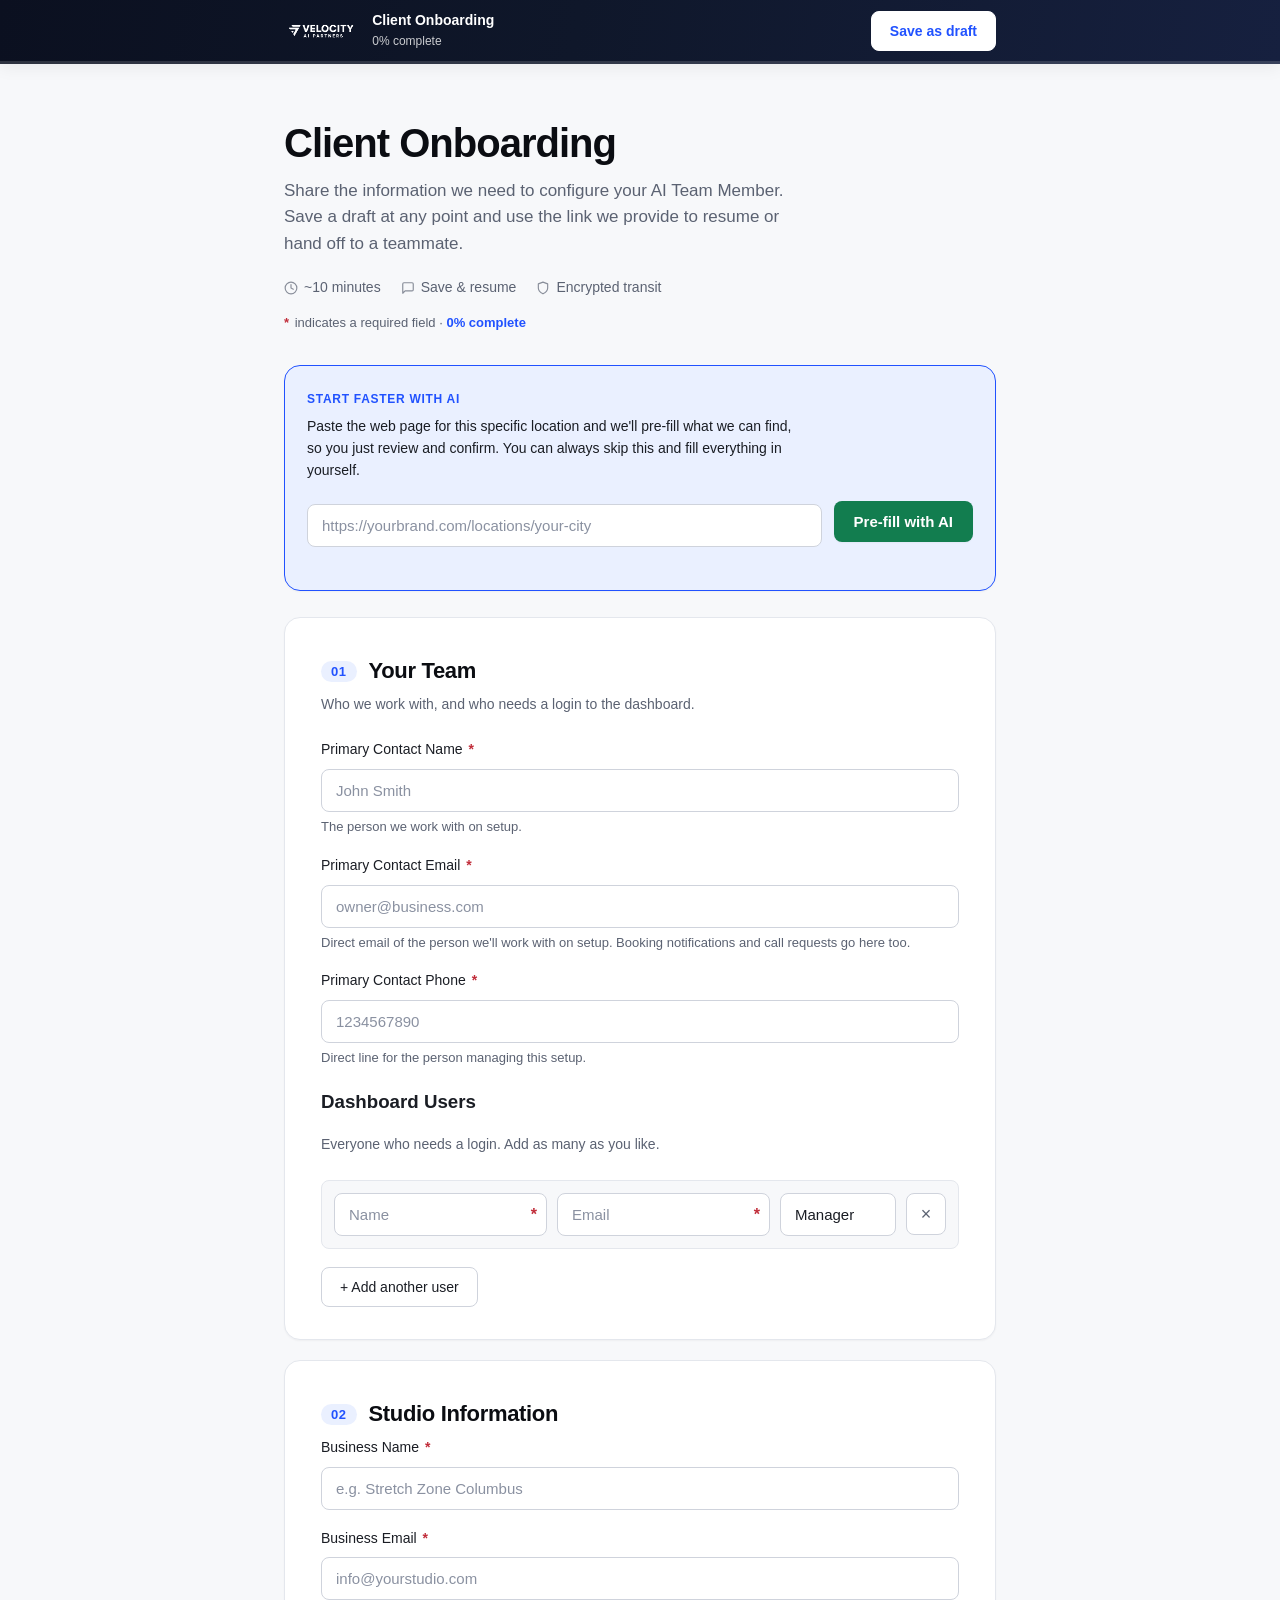
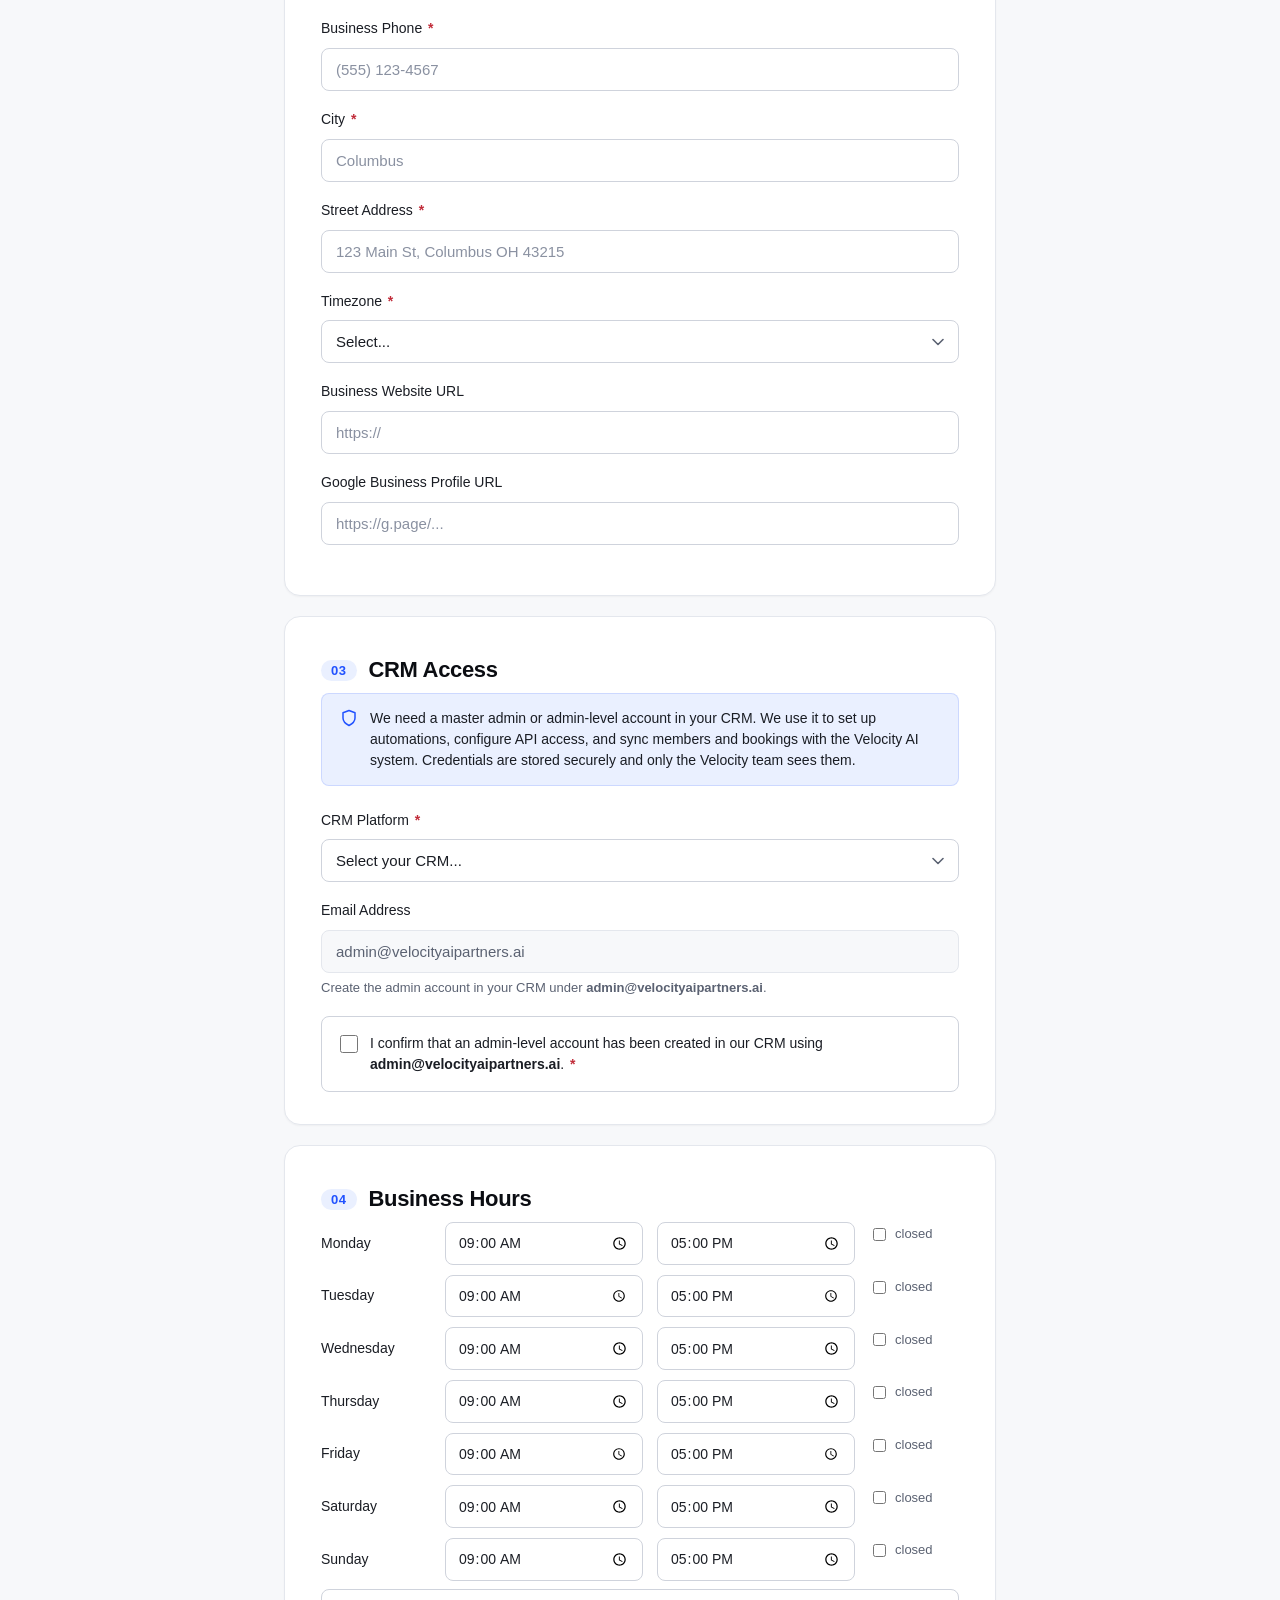
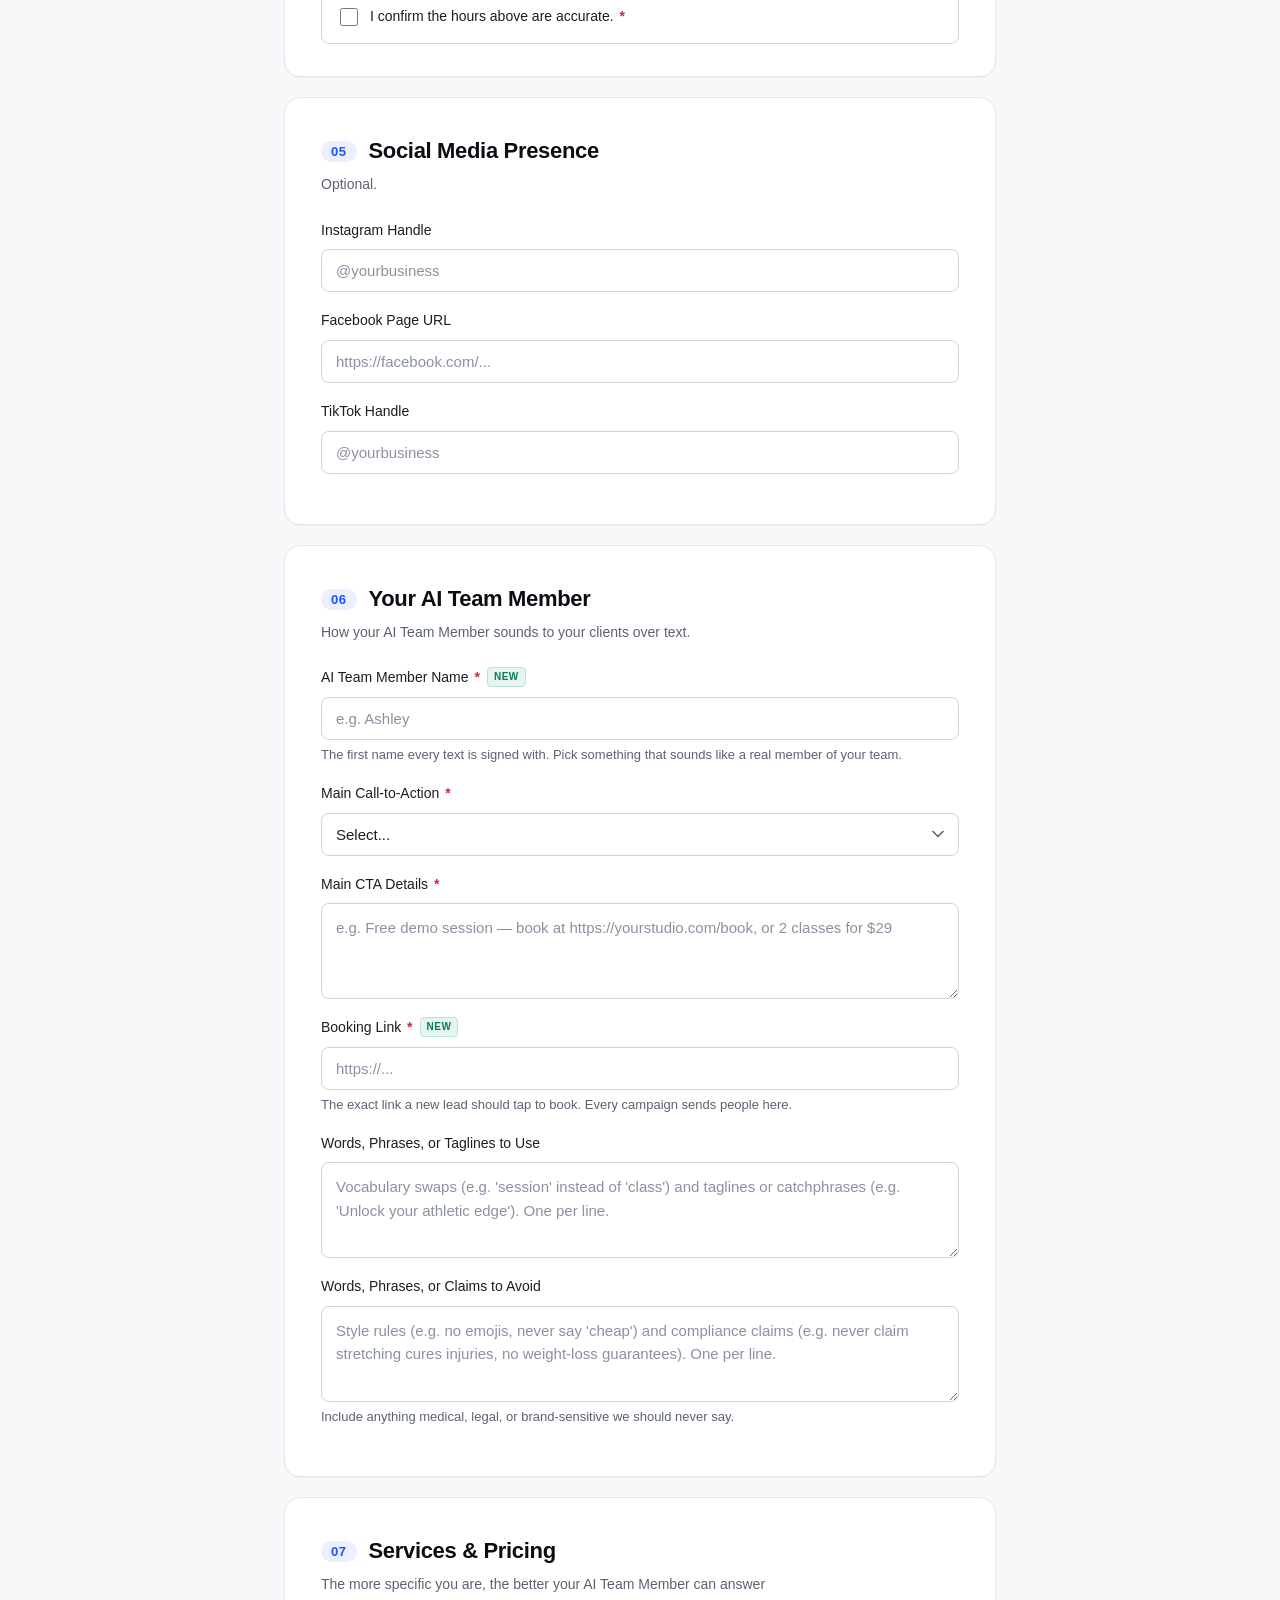
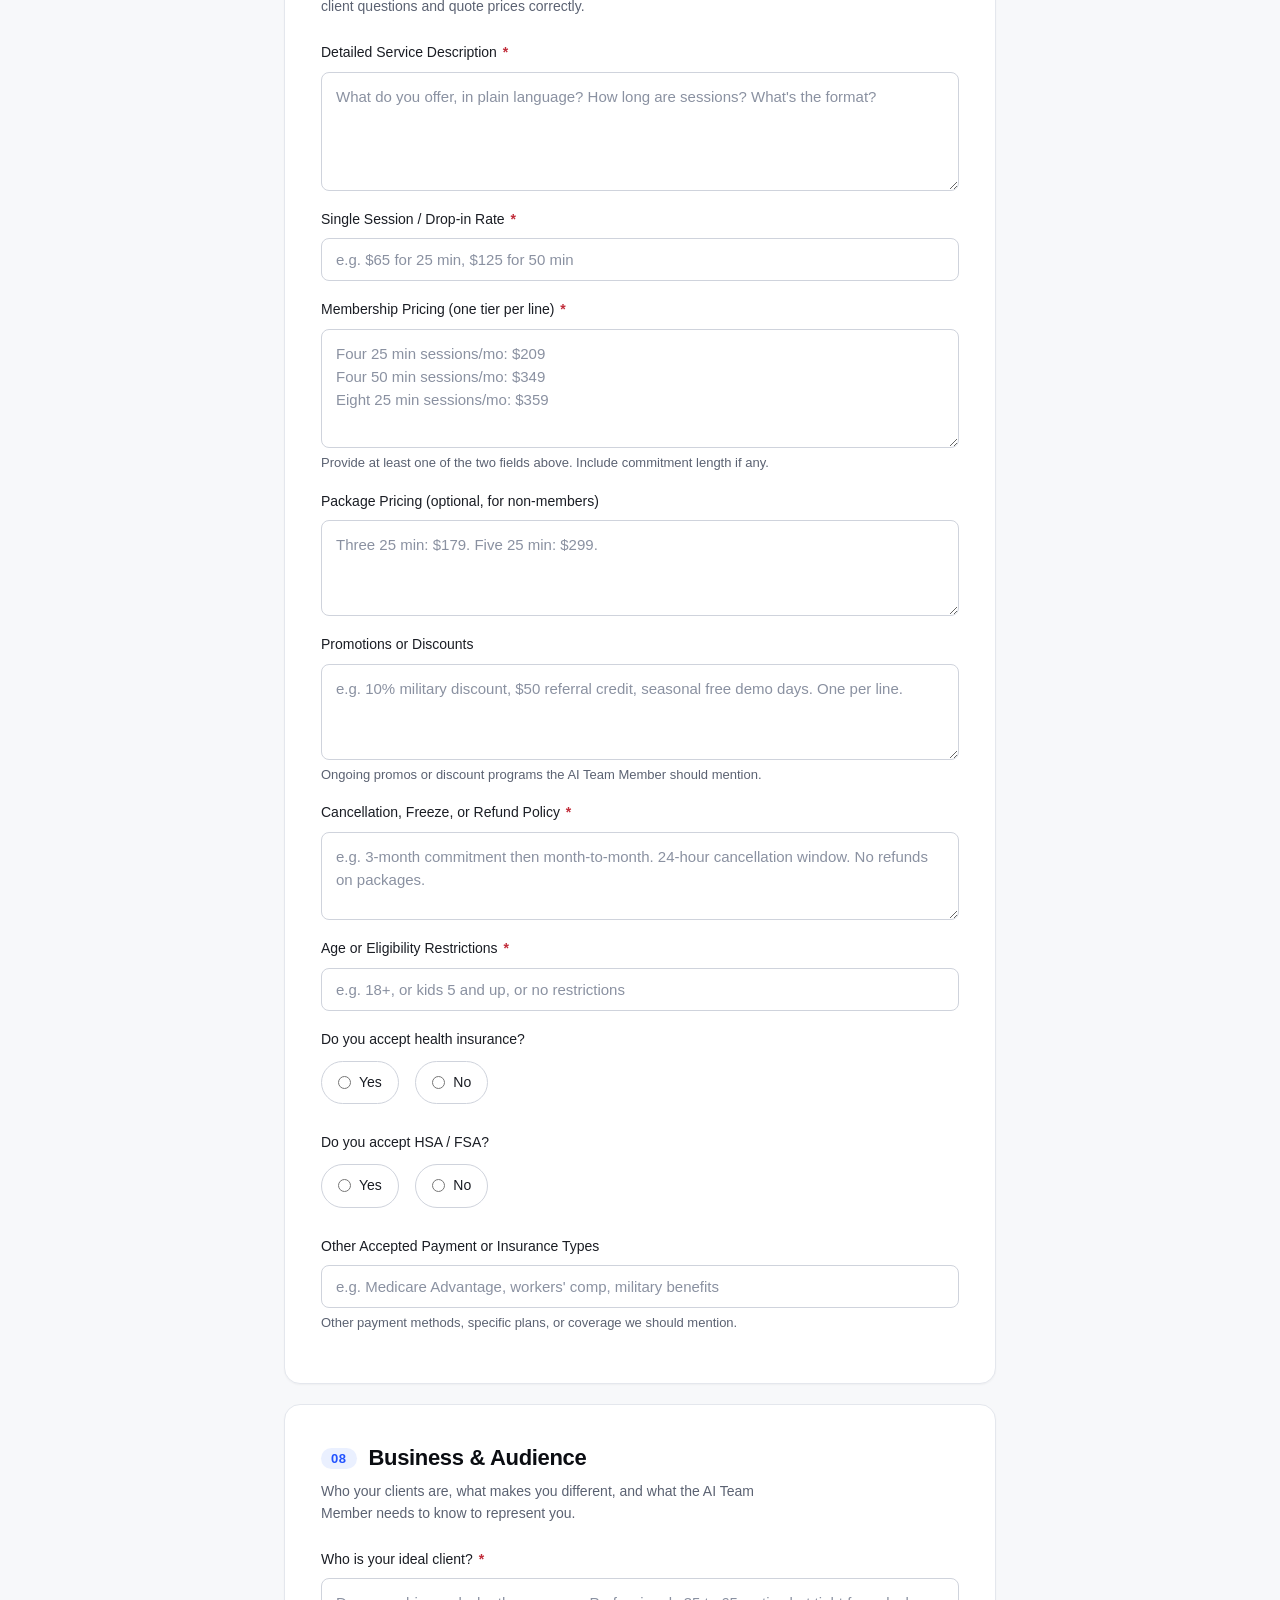
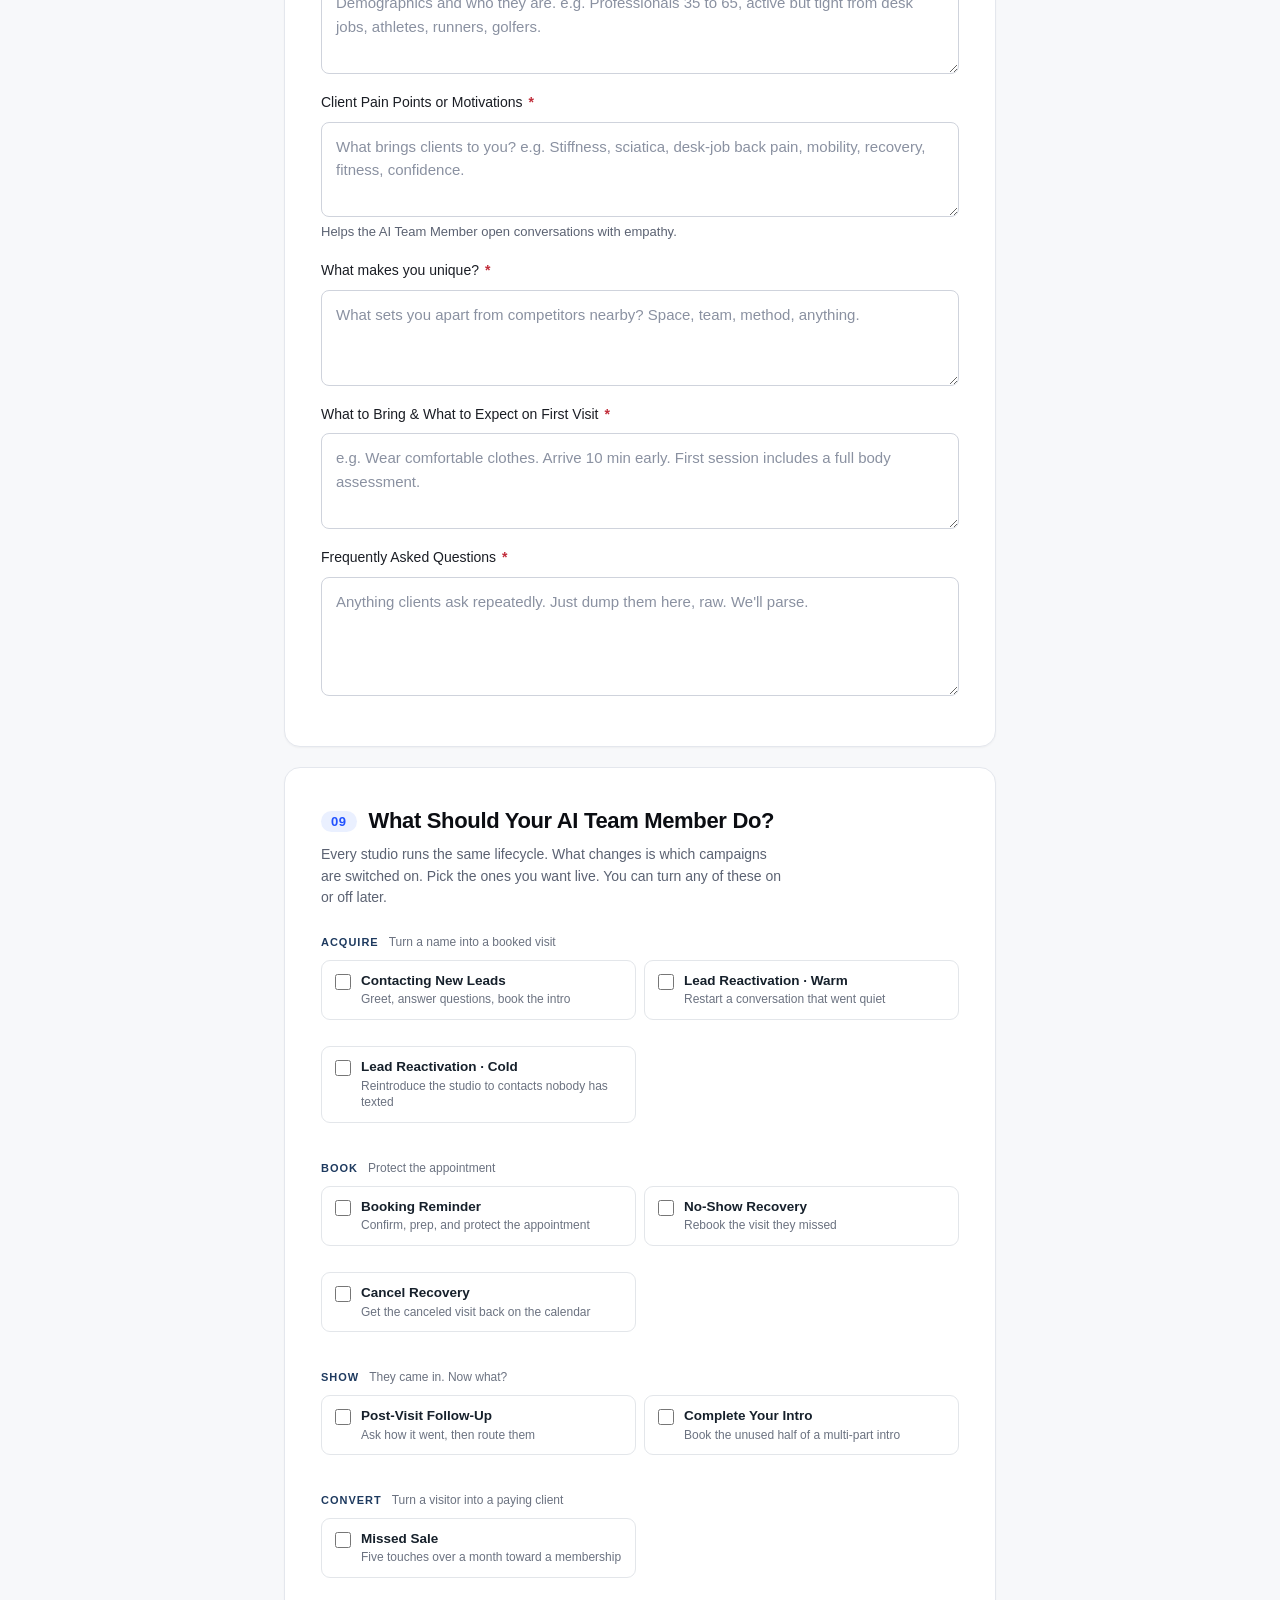
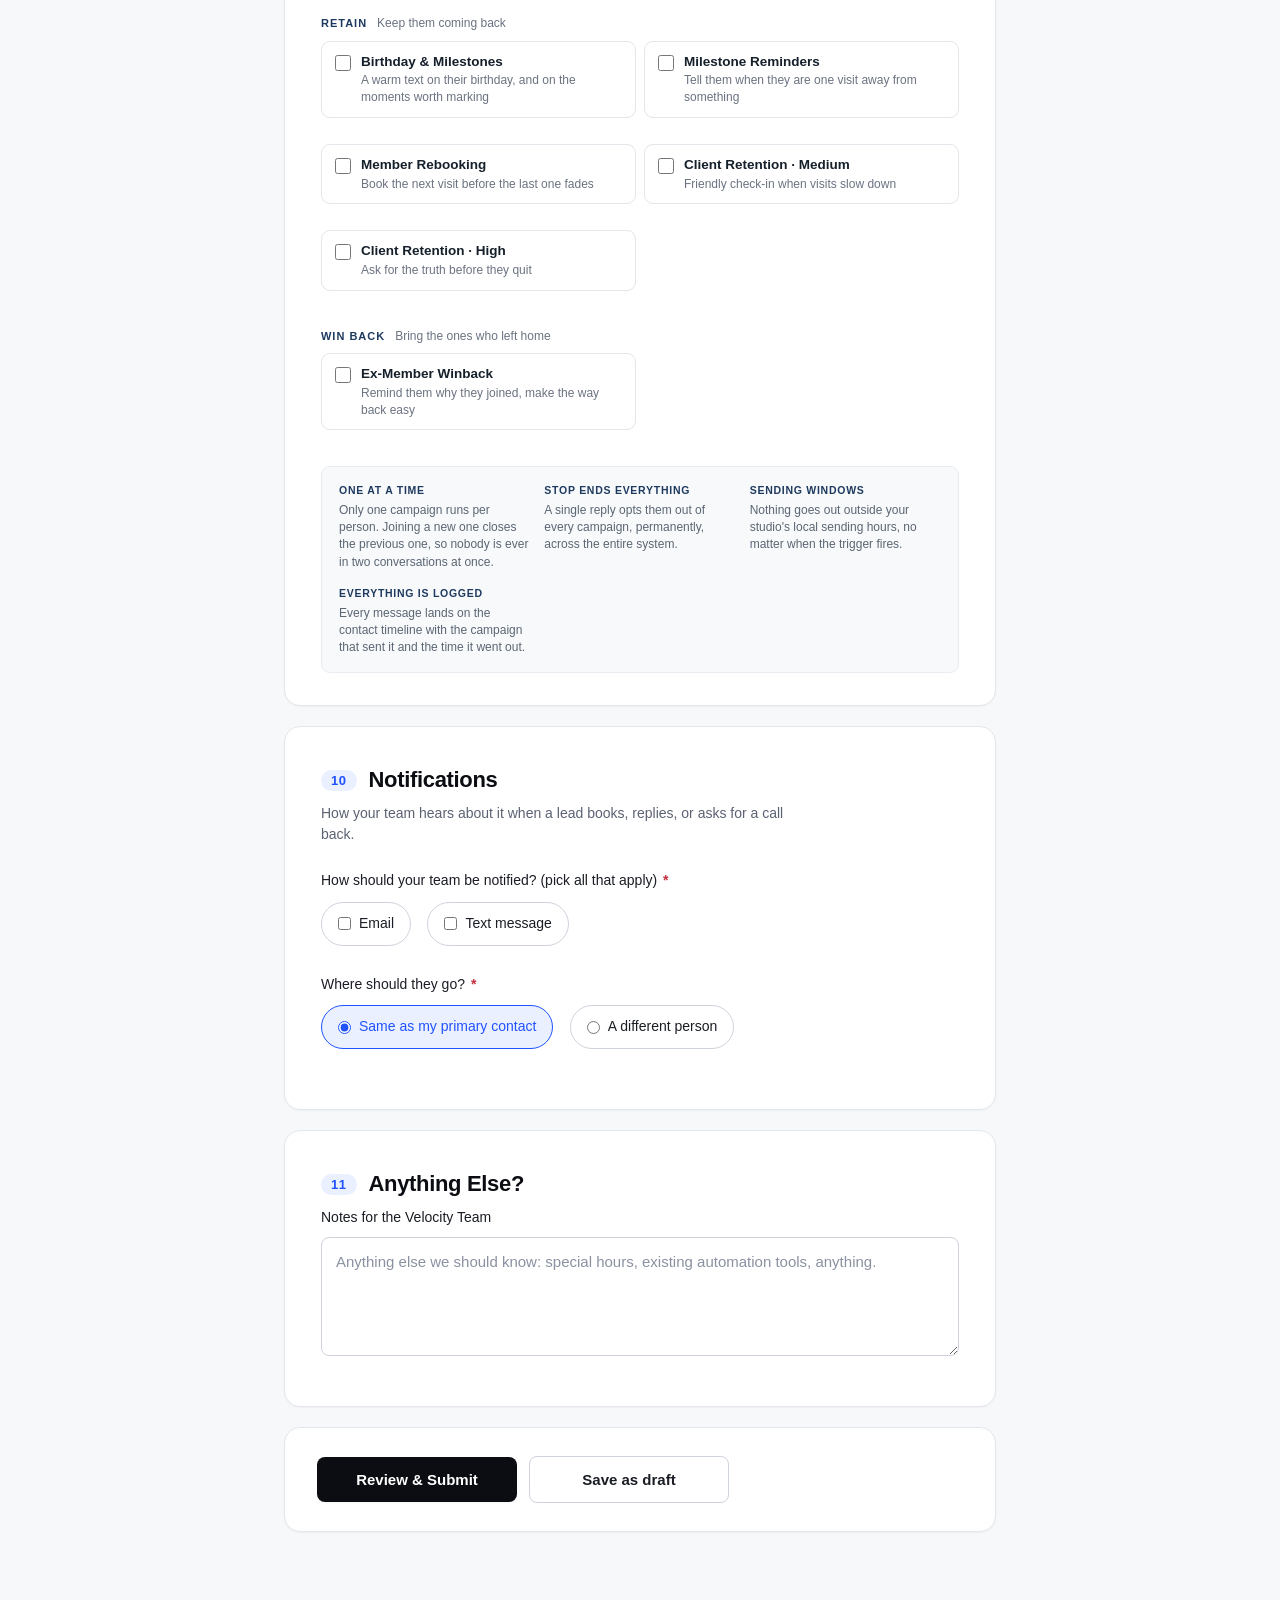
<file: index.html>
<!DOCTYPE html>
<html lang="en">
<head>
<meta charset="UTF-8">
<meta name="viewport" content="width=device-width, initial-scale=1.0">
<script>
  // Variant router: ?form=redesign, ?form=trimmed, ?form=franchisor,
  // ?form=magretti, ?form=song-koh, ?form=gorman, ?form=pelaez-spata,
  // ?form=western-springs, and ?form=willowbrook serve the variant pages.
  // Default (no param) = this full live form.
  // Kept when v2 was promoted to index.html on 2026-08-02: the main app builds
  // admin links as `${INTAKE_FORM_URL}?form=<slug>` (ClientOnboarding.tsx:627),
  // so removing this breaks every variant link on /client-onboarding.
  (function () {
    try {
      var f = new URLSearchParams(location.search).get('form');
      if (f === 'redesign') location.replace('redesign.html' + location.hash);
      else if (f === 'trimmed') location.replace('trimmed.html' + location.hash);
      else if (f === 'franchisor') location.replace('franchisor.html' + location.hash);
      else if (f === 'magretti') location.replace('magretti.html' + location.hash);
      // song-koh was the 2026-07-30 fork. Reston now runs on this form via the
      // CLIENT_PREFILLS config in form.js, so the old slug points at the
      // vanity path instead of the stale fork file.
      else if (f === 'song-koh') location.replace('/reston' + location.hash);
      else if (f === 'gorman') location.replace('gorman.html' + location.hash);
      else if (f === 'pelaez-spata') location.replace('pelaez-spata.html' + location.hash);
      else if (f === 'western-springs') location.replace('western-springs.html' + location.hash);
      else if (f === 'willowbrook') location.replace('willowbrook.html' + location.hash);
    } catch (e) {}
  })();
</script>
<meta name="robots" content="noindex, nofollow">
<title>Velocity AI Partners &mdash; Client Onboarding</title>
<meta name="description" content="Share the details we need to configure your AI Team Member on the Velocity AI platform.">
<!-- The transparent PNG mark, not favicon.jpg: that is a 476x474 JPEG being
     squeezed into a 16px tab, five times the bytes with a navy box baked in
     because JPEG has no alpha. favicon.jpg stays in the repo - the six forked
     client forms still reference it. ?v= because browsers cache favicons hard. -->
<link rel="icon" type="image/png" href="velocity-mark.png?v=1">
<link rel="preconnect" href="https://rsms.me/">
<link rel="stylesheet" href="https://rsms.me/inter/inter.css">
<link rel="stylesheet" href="styles.css?v=23">
<style>
  /* Styles added with the 2026-08-02 restructure. Kept inline so styles.css
     stays byte-identical for the per-client forked forms that still share it.
     Fold into styles.css once those forks are retired. */
  .stage { margin: 0 0 18px; }
  .stage__head { display: flex; align-items: baseline; gap: 10px; margin: 0 0 8px; }
  .stage__name { font-size: 11px; font-weight: 700; letter-spacing: .09em;
    text-transform: uppercase; color: #1e3a5f; }
  .stage__desc { font-size: 12px; color: #6b7280; }
  .camp-grid { display: grid; grid-template-columns: repeat(auto-fill, minmax(268px, 1fr));
    gap: 8px; }
  .camp { display: flex; gap: 10px; align-items: flex-start; padding: 11px 13px;
    border: 1px solid #e3e6ea; border-radius: 9px; cursor: pointer;
    transition: border-color .12s, background .12s; background: #fff; }
  .camp:hover { border-color: #b9c2cc; background: #fbfcfd; }
  .camp:has(input:checked) { border-color: #1e3a5f; background: #f4f7fb; }
  .camp input { margin: 2px 0 0; flex: 0 0 auto; width: 16px; height: 16px;
    accent-color: #1e3a5f; cursor: pointer; }
  .camp__body { display: flex; flex-direction: column; gap: 2px; min-width: 0; }
  .camp__name { font-size: 13.5px; font-weight: 600; color: #16202b; line-height: 1.3; }
  .camp__desc { font-size: 12px; color: #6b7280; line-height: 1.4; }
  .rails { display: grid; grid-template-columns: repeat(auto-fit, minmax(190px, 1fr));
    gap: 14px; margin: 18px 0 0; padding: 15px 17px; border-radius: 9px;
    background: #f7f9fb; border: 1px solid #e8ecf0; }
  .rail__name { font-size: 10.5px; font-weight: 700; letter-spacing: .07em;
    text-transform: uppercase; color: #1e3a5f; margin: 0 0 3px; }
  .rail__desc { font-size: 12px; color: #5b6673; line-height: 1.45; margin: 0; }
  .new-flag { display: inline-block; font-size: 10px; font-weight: 700;
    letter-spacing: .05em; text-transform: uppercase; color: #0a7d55;
    background: #e6f6ef; border: 1px solid #b9e5d2; border-radius: 4px;
    padding: 1px 6px; margin-left: 7px; vertical-align: 2px; }
  @media (max-width: 560px) { .camp-grid { grid-template-columns: 1fr; } }
  /* Dashboard-user rows gained a role select, so the grid needs a fourth column.
     Declared here rather than in styles.css because that file is shared with the
     live v1 form, which still has three. Mobile keeps the stacked single column
     from the styles.css 640px breakpoint. */
  #users-list .user-row { grid-template-columns: 1fr 1fr 116px 40px; }
  @media (max-width: 640px) { #users-list .user-row { grid-template-columns: 1fr; } }
  /* Autosave indicator in the sticky bar. Quiet by default so it reassures
     without competing with the progress percentage. */
  .autosave-status { display: block; font-size: 11px; line-height: 1.3;
    color: rgba(255,255,255,.62); margin-top: 1px; }
  .autosave-status[data-tone="ok"]   { color: rgba(150,235,190,.95); }
  .autosave-status[data-tone="busy"] { color: rgba(255,255,255,.82); }
  .autosave-status[data-tone="warn"] { color: rgba(255,214,150,.95); }
</style>
</head>
<body>
<div class="progress-bar" role="progressbar" aria-label="Required fields completed" aria-valuemin="0" aria-valuemax="100" aria-valuenow="0"><div class="progress-bar__fill" id="progress-fill"></div></div>

<!-- Sticky save-draft bar. Always on screen at every scroll position so the save
     action is never out of reach; mirrors #save-draft-btn at the foot of the form. -->
<div class="sticky-draft" id="sticky-draft">
  <div class="sticky-draft__bar">
    <img src="velocity-logo-white.png" alt="Velocity AI Partners" class="sticky-draft__logo">
    <div class="sticky-draft__meta">
      <span class="sticky-draft__title">Client Onboarding</span>
      <span class="sticky-draft__progress" id="sticky-progress-text">0% complete</span>
      <span class="autosave-status" id="autosave-status" aria-live="polite"></span>
    </div>
    <button type="button" id="sticky-save-draft-btn" class="btn-secondary sticky-draft__btn">Save as draft</button>
    <!-- Collapses the draft link out of the way. Stays hidden until there is a
         draft to link to, so it never shows an empty panel. -->
    <button type="button" id="sticky-link-toggle" class="sticky-draft__toggle" hidden aria-expanded="false" aria-controls="sticky-draft-panel" aria-label="Show draft link" title="Show draft link">
      <svg width="18" height="18" viewBox="0 0 24 24" fill="none" stroke="currentColor" stroke-width="2.2" stroke-linecap="round" stroke-linejoin="round" aria-hidden="true"><polyline points="6 9 12 15 18 9"/></svg>
    </button>
  </div>
  <!-- Mirrors #progress-fill. The page's 3px accent bar is invisible against the
       navy bar, so the same percentage is redrawn here in white. -->
  <div class="sticky-draft__track"><div class="sticky-draft__track-fill" id="sticky-progress-fill"></div></div>
  <div class="sticky-draft__panel" id="sticky-draft-panel">
    <div class="sticky-draft__panel-inner">
      <div class="draft-banner-title">Draft saved</div>
      <p class="draft-banner-note">Share this link to continue on any device, or send it to the client to let them finish filling in the rest.</p>
      <div class="draft-link-row">
        <input type="text" id="sticky-draft-link" readonly aria-label="Draft link">
        <button type="button" id="sticky-copy-link-btn" class="btn-secondary">Copy link</button>
      </div>
    </div>
  </div>
</div>

<main class="container">
  <div id="preview-banner" class="trust-banner" style="background:#fff4e5;border-color:#f0c894;color:#7a4a06;margin-bottom:18px;" hidden>
    <strong>Preview mode.</strong> You are running this form locally. Nothing you type is saved and nothing is sent to the Velocity team.
  </div>
  <header>
    <h1>Client Onboarding</h1>
    <p class="lead">Share the information we need to configure your AI Team Member. Save a draft at any point and use the link we provide to resume or hand off to a teammate.</p>
    <div class="meta-row">
      <span><svg width="14" height="14" viewBox="0 0 24 24" fill="none" stroke="currentColor" stroke-width="2" stroke-linecap="round" stroke-linejoin="round"><circle cx="12" cy="12" r="10"/><polyline points="12 6 12 12 16 14"/></svg> ~10 minutes</span>
      <span><svg width="14" height="14" viewBox="0 0 24 24" fill="none" stroke="currentColor" stroke-width="2" stroke-linecap="round" stroke-linejoin="round"><path d="M21 15a2 2 0 0 1-2 2H7l-4 4V5a2 2 0 0 1 2-2h14a2 2 0 0 1 2 2z"/></svg> Save &amp; resume</span>
      <span><svg width="14" height="14" viewBox="0 0 24 24" fill="none" stroke="currentColor" stroke-width="2" stroke-linecap="round" stroke-linejoin="round"><path d="M12 22s8-4 8-10V5l-8-3-8 3v7c0 6 8 10 8 10z"/></svg> Encrypted transit</span>
    </div>
    <p class="required-note"><span class="req" aria-hidden="true">*</span> indicates a required field · <span id="progress-text">0% complete</span></p>
  </header>

  <form id="intake-form" novalidate>

    <div class="prefill-hero">
      <span class="prefill-hero__kicker">Start faster with AI</span>
      <p class="prefill-hero__lead">Paste the web page for this specific location and we'll pre-fill what we can find, so you just review and confirm. You can always skip this and fill everything in yourself.</p>
      <div class="prefill-hero__row">
        <input type="url" id="location-page-url" name="location_page_url" class="prefill-hero__input" placeholder="https://yourbrand.com/locations/your-city" aria-label="Your location page URL">
        <button type="button" id="prefill-btn" class="btn-prefill">Pre-fill with AI</button>
      </div>
      <span class="prefill-status" id="prefill-status" aria-live="polite"></span>
    </div>

    <section>
      <h2>Your Team</h2>
      <p class="section-hint">Who we work with, and who needs a login to the dashboard.</p>

      <label>
        Primary Contact Name <span class="req" aria-hidden="true">*</span>
        <input type="text" name="contact_name" required placeholder="John Smith">
        <small>The person we work with on setup.</small>
      </label>

      <label>
        Primary Contact Email <span class="req" aria-hidden="true">*</span>
        <input type="email" name="contact_email" required placeholder="owner@business.com">
        <small>Direct email of the person we'll work with on setup. Booking notifications and call requests go here too.</small>
      </label>

      <label>
        Primary Contact Phone <span class="req" aria-hidden="true">*</span>
        <input type="tel" name="contact_phone" required placeholder="1234567890">
        <small>Direct line for the person managing this setup.</small>
      </label>

      <h3 class="subhead">Dashboard Users</h3>
      <p class="section-hint">Everyone who needs a login. Add as many as you like.</p>

      <div id="users-list">
        <!-- rendered by form.js -->
      </div>

      <button type="button" id="add-user" class="btn-secondary">+ Add another user</button>
    </section>

    <section>
      <h2>Studio Information</h2>

      <label>
        Business Name <span class="req" aria-hidden="true">*</span>
        <input type="text" name="business_name" required placeholder="e.g. Stretch Zone Columbus">
      </label>

      <label>
        Business Email <span class="req" aria-hidden="true">*</span>
        <input type="email" name="business_email" required placeholder="info@yourstudio.com">
      </label>

      <label>
        Business Phone <span class="req" aria-hidden="true">*</span>
        <input type="tel" name="business_phone" required placeholder="(555) 123-4567">
      </label>

      <label>
        City <span class="req" aria-hidden="true">*</span>
        <input type="text" name="city" required placeholder="Columbus">
      </label>

      <label>
        Street Address <span class="req" aria-hidden="true">*</span>
        <input type="text" name="address" required placeholder="123 Main St, Columbus OH 43215">
      </label>

      <label>
        Timezone <span class="req" aria-hidden="true">*</span>
        <select name="timezone" required>
          <option value="">Select...</option>
          <optgroup label="United States">
            <option value="America/New_York">Eastern (New York)</option>
            <option value="America/Detroit">Eastern — Michigan (Detroit)</option>
            <option value="America/Indiana/Indianapolis">Eastern — Indiana (Indianapolis)</option>
            <option value="America/Kentucky/Louisville">Eastern — Kentucky (Louisville)</option>
            <option value="America/Chicago">Central (Chicago)</option>
            <option value="America/Menominee">Central — Michigan UP (Menominee)</option>
            <option value="America/Denver">Mountain (Denver)</option>
            <option value="America/Boise">Mountain — Idaho (Boise)</option>
            <option value="America/Phoenix">Mountain — Arizona, no DST (Phoenix)</option>
            <option value="America/Los_Angeles">Pacific (Los Angeles)</option>
            <option value="America/Anchorage">Alaska (Anchorage)</option>
            <option value="America/Juneau">Alaska — Juneau</option>
            <option value="America/Adak">Hawaii–Aleutian (Adak)</option>
            <option value="Pacific/Honolulu">Hawaii (Honolulu)</option>
          </optgroup>
          <optgroup label="U.S. Territories">
            <option value="America/Puerto_Rico">Atlantic — Puerto Rico</option>
            <option value="America/St_Thomas">Atlantic — U.S. Virgin Islands (St Thomas)</option>
            <option value="Pacific/Guam">Chamorro — Guam</option>
            <option value="Pacific/Saipan">Chamorro — Northern Mariana Is. (Saipan)</option>
            <option value="Pacific/Pago_Pago">Samoa — American Samoa (Pago Pago)</option>
          </optgroup>
          <optgroup label="Canada">
            <option value="America/Toronto">Eastern — Toronto</option>
            <option value="America/Winnipeg">Central — Winnipeg</option>
            <option value="America/Regina">Central — Saskatchewan, no DST (Regina)</option>
            <option value="America/Edmonton">Mountain — Edmonton</option>
            <option value="America/Vancouver">Pacific — Vancouver</option>
            <option value="America/Halifax">Atlantic — Halifax</option>
            <option value="America/St_Johns">Newfoundland — St John's</option>
          </optgroup>
          <optgroup label="Mexico, Central &amp; South America">
            <option value="America/Mexico_City">Mexico City</option>
            <option value="America/Tijuana">Tijuana</option>
            <option value="America/Monterrey">Monterrey</option>
            <option value="America/Guatemala">Guatemala City</option>
            <option value="America/Costa_Rica">Costa Rica</option>
            <option value="America/Panama">Panama</option>
            <option value="America/Bogota">Bogotá</option>
            <option value="America/Lima">Lima</option>
            <option value="America/Santiago">Santiago</option>
            <option value="America/Argentina/Buenos_Aires">Buenos Aires</option>
            <option value="America/Sao_Paulo">São Paulo</option>
          </optgroup>
          <optgroup label="Europe">
            <option value="Europe/London">London</option>
            <option value="Europe/Dublin">Dublin</option>
            <option value="Europe/Lisbon">Lisbon</option>
            <option value="Europe/Paris">Paris</option>
            <option value="Europe/Madrid">Madrid</option>
            <option value="Europe/Amsterdam">Amsterdam</option>
            <option value="Europe/Brussels">Brussels</option>
            <option value="Europe/Berlin">Berlin</option>
            <option value="Europe/Zurich">Zurich</option>
            <option value="Europe/Rome">Rome</option>
            <option value="Europe/Vienna">Vienna</option>
            <option value="Europe/Warsaw">Warsaw</option>
            <option value="Europe/Stockholm">Stockholm</option>
            <option value="Europe/Oslo">Oslo</option>
            <option value="Europe/Copenhagen">Copenhagen</option>
            <option value="Europe/Helsinki">Helsinki</option>
            <option value="Europe/Athens">Athens</option>
            <option value="Europe/Istanbul">Istanbul</option>
            <option value="Europe/Moscow">Moscow</option>
          </optgroup>
          <optgroup label="Middle East &amp; Africa">
            <option value="Asia/Dubai">Dubai</option>
            <option value="Asia/Riyadh">Riyadh</option>
            <option value="Asia/Tel_Aviv">Tel Aviv</option>
            <option value="Africa/Johannesburg">Johannesburg</option>
            <option value="Africa/Cairo">Cairo</option>
            <option value="Africa/Nairobi">Nairobi</option>
            <option value="Africa/Lagos">Lagos</option>
          </optgroup>
          <optgroup label="Asia">
            <option value="Asia/Karachi">Karachi</option>
            <option value="Asia/Kolkata">India Standard Time (Kolkata)</option>
            <option value="Asia/Dhaka">Dhaka</option>
            <option value="Asia/Bangkok">Bangkok</option>
            <option value="Asia/Jakarta">Jakarta</option>
            <option value="Asia/Singapore">Singapore</option>
            <option value="Asia/Kuala_Lumpur">Kuala Lumpur</option>
            <option value="Asia/Manila">Manila</option>
            <option value="Asia/Hong_Kong">Hong Kong</option>
            <option value="Asia/Shanghai">Shanghai / Beijing</option>
            <option value="Asia/Taipei">Taipei</option>
            <option value="Asia/Tokyo">Tokyo</option>
            <option value="Asia/Seoul">Seoul</option>
          </optgroup>
          <optgroup label="Australia &amp; Pacific">
            <option value="Australia/Perth">Perth</option>
            <option value="Australia/Adelaide">Adelaide</option>
            <option value="Australia/Brisbane">Brisbane</option>
            <option value="Australia/Sydney">Sydney</option>
            <option value="Australia/Melbourne">Melbourne</option>
            <option value="Australia/Hobart">Hobart</option>
            <option value="Pacific/Auckland">Auckland</option>
            <option value="Pacific/Fiji">Fiji</option>
          </optgroup>
          <optgroup label="UTC">
            <option value="UTC">UTC (Coordinated Universal Time)</option>
          </optgroup>
        </select>
      </label>
      <label>
        Business Website URL
        <input type="url" name="website_url" placeholder="https://">
      </label>

      <label>
        Google Business Profile URL
        <input type="url" name="google_business_profile_url" placeholder="https://g.page/...">
      </label>

      <!-- Removed 2026-08-02 (George): chain/franchise, parent brand, store ID,
           StretchLab booking-payment link and studio logo. All of these are
           things we already know or can look up ourselves, so they are set on
           the Velocity side rather than asked of the client. -->
    </section>

    <section>
      <h2>CRM Access</h2>
      <div class="trust-banner">
        We need a master admin or admin-level account in your CRM. We use it to set up automations, configure API access, and sync members and bookings with the Velocity AI system. Credentials are stored securely and only the Velocity team sees them.
      </div>

      <label>
        CRM Platform <span class="req" aria-hidden="true">*</span>
        <select name="crm_platform" required>
          <option value="">Select your CRM...</option>
          <option value="clubready">ClubReady</option>
          <option value="wellnessliving">WellnessLiving</option>
          <option value="spark">Spark Membership</option>
          <option value="mindbody">Mindbody</option>
          <option value="arketa">Arketa</option>
          <option value="other">Other (tell us below)</option>
        </select>
      </label>

      <label id="crm-other-wrap" hidden>
        Which CRM do you use? <span class="req" aria-hidden="true">*</span>
        <input type="text" name="crm_platform_other" placeholder="e.g. Zen Planner, Glofox, Pike13">
      </label>

      <label>
        Email Address
        <input type="email" value="admin@velocityaipartners.ai" readonly tabindex="-1" aria-readonly="true">
        <small>Create the admin account in your CRM under <strong>admin@velocityaipartners.ai</strong>.</small>
      </label>

      <label class="attestation">
        <input type="checkbox" name="crm_account_confirmed" required>
        <span>I confirm that an admin-level account has been created in our CRM using <strong>admin@velocityaipartners.ai</strong>. <span class="req" aria-hidden="true">*</span></span>
      </label>
    </section>

    <section>
      <h2>Business Hours</h2>

      <div class="hours-grid" id="hours-grid">
        <!-- rendered by form.js -->
      </div>

      <label class="attestation">
        <input type="checkbox" name="hours_confirmed" required>
        <span>I confirm the hours above are accurate. <span class="req" aria-hidden="true">*</span></span>
      </label>
    </section>

    <section>
      <h2>Social Media Presence</h2>
      <p class="section-hint">Optional.</p>

      <label>
        Instagram Handle
        <input type="text" name="instagram_handle" placeholder="@yourbusiness">
      </label>

      <label>
        Facebook Page URL
        <input type="url" name="facebook_page_url" placeholder="https://facebook.com/...">
      </label>

      <label>
        TikTok Handle
        <input type="text" name="tiktok_handle" placeholder="@yourbusiness">
      </label>
    </section>

    <section>
      <h2>Your AI Team Member</h2>
      <p class="section-hint">How your AI Team Member sounds to your clients over text.</p>

      <label>
        AI Team Member Name <span class="req" aria-hidden="true">*</span><span class="new-flag">New</span>
        <input type="text" name="assistant_name" required placeholder="e.g. Ashley">
        <small>The first name every text is signed with. Pick something that sounds like a real member of your team.</small>
      </label>

      <!-- Removed 2026-08-02 (George): sign-off name, AI Team Member voice,
           voice specifics, AI Team Member tone and tone specifics. Voice and
           tone guidance now comes from the words-to-use / words-to-avoid
           fields below, which clients answer in their own language. -->

      <label>
        Main Call-to-Action <span class="req" aria-hidden="true">*</span>
        <select name="main_cta" required>
          <option value="">Select...</option>
          <option value="book_demo">Book a free demo</option>
          <option value="schedule_call">Schedule a call</option>
          <option value="start_trial">Start free trial</option>
          <option value="buy_membership">Buy a membership</option>
          <option value="other">Other (tell us below)</option>
        </select>
      </label>

      <label id="main-cta-other-wrap" hidden>
        Your Main Call-to-Action <span class="req" aria-hidden="true">*</span>
        <input type="text" name="main_cta_other" placeholder="e.g. Book a free assessment">
      </label>

      <label>
        Main CTA Details <span class="req" aria-hidden="true">*</span>
        <textarea name="intro_offer" rows="3" required placeholder="e.g. Free demo session — book at https://yourstudio.com/book, or 2 classes for $29"></textarea>
      </label>

      <label>
        Booking Link <span class="req" aria-hidden="true">*</span><span class="new-flag">New</span>
        <input type="url" name="trial_booking_url" required placeholder="https://...">
        <small>The exact link a new lead should tap to book. Every campaign sends people here.</small>
      </label>

      <!-- Removed 2026-08-02 (George): "Is the first visit free?". It follows
           from the Main Call-to-Action, so has_free_trial is derived in
           buildPayload() rather than asked. -->

      <label>
        Words, Phrases, or Taglines to Use
        <textarea name="preferred_words" rows="3" placeholder="Vocabulary swaps (e.g. 'session' instead of 'class') and taglines or catchphrases (e.g. 'Unlock your athletic edge'). One per line."></textarea>
      </label>

      <label>
        Words, Phrases, or Claims to Avoid
        <textarea name="avoid_words" rows="3" placeholder="Style rules (e.g. no emojis, never say 'cheap') and compliance claims (e.g. never claim stretching cures injuries, no weight-loss guarantees). One per line."></textarea>
        <small>Include anything medical, legal, or brand-sensitive we should never say.</small>
      </label>
    </section>

    <section>
      <h2>Services &amp; Pricing</h2>
      <p class="section-hint">The more specific you are, the better your AI Team Member can answer client questions and quote prices correctly.</p>

      <label>
        Detailed Service Description <span class="req" aria-hidden="true">*</span>
        <textarea name="bk_service_description" rows="4" required placeholder="What do you offer, in plain language? How long are sessions? What's the format?"></textarea>
      </label>

      <label>
        Single Session / Drop-in Rate <span class="req" aria-hidden="true">*</span>
        <input type="text" name="bk_single_session_rate" placeholder="e.g. $65 for 25 min, $125 for 50 min">
      </label>

      <label>
        Membership Pricing (one tier per line) <span class="req" aria-hidden="true">*</span>
        <textarea name="bk_membership_pricing" rows="4" placeholder="Four 25 min sessions/mo: $209&#10;Four 50 min sessions/mo: $349&#10;Eight 25 min sessions/mo: $359"></textarea>
        <small>Provide at least one of the two fields above. Include commitment length if any.</small>
      </label>

      <label>
        Package Pricing (optional, for non-members)
        <textarea name="bk_package_pricing" rows="3" placeholder="Three 25 min: $179. Five 25 min: $299."></textarea>
      </label>

      <label>
        Promotions or Discounts
        <textarea name="bk_promotions" rows="3" placeholder="e.g. 10% military discount, $50 referral credit, seasonal free demo days. One per line."></textarea>
        <small>Ongoing promos or discount programs the AI Team Member should mention.</small>
      </label>

      <label>
        Cancellation, Freeze, or Refund Policy <span class="req" aria-hidden="true">*</span>
        <textarea name="bk_cancellation_policy" rows="2" required placeholder="e.g. 3-month commitment then month-to-month. 24-hour cancellation window. No refunds on packages."></textarea>
      </label>

      <label>
        Age or Eligibility Restrictions <span class="req" aria-hidden="true">*</span>
        <input type="text" name="bk_eligibility" required placeholder="e.g. 18+, or kids 5 and up, or no restrictions">
      </label>

      <fieldset class="pill-group">
        <legend>Do you accept health insurance?</legend>
        <label class="pill"><input type="radio" name="bk_accepts_insurance" value="yes"> Yes</label>
        <label class="pill"><input type="radio" name="bk_accepts_insurance" value="no"> No</label>
      </fieldset>

      <fieldset class="pill-group">
        <legend>Do you accept HSA / FSA?</legend>
        <label class="pill"><input type="radio" name="bk_accepts_hsa_fsa" value="yes"> Yes</label>
        <label class="pill"><input type="radio" name="bk_accepts_hsa_fsa" value="no"> No</label>
      </fieldset>

      <label>
        Other Accepted Payment or Insurance Types
        <input type="text" name="bk_insurance_notes" placeholder="e.g. Medicare Advantage, workers' comp, military benefits">
        <small>Other payment methods, specific plans, or coverage we should mention.</small>
      </label>
    </section>

    <section>
      <h2>Business &amp; Audience</h2>
      <p class="section-hint">Who your clients are, what makes you different, and what the AI Team Member needs to know to represent you.</p>

      <label>
        Who is your ideal client? <span class="req" aria-hidden="true">*</span>
        <textarea name="bk_ideal_client" rows="3" required placeholder="Demographics and who they are. e.g. Professionals 35 to 65, active but tight from desk jobs, athletes, runners, golfers."></textarea>
      </label>

      <label>
        Client Pain Points or Motivations <span class="req" aria-hidden="true">*</span>
        <textarea name="bk_pain_points" rows="3" required placeholder="What brings clients to you? e.g. Stiffness, sciatica, desk-job back pain, mobility, recovery, fitness, confidence."></textarea>
        <small>Helps the AI Team Member open conversations with empathy.</small>
      </label>

      <label>
        What makes you unique? <span class="req" aria-hidden="true">*</span>
        <textarea name="bk_unique_value" rows="3" required placeholder="What sets you apart from competitors nearby? Space, team, method, anything."></textarea>
      </label>

      <label>
        What to Bring & What to Expect on First Visit <span class="req" aria-hidden="true">*</span>
        <textarea name="bk_first_visit" rows="3" required placeholder="e.g. Wear comfortable clothes. Arrive 10 min early. First session includes a full body assessment."></textarea>
      </label>

      <label>
        Frequently Asked Questions <span class="req" aria-hidden="true">*</span>
        <textarea name="bk_faq" rows="4" required placeholder="Anything clients ask repeatedly. Just dump them here, raw. We'll parse."></textarea>
      </label>
    </section>

    <section>
      <h2>What Should Your AI Team Member Do?</h2>
      <p class="section-hint">Every studio runs the same lifecycle. What changes is which campaigns are switched on. Pick the ones you want live. You can turn any of these on or off later.</p>

      <div class="stage">
        <div class="stage__head">
          <span class="stage__name">Acquire</span>
          <span class="stage__desc">Turn a name into a booked visit</span>
        </div>
        <div class="camp-grid">
          <label class="camp">
            <input type="checkbox" name="camp_contacting_new_leads">
            <span class="camp__body">
              <span class="camp__name">Contacting New Leads</span>
              <span class="camp__desc">Greet, answer questions, book the intro</span>
            </span>
          </label>
          <label class="camp">
            <input type="checkbox" name="camp_lead_reactivation_warm">
            <span class="camp__body">
              <span class="camp__name">Lead Reactivation &middot; Warm</span>
              <span class="camp__desc">Restart a conversation that went quiet</span>
            </span>
          </label>
          <label class="camp">
            <input type="checkbox" name="camp_lead_reactivation_cold">
            <span class="camp__body">
              <span class="camp__name">Lead Reactivation &middot; Cold</span>
              <span class="camp__desc">Reintroduce the studio to contacts nobody has texted</span>
            </span>
          </label>
        </div>
      </div>

      <div class="stage">
        <div class="stage__head">
          <span class="stage__name">Book</span>
          <span class="stage__desc">Protect the appointment</span>
        </div>
        <div class="camp-grid">
          <label class="camp">
            <input type="checkbox" name="camp_booking_reminder">
            <span class="camp__body">
              <span class="camp__name">Booking Reminder</span>
              <span class="camp__desc">Confirm, prep, and protect the appointment</span>
            </span>
          </label>
          <label class="camp">
            <input type="checkbox" name="camp_no_show_recovery">
            <span class="camp__body">
              <span class="camp__name">No-Show Recovery</span>
              <span class="camp__desc">Rebook the visit they missed</span>
            </span>
          </label>
          <label class="camp">
            <input type="checkbox" name="camp_cancel_recovery">
            <span class="camp__body">
              <span class="camp__name">Cancel Recovery</span>
              <span class="camp__desc">Get the canceled visit back on the calendar</span>
            </span>
          </label>
        </div>
      </div>

      <div class="stage">
        <div class="stage__head">
          <span class="stage__name">Show</span>
          <span class="stage__desc">They came in. Now what?</span>
        </div>
        <div class="camp-grid">
          <label class="camp">
            <input type="checkbox" name="camp_post_visit_followup">
            <span class="camp__body">
              <span class="camp__name">Post-Visit Follow-Up</span>
              <span class="camp__desc">Ask how it went, then route them</span>
            </span>
          </label>
          <label class="camp">
            <input type="checkbox" name="camp_complete_your_intro">
            <span class="camp__body">
              <span class="camp__name">Complete Your Intro</span>
              <span class="camp__desc">Book the unused half of a multi-part intro</span>
            </span>
          </label>
        </div>
      </div>

      <div class="stage">
        <div class="stage__head">
          <span class="stage__name">Convert</span>
          <span class="stage__desc">Turn a visitor into a paying client</span>
        </div>
        <div class="camp-grid">
          <label class="camp">
            <input type="checkbox" name="camp_missed_sale">
            <span class="camp__body">
              <span class="camp__name">Missed Sale</span>
              <span class="camp__desc">Five touches over a month toward a membership</span>
            </span>
          </label>
        </div>
      </div>

      <div class="stage">
        <div class="stage__head">
          <span class="stage__name">Retain</span>
          <span class="stage__desc">Keep them coming back</span>
        </div>
        <div class="camp-grid">
          <label class="camp">
            <input type="checkbox" name="camp_birthday_milestones">
            <span class="camp__body">
              <span class="camp__name">Birthday &amp; Milestones</span>
              <span class="camp__desc">A warm text on their birthday, and on the moments worth marking</span>
            </span>
          </label>
          <label class="camp">
            <input type="checkbox" name="camp_milestone_reminders">
            <span class="camp__body">
              <span class="camp__name">Milestone Reminders</span>
              <span class="camp__desc">Tell them when they are one visit away from something</span>
            </span>
          </label>
          <label class="camp">
            <input type="checkbox" name="camp_member_rebooking">
            <span class="camp__body">
              <span class="camp__name">Member Rebooking</span>
              <span class="camp__desc">Book the next visit before the last one fades</span>
            </span>
          </label>
          <label class="camp">
            <input type="checkbox" name="camp_client_retention_medium">
            <span class="camp__body">
              <span class="camp__name">Client Retention &middot; Medium</span>
              <span class="camp__desc">Friendly check-in when visits slow down</span>
            </span>
          </label>
          <label class="camp">
            <input type="checkbox" name="camp_client_retention_high">
            <span class="camp__body">
              <span class="camp__name">Client Retention &middot; High</span>
              <span class="camp__desc">Ask for the truth before they quit</span>
            </span>
          </label>
        </div>
      </div>

      <div class="stage">
        <div class="stage__head">
          <span class="stage__name">Win Back</span>
          <span class="stage__desc">Bring the ones who left home</span>
        </div>
        <div class="camp-grid">
          <label class="camp">
            <input type="checkbox" name="camp_ex_member_winback">
            <span class="camp__body">
              <span class="camp__name">Ex-Member Winback</span>
              <span class="camp__desc">Remind them why they joined, make the way back easy</span>
            </span>
          </label>
        </div>
      </div>

      <div class="rails">
        <div class="rail">
          <p class="rail__name">One at a time</p>
          <p class="rail__desc">Only one campaign runs per person. Joining a new one closes the previous one, so nobody is ever in two conversations at once.</p>
        </div>
        <div class="rail">
          <p class="rail__name">STOP ends everything</p>
          <p class="rail__desc">A single reply opts them out of every campaign, permanently, across the entire system.</p>
        </div>
        <div class="rail">
          <p class="rail__name">Sending windows</p>
          <p class="rail__desc">Nothing goes out outside your studio's local sending hours, no matter when the trigger fires.</p>
        </div>
        <div class="rail">
          <p class="rail__name">Everything is logged</p>
          <p class="rail__desc">Every message lands on the contact timeline with the campaign that sent it and the time it went out.</p>
        </div>
      </div>
    </section>

    <section>
      <h2>Notifications</h2>
      <p class="section-hint">How your team hears about it when a lead books, replies, or asks for a call back.</p>

      <fieldset class="pill-group">
        <legend>How should your team be notified? (pick all that apply) <span class="req" aria-hidden="true">*</span></legend>
        <label class="pill"><input type="checkbox" name="notify_email"> Email</label>
        <label class="pill"><input type="checkbox" name="notify_sms"> Text message</label>
      </fieldset>

      <fieldset class="pill-group">
        <legend>Where should they go? <span class="req" aria-hidden="true">*</span></legend>
        <label class="pill"><input type="radio" name="notify_target" value="primary" checked> Same as my primary contact</label>
        <label class="pill"><input type="radio" name="notify_target" value="different"> A different person</label>
      </fieldset>

      <div id="notify-different-wrap" hidden>
        <label>
          Notification Email
          <input type="email" name="notify_email_address" placeholder="frontdesk@yourstudio.com">
        </label>
        <label>
          Notification Phone
          <input type="tel" name="notify_phone_number" placeholder="(555) 123-4567">
        </label>
      </div>
    </section>

    <section>
      <h2>Anything Else?</h2>

      <label>
        Notes for the Velocity Team
        <textarea name="notes" rows="4" placeholder="Anything else we should know: special hours, existing automation tools, anything."></textarea>
      </label>
    </section>

    <!-- honeypot: humans don't see this, bots fill it -->
    <!-- Bot trap. The data-*-ignore attributes tell 1Password, LastPass, Dashlane
         and Bitwarden to skip it: a password manager filling this field would
         make a real client's submission look like a bot and be silently
         discarded, with a convincing success screen and no way to tell. -->
    <div class="honeypot" aria-hidden="true">
      <label>Leave this field blank
        <input type="text" name="honeypot" tabindex="-1" autocomplete="off"
               data-1p-ignore data-lpignore="true" data-bwignore
               data-form-type="other" aria-hidden="true">
      </label>
    </div>

    <div class="submit-row">
      <button type="submit" id="submit-btn">Review &amp; Submit</button>
      <button type="button" id="save-draft-btn" class="btn-secondary">Save as draft</button>
    </div>

    <div id="draft-banner" class="draft-banner" hidden>
      <div class="draft-banner-title">Draft saved</div>
      <p class="draft-banner-note">Share this link to continue on any device, or send it to the client to let them finish filling in the rest.</p>
      <div class="draft-link-row">
        <input type="text" id="draft-link" readonly>
        <button type="button" id="copy-link-btn" class="btn-secondary">Copy link</button>
      </div>
    </div>

    <div id="error-box" class="error-box" hidden></div>
  </form>

  <div id="submit-confirm-modal" class="modal" hidden>
    <div class="modal-content" role="dialog" aria-modal="true" aria-labelledby="modal-title">
      <button type="button" class="modal-close" id="modal-close" aria-label="Close">&times;</button>
      <h2 id="modal-title">Review before submitting</h2>
      <p class="modal-intro">Quick check. If anything's off, click Edit to go back.</p>
      <div id="submit-summary"></div>
      <div class="modal-actions">
        <button type="button" id="modal-cancel" class="btn-secondary">Edit</button>
        <button type="button" id="modal-confirm">Confirm &amp; submit</button>
      </div>
    </div>
  </div>

  <div id="already-submitted" class="success-screen" hidden>
    <h2>Already submitted</h2>
    <p>This form has already been submitted to the Velocity team. You can't edit it from this link.</p>
    <p>Need to make changes? Email <a href="mailto:admin@velocityaipartners.ai">admin@velocityaipartners.ai</a>.</p>
  </div>

  <div id="success-screen" class="success-screen" hidden>
    <h2>Thanks, we got it.</h2>
    <p>A member of the Velocity team will review your info and reach out within 1 business day to finish setup.</p>
    <p>Questions in the meantime? Email <a href="mailto:admin@velocityaipartners.ai">admin@velocityaipartners.ai</a>.</p>
  </div>
</main>


<script src="form.js?v=32"></script>
</body>
</html>
</file>
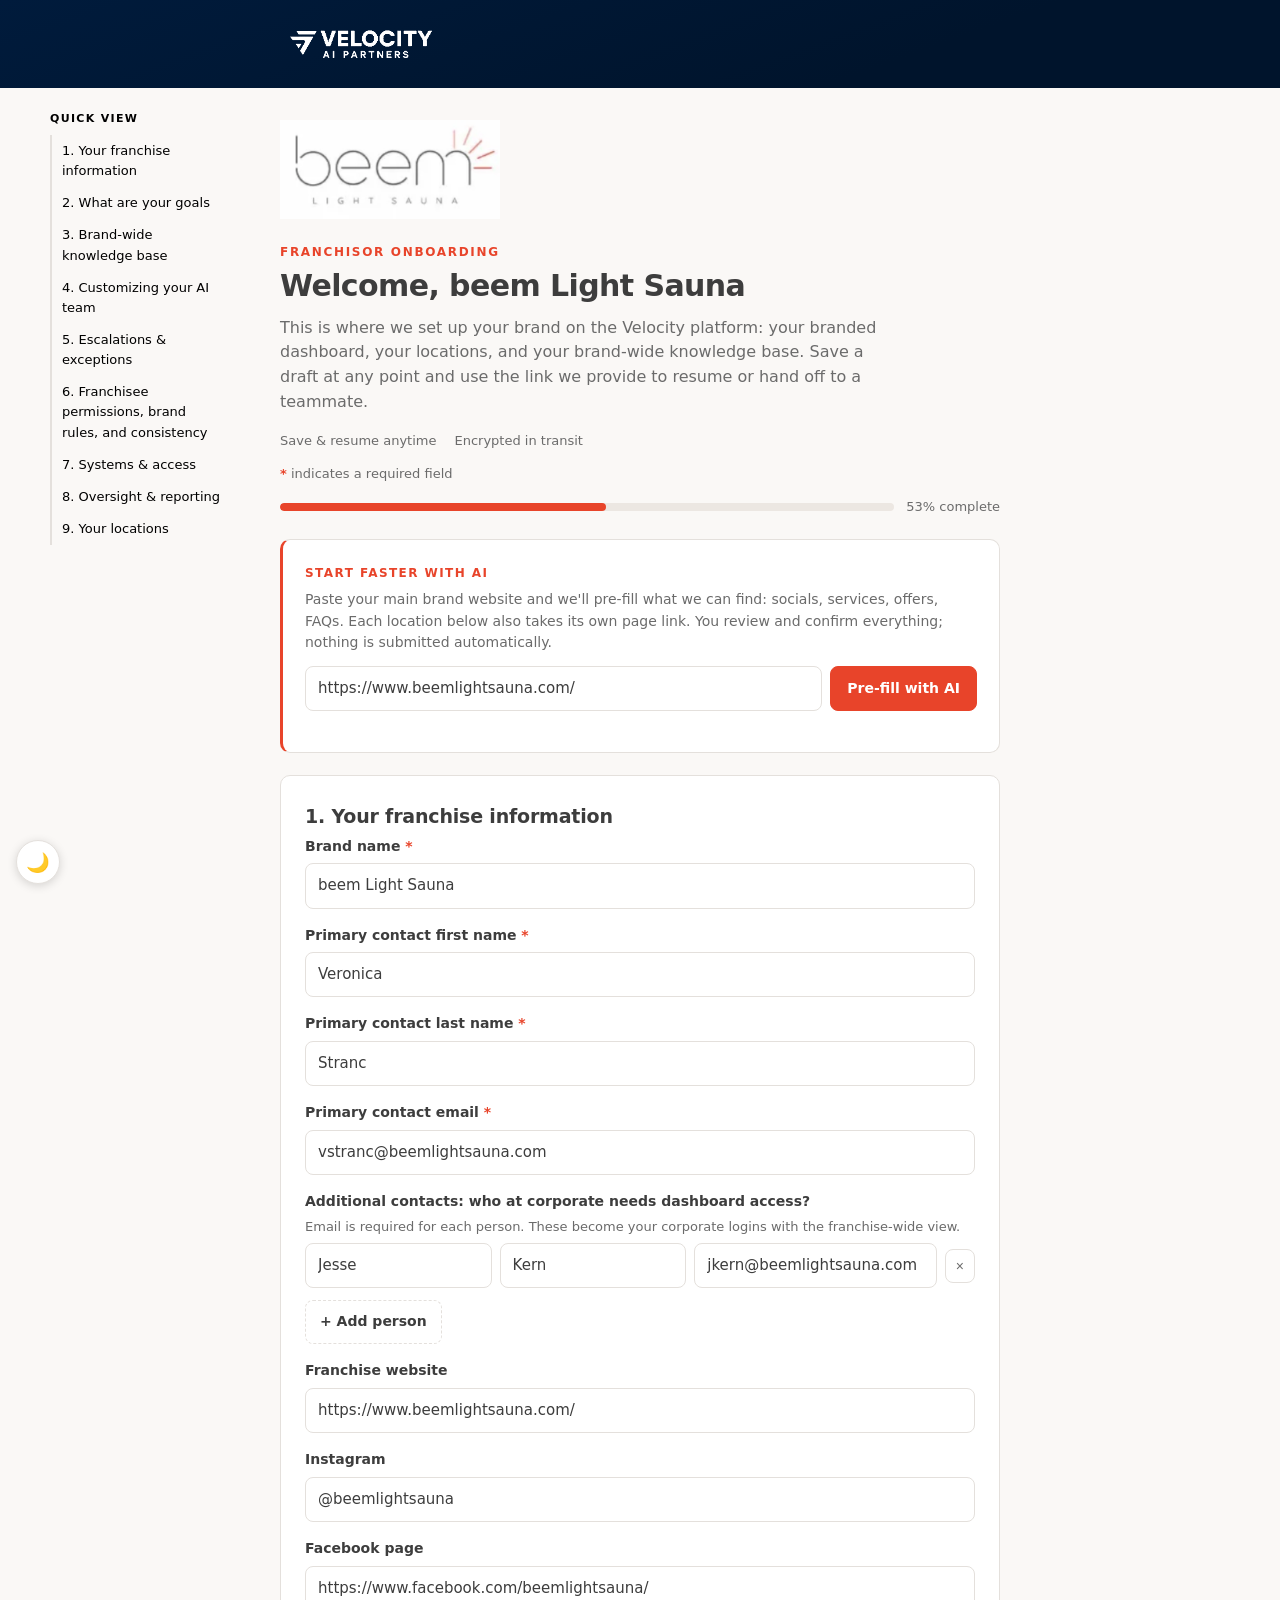
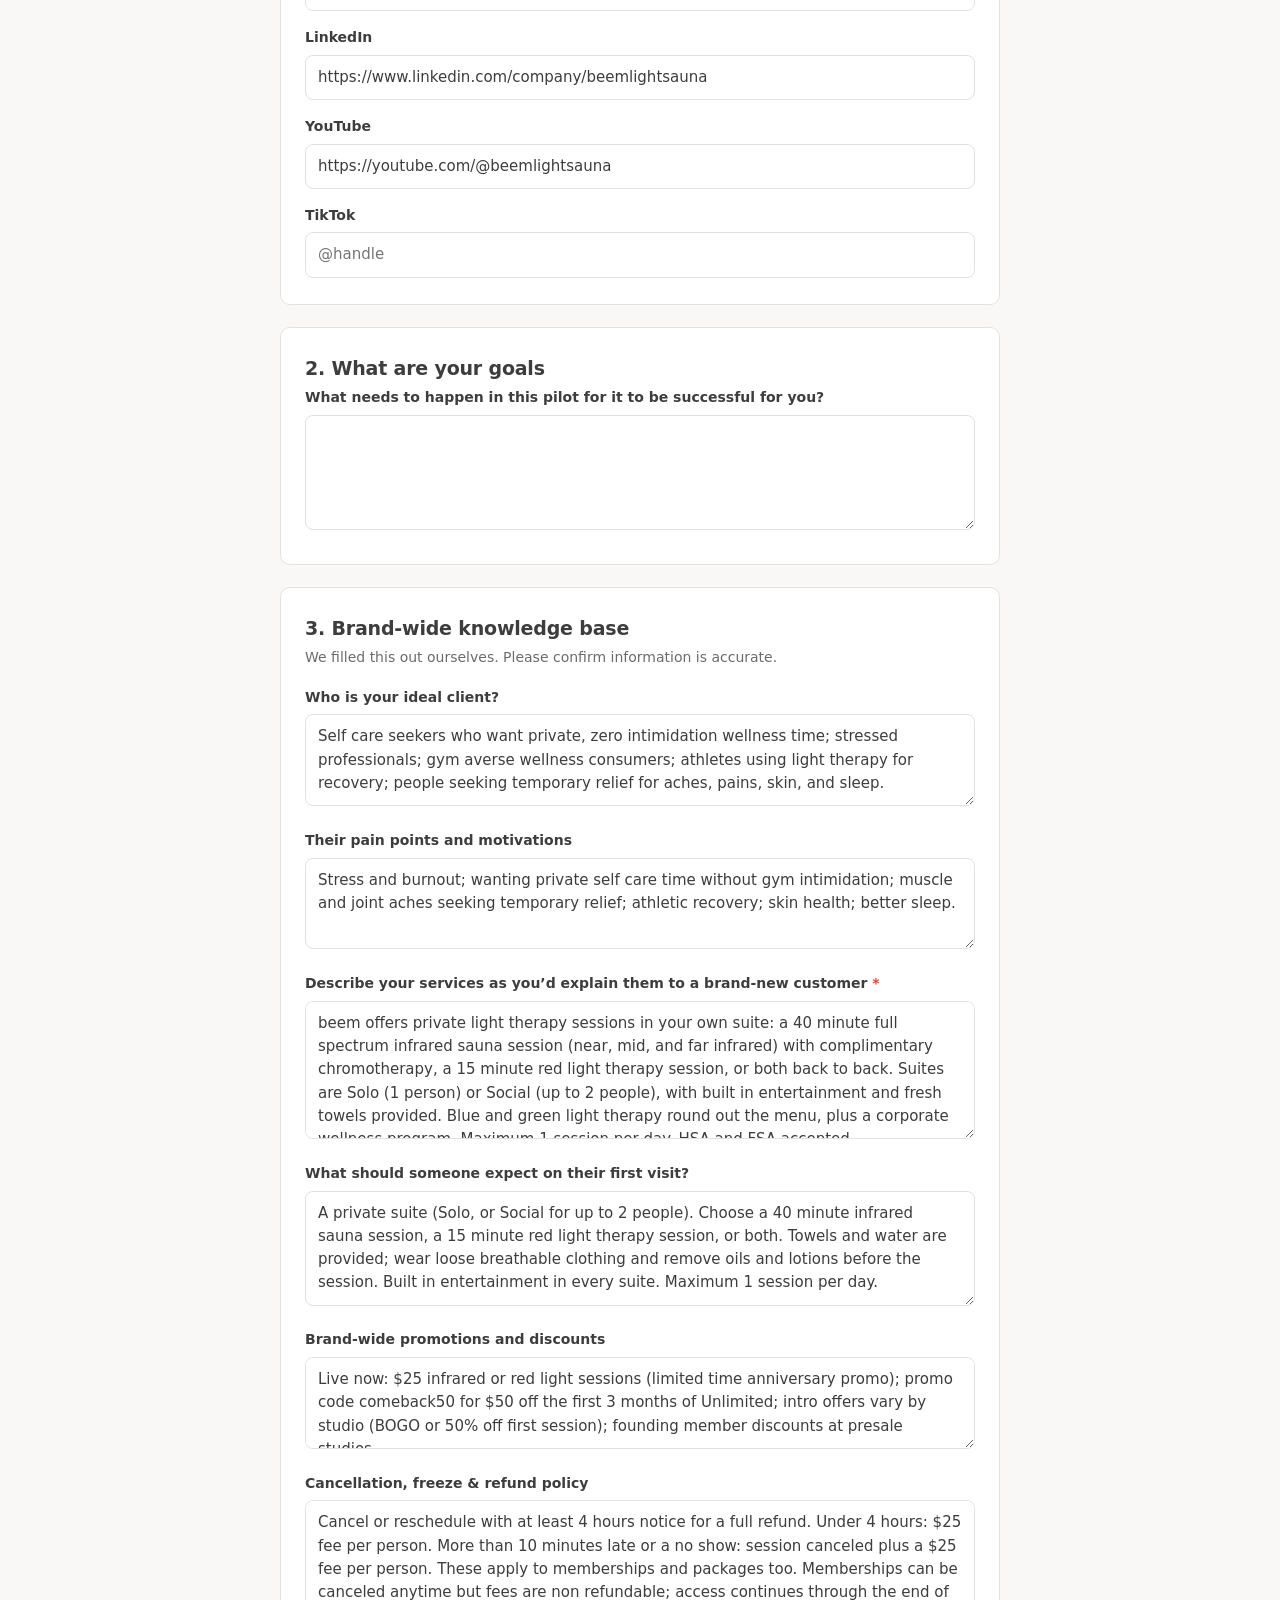
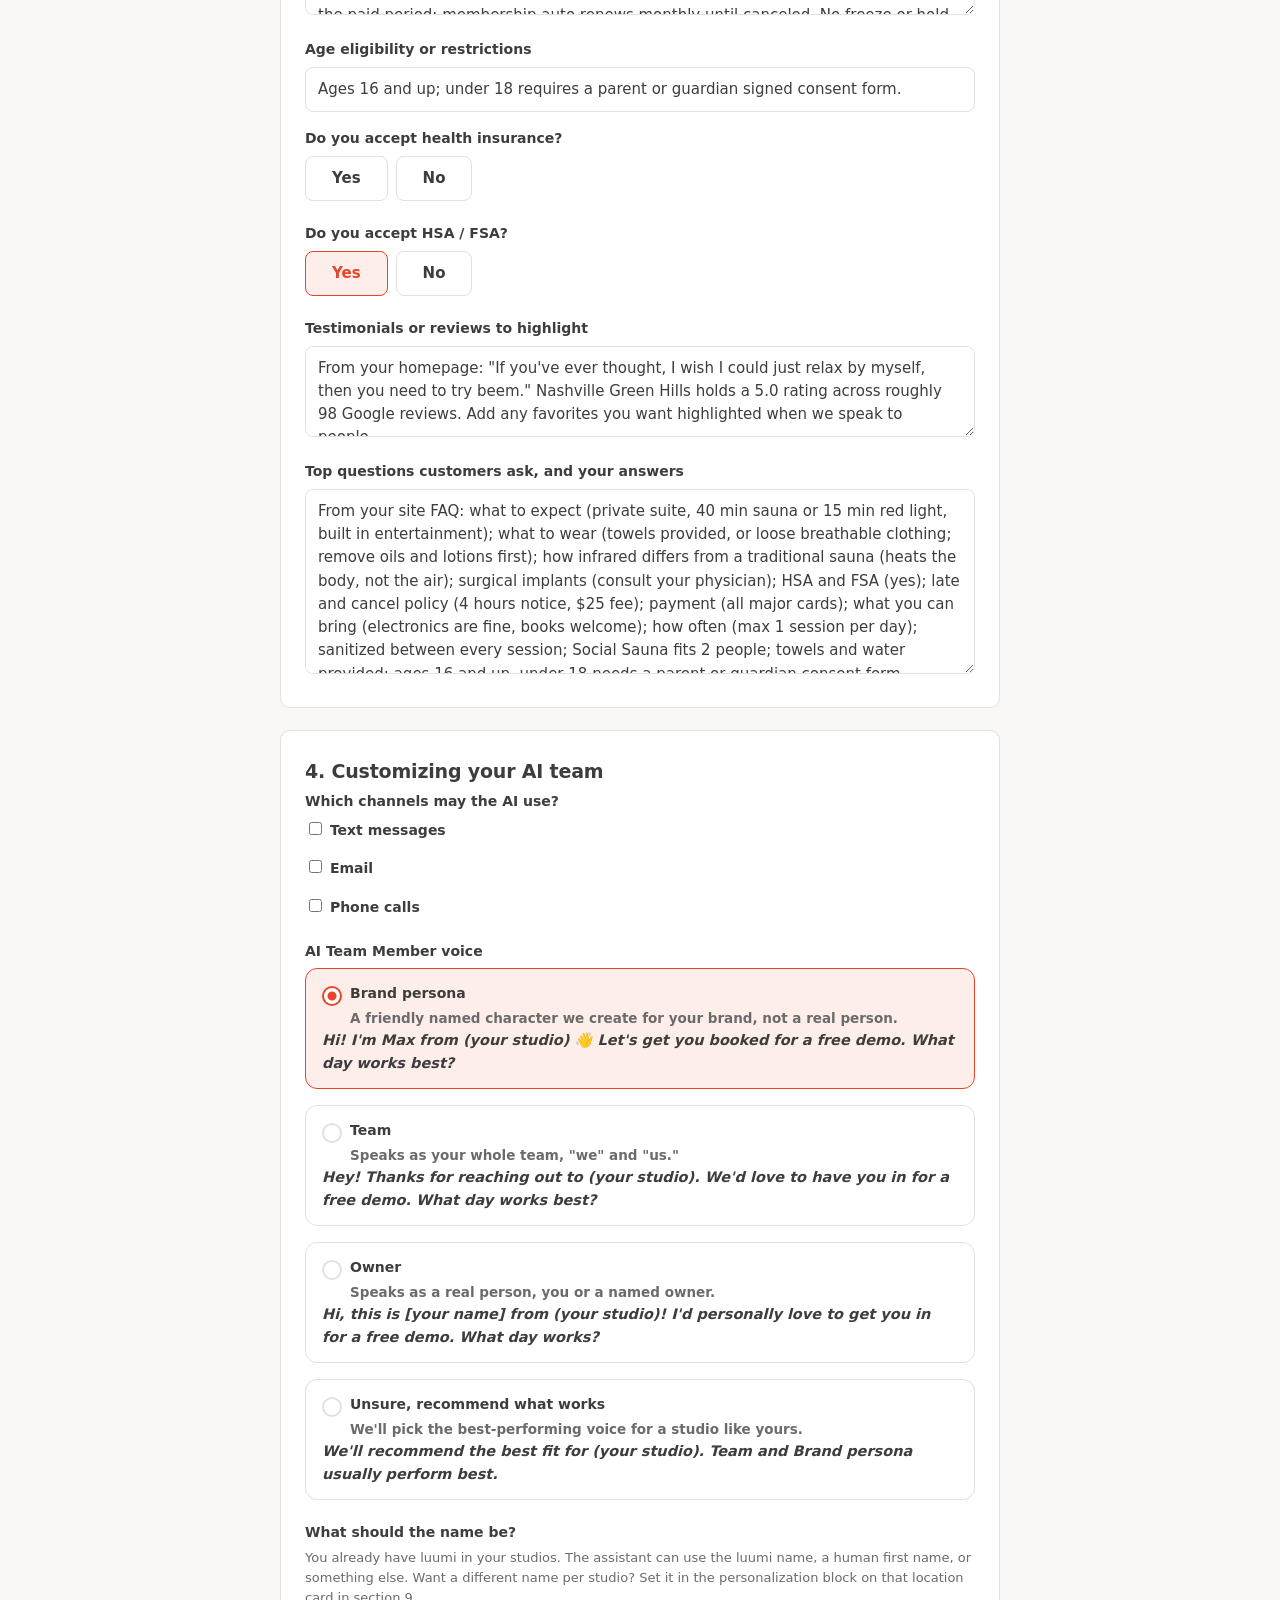
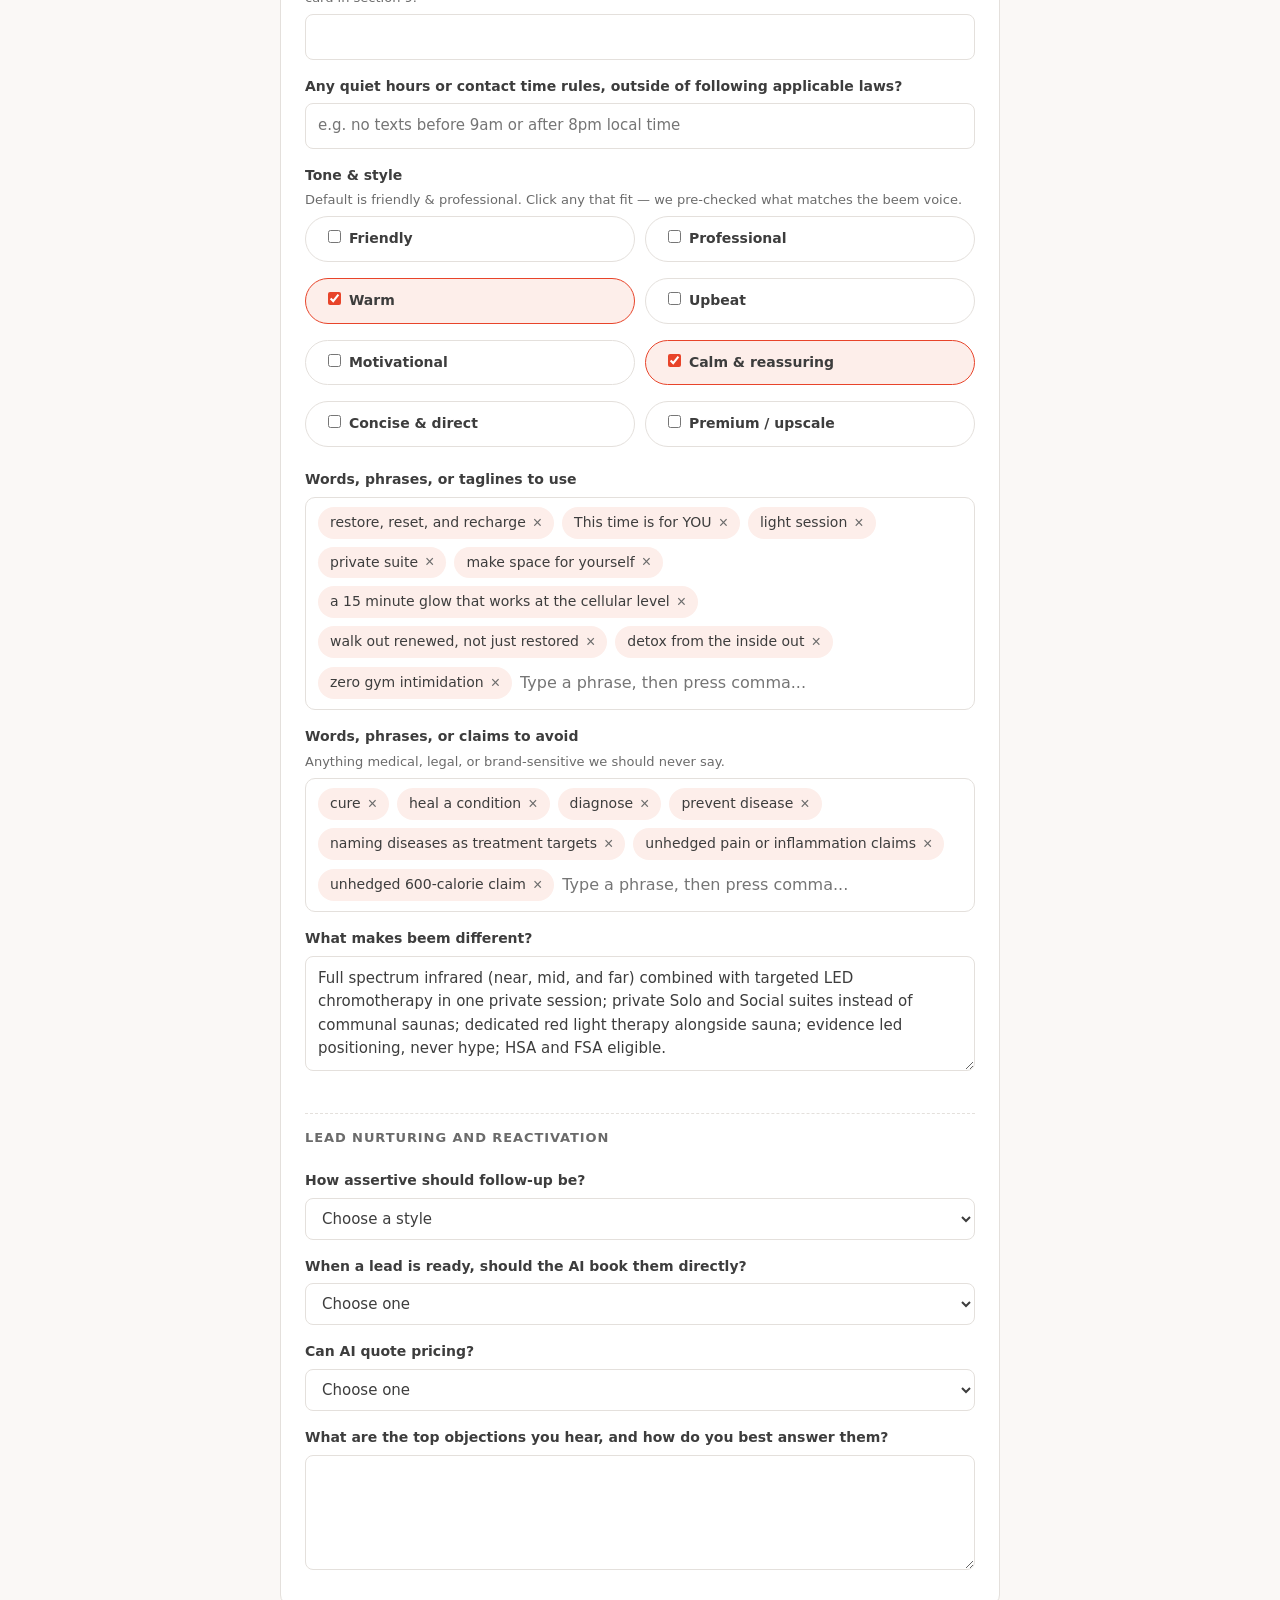
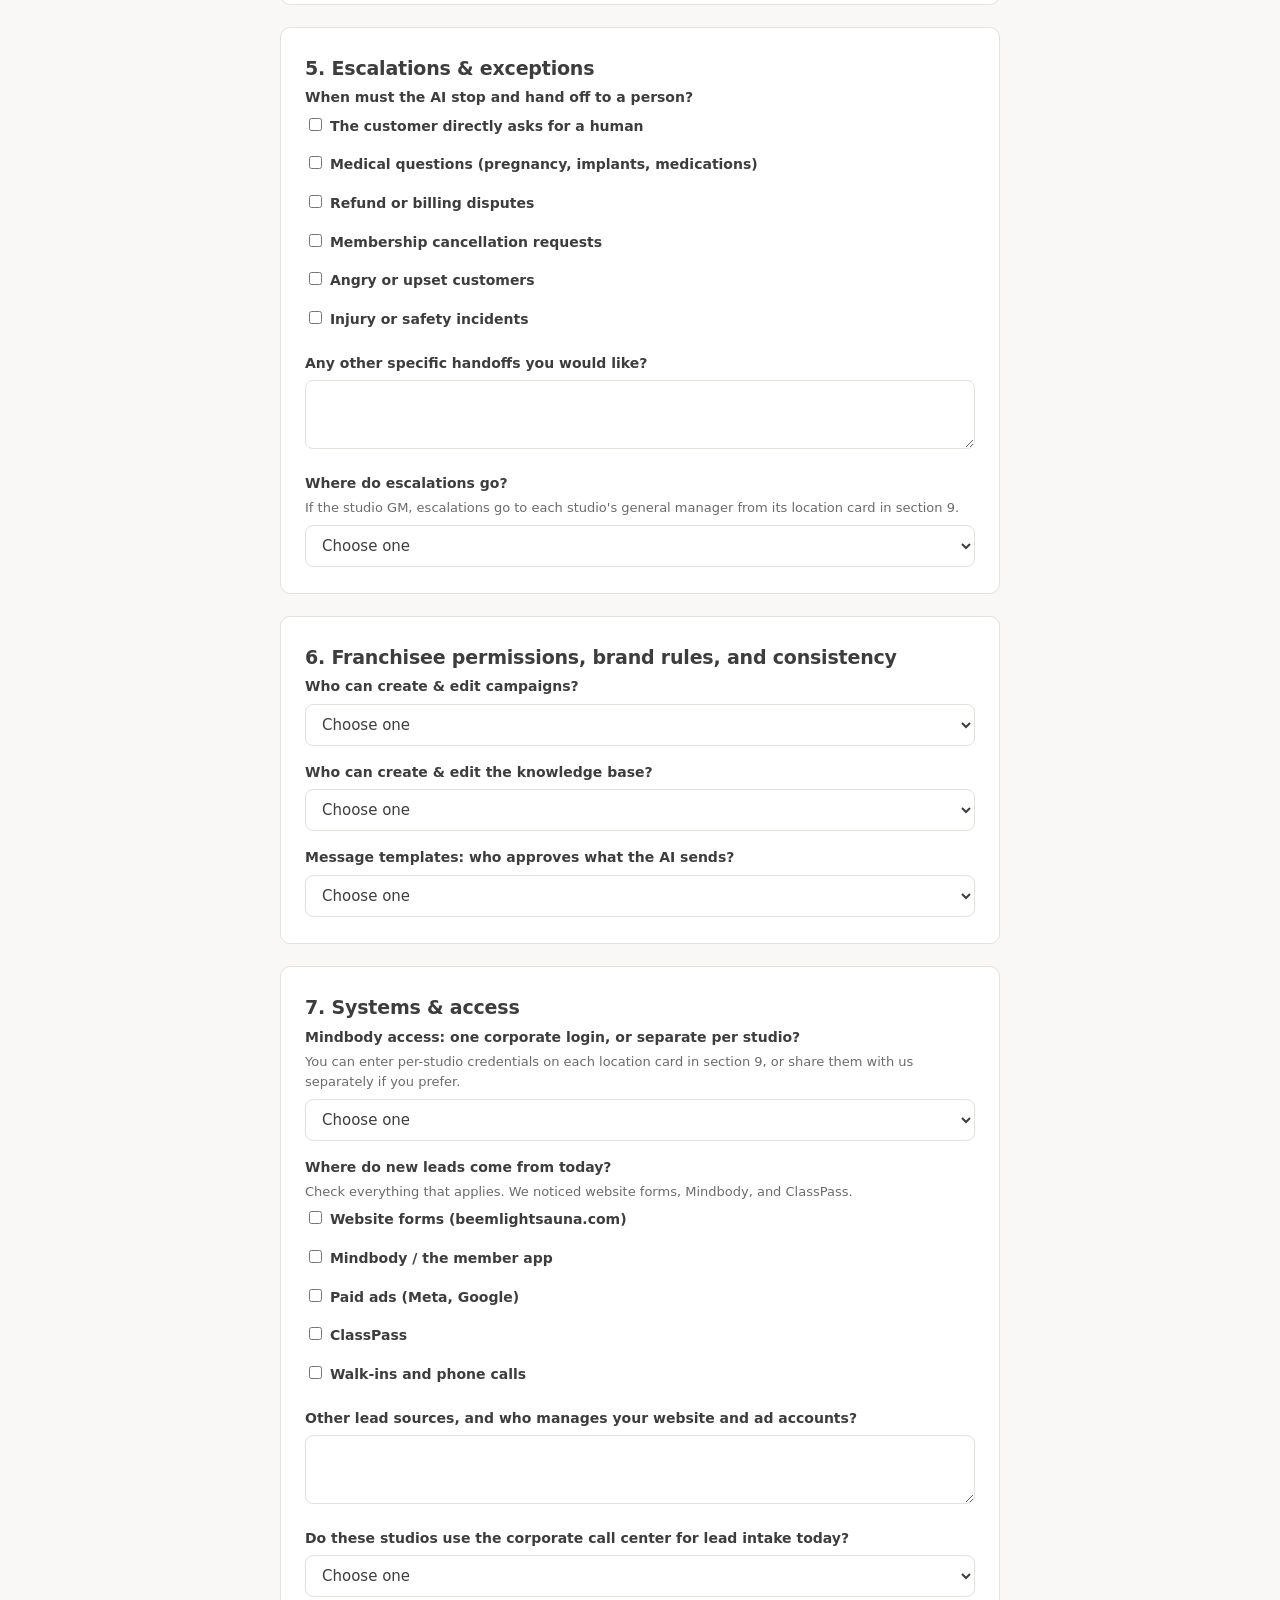
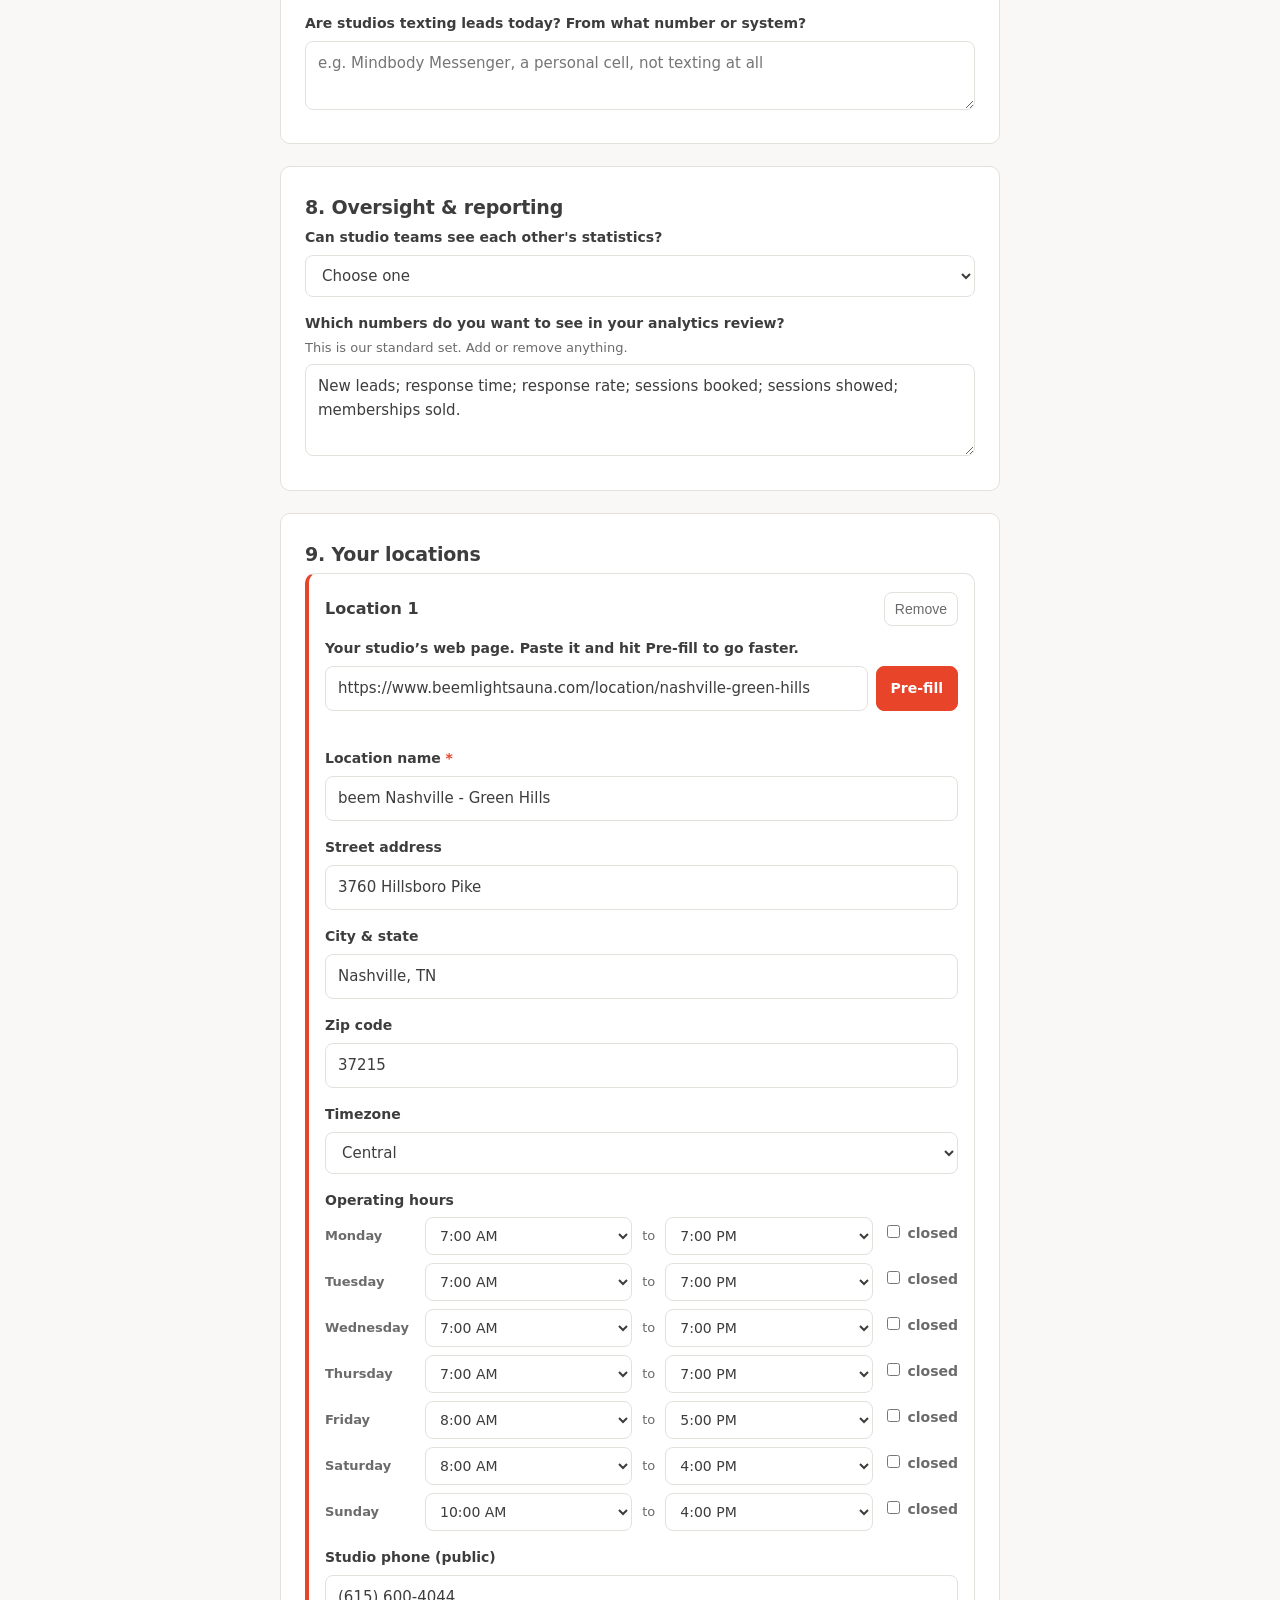
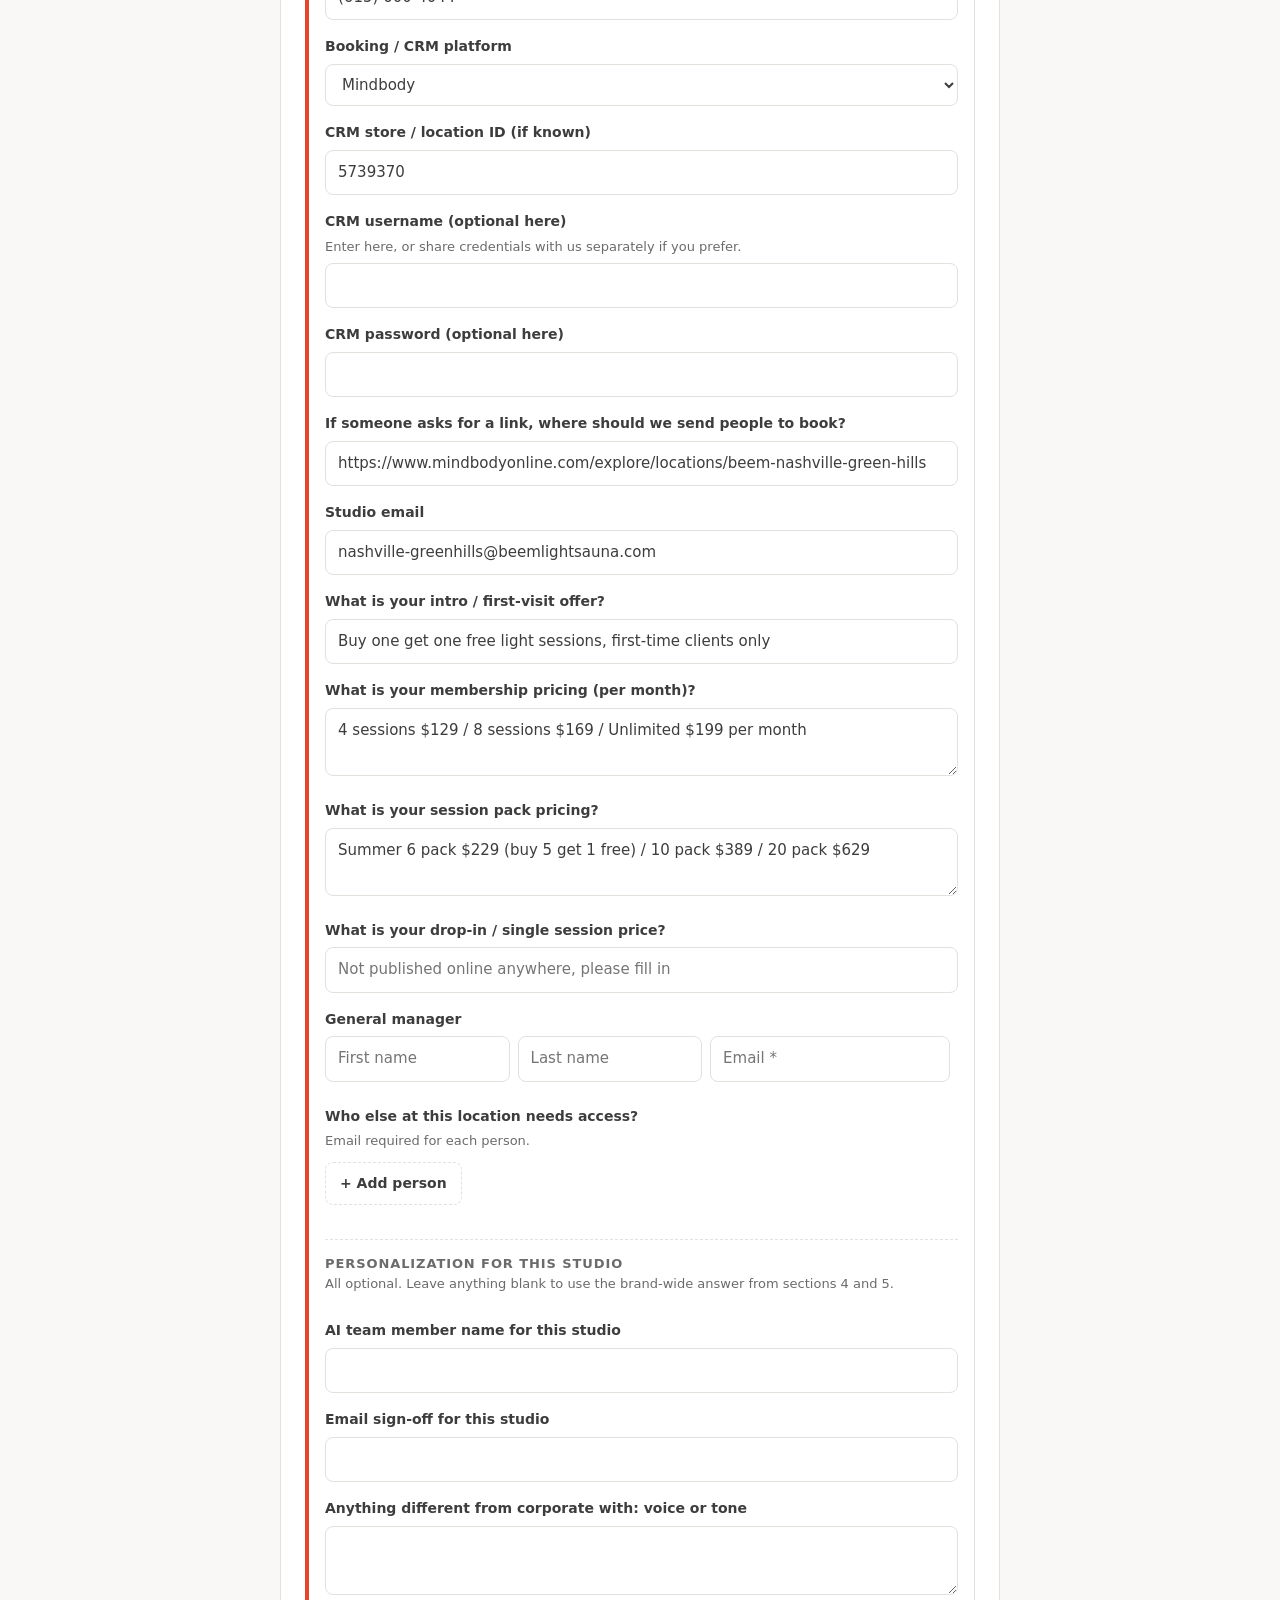
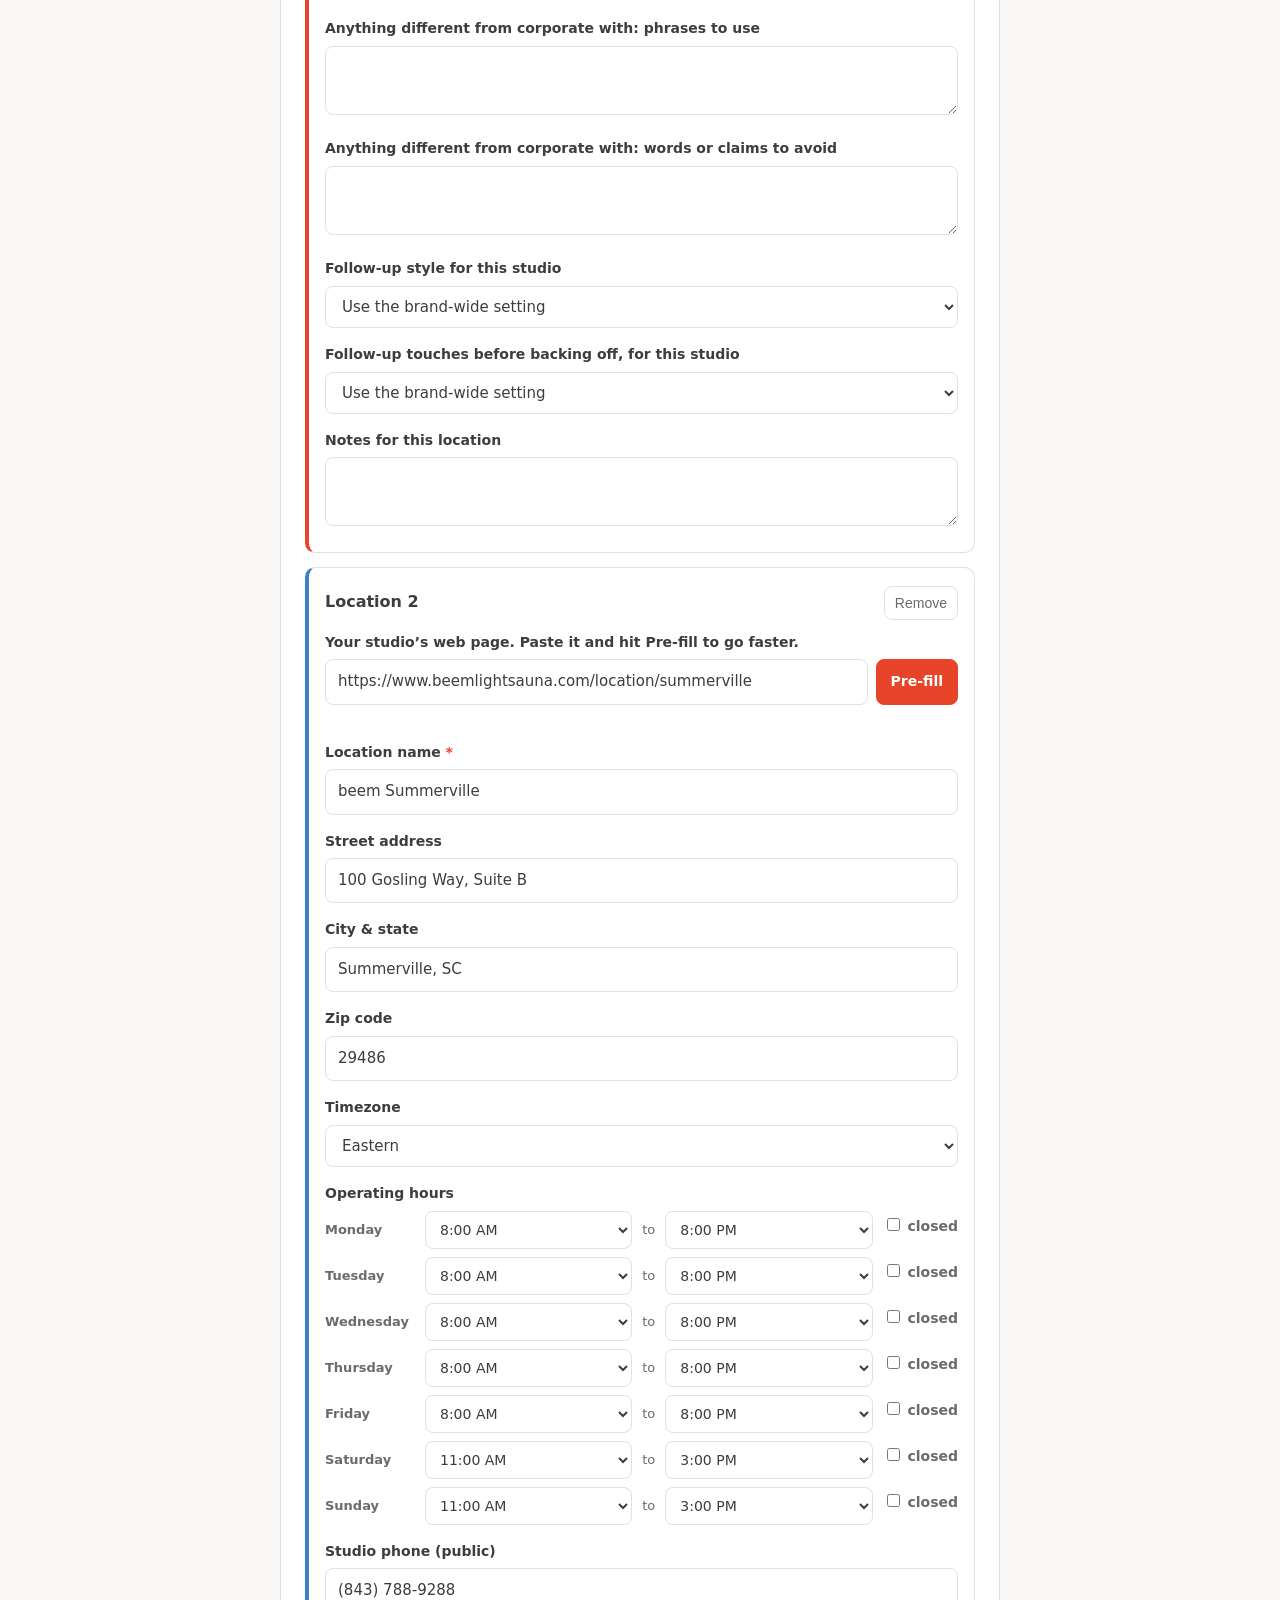
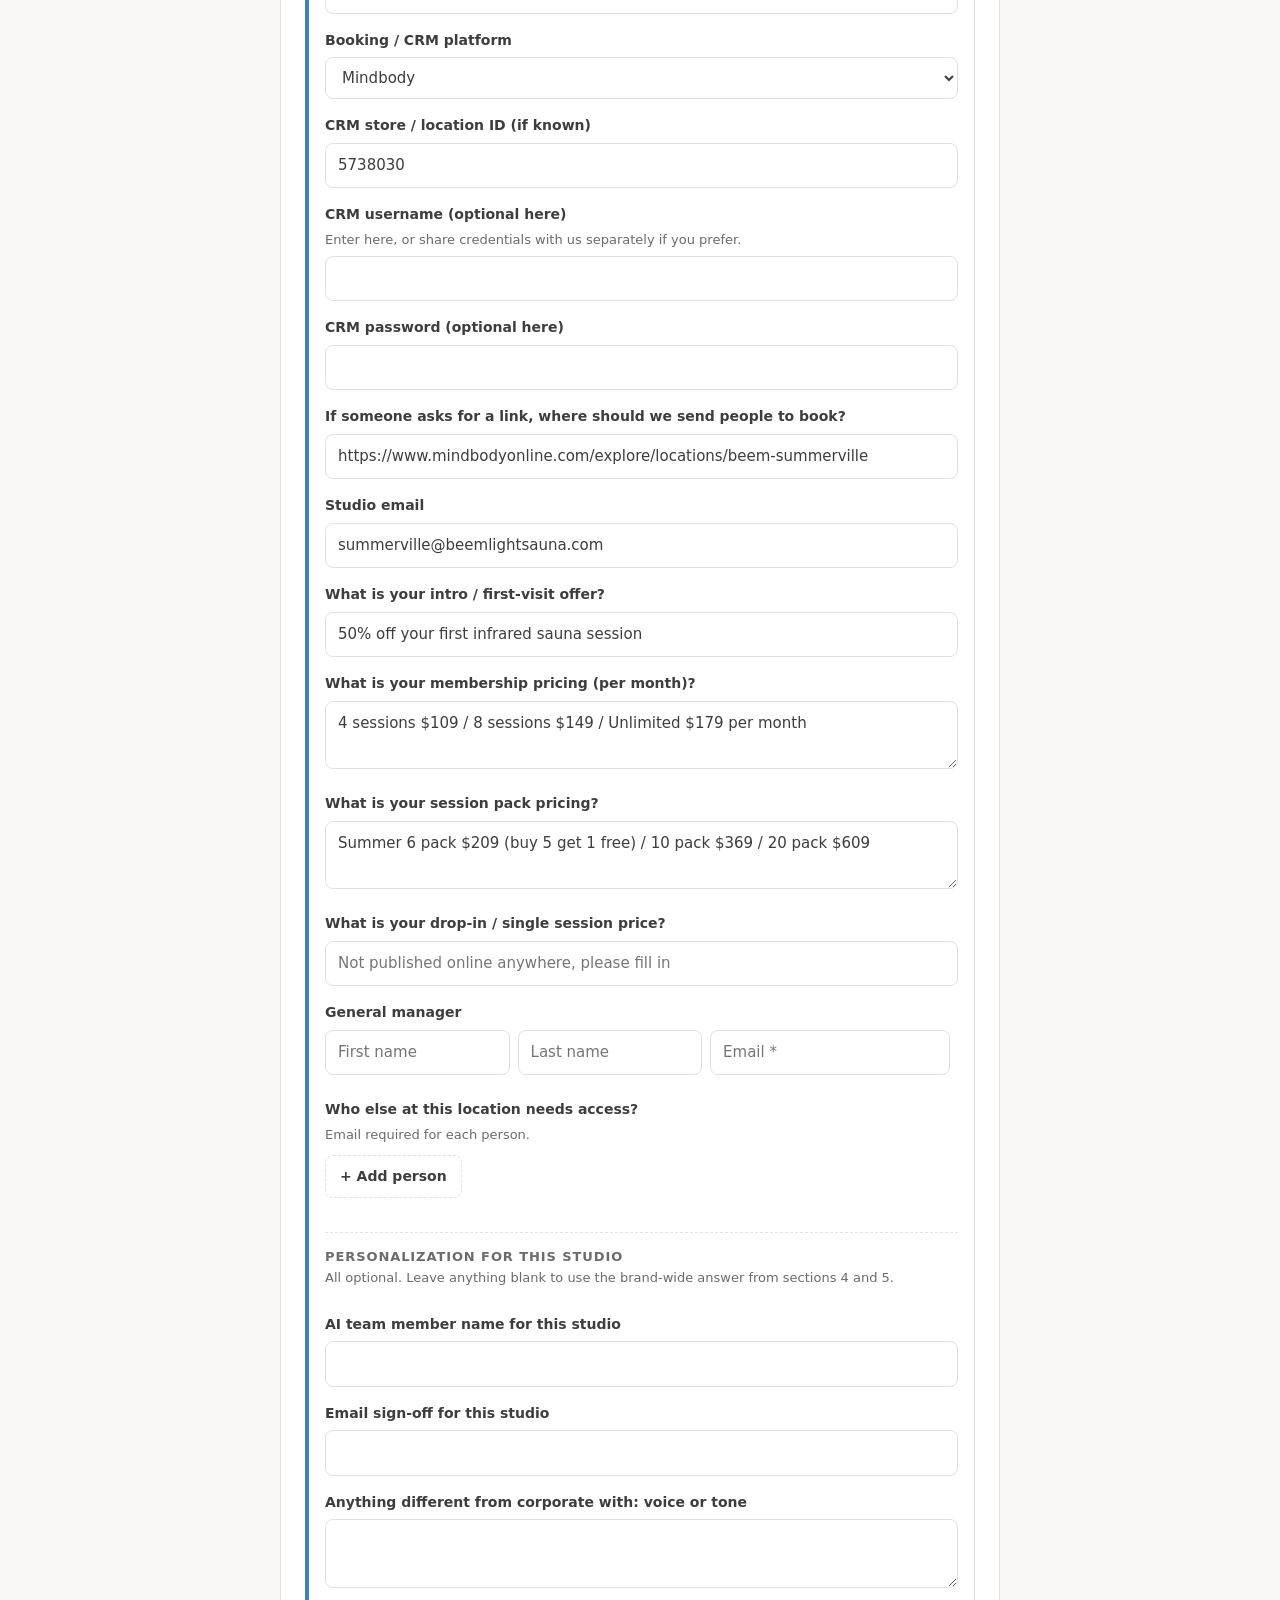
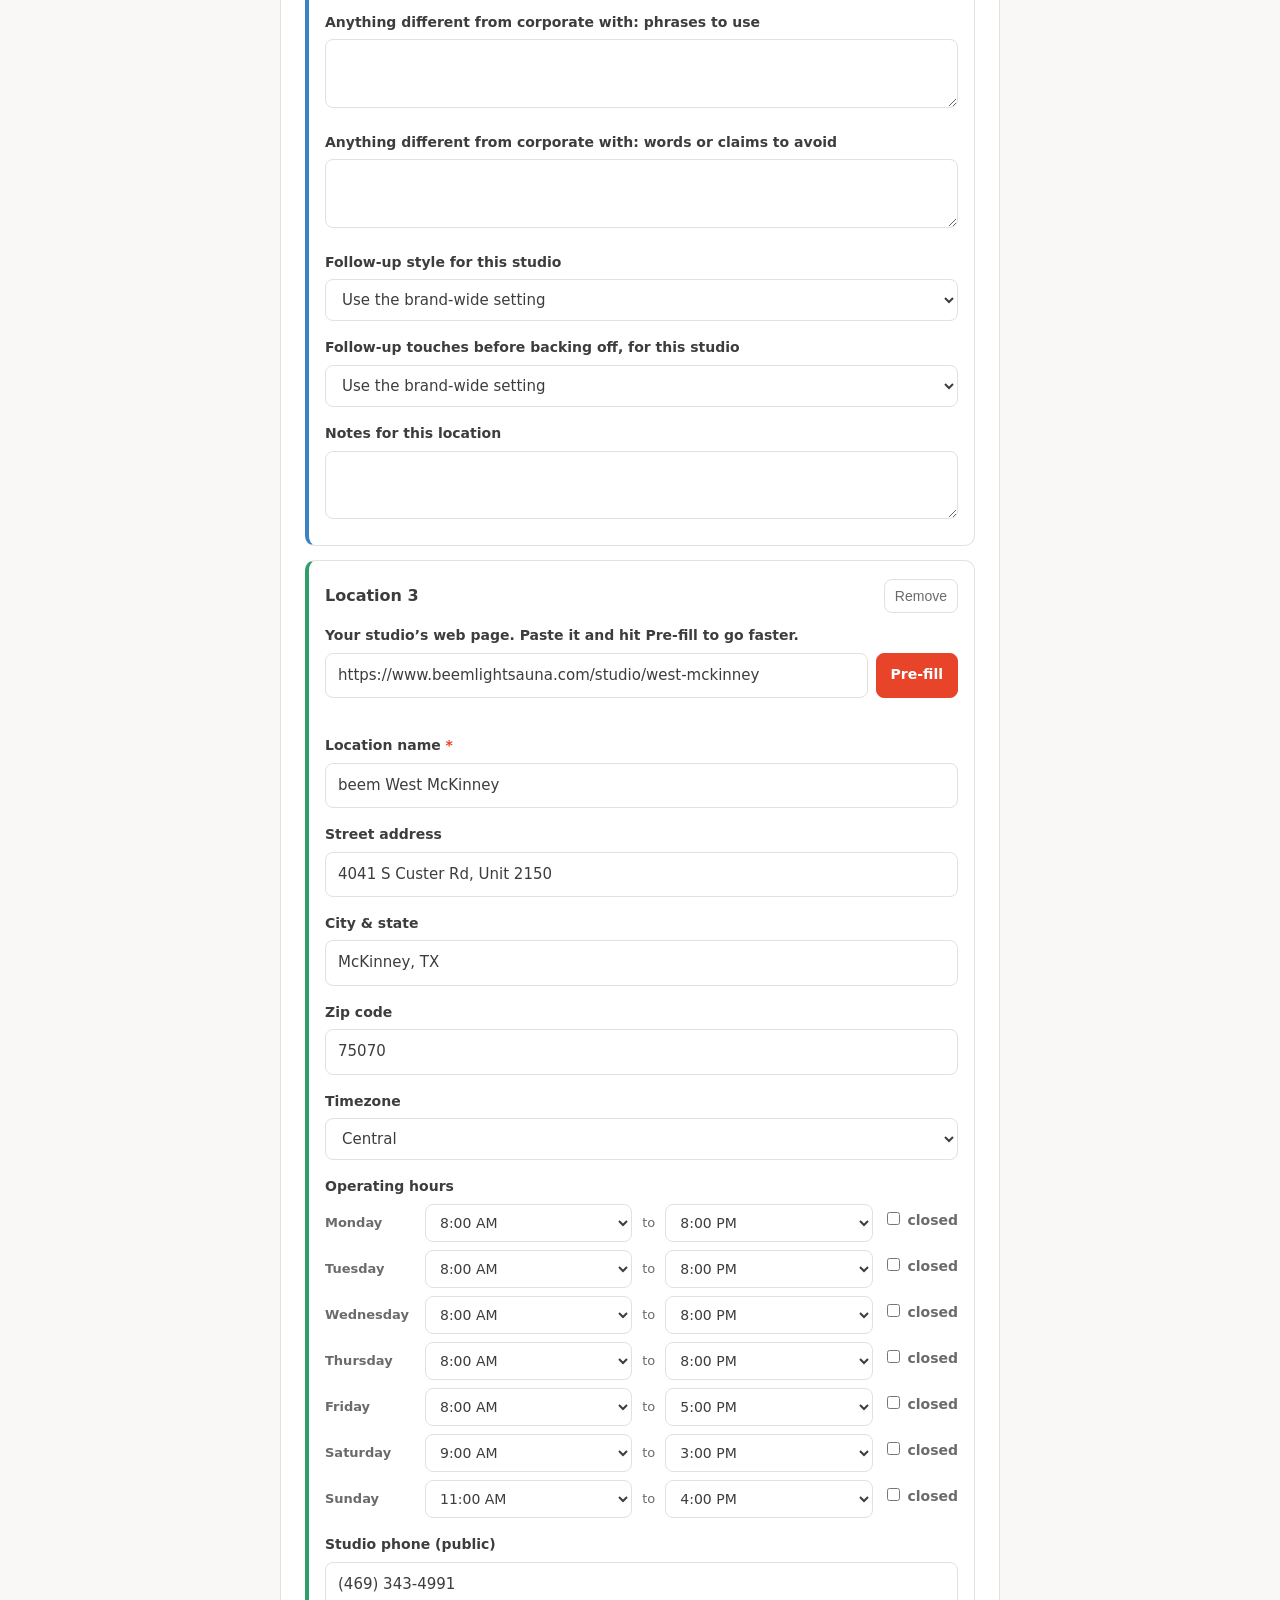
<file: franchisor.html>
<!DOCTYPE html>
<html lang="en">
<head>
<meta charset="UTF-8">
<meta name="viewport" content="width=device-width, initial-scale=1.0">
<title>beem Light Sauna Franchisor Onboarding</title>
<meta name="description" content="Franchisor onboarding for beem Light Sauna: brand, locations, and knowledge base setup with Velocity AI Partners.">
<meta name="robots" content="noindex">
<link rel="icon" type="image/jpeg" href="favicon.jpg">
<link rel="preconnect" href="https://rsms.me/">
<link rel="stylesheet" href="https://rsms.me/inter/inter.css">
<link rel="stylesheet" href="franchisor.css?v=19">
</head>
<body>
<!-- Compact navy toolbar: slides in once you scroll past the header, with the
     completion progress across the middle -->
<div class="scroll-progress" id="scroll-progress">
  <div class="scroll-progress__inner">
    <div class="scroll-progress__bar" role="progressbar" aria-label="Form completion" aria-valuemin="0" aria-valuemax="100" aria-valuenow="0"><div class="scroll-progress__fill" id="scroll-progress-fill"></div></div>
    <span class="scroll-progress__label"><span id="scroll-progress-text">0%</span> complete</span>
    <button type="button" class="scroll-progress__save" id="save-draft-top">Save draft</button>
  </div>
</div>
<!-- Full-bleed Velocity navy band across the top -->
<div class="velocity-band">
  <div class="velocity-band__inner">
    <img src="velocity-logo-white.png" alt="Velocity AI Partners" class="velocity-band__logo">
  </div>
</div>
<!-- Sticky left-gutter section navigator (wide screens; populated by JS) -->
<nav id="section-nav" class="section-nav" aria-label="Jump to a form section"></nav>
<main class="container">
  <header>
    <div class="brand-row">
      <img src="beem-light-sauna-logo.jpg" alt="beem Light Sauna" class="brand-logo">
    </div>
    <span class="eyebrow">Franchisor Onboarding</span>
    <h1>Welcome, beem Light Sauna</h1>
    <p class="lead">This is where we set up your brand on the Velocity platform: your branded dashboard, your locations, and your brand-wide knowledge base. Save a draft at any point and use the link we provide to resume or hand off to a teammate.</p>
    <div class="meta-row">
      <span>Save &amp; resume anytime</span>
      <span>Encrypted in transit</span>
    </div>
    <p class="required-note"><span class="req" aria-hidden="true">*</span> indicates a required field</p>
    <div class="progress-inline">
      <div class="progress-inline__bar" role="progressbar" aria-label="Form completion" aria-valuemin="0" aria-valuemax="100" aria-valuenow="0"><div class="progress-inline__fill" id="progress-fill"></div></div>
      <span class="progress-inline__label" id="progress-text">0% complete</span>
    </div>
  </header>

  <!-- Brand-level AI pre-fill: paste the brand site, we fill what we can find.
       Each location card below has its own pre-fill for its location page. -->
  <div class="prefill-hero">
    <span class="prefill-hero__kicker">Start faster with AI</span>
    <p class="prefill-hero__lead">Paste your main brand website and we'll pre-fill what we can find: socials, services, offers, FAQs. Each location below also takes its own page link. You review and confirm everything; nothing is submitted automatically.</p>
    <div class="prefill-hero__row">
      <input type="url" id="brand-page-url" class="prefill-hero__input" value="https://www.beemlightsauna.com/" placeholder="https://your-brand-website.com" aria-label="Your brand website URL">
      <button type="button" id="brand-prefill-btn" class="btn-prefill">Pre-fill with AI</button>
    </div>
    <span class="prefill-status" id="brand-prefill-status" aria-live="polite"></span>
  </div>

  <form id="franchisor-form" novalidate>
    <!-- Sections render here from the FORM_SECTIONS config in franchisor.js -->
    <div id="sections-root"></div>

    <!-- Honeypot: bots fill this, humans never see it -->
    <input type="text" name="honeypot" class="honeypot" tabindex="-1" autocomplete="off" aria-hidden="true">

    <div class="error-banner" id="error-banner" role="alert" hidden></div>

    <div class="draft-bar" id="draft-bar" hidden>
      <p>Resume link. Anyone with this link can continue the draft:</p>
      <div class="draft-link-row">
        <input type="text" id="draft-link" readonly>
        <button type="button" class="btn-secondary" id="copy-draft-link">Copy</button>
      </div>
    </div>

    <div class="actions">
      <button type="button" class="btn-secondary" id="save-draft">Save draft</button>
      <button type="submit" class="btn-primary" id="submit-btn">Review &amp; submit</button>
      <span class="autosave-status" id="autosave-status" aria-live="polite"></span>
    </div>
  </form>

  <!-- Submit confirmation modal -->
  <div class="modal-overlay" id="submit-modal" hidden>
    <div class="modal" role="dialog" aria-modal="true" aria-labelledby="modal-title">
      <h2 id="modal-title">Ready to submit?</h2>
      <div id="submit-summary"></div>
      <p class="modal-note">You won't be able to edit after submitting. The Velocity team will review everything and follow up with next steps.</p>
      <div class="modal-actions">
        <button type="button" class="btn-secondary" id="modal-cancel">Keep editing</button>
        <button type="button" class="btn-primary" id="modal-confirm">Submit onboarding</button>
      </div>
    </div>
  </div>

  <!-- Success screen (replaces form on submit) -->
  <div id="success-screen" hidden>
    <div class="success-card">
      <h2>Thank you, we've got it.</h2>
      <p>Your franchisor onboarding has been received. The Velocity AI Partners team will review your brand setup, locations, and knowledge base, and reach out with next steps.</p>
    </div>
  </div>

  <footer class="page-footer">
    <span>Powered by</span>
    <img src="velocity-logo-white.png" alt="Velocity AI Partners" class="footer-logo">
  </footer>
</main>
<button type="button" id="theme-toggle" class="theme-toggle" aria-label="Switch between light and dark mode" aria-pressed="false">🌙</button>
<script src="franchisor.js?v=55"></script>
</body>
</html>
</file>
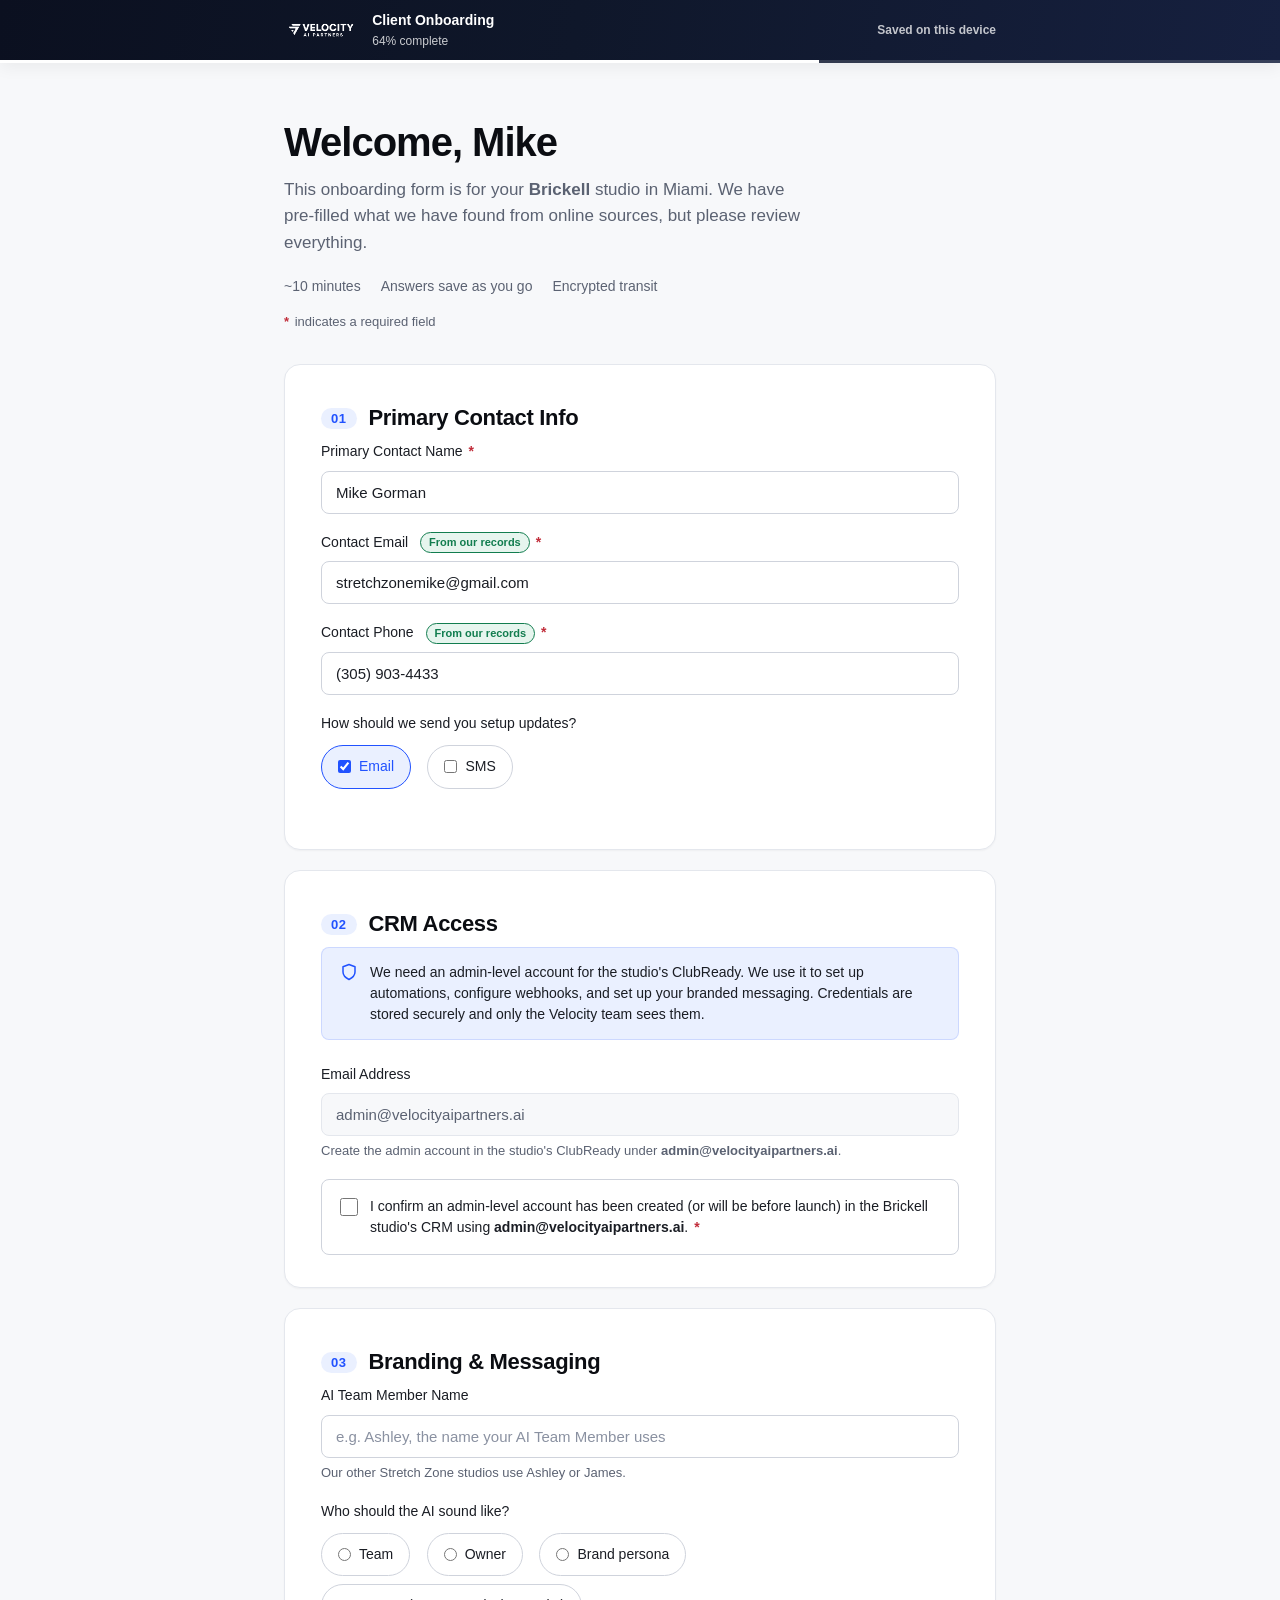
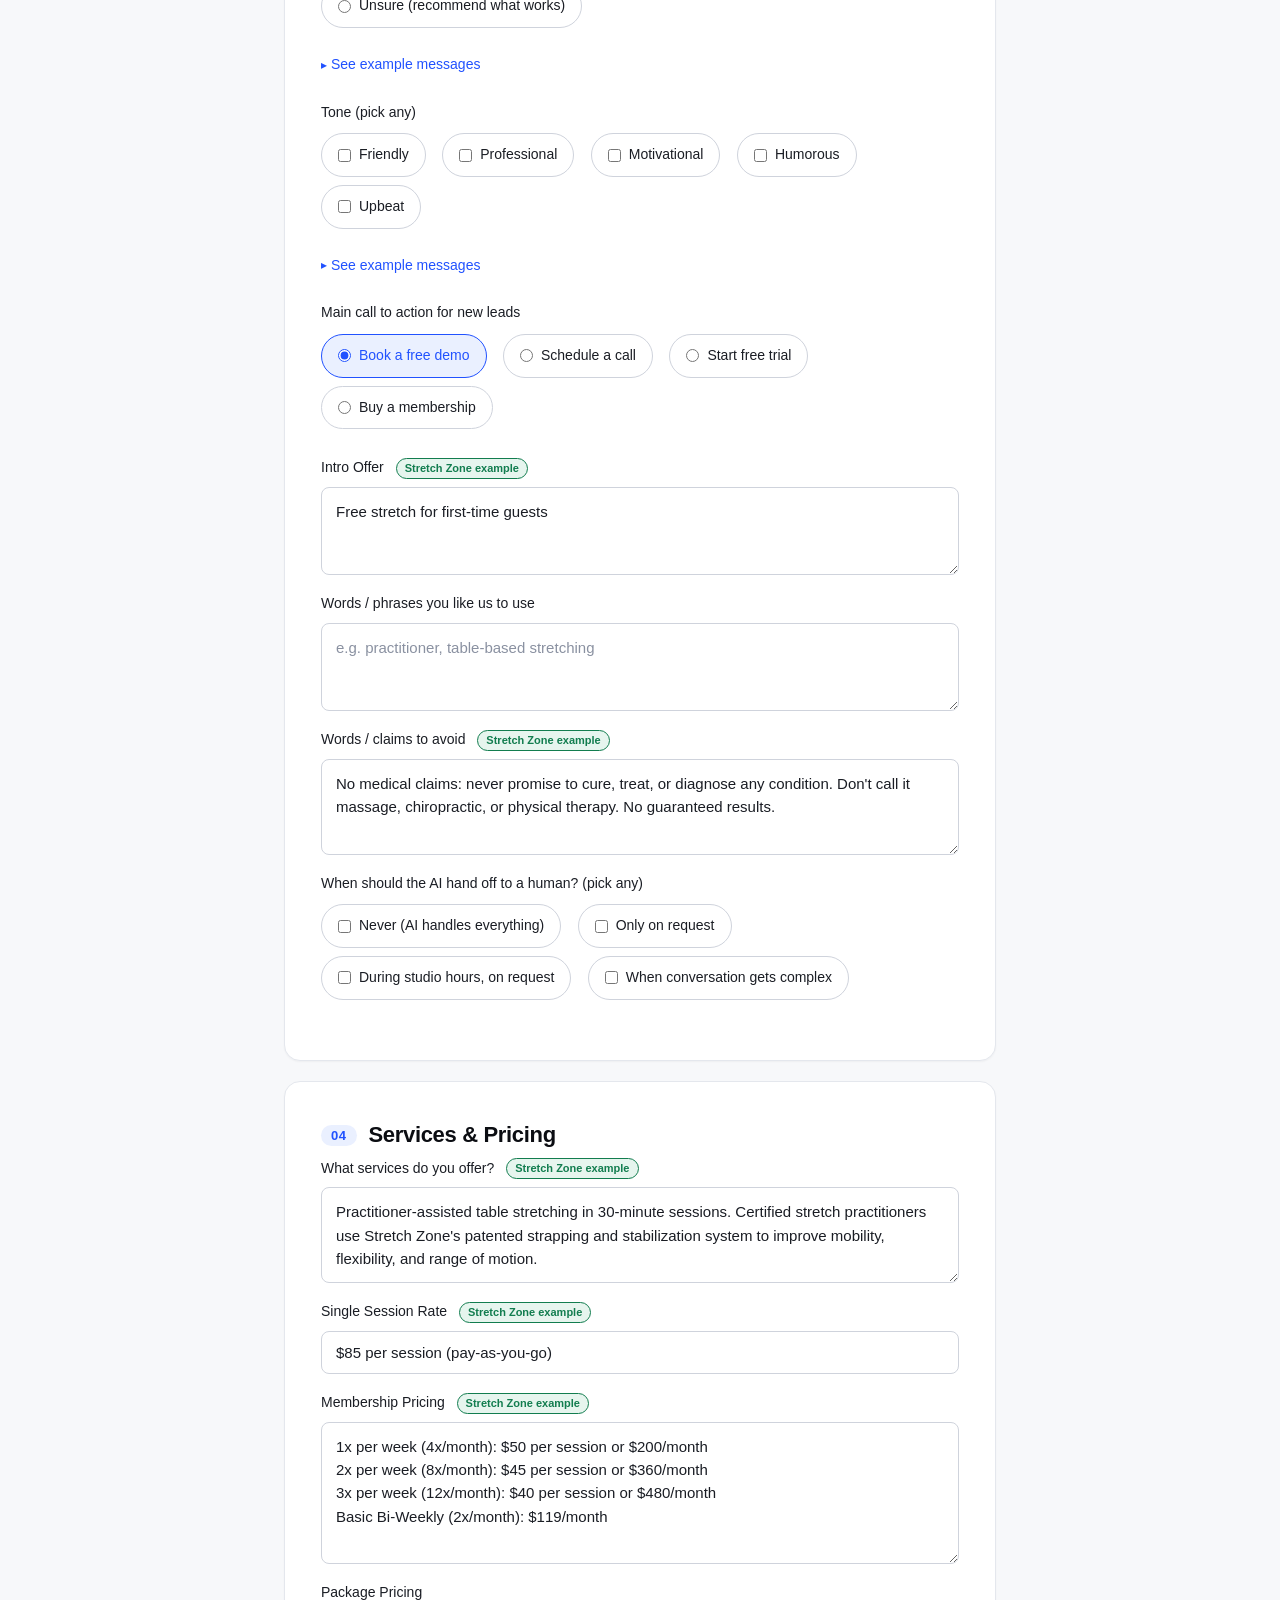
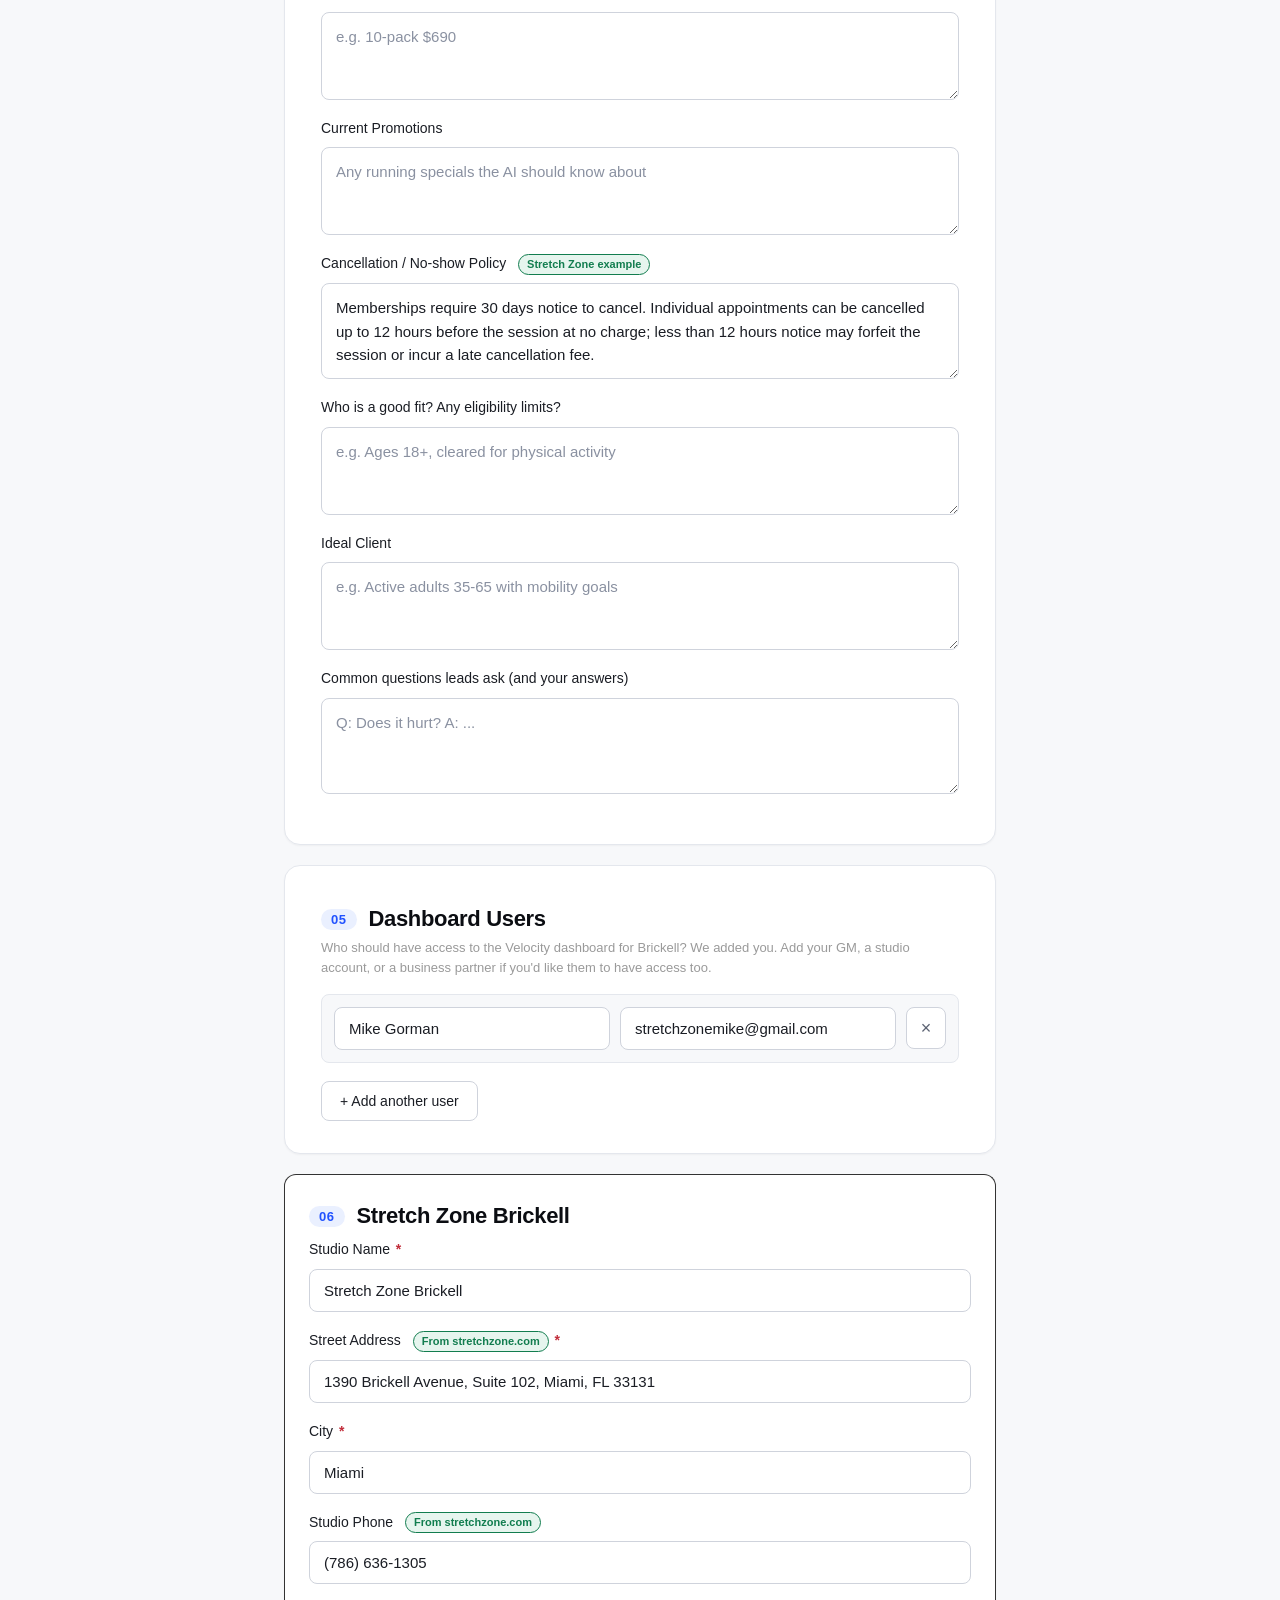
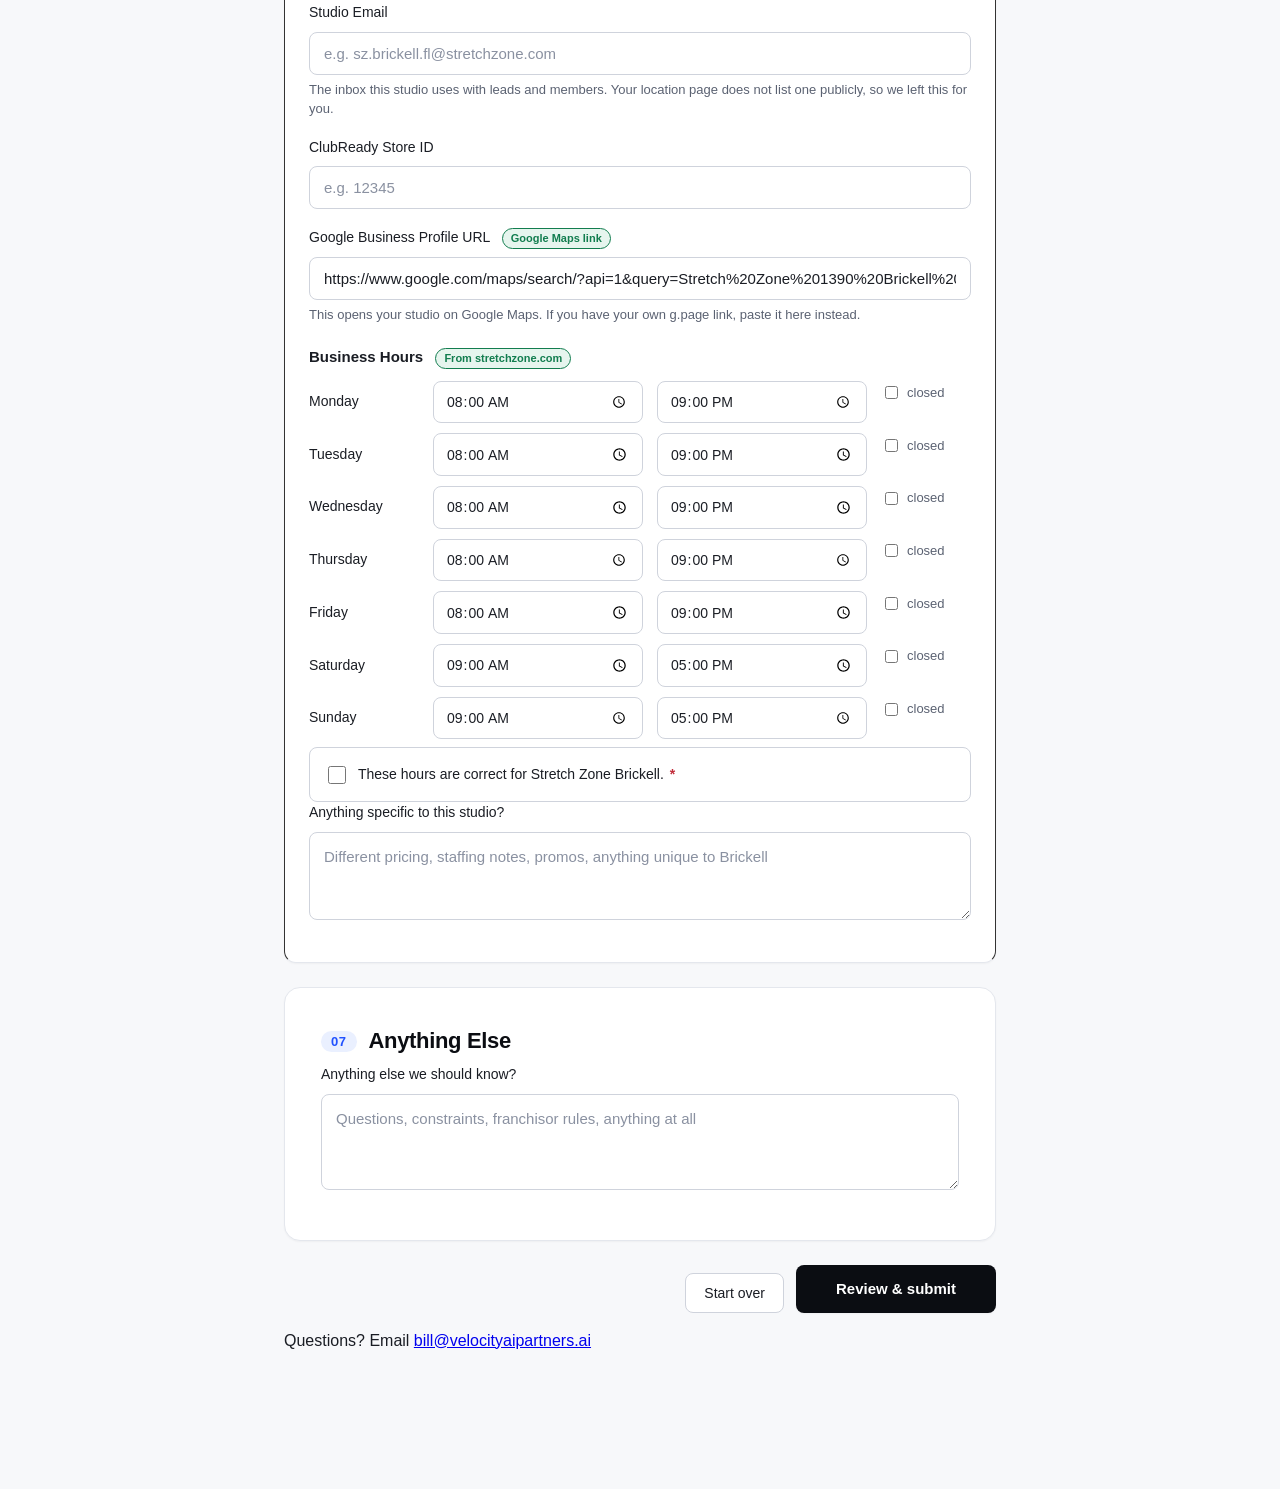
<file: gorman.html>
<!DOCTYPE html>
<html lang="en">
<head>
<meta charset="UTF-8">
<meta name="viewport" content="width=device-width, initial-scale=1.0">
<title>Velocity AI Partners | Stretch Zone Brickell Onboarding</title>
<meta name="description" content="Onboarding for Stretch Zone Brickell, Miami FL.">
<meta name="robots" content="noindex, nofollow">
<link rel="icon" type="image/jpeg" href="favicon.jpg">
<link rel="preconnect" href="https://rsms.me/">
<link rel="stylesheet" href="https://rsms.me/inter/inter.css">
<link rel="stylesheet" href="styles.css?v=23">
<link rel="stylesheet" href="gorman.css?v=1">
</head>
<body>
<div class="progress-bar" role="progressbar" aria-label="Required fields completed" aria-valuemin="0" aria-valuemax="100" aria-valuenow="0"><div class="progress-bar__fill" id="progress-fill"></div></div>

<!-- Same navy top bar as the main form; the save button is replaced by the
     autosave note since this variant saves locally on every change. -->
<div class="sticky-draft" id="sticky-draft">
  <div class="sticky-draft__bar">
    <img src="velocity-logo-white.png" alt="Velocity AI Partners" class="sticky-draft__logo">
    <div class="sticky-draft__meta">
      <span class="sticky-draft__title">Client Onboarding</span>
      <span class="sticky-draft__progress" id="sticky-progress-text">0% complete</span>
    </div>
    <span class="sk-autosave-note">Saved on this device</span>
  </div>
  <div class="sticky-draft__track"><div class="sticky-draft__track-fill" id="sticky-progress-fill"></div></div>
</div>

<div class="sk-preview-banner" id="preview-banner" hidden>
  Preview mode: submissions are disabled on localhost. Nothing will be sent.
</div>

<main class="container">
  <header>
    <h1>Welcome, Mike</h1>
    <p class="lead">This onboarding form is for your <strong>Brickell</strong> studio in Miami. We have pre-filled what we have found from online sources, but please review everything.</p>
    <div class="meta-row">
      <span>~10 minutes</span>
      <span>Answers save as you go</span>
      <span>Encrypted transit</span>
    </div>
    <p class="required-note"><span class="req" aria-hidden="true">*</span> indicates a required field</p>
  </header>

  <form id="intake-form" novalidate>

    <!-- Bot defense — same pattern as the main form. Do not remove. -->
    <input type="text" name="honeypot" class="honeypot" tabindex="-1" autocomplete="off" aria-hidden="true">

    <section>
      <h2>Primary Contact Info</h2>
      <label>
        Primary Contact Name <span class="req" aria-hidden="true">*</span>
        <input type="text" name="contact_name" value="Mike Gorman" data-known>
      </label>
      <label>
        Contact Email <span class="ai-suggested-chip sk-source-chip">From our records</span> <span class="req" aria-hidden="true">*</span>
        <input type="email" name="contact_email" required value="stretchzonemike@gmail.com" data-known>
      </label>
      <label>
        Contact Phone <span class="ai-suggested-chip sk-source-chip">From our records</span> <span class="req" aria-hidden="true">*</span>
        <input type="tel" name="contact_phone" required value="(305) 903-4433" data-known>
      </label>
      <fieldset class="pill-group">
        <legend>How should we send you setup updates?</legend>
        <label class="pill"><input type="checkbox" name="notify_email" checked> Email</label>
        <label class="pill"><input type="checkbox" name="notify_sms"> SMS</label>
      </fieldset>
    </section>

    <section>
      <h2>CRM Access</h2>
      <div class="trust-banner">
        <span>We need an admin-level account for the studio's ClubReady. We use it to set up automations, configure webhooks, and set up your branded messaging. Credentials are stored securely and only the Velocity team sees them.</span>
      </div>
      <label>
        Email Address
        <input type="email" value="admin@velocityaipartners.ai" readonly tabindex="-1" aria-readonly="true">
        <small>Create the admin account in the studio's ClubReady under <strong>admin@velocityaipartners.ai</strong>.</small>
      </label>
      <label class="attestation">
        <input type="checkbox" name="crm_account_confirmed" required>
        <span>I confirm an admin-level account has been created (or will be before launch) in the Brickell studio's CRM using <strong>admin@velocityaipartners.ai</strong>. <span class="req" aria-hidden="true">*</span></span>
      </label>
    </section>

    <section>
      <h2>Branding &amp; Messaging</h2>
      <label>
        AI Team Member Name
        <input type="text" name="assistant_name" placeholder="e.g. Ashley, the name your AI Team Member uses">
        <small>Our other Stretch Zone studios use Ashley or James.</small>
      </label>
      <fieldset class="pill-group">
        <legend>Who should the AI sound like?</legend>
        <label class="pill"><input type="radio" name="chatbot_voice" value="team"> Team</label>
        <label class="pill"><input type="radio" name="chatbot_voice" value="owner"> Owner</label>
        <label class="pill"><input type="radio" name="chatbot_voice" value="brand"> Brand persona</label>
        <label class="pill"><input type="radio" name="chatbot_voice" value="unsure"> Unsure (recommend what works)</label>
      </fieldset>
      <details class="examples-block">
        <summary>See example messages</summary>
        <div class="example-item">
          <span class="example-tag">Team</span>
          <p>"Hey! Thanks for reaching out. We'd love to have you in for a free demo. What day works best?"</p>
        </div>
        <div class="example-item">
          <span class="example-tag">Owner</span>
          <p>"Hi, it's Mike, the studio owner! I'd love to get you in for a free demo. What day works?"</p>
        </div>
        <div class="example-item">
          <span class="example-tag">Brand persona</span>
          <p>"Hi! I'm Morgan from the studio. We'd love to have you in for a free demo. What day works?"</p>
        </div>
        <div class="example-item">
          <span class="example-tag">Unsure</span>
          <p>We'll recommend a voice based on similar studios. Team and Brand persona usually perform best.</p>
        </div>
      </details>
      <fieldset class="pill-group">
        <legend>Tone (pick any)</legend>
        <label class="pill"><input type="checkbox" name="tone_friendly"> Friendly</label>
        <label class="pill"><input type="checkbox" name="tone_professional"> Professional</label>
        <label class="pill"><input type="checkbox" name="tone_motivational"> Motivational</label>
        <label class="pill"><input type="checkbox" name="tone_humorous"> Humorous</label>
        <label class="pill"><input type="checkbox" name="tone_upbeat"> Upbeat</label>
      </fieldset>
      <details class="examples-block">
        <summary>See example messages</summary>
        <div class="example-item">
          <span class="example-tag">Friendly</span>
          <p>"Hi! So glad you're interested. The demo stretch is free and takes about 30 minutes. What day works?"</p>
        </div>
        <div class="example-item">
          <span class="example-tag">Professional</span>
          <p>"Thank you for reaching out. Our complimentary 30-minute demo stretch is a great introduction. Which day suits your schedule?"</p>
        </div>
        <div class="example-item">
          <span class="example-tag">Motivational</span>
          <p>"Love that you're prioritizing mobility! A free demo stretch is the perfect first step. Let's get you booked."</p>
        </div>
        <div class="example-item">
          <span class="example-tag">Humorous</span>
          <p>"Your hamstrings called. They want a truce. Free demo stretch, no commitment. What day?"</p>
        </div>
        <div class="example-item">
          <span class="example-tag">Upbeat</span>
          <p>"Hi! Super excited you're interested. Free demo stretch is the best way to start. What day works?"</p>
        </div>
      </details>
      <fieldset class="pill-group">
        <legend>Main call to action for new leads</legend>
        <label class="pill"><input type="radio" name="main_cta" value="book_demo" checked> Book a free demo</label>
        <label class="pill"><input type="radio" name="main_cta" value="schedule_call"> Schedule a call</label>
        <label class="pill"><input type="radio" name="main_cta" value="start_trial"> Start free trial</label>
        <label class="pill"><input type="radio" name="main_cta" value="buy_membership"> Buy a membership</label>
      </fieldset>
      <label>
        Intro Offer <span class="ai-suggested-chip sk-source-chip">Stretch Zone example</span>
        <textarea name="intro_offer" rows="2">Free stretch for first-time guests</textarea>
      </label>
      <label>
        Words / phrases you like us to use
        <textarea name="preferred_words" rows="2" placeholder="e.g. practitioner, table-based stretching"></textarea>
      </label>
      <label>
        Words / claims to avoid <span class="ai-suggested-chip sk-source-chip">Stretch Zone example</span>
        <textarea name="avoid_words" rows="3">No medical claims: never promise to cure, treat, or diagnose any condition. Don't call it massage, chiropractic, or physical therapy. No guaranteed results.</textarea>
      </label>
      <fieldset class="pill-group">
        <legend>When should the AI hand off to a human? (pick any)</legend>
        <label class="pill"><input type="checkbox" name="handoff_never"> Never (AI handles everything)</label>
        <label class="pill"><input type="checkbox" name="handoff_on_request"> Only on request</label>
        <label class="pill"><input type="checkbox" name="handoff_business_hours_request"> During studio hours, on request</label>
        <label class="pill"><input type="checkbox" name="handoff_complex"> When conversation gets complex</label>
      </fieldset>
    </section>

    <section>
      <h2>Services &amp; Pricing</h2>
      <label>
        What services do you offer? <span class="ai-suggested-chip sk-source-chip">Stretch Zone example</span>
        <textarea name="bk_service_description" rows="3">Practitioner-assisted table stretching in 30-minute sessions. Certified stretch practitioners use Stretch Zone's patented strapping and stabilization system to improve mobility, flexibility, and range of motion.</textarea>
      </label>
      <label>
        Single Session Rate <span class="ai-suggested-chip sk-source-chip">Stretch Zone example</span>
        <input type="text" name="bk_single_session_rate" value="$85 per session (pay-as-you-go)">
      </label>
      <label>
        Membership Pricing <span class="ai-suggested-chip sk-source-chip">Stretch Zone example</span>
        <textarea name="bk_membership_pricing" rows="5">1x per week (4x/month): $50 per session or $200/month
2x per week (8x/month): $45 per session or $360/month
3x per week (12x/month): $40 per session or $480/month
Basic Bi-Weekly (2x/month): $119/month</textarea>
      </label>
      <label>
        Package Pricing
        <textarea name="bk_package_pricing" rows="2" placeholder="e.g. 10-pack $690"></textarea>
      </label>
      <label>
        Current Promotions
        <textarea name="bk_promotions" rows="2" placeholder="Any running specials the AI should know about"></textarea>
      </label>
      <label>
        Cancellation / No-show Policy <span class="ai-suggested-chip sk-source-chip">Stretch Zone example</span>
        <textarea name="bk_cancellation_policy" rows="3">Memberships require 30 days notice to cancel. Individual appointments can be cancelled up to 12 hours before the session at no charge; less than 12 hours notice may forfeit the session or incur a late cancellation fee.</textarea>
      </label>
      <label>
        Who is a good fit? Any eligibility limits?
        <textarea name="bk_eligibility" rows="2" placeholder="e.g. Ages 18+, cleared for physical activity"></textarea>
      </label>
      <label>
        Ideal Client
        <textarea name="bk_ideal_client" rows="2" placeholder="e.g. Active adults 35-65 with mobility goals"></textarea>
      </label>
      <label>
        Common questions leads ask (and your answers)
        <textarea name="bk_faq" rows="3" placeholder="Q: Does it hurt? A: ..."></textarea>
      </label>
    </section>

    <section>
      <h2>Dashboard Users</h2>
      <p class="sk-section-note">Who should have access to the Velocity dashboard for Brickell? We added you. Add your GM, a studio account, or a business partner if you'd like them to have access too.</p>
      <div id="users-list"></div>
      <button type="button" id="add-user" class="btn-secondary">+ Add another user</button>
    </section>

    <!-- Studio card rendered by gorman.js -->
    <div id="locations"></div>

    <section>
      <h2>Anything Else</h2>
      <label>
        Anything else we should know?
        <textarea name="notes" rows="3" placeholder="Questions, constraints, franchisor rules, anything at all"></textarea>
      </label>
    </section>

    <div class="sk-error" id="error-box" hidden></div>

    <div class="sk-actions">
      <button type="button" id="start-over" class="btn-secondary">Start over</button>
      <button type="submit" id="submit-btn" class="btn-primary">Review &amp; submit</button>
    </div>

    <div class="sk-confirm" id="confirm-box" hidden>
      <p><strong>Ready to send?</strong> This submits onboarding for your Brickell studio to the Velocity team.</p>
      <div class="sk-actions">
        <button type="button" id="confirm-cancel" class="btn-secondary">Keep editing</button>
        <button type="button" id="confirm-submit" class="btn-primary">Confirm &amp; submit</button>
      </div>
    </div>
  </form>

  <div id="success-screen" class="success-screen" hidden>
    <h2>All set. Thank you!</h2>
    <p>We received your onboarding details for Brickell. The Velocity team will review everything and reach out at the contact info you provided to schedule activation. A confirmation email is on its way.</p>
  </div>

  <footer>
    <p>Questions? Email <a href="mailto:bill@velocityaipartners.ai">bill@velocityaipartners.ai</a></p>
  </footer>
</main>

<script src="draft-sync.js?v=1"></script>
<script src="gorman.js?v=2"></script>
</body>
</html>
</file>
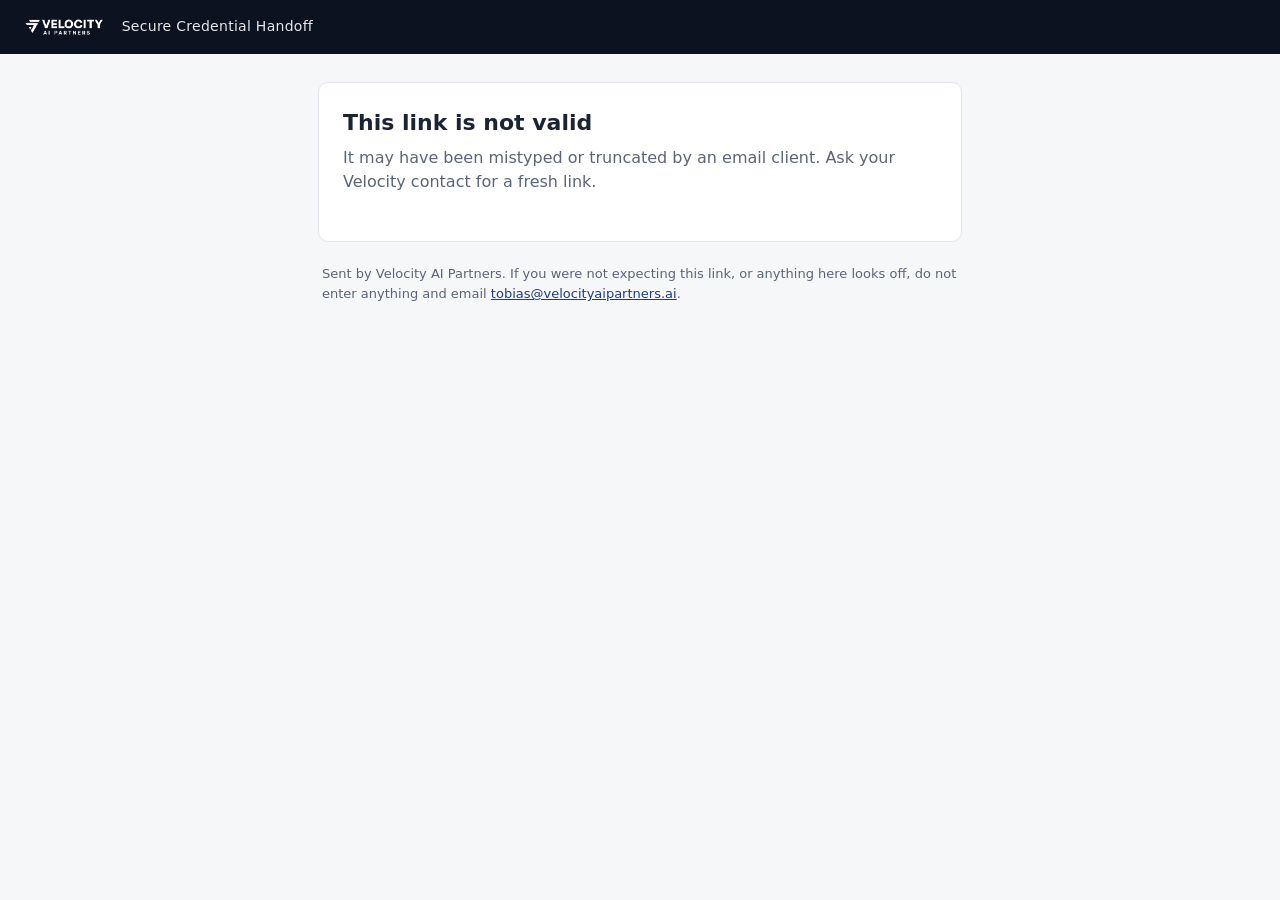
<file: handoff.html>
<!DOCTYPE html>
<html lang="en">
<head>
<meta charset="UTF-8">
<meta name="viewport" content="width=device-width, initial-scale=1.0">
<title>Velocity AI Partners | Secure Credential Handoff</title>
<meta name="description" content="One-time secure form for sending credentials to Velocity AI Partners.">
<meta name="robots" content="noindex, nofollow">
<link rel="icon" type="image/jpeg" href="favicon.jpg">
<link rel="preconnect" href="https://rsms.me/">
<link rel="stylesheet" href="https://rsms.me/inter/inter.css">
<link rel="stylesheet" href="handoff.css?v=2">
</head>
<body>

<div class="hd-bar">
  <img src="velocity-logo-white.png" alt="Velocity AI Partners" class="hd-bar__logo">
  <span class="hd-bar__title">Secure Credential Handoff</span>
</div>

<main class="hd-wrap">

  <!-- Shown while the token is being checked. -->
  <section id="hd-loading" class="hd-card">
    <p class="hd-muted">Checking this link...</p>
  </section>

  <!-- The form itself; fields are rendered from the link definition. -->
  <section id="hd-form-wrap" class="hd-card" hidden>
    <h1 id="hd-label"></h1>
    <p id="hd-intro" class="hd-lead"></p>

    <div class="hd-assure">
      <strong>How this works</strong>
      <ul>
        <li>This link works <strong>once</strong>, then it stops working for everyone.</li>
        <li>What you enter goes straight into Velocity's system over an encrypted connection. It is not emailed, posted to chat, or shown to anyone outside the Velocity team.</li>
        <li>Nothing you type here is saved in your browser.</li>
      </ul>
    </div>

    <form id="hd-form" autocomplete="off" novalidate>
      <div id="hd-fields"></div>
      <p id="hd-error" class="hd-error" hidden></p>
      <button type="submit" id="hd-submit" class="hd-btn">Send securely</button>
      <p class="hd-muted hd-small">Please double-check the values before sending. Because the link is single-use, a correction needs a fresh link from us.</p>
    </form>
  </section>

  <!-- Terminal states: done / used / expired / invalid / error. -->
  <section id="hd-state" class="hd-card" hidden>
    <h1 id="hd-state-title"></h1>
    <p id="hd-state-body" class="hd-lead"></p>
  </section>

  <p class="hd-foot">
    Sent by Velocity AI Partners. If you were not expecting this link, or anything here looks off,
    do not enter anything and email <a href="mailto:tobias@velocityaipartners.ai">tobias@velocityaipartners.ai</a>.
  </p>
</main>

<script src="handoff.js?v=1"></script>
</body>
</html>
</file>
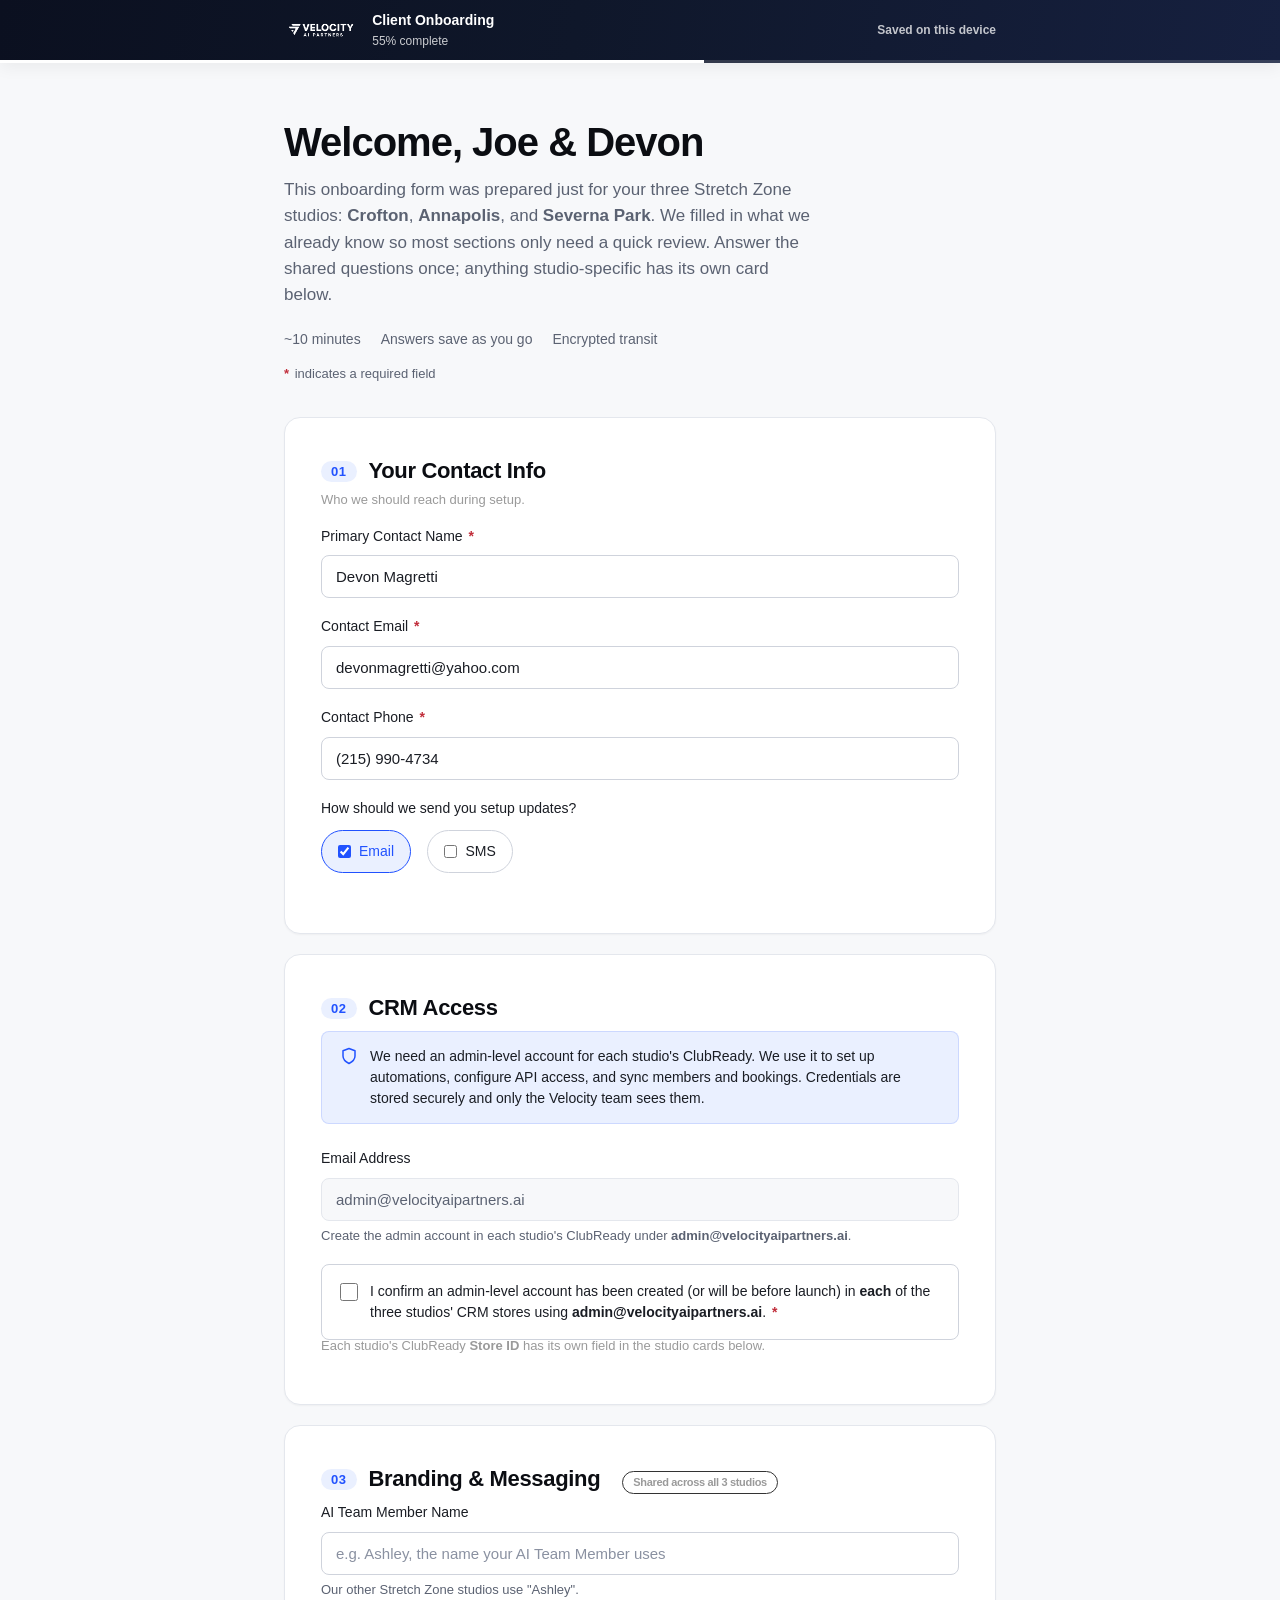
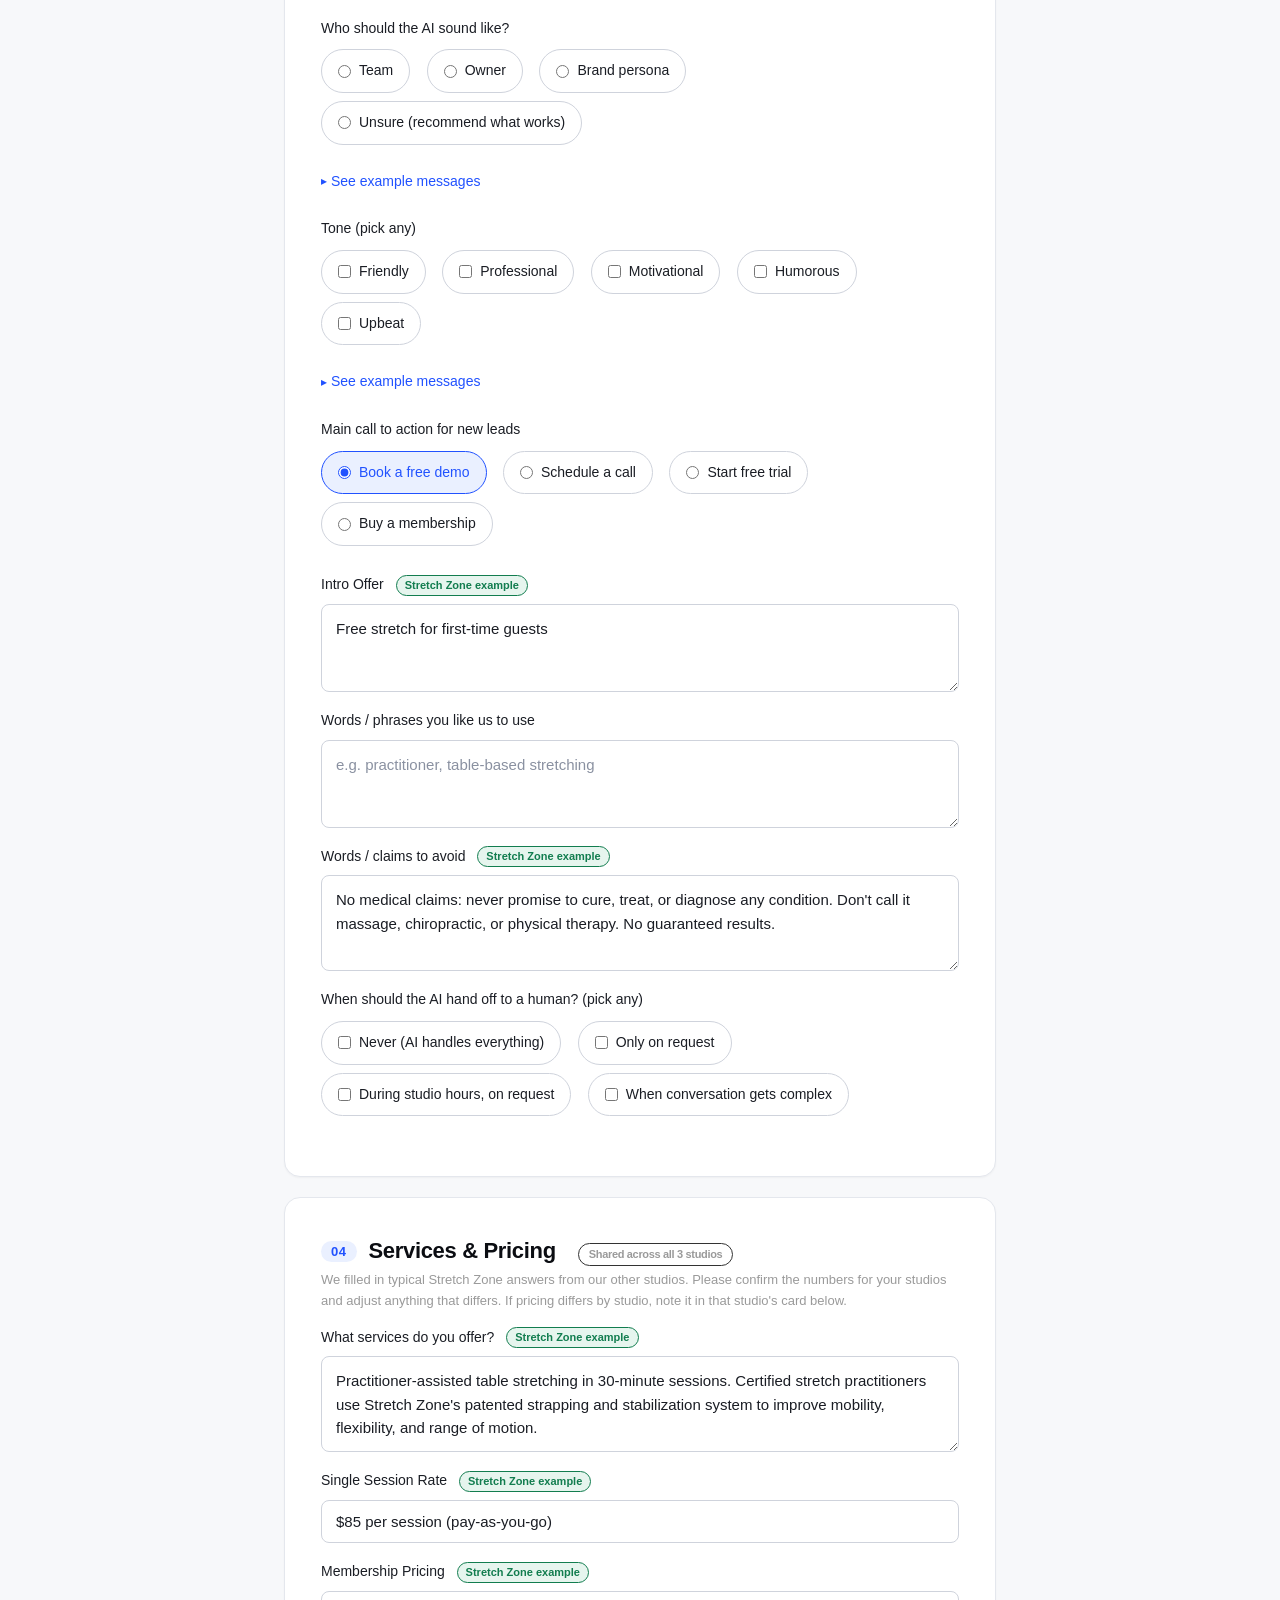
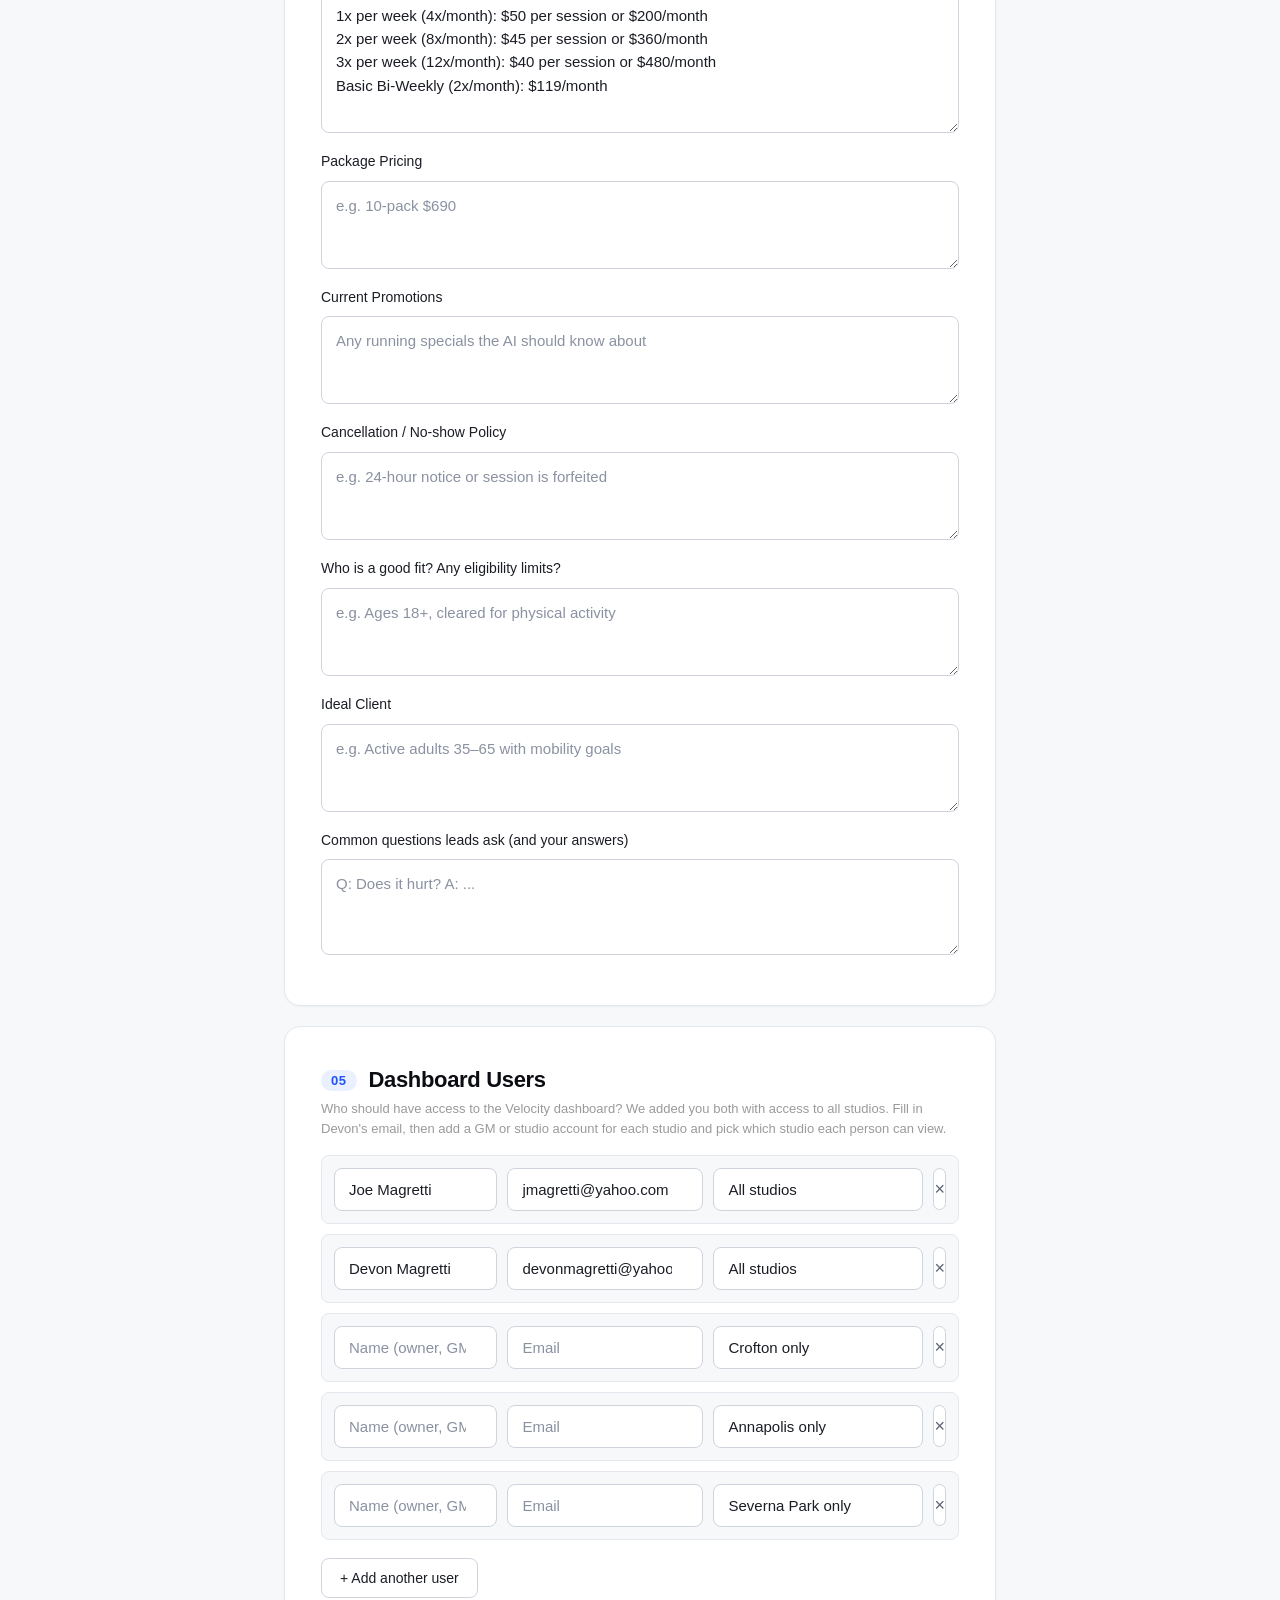
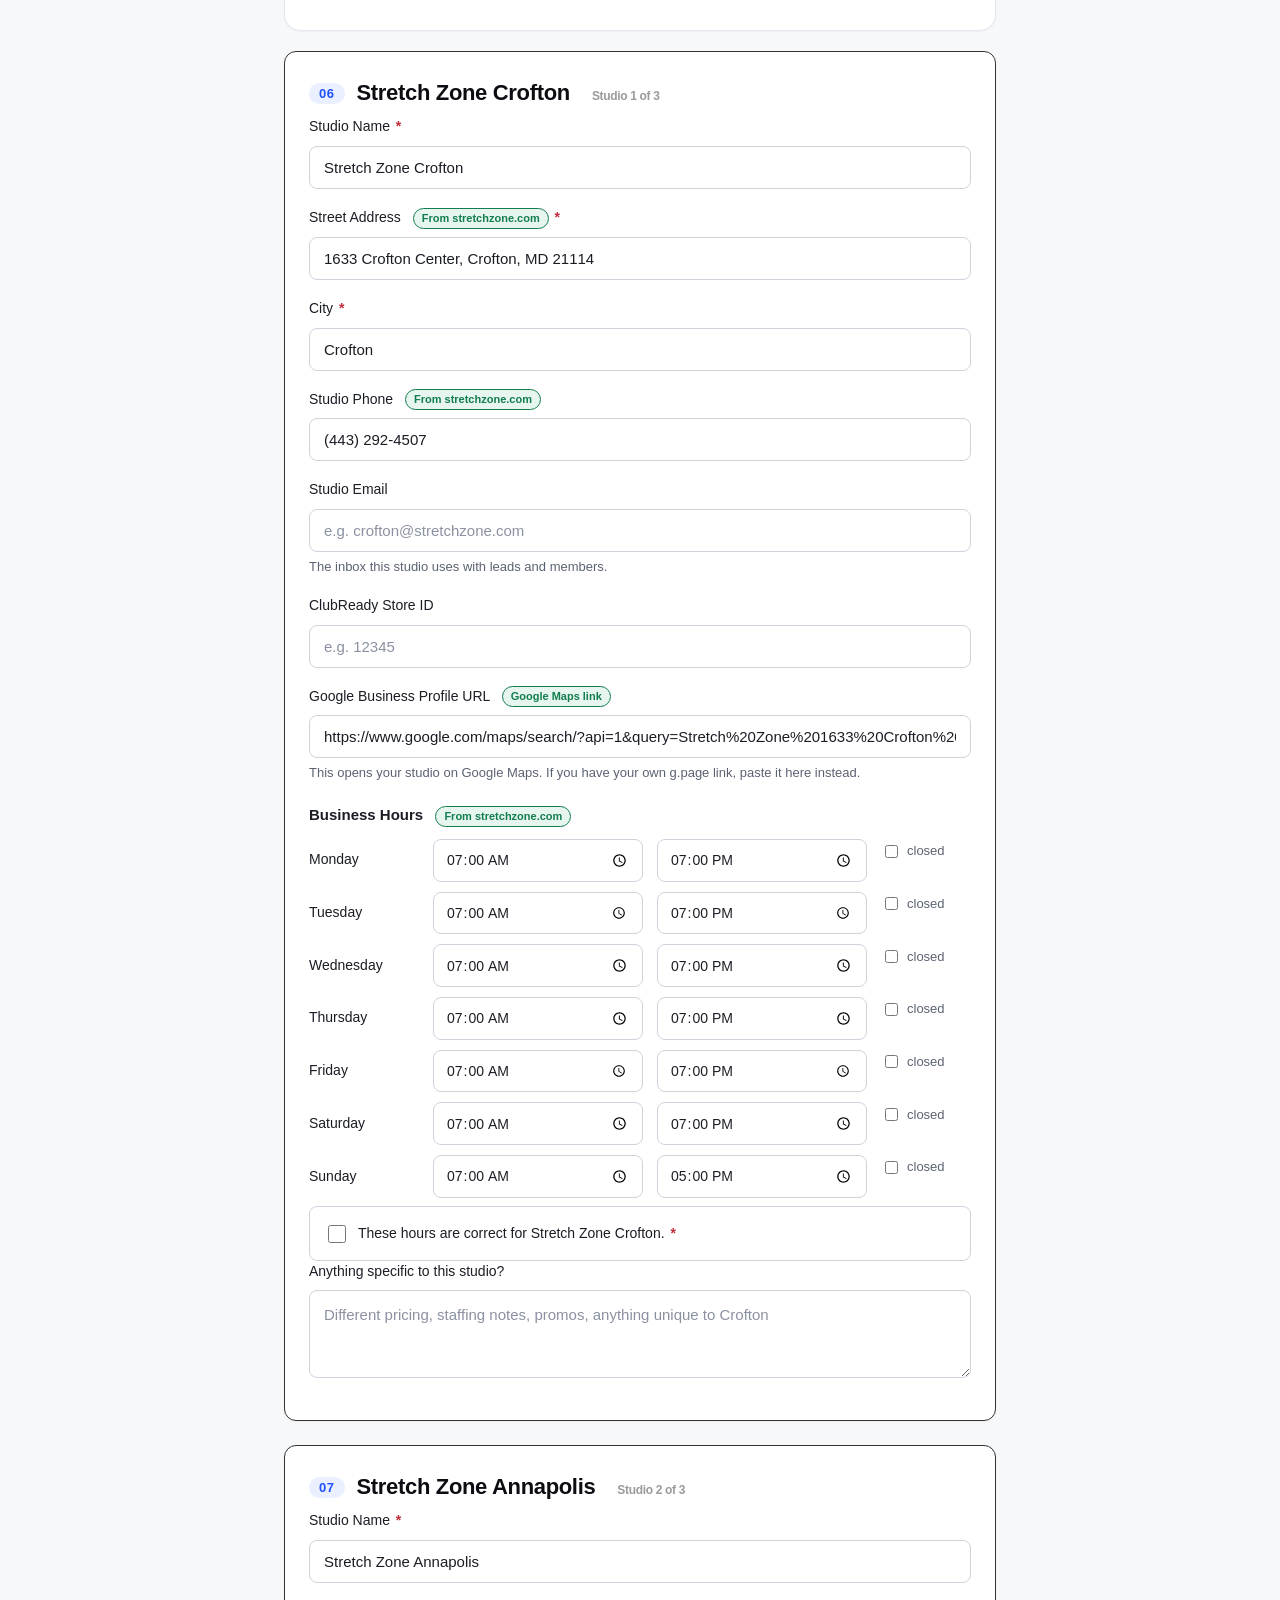
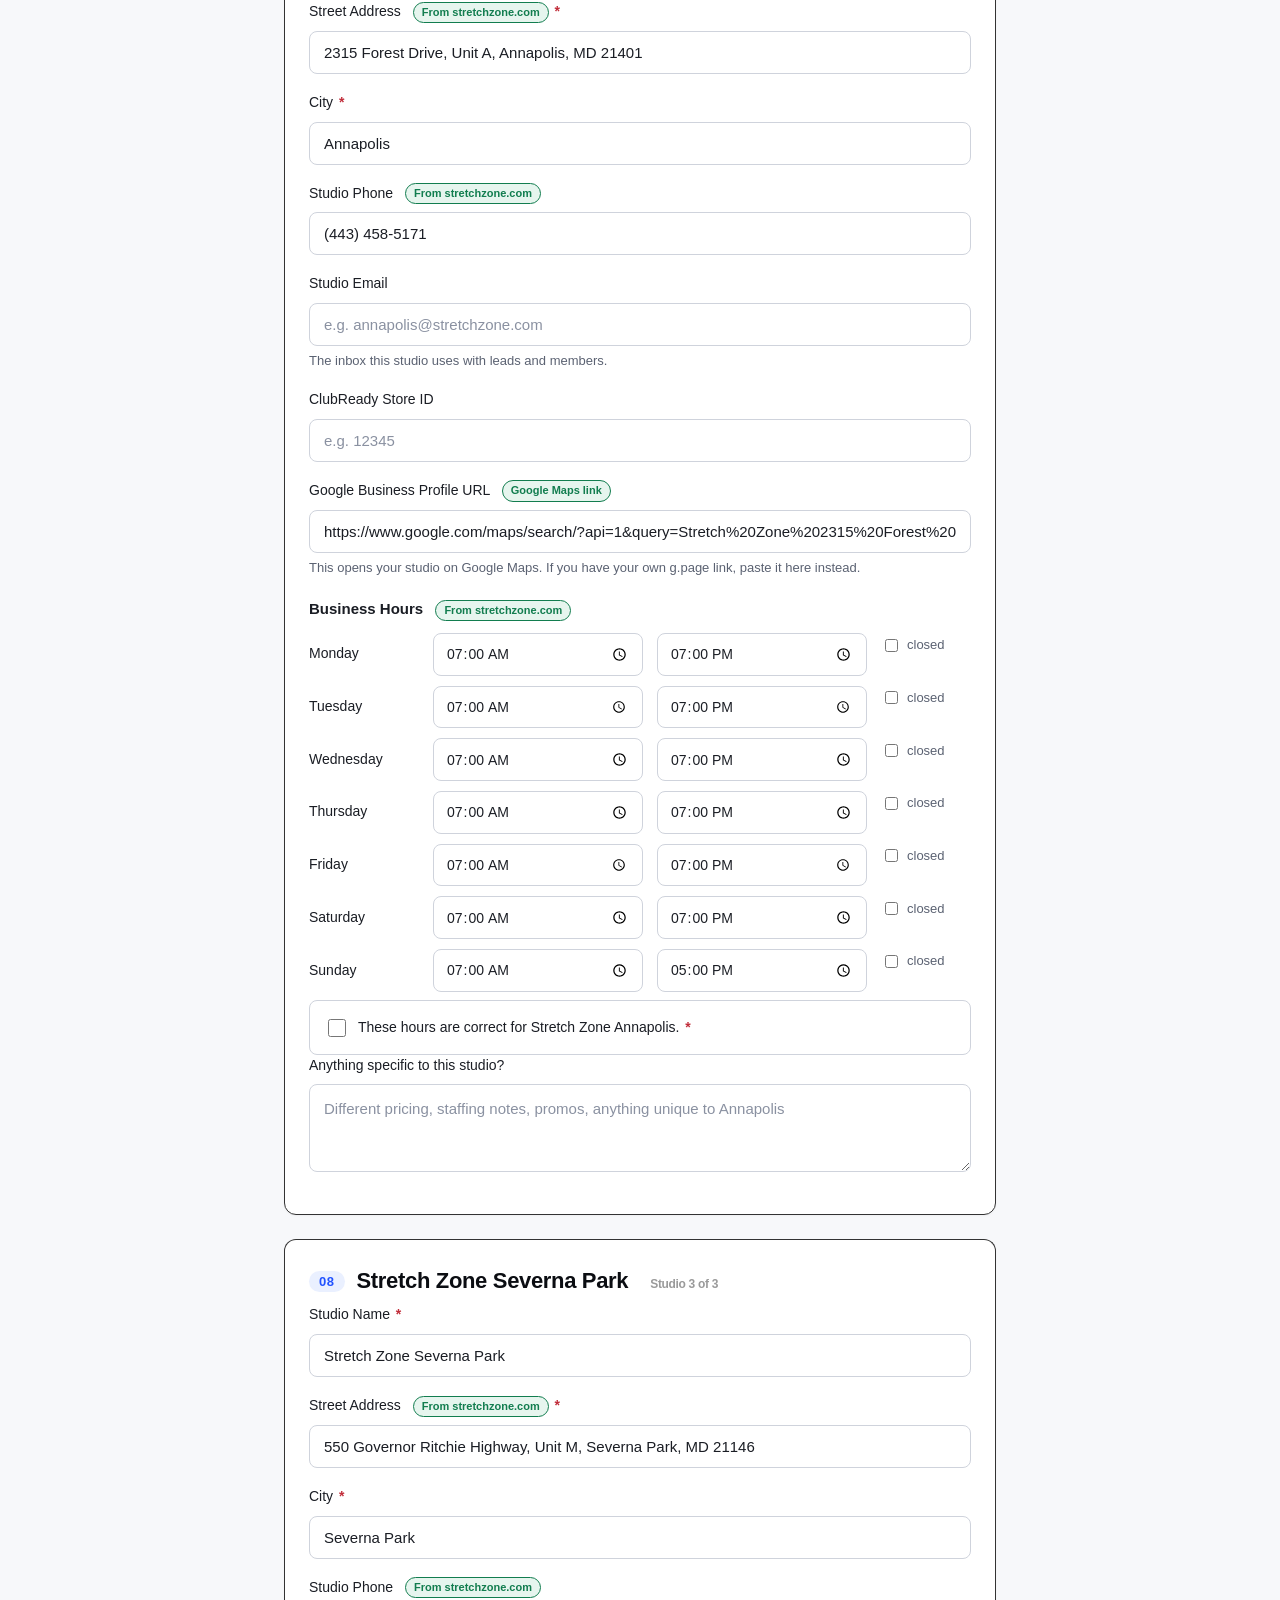
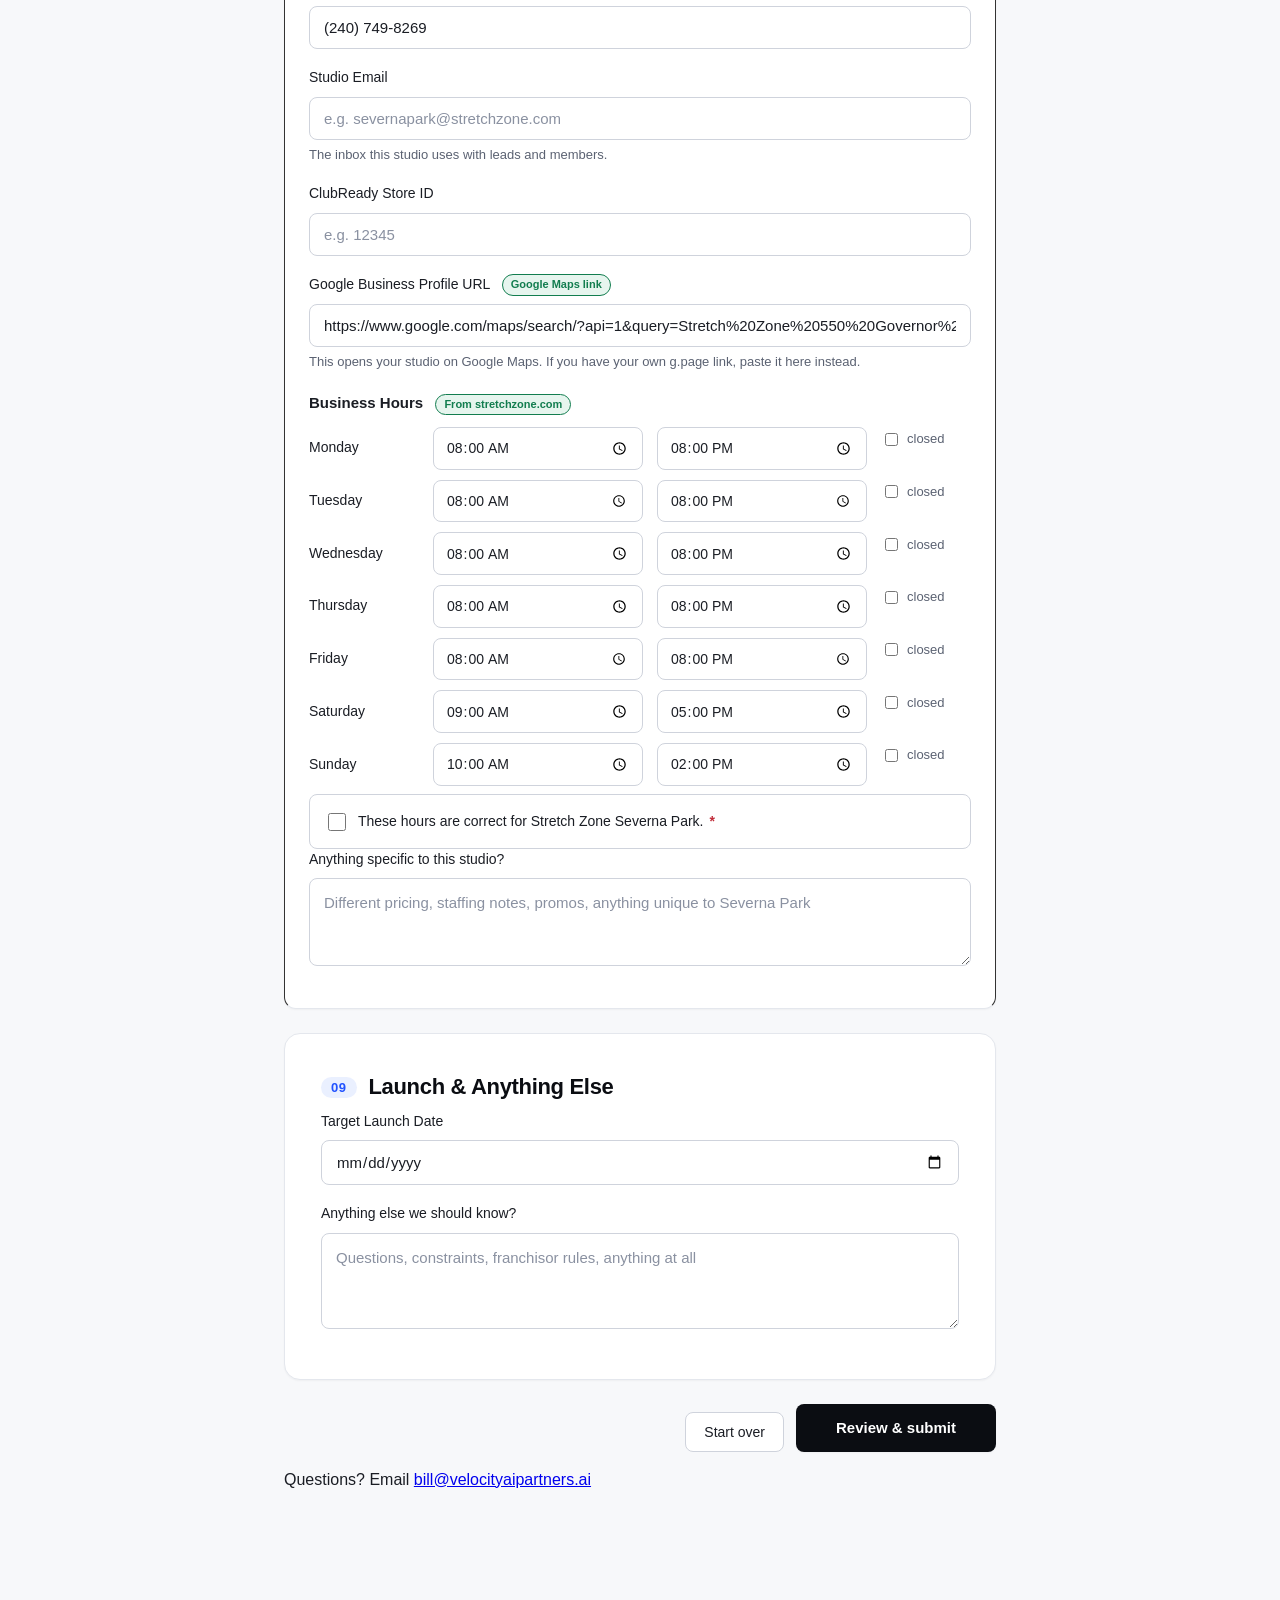
<file: magretti.html>
<!DOCTYPE html>
<html lang="en">
<head>
<meta charset="UTF-8">
<meta name="viewport" content="width=device-width, initial-scale=1.0">
<title>Velocity AI Partners | Magretti Stretch Zone Onboarding</title>
<meta name="description" content="Onboarding for Stretch Zone Crofton, Annapolis, and Severna Park.">
<meta name="robots" content="noindex, nofollow">
<link rel="icon" type="image/jpeg" href="favicon.jpg">
<link rel="preconnect" href="https://rsms.me/">
<link rel="stylesheet" href="https://rsms.me/inter/inter.css">
<link rel="stylesheet" href="styles.css?v=23">
<link rel="stylesheet" href="magretti.css?v=5">
</head>
<body>
<div class="progress-bar" role="progressbar" aria-label="Required fields completed" aria-valuemin="0" aria-valuemax="100" aria-valuenow="0"><div class="progress-bar__fill" id="progress-fill"></div></div>

<!-- Same navy top bar as the main form; the save button is replaced by the
     autosave note since this variant saves locally on every change. -->
<div class="sticky-draft" id="sticky-draft">
  <div class="sticky-draft__bar">
    <img src="velocity-logo-white.png" alt="Velocity AI Partners" class="sticky-draft__logo">
    <div class="sticky-draft__meta">
      <span class="sticky-draft__title">Client Onboarding</span>
      <span class="sticky-draft__progress" id="sticky-progress-text">0% complete</span>
    </div>
    <span class="mg-autosave-note">Saved on this device</span>
  </div>
  <div class="sticky-draft__track"><div class="sticky-draft__track-fill" id="sticky-progress-fill"></div></div>
</div>

<div class="mg-preview-banner" id="preview-banner" hidden>
  Preview mode: submissions are disabled on localhost. Nothing will be sent.
</div>

<main class="container">
  <header>
    <h1>Welcome, Joe &amp; Devon</h1>
    <p class="lead">This onboarding form was prepared just for your three Stretch Zone studios: <strong>Crofton</strong>, <strong>Annapolis</strong>, and <strong>Severna Park</strong>. We filled in what we already know so most sections only need a quick review. Answer the shared questions once; anything studio-specific has its own card below.</p>
    <div class="meta-row">
      <span>~10 minutes</span>
      <span>Answers save as you go</span>
      <span>Encrypted transit</span>
    </div>
    <p class="required-note"><span class="req" aria-hidden="true">*</span> indicates a required field</p>
  </header>

  <form id="intake-form" novalidate>

    <!-- Bot defense — same pattern as the main form. Do not remove. -->
    <input type="text" name="honeypot" class="honeypot" tabindex="-1" autocomplete="off" aria-hidden="true">

    <section>
      <h2>Your Contact Info</h2>
      <p class="mg-section-note">Who we should reach during setup.</p>
      <label>
        Primary Contact Name <span class="req" aria-hidden="true">*</span>
        <input type="text" name="contact_name" value="Devon Magretti" data-known>
      </label>
      <label>
        Contact Email <span class="req" aria-hidden="true">*</span>
        <input type="email" name="contact_email" required value="devonmagretti@yahoo.com" data-known>
      </label>
      <label>
        Contact Phone <span class="req" aria-hidden="true">*</span>
        <input type="tel" name="contact_phone" required value="(215) 990-4734" data-known>
      </label>
      <fieldset class="pill-group">
        <legend>How should we send you setup updates?</legend>
        <label class="pill"><input type="checkbox" name="notify_email" checked> Email</label>
        <label class="pill"><input type="checkbox" name="notify_sms"> SMS</label>
      </fieldset>
    </section>

    <section>
      <h2>CRM Access</h2>
      <div class="trust-banner">
        <span>We need an admin-level account for each studio's ClubReady. We use it to set up automations, configure API access, and sync members and bookings. Credentials are stored securely and only the Velocity team sees them.</span>
      </div>
      <label>
        Email Address
        <input type="email" value="admin@velocityaipartners.ai" readonly tabindex="-1" aria-readonly="true">
        <small>Create the admin account in each studio's ClubReady under <strong>admin@velocityaipartners.ai</strong>.</small>
      </label>
      <label class="attestation">
        <input type="checkbox" name="crm_account_confirmed" required>
        <span>I confirm an admin-level account has been created (or will be before launch) in <strong>each</strong> of the three studios' CRM stores using <strong>admin@velocityaipartners.ai</strong>. <span class="req" aria-hidden="true">*</span></span>
      </label>
      <p class="mg-section-note">Each studio's ClubReady <strong>Store ID</strong> has its own field in the studio cards below.</p>
    </section>

    <section>
      <h2>Branding &amp; Messaging <span class="mg-shared-chip">Shared across all 3 studios</span></h2>
      <label>
        AI Team Member Name
        <input type="text" name="assistant_name" placeholder="e.g. Ashley, the name your AI Team Member uses">
        <small>Our other Stretch Zone studios use "Ashley".</small>
      </label>
      <fieldset class="pill-group">
        <legend>Who should the AI sound like?</legend>
        <label class="pill"><input type="radio" name="chatbot_voice" value="team"> Team</label>
        <label class="pill"><input type="radio" name="chatbot_voice" value="owner"> Owner</label>
        <label class="pill"><input type="radio" name="chatbot_voice" value="brand"> Brand persona</label>
        <label class="pill"><input type="radio" name="chatbot_voice" value="unsure"> Unsure (recommend what works)</label>
      </fieldset>
      <details class="examples-block">
        <summary>See example messages</summary>
        <div class="example-item">
          <span class="example-tag">Team</span>
          <p>"Hey! Thanks for reaching out. We'd love to have you in for a free demo. What day works best?"</p>
        </div>
        <div class="example-item">
          <span class="example-tag">Owner</span>
          <p>"Hi, it's Devon, the studio owner! I'd love to get you in for a free demo. What day works?"</p>
        </div>
        <div class="example-item">
          <span class="example-tag">Brand persona</span>
          <p>"Hi! I'm Morgan from the studio. We'd love to have you in for a free demo. What day works?"</p>
        </div>
        <div class="example-item">
          <span class="example-tag">Unsure</span>
          <p>We'll recommend a voice based on similar studios. Team and Brand persona usually perform best.</p>
        </div>
      </details>
      <fieldset class="pill-group">
        <legend>Tone (pick any)</legend>
        <label class="pill"><input type="checkbox" name="tone_friendly"> Friendly</label>
        <label class="pill"><input type="checkbox" name="tone_professional"> Professional</label>
        <label class="pill"><input type="checkbox" name="tone_motivational"> Motivational</label>
        <label class="pill"><input type="checkbox" name="tone_humorous"> Humorous</label>
        <label class="pill"><input type="checkbox" name="tone_upbeat"> Upbeat</label>
      </fieldset>
      <details class="examples-block">
        <summary>See example messages</summary>
        <div class="example-item">
          <span class="example-tag">Friendly</span>
          <p>"Hi! So glad you're interested. The demo stretch is free and takes about 30 minutes. What day works?"</p>
        </div>
        <div class="example-item">
          <span class="example-tag">Professional</span>
          <p>"Thank you for reaching out. Our complimentary 30-minute demo stretch is a great introduction. Which day suits your schedule?"</p>
        </div>
        <div class="example-item">
          <span class="example-tag">Motivational</span>
          <p>"Love that you're prioritizing mobility! A free demo stretch is the perfect first step. Let's get you booked."</p>
        </div>
        <div class="example-item">
          <span class="example-tag">Humorous</span>
          <p>"Your hamstrings called. They want a truce. Free demo stretch, no commitment. What day?"</p>
        </div>
        <div class="example-item">
          <span class="example-tag">Upbeat</span>
          <p>"Hi! Super excited you're interested. Free demo stretch is the best way to start. What day works?"</p>
        </div>
      </details>
      <fieldset class="pill-group">
        <legend>Main call to action for new leads</legend>
        <label class="pill"><input type="radio" name="main_cta" value="book_demo" checked> Book a free demo</label>
        <label class="pill"><input type="radio" name="main_cta" value="schedule_call"> Schedule a call</label>
        <label class="pill"><input type="radio" name="main_cta" value="start_trial"> Start free trial</label>
        <label class="pill"><input type="radio" name="main_cta" value="buy_membership"> Buy a membership</label>
      </fieldset>
      <label>
        Intro Offer <span class="ai-suggested-chip mg-source-chip">Stretch Zone example</span>
        <textarea name="intro_offer" rows="2">Free stretch for first-time guests</textarea>
      </label>
      <label>
        Words / phrases you like us to use
        <textarea name="preferred_words" rows="2" placeholder="e.g. practitioner, table-based stretching"></textarea>
      </label>
      <label>
        Words / claims to avoid <span class="ai-suggested-chip mg-source-chip">Stretch Zone example</span>
        <textarea name="avoid_words" rows="3">No medical claims: never promise to cure, treat, or diagnose any condition. Don't call it massage, chiropractic, or physical therapy. No guaranteed results.</textarea>
      </label>
      <fieldset class="pill-group">
        <legend>When should the AI hand off to a human? (pick any)</legend>
        <label class="pill"><input type="checkbox" name="handoff_never"> Never (AI handles everything)</label>
        <label class="pill"><input type="checkbox" name="handoff_on_request"> Only on request</label>
        <label class="pill"><input type="checkbox" name="handoff_business_hours_request"> During studio hours, on request</label>
        <label class="pill"><input type="checkbox" name="handoff_complex"> When conversation gets complex</label>
      </fieldset>
    </section>

    <section>
      <h2>Services &amp; Pricing <span class="mg-shared-chip">Shared across all 3 studios</span></h2>
      <p class="mg-section-note">We filled in typical Stretch Zone answers from our other studios. Please confirm the numbers for your studios and adjust anything that differs. If pricing differs by studio, note it in that studio's card below.</p>
      <label>
        What services do you offer? <span class="ai-suggested-chip mg-source-chip">Stretch Zone example</span>
        <textarea name="bk_service_description" rows="3">Practitioner-assisted table stretching in 30-minute sessions. Certified stretch practitioners use Stretch Zone's patented strapping and stabilization system to improve mobility, flexibility, and range of motion.</textarea>
      </label>
      <label>
        Single Session Rate <span class="ai-suggested-chip mg-source-chip">Stretch Zone example</span>
        <input type="text" name="bk_single_session_rate" value="$85 per session (pay-as-you-go)">
      </label>
      <label>
        Membership Pricing <span class="ai-suggested-chip mg-source-chip">Stretch Zone example</span>
        <textarea name="bk_membership_pricing" rows="5">1x per week (4x/month): $50 per session or $200/month
2x per week (8x/month): $45 per session or $360/month
3x per week (12x/month): $40 per session or $480/month
Basic Bi-Weekly (2x/month): $119/month</textarea>
      </label>
      <label>
        Package Pricing
        <textarea name="bk_package_pricing" rows="2" placeholder="e.g. 10-pack $690"></textarea>
      </label>
      <label>
        Current Promotions
        <textarea name="bk_promotions" rows="2" placeholder="Any running specials the AI should know about"></textarea>
      </label>
      <label>
        Cancellation / No-show Policy
        <textarea name="bk_cancellation_policy" rows="2" placeholder="e.g. 24-hour notice or session is forfeited"></textarea>
      </label>
      <label>
        Who is a good fit? Any eligibility limits?
        <textarea name="bk_eligibility" rows="2" placeholder="e.g. Ages 18+, cleared for physical activity"></textarea>
      </label>
      <label>
        Ideal Client
        <textarea name="bk_ideal_client" rows="2" placeholder="e.g. Active adults 35–65 with mobility goals"></textarea>
      </label>
      <label>
        Common questions leads ask (and your answers)
        <textarea name="bk_faq" rows="3" placeholder="Q: Does it hurt? A: ..."></textarea>
      </label>
    </section>

    <section>
      <h2>Dashboard Users</h2>
      <p class="mg-section-note">Who should have access to the Velocity dashboard? We added you both with access to all studios. Fill in Devon's email, then add a GM or studio account for each studio and pick which studio each person can view.</p>
      <div id="users-list"></div>
      <button type="button" id="add-user" class="btn-secondary">+ Add another user</button>
    </section>

    <!-- Per-studio cards rendered by magretti.js -->
    <div id="locations"></div>

    <section>
      <h2>Launch &amp; Anything Else</h2>
      <label>
        Target Launch Date
        <input type="date" name="target_launch_date">
      </label>
      <label>
        Anything else we should know?
        <textarea name="notes" rows="3" placeholder="Questions, constraints, franchisor rules, anything at all"></textarea>
      </label>
    </section>

    <div class="mg-error" id="error-box" hidden></div>

    <div class="mg-actions">
      <button type="button" id="start-over" class="btn-secondary">Start over</button>
      <button type="submit" id="submit-btn" class="btn-primary">Review &amp; submit</button>
    </div>

    <div class="mg-confirm" id="confirm-box" hidden>
      <p><strong>Ready to send?</strong> This submits onboarding for all three studios (Crofton, Annapolis, and Severna Park) to the Velocity team.</p>
      <div class="mg-actions">
        <button type="button" id="confirm-cancel" class="btn-secondary">Keep editing</button>
        <button type="button" id="confirm-submit" class="btn-primary">Confirm &amp; submit all 3 studios</button>
      </div>
    </div>
  </form>

  <div id="success-screen" class="success-screen" hidden>
    <h2>All set. Thank you!</h2>
    <p>We received onboarding details for all three studios. The Velocity team will review everything and reach out at the contact info you provided to schedule activation. A confirmation email is on its way.</p>
  </div>

  <footer>
    <p>Questions? Email <a href="mailto:bill@velocityaipartners.ai">bill@velocityaipartners.ai</a></p>
  </footer>
</main>

<script src="draft-sync.js?v=1"></script>
<script src="magretti.js?v=8"></script>
</body>
</html>
</file>
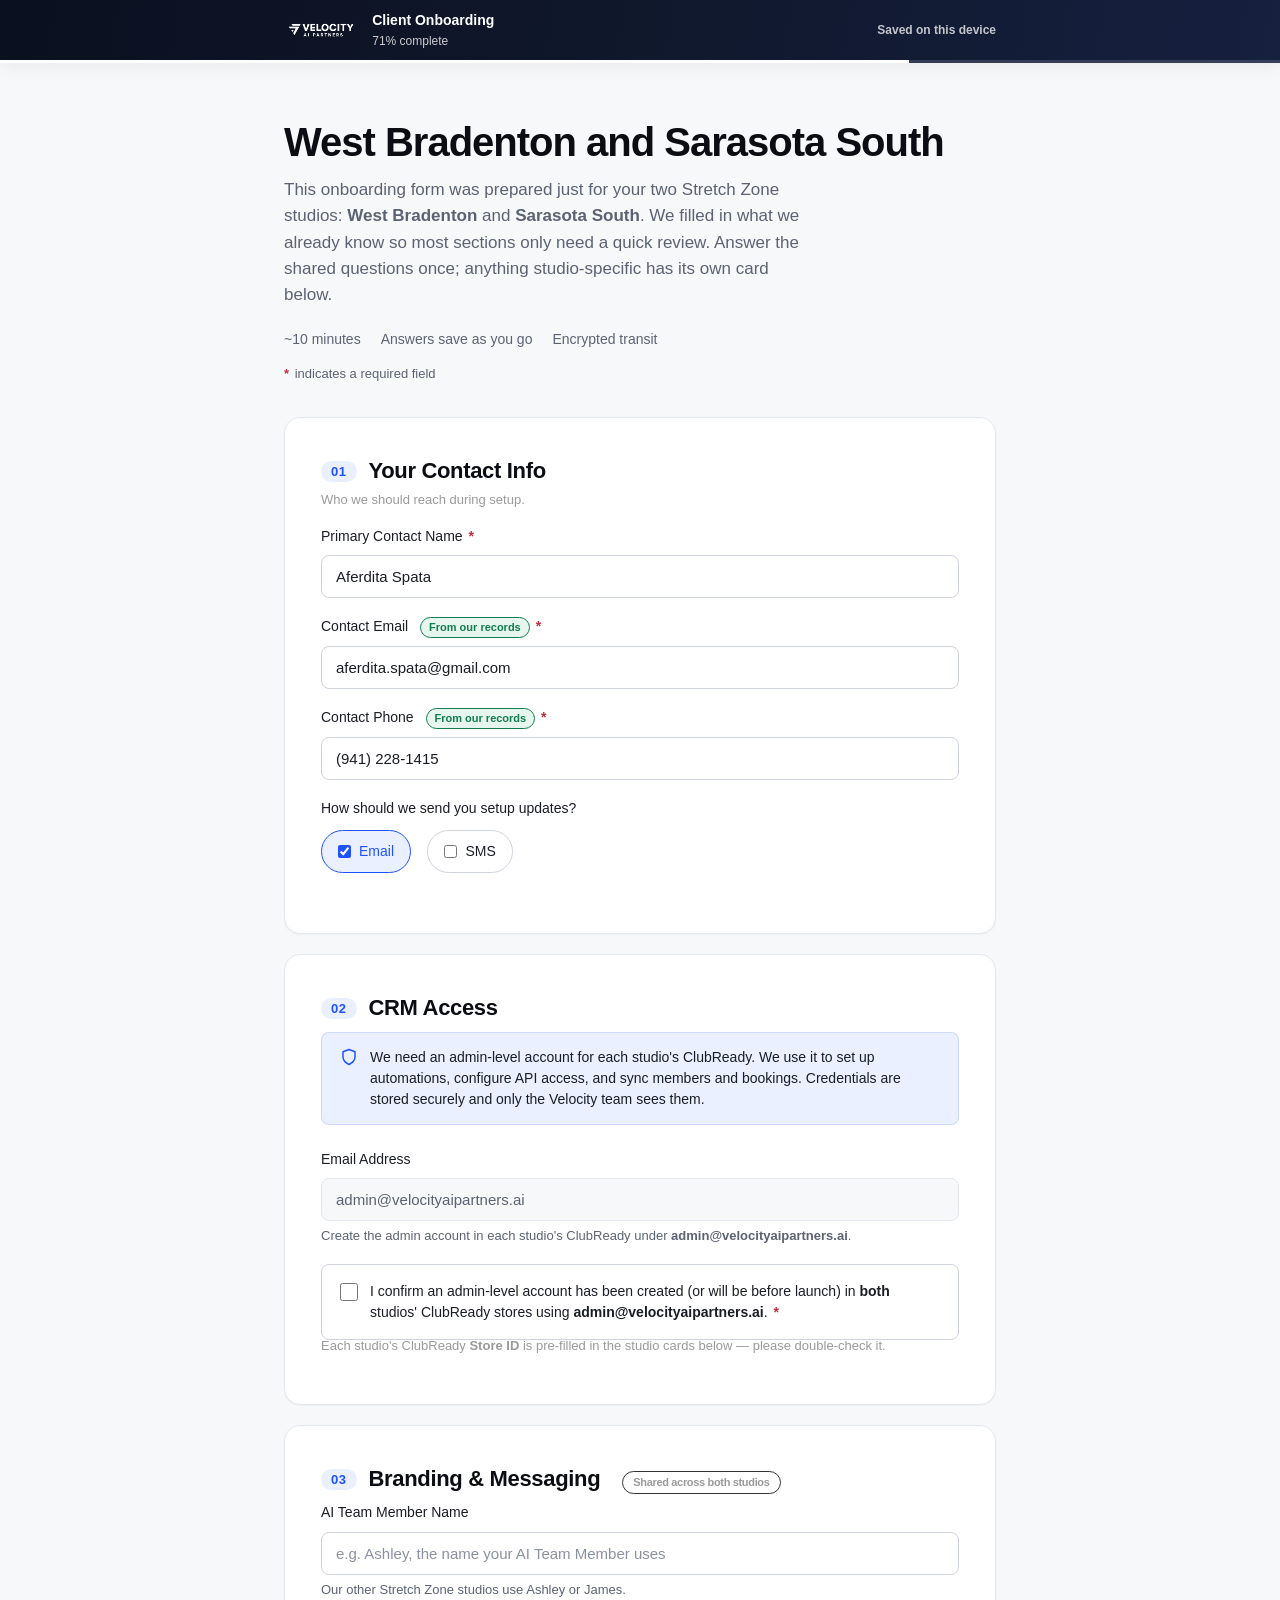
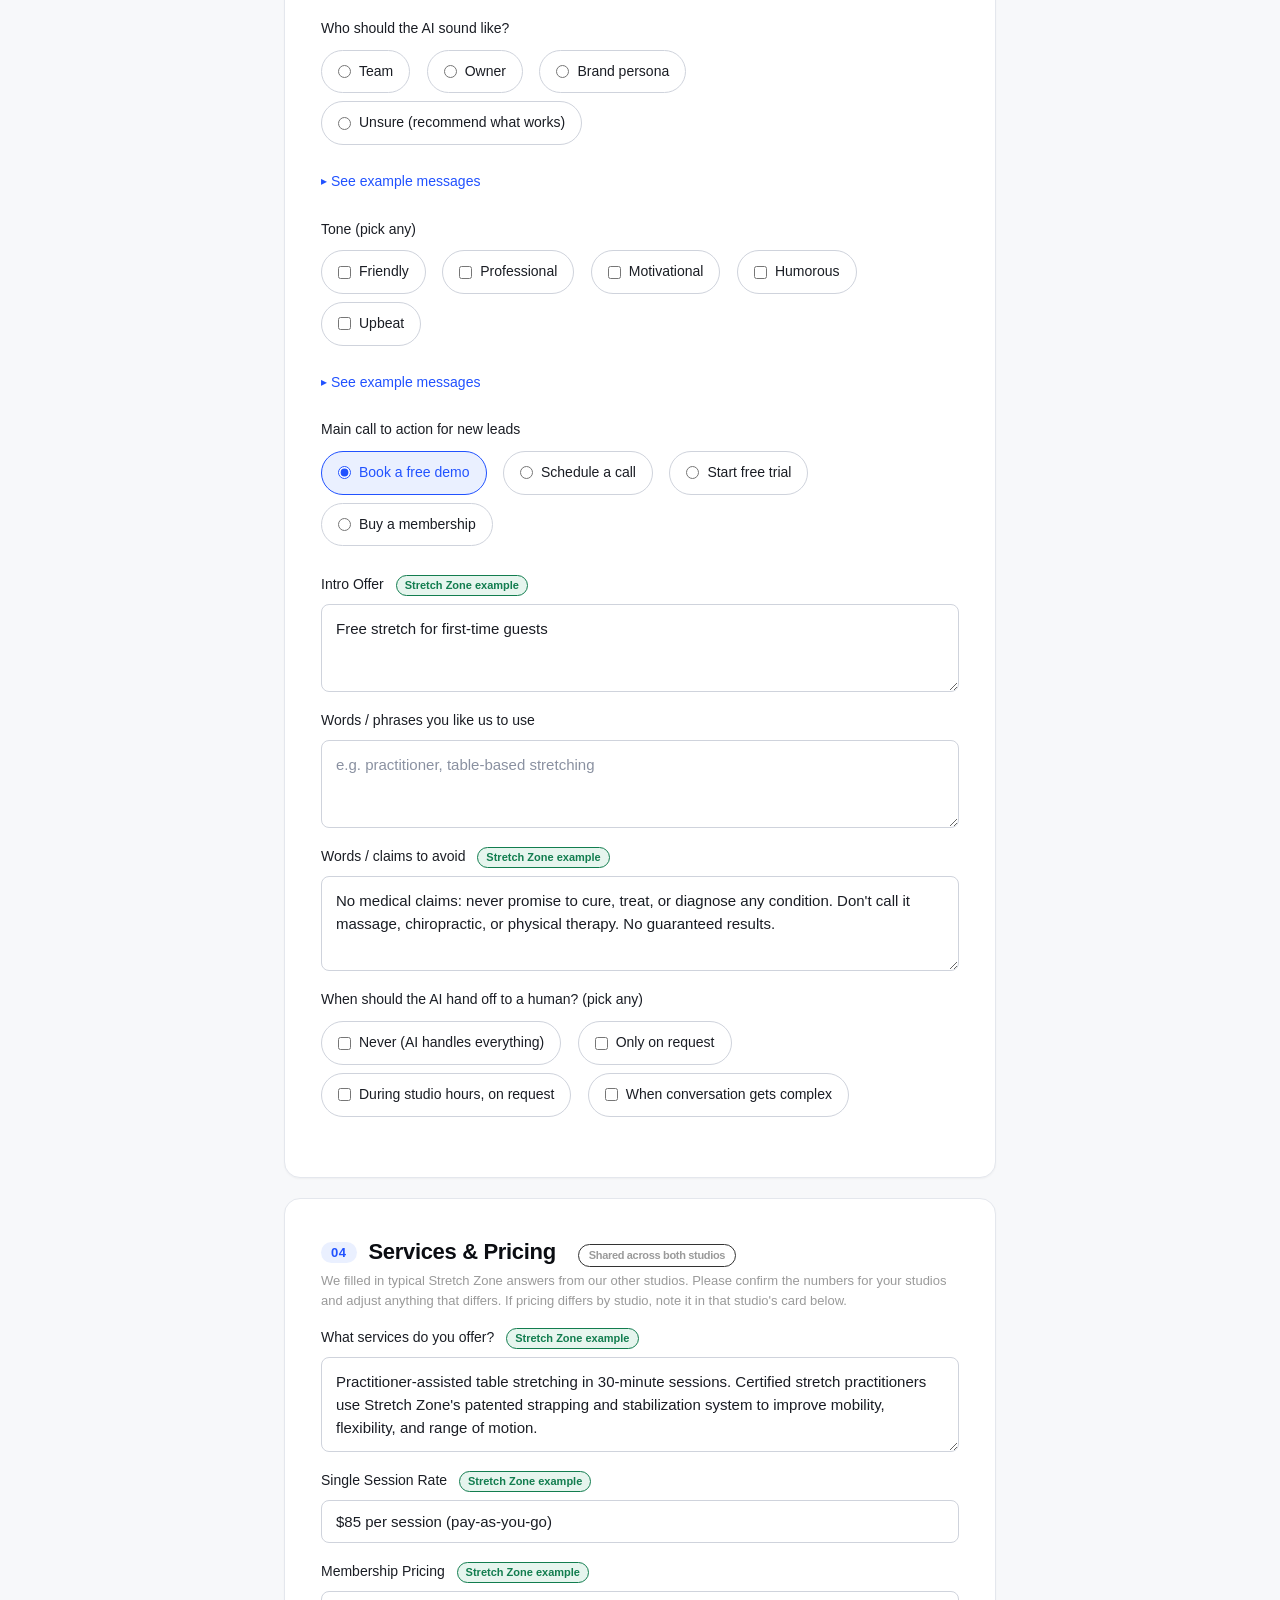
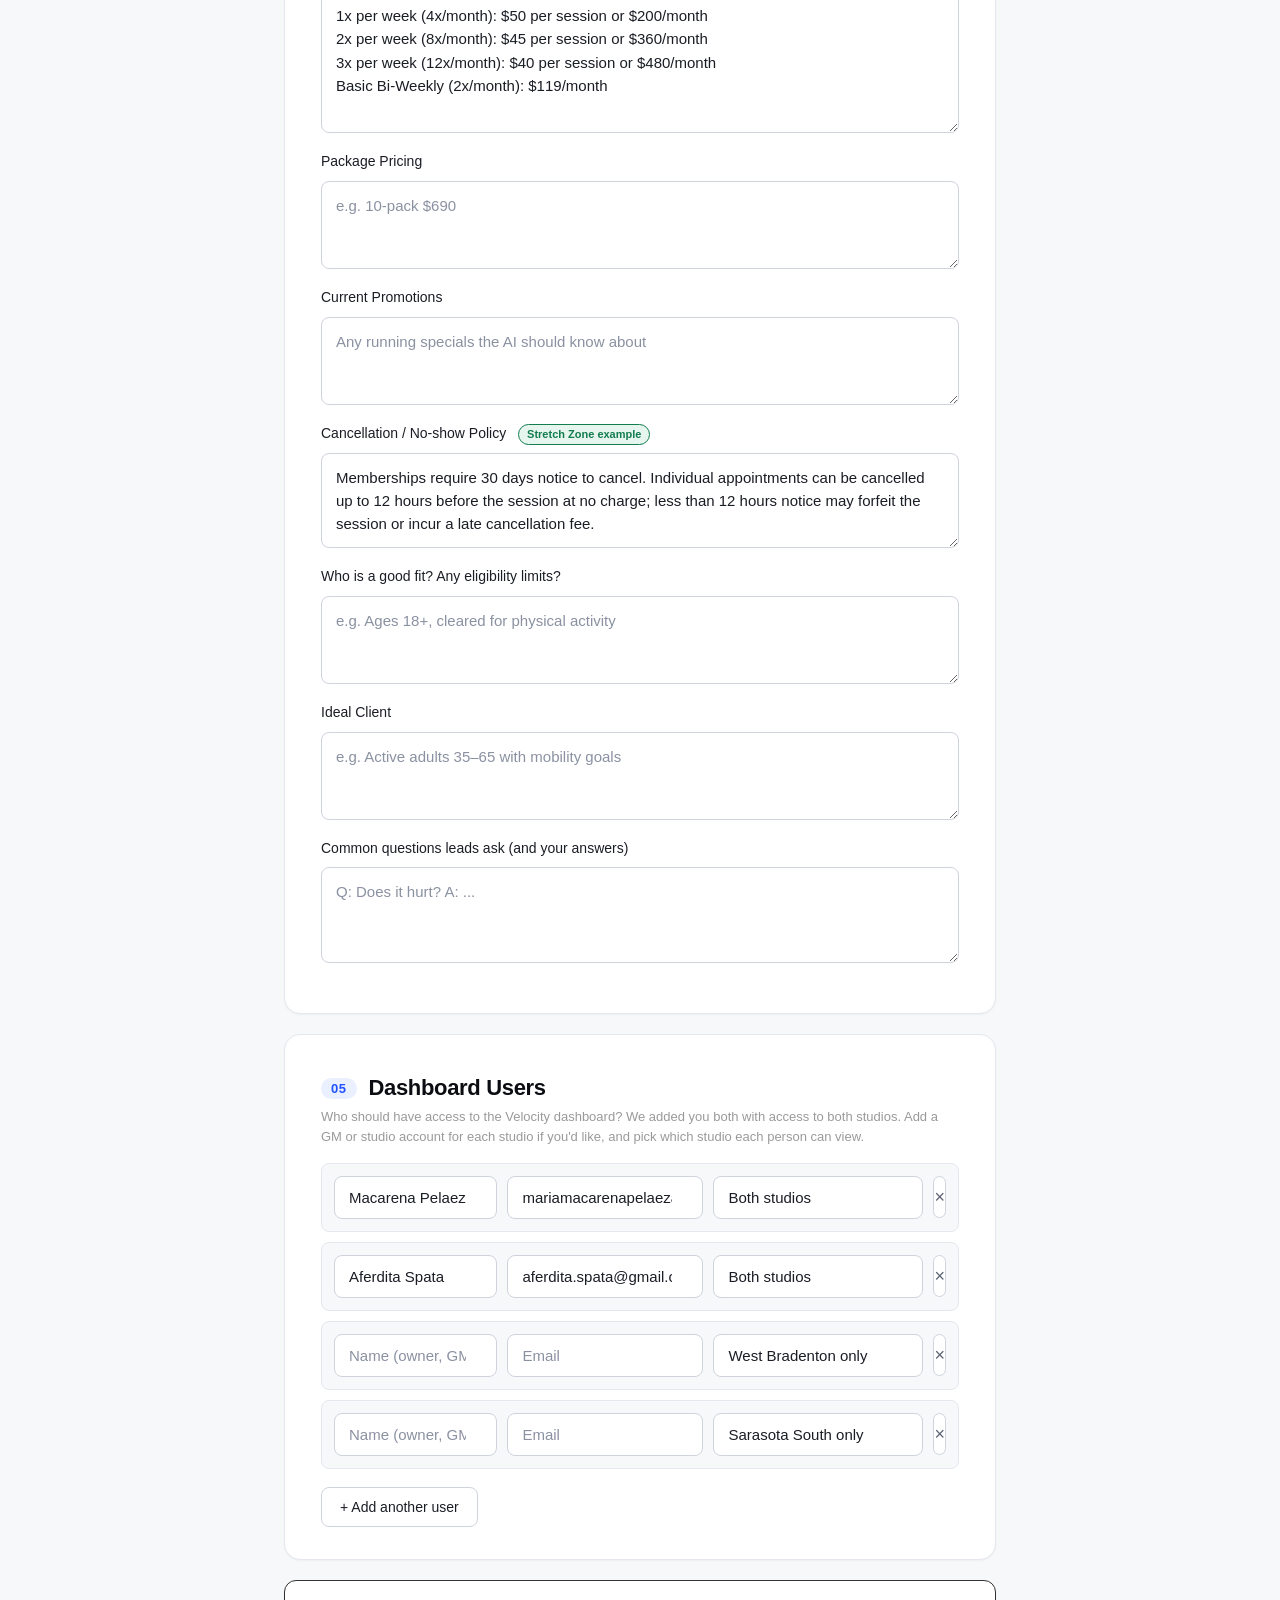
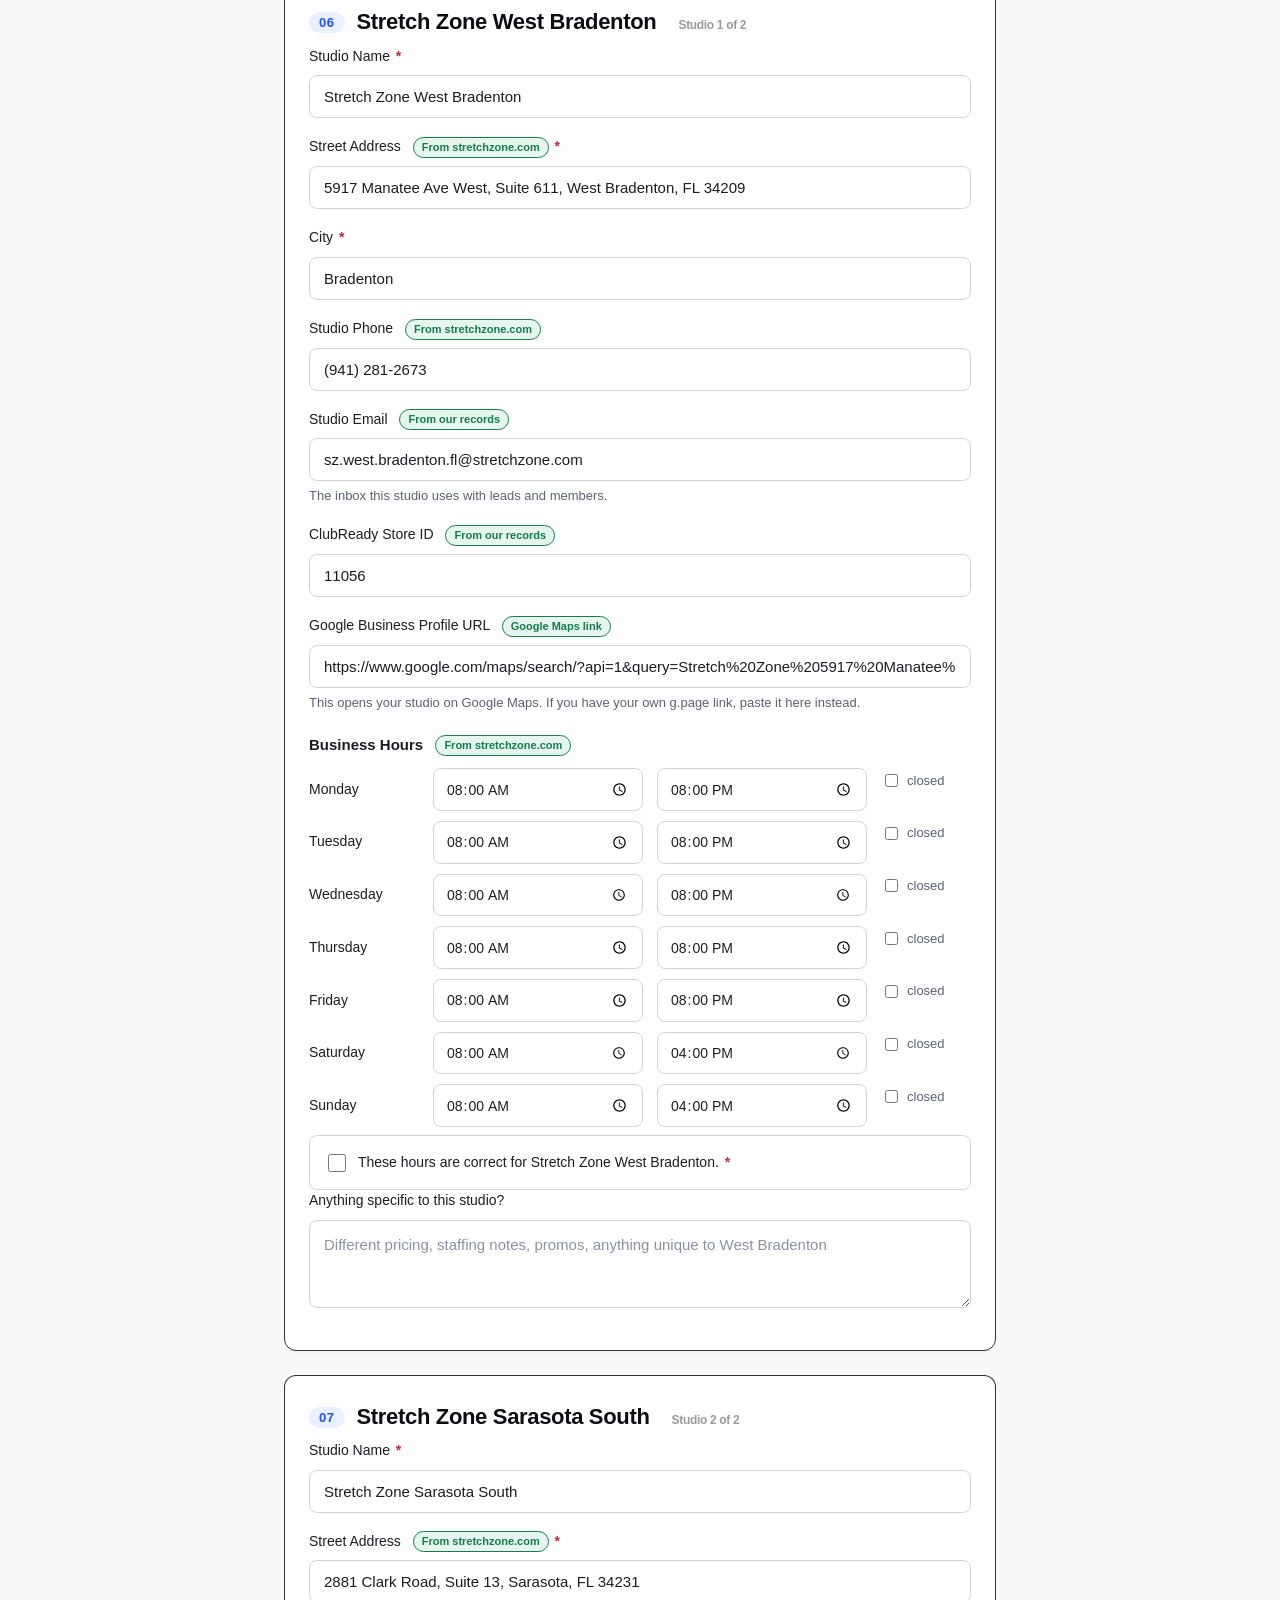
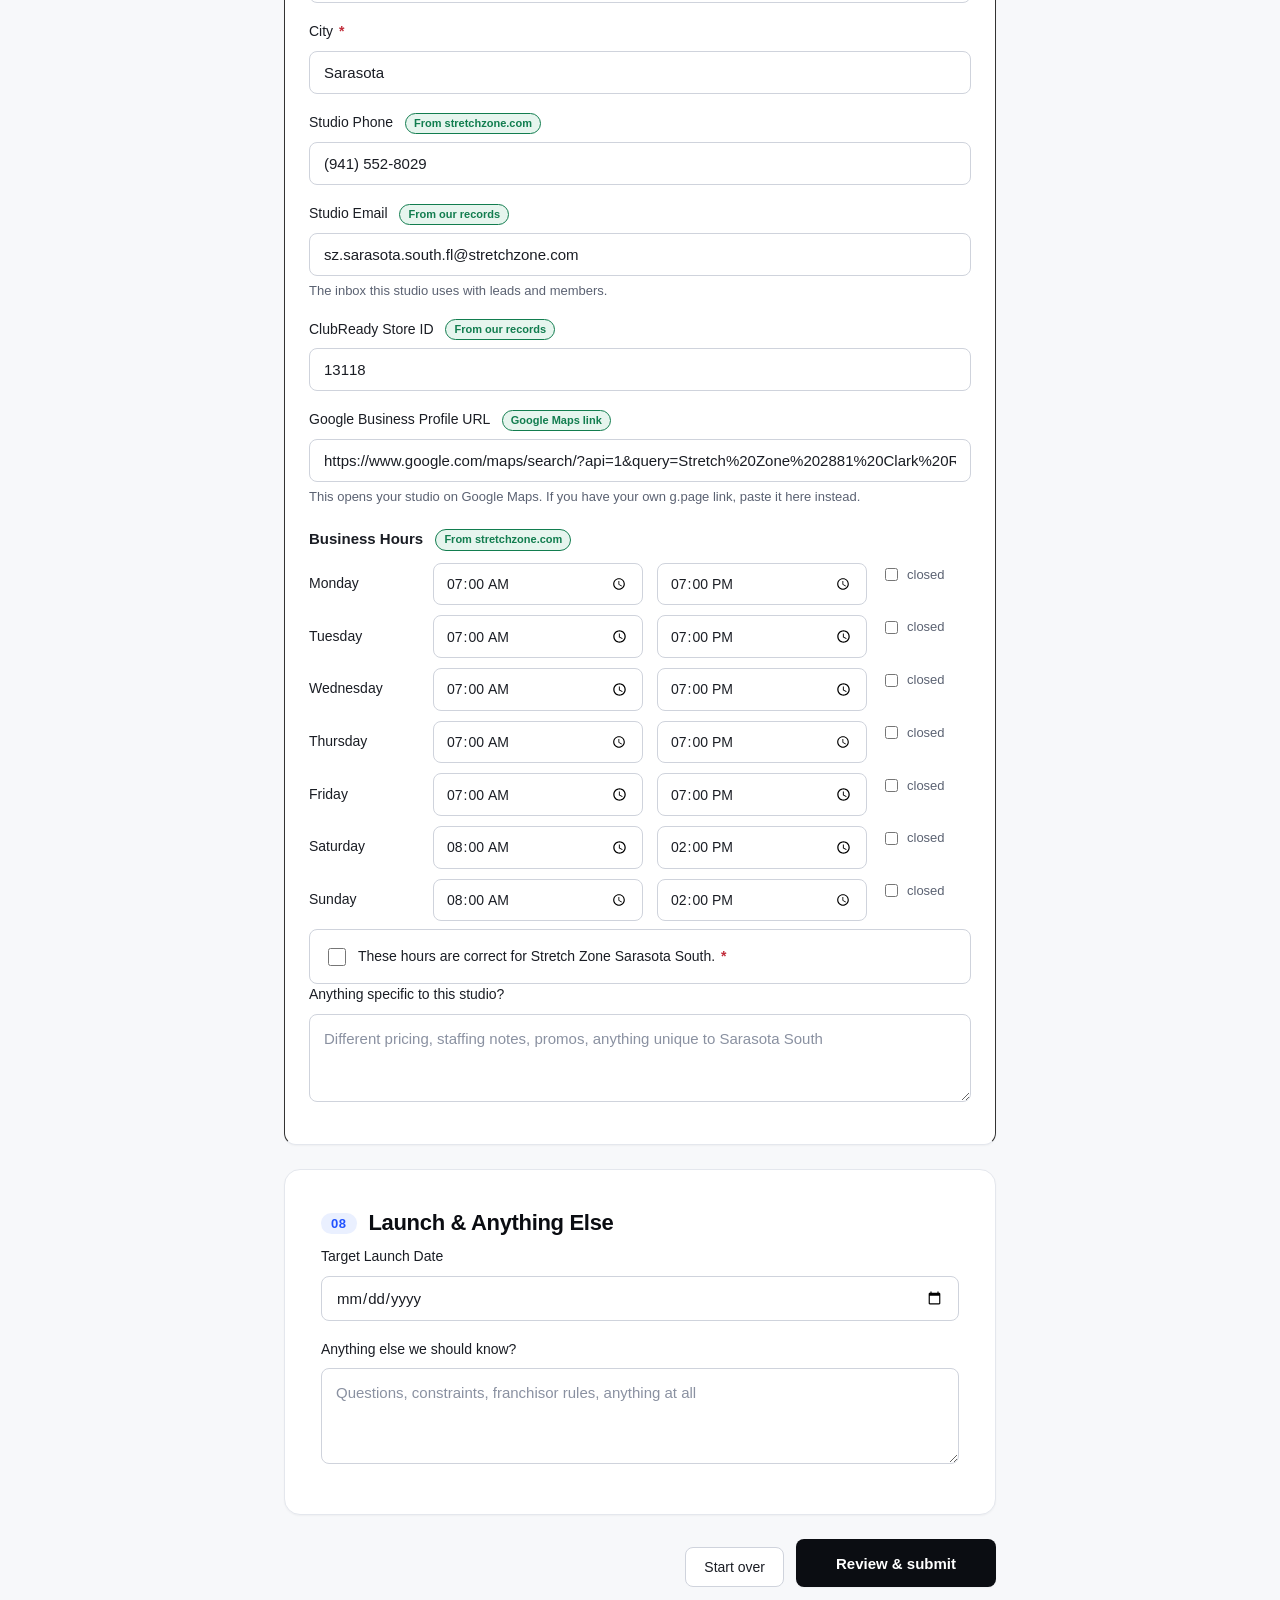
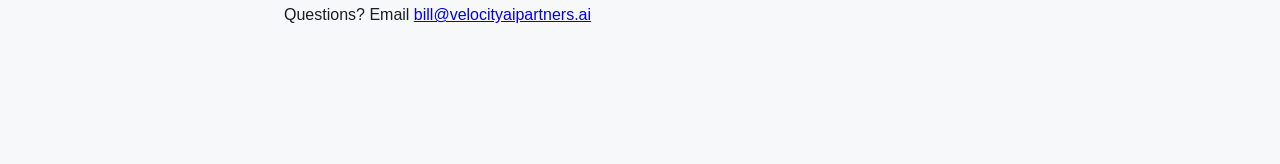
<file: pelaez-spata.html>
<!DOCTYPE html>
<html lang="en">
<head>
<meta charset="UTF-8">
<meta name="viewport" content="width=device-width, initial-scale=1.0">
<title>Velocity AI Partners | Stretch Zone West Bradenton &amp; Sarasota South Onboarding</title>
<meta name="description" content="Onboarding for Stretch Zone West Bradenton and Sarasota South, FL.">
<meta name="robots" content="noindex, nofollow">
<link rel="icon" type="image/jpeg" href="favicon.jpg">
<link rel="preconnect" href="https://rsms.me/">
<link rel="stylesheet" href="https://rsms.me/inter/inter.css">
<link rel="stylesheet" href="styles.css?v=23">
<link rel="stylesheet" href="pelaez-spata.css?v=1">
</head>
<body>
<div class="progress-bar" role="progressbar" aria-label="Required fields completed" aria-valuemin="0" aria-valuemax="100" aria-valuenow="0"><div class="progress-bar__fill" id="progress-fill"></div></div>

<!-- Same navy top bar as the main form; the save button is replaced by the
     autosave note since this variant saves locally on every change. -->
<div class="sticky-draft" id="sticky-draft">
  <div class="sticky-draft__bar">
    <img src="velocity-logo-white.png" alt="Velocity AI Partners" class="sticky-draft__logo">
    <div class="sticky-draft__meta">
      <span class="sticky-draft__title">Client Onboarding</span>
      <span class="sticky-draft__progress" id="sticky-progress-text">0% complete</span>
    </div>
    <span class="mg-autosave-note">Saved on this device</span>
  </div>
  <div class="sticky-draft__track"><div class="sticky-draft__track-fill" id="sticky-progress-fill"></div></div>
</div>

<div class="mg-preview-banner" id="preview-banner" hidden>
  Preview mode: submissions are disabled on localhost. Nothing will be sent.
</div>

<main class="container">
  <header>
    <h1>West Bradenton and Sarasota South</h1>
    <p class="lead">This onboarding form was prepared just for your two Stretch Zone studios: <strong>West Bradenton</strong> and <strong>Sarasota South</strong>. We filled in what we already know so most sections only need a quick review. Answer the shared questions once; anything studio-specific has its own card below.</p>
    <div class="meta-row">
      <span>~10 minutes</span>
      <span>Answers save as you go</span>
      <span>Encrypted transit</span>
    </div>
    <p class="required-note"><span class="req" aria-hidden="true">*</span> indicates a required field</p>
  </header>

  <form id="intake-form" novalidate>

    <!-- Bot defense — same pattern as the main form. Do not remove. -->
    <input type="text" name="honeypot" class="honeypot" tabindex="-1" autocomplete="off" aria-hidden="true">

    <section>
      <h2>Your Contact Info</h2>
      <p class="mg-section-note">Who we should reach during setup.</p>
      <label>
        Primary Contact Name <span class="req" aria-hidden="true">*</span>
        <input type="text" name="contact_name" value="Aferdita Spata" data-known>
      </label>
      <label>
        Contact Email <span class="ai-suggested-chip mg-source-chip">From our records</span> <span class="req" aria-hidden="true">*</span>
        <input type="email" name="contact_email" required value="aferdita.spata@gmail.com" data-known>
      </label>
      <label>
        Contact Phone <span class="ai-suggested-chip mg-source-chip">From our records</span> <span class="req" aria-hidden="true">*</span>
        <input type="tel" name="contact_phone" required value="(941) 228-1415" data-known>
      </label>
      <fieldset class="pill-group">
        <legend>How should we send you setup updates?</legend>
        <label class="pill"><input type="checkbox" name="notify_email" checked> Email</label>
        <label class="pill"><input type="checkbox" name="notify_sms"> SMS</label>
      </fieldset>
    </section>

    <section>
      <h2>CRM Access</h2>
      <div class="trust-banner">
        <span>We need an admin-level account for each studio's ClubReady. We use it to set up automations, configure API access, and sync members and bookings. Credentials are stored securely and only the Velocity team sees them.</span>
      </div>
      <label>
        Email Address
        <input type="email" value="admin@velocityaipartners.ai" readonly tabindex="-1" aria-readonly="true">
        <small>Create the admin account in each studio's ClubReady under <strong>admin@velocityaipartners.ai</strong>.</small>
      </label>
      <label class="attestation">
        <input type="checkbox" name="crm_account_confirmed" required>
        <span>I confirm an admin-level account has been created (or will be before launch) in <strong>both</strong> studios' ClubReady stores using <strong>admin@velocityaipartners.ai</strong>. <span class="req" aria-hidden="true">*</span></span>
      </label>
      <p class="mg-section-note">Each studio's ClubReady <strong>Store ID</strong> is pre-filled in the studio cards below — please double-check it.</p>
    </section>

    <section>
      <h2>Branding &amp; Messaging <span class="mg-shared-chip">Shared across both studios</span></h2>
      <label>
        AI Team Member Name
        <input type="text" name="assistant_name" placeholder="e.g. Ashley, the name your AI Team Member uses">
        <small>Our other Stretch Zone studios use Ashley or James.</small>
      </label>
      <fieldset class="pill-group">
        <legend>Who should the AI sound like?</legend>
        <label class="pill"><input type="radio" name="chatbot_voice" value="team"> Team</label>
        <label class="pill"><input type="radio" name="chatbot_voice" value="owner"> Owner</label>
        <label class="pill"><input type="radio" name="chatbot_voice" value="brand"> Brand persona</label>
        <label class="pill"><input type="radio" name="chatbot_voice" value="unsure"> Unsure (recommend what works)</label>
      </fieldset>
      <details class="examples-block">
        <summary>See example messages</summary>
        <div class="example-item">
          <span class="example-tag">Team</span>
          <p>"Hey! Thanks for reaching out. We'd love to have you in for a free demo. What day works best?"</p>
        </div>
        <div class="example-item">
          <span class="example-tag">Owner</span>
          <p>"Hi, it's Maqui, the studio owner! I'd love to get you in for a free demo. What day works?"</p>
        </div>
        <div class="example-item">
          <span class="example-tag">Brand persona</span>
          <p>"Hi! I'm Morgan from the studio. We'd love to have you in for a free demo. What day works?"</p>
        </div>
        <div class="example-item">
          <span class="example-tag">Unsure</span>
          <p>We'll recommend a voice based on similar studios. Team and Brand persona usually perform best.</p>
        </div>
      </details>
      <fieldset class="pill-group">
        <legend>Tone (pick any)</legend>
        <label class="pill"><input type="checkbox" name="tone_friendly"> Friendly</label>
        <label class="pill"><input type="checkbox" name="tone_professional"> Professional</label>
        <label class="pill"><input type="checkbox" name="tone_motivational"> Motivational</label>
        <label class="pill"><input type="checkbox" name="tone_humorous"> Humorous</label>
        <label class="pill"><input type="checkbox" name="tone_upbeat"> Upbeat</label>
      </fieldset>
      <details class="examples-block">
        <summary>See example messages</summary>
        <div class="example-item">
          <span class="example-tag">Friendly</span>
          <p>"Hi! So glad you're interested. The demo stretch is free and takes about 30 minutes. What day works?"</p>
        </div>
        <div class="example-item">
          <span class="example-tag">Professional</span>
          <p>"Thank you for reaching out. Our complimentary 30-minute demo stretch is a great introduction. Which day suits your schedule?"</p>
        </div>
        <div class="example-item">
          <span class="example-tag">Motivational</span>
          <p>"Love that you're prioritizing mobility! A free demo stretch is the perfect first step. Let's get you booked."</p>
        </div>
        <div class="example-item">
          <span class="example-tag">Humorous</span>
          <p>"Your hamstrings called. They want a truce. Free demo stretch, no commitment. What day?"</p>
        </div>
        <div class="example-item">
          <span class="example-tag">Upbeat</span>
          <p>"Hi! Super excited you're interested. Free demo stretch is the best way to start. What day works?"</p>
        </div>
      </details>
      <fieldset class="pill-group">
        <legend>Main call to action for new leads</legend>
        <label class="pill"><input type="radio" name="main_cta" value="book_demo" checked> Book a free demo</label>
        <label class="pill"><input type="radio" name="main_cta" value="schedule_call"> Schedule a call</label>
        <label class="pill"><input type="radio" name="main_cta" value="start_trial"> Start free trial</label>
        <label class="pill"><input type="radio" name="main_cta" value="buy_membership"> Buy a membership</label>
      </fieldset>
      <label>
        Intro Offer <span class="ai-suggested-chip mg-source-chip">Stretch Zone example</span>
        <textarea name="intro_offer" rows="2">Free stretch for first-time guests</textarea>
      </label>
      <label>
        Words / phrases you like us to use
        <textarea name="preferred_words" rows="2" placeholder="e.g. practitioner, table-based stretching"></textarea>
      </label>
      <label>
        Words / claims to avoid <span class="ai-suggested-chip mg-source-chip">Stretch Zone example</span>
        <textarea name="avoid_words" rows="3">No medical claims: never promise to cure, treat, or diagnose any condition. Don't call it massage, chiropractic, or physical therapy. No guaranteed results.</textarea>
      </label>
      <fieldset class="pill-group">
        <legend>When should the AI hand off to a human? (pick any)</legend>
        <label class="pill"><input type="checkbox" name="handoff_never"> Never (AI handles everything)</label>
        <label class="pill"><input type="checkbox" name="handoff_on_request"> Only on request</label>
        <label class="pill"><input type="checkbox" name="handoff_business_hours_request"> During studio hours, on request</label>
        <label class="pill"><input type="checkbox" name="handoff_complex"> When conversation gets complex</label>
      </fieldset>
    </section>

    <section>
      <h2>Services &amp; Pricing <span class="mg-shared-chip">Shared across both studios</span></h2>
      <p class="mg-section-note">We filled in typical Stretch Zone answers from our other studios. Please confirm the numbers for your studios and adjust anything that differs. If pricing differs by studio, note it in that studio's card below.</p>
      <label>
        What services do you offer? <span class="ai-suggested-chip mg-source-chip">Stretch Zone example</span>
        <textarea name="bk_service_description" rows="3">Practitioner-assisted table stretching in 30-minute sessions. Certified stretch practitioners use Stretch Zone's patented strapping and stabilization system to improve mobility, flexibility, and range of motion.</textarea>
      </label>
      <label>
        Single Session Rate <span class="ai-suggested-chip mg-source-chip">Stretch Zone example</span>
        <input type="text" name="bk_single_session_rate" value="$85 per session (pay-as-you-go)">
      </label>
      <label>
        Membership Pricing <span class="ai-suggested-chip mg-source-chip">Stretch Zone example</span>
        <textarea name="bk_membership_pricing" rows="5">1x per week (4x/month): $50 per session or $200/month
2x per week (8x/month): $45 per session or $360/month
3x per week (12x/month): $40 per session or $480/month
Basic Bi-Weekly (2x/month): $119/month</textarea>
      </label>
      <label>
        Package Pricing
        <textarea name="bk_package_pricing" rows="2" placeholder="e.g. 10-pack $690"></textarea>
      </label>
      <label>
        Current Promotions
        <textarea name="bk_promotions" rows="2" placeholder="Any running specials the AI should know about"></textarea>
      </label>
      <label>
        Cancellation / No-show Policy <span class="ai-suggested-chip mg-source-chip">Stretch Zone example</span>
        <textarea name="bk_cancellation_policy" rows="3">Memberships require 30 days notice to cancel. Individual appointments can be cancelled up to 12 hours before the session at no charge; less than 12 hours notice may forfeit the session or incur a late cancellation fee.</textarea>
      </label>
      <label>
        Who is a good fit? Any eligibility limits?
        <textarea name="bk_eligibility" rows="2" placeholder="e.g. Ages 18+, cleared for physical activity"></textarea>
      </label>
      <label>
        Ideal Client
        <textarea name="bk_ideal_client" rows="2" placeholder="e.g. Active adults 35–65 with mobility goals"></textarea>
      </label>
      <label>
        Common questions leads ask (and your answers)
        <textarea name="bk_faq" rows="3" placeholder="Q: Does it hurt? A: ..."></textarea>
      </label>
    </section>

    <section>
      <h2>Dashboard Users</h2>
      <p class="mg-section-note">Who should have access to the Velocity dashboard? We added you both with access to both studios. Add a GM or studio account for each studio if you'd like, and pick which studio each person can view.</p>
      <div id="users-list"></div>
      <button type="button" id="add-user" class="btn-secondary">+ Add another user</button>
    </section>

    <!-- Per-studio cards rendered by pelaez-spata.js -->
    <div id="locations"></div>

    <section>
      <h2>Launch &amp; Anything Else</h2>
      <label>
        Target Launch Date
        <input type="date" name="target_launch_date">
      </label>
      <label>
        Anything else we should know?
        <textarea name="notes" rows="3" placeholder="Questions, constraints, franchisor rules, anything at all"></textarea>
      </label>
    </section>

    <div class="mg-error" id="error-box" hidden></div>

    <div class="mg-actions">
      <button type="button" id="start-over" class="btn-secondary">Start over</button>
      <button type="submit" id="submit-btn" class="btn-primary">Review &amp; submit</button>
    </div>

    <div class="mg-confirm" id="confirm-box" hidden>
      <p><strong>Ready to send?</strong> This submits onboarding for both studios (West Bradenton and Sarasota South) to the Velocity team.</p>
      <div class="mg-actions">
        <button type="button" id="confirm-cancel" class="btn-secondary">Keep editing</button>
        <button type="button" id="confirm-submit" class="btn-primary">Confirm &amp; submit both studios</button>
      </div>
    </div>
  </form>

  <div id="success-screen" class="success-screen" hidden>
    <h2>All set. Thank you!</h2>
    <p>We received onboarding details for both studios. The Velocity team will review everything and reach out at the contact info you provided to schedule activation. A confirmation email is on its way.</p>
  </div>

  <footer>
    <p>Questions? Email <a href="mailto:bill@velocityaipartners.ai">bill@velocityaipartners.ai</a></p>
  </footer>
</main>

<script src="draft-sync.js?v=1"></script>
<script src="pelaez-spata.js?v=1"></script>
</body>
</html>
</file>
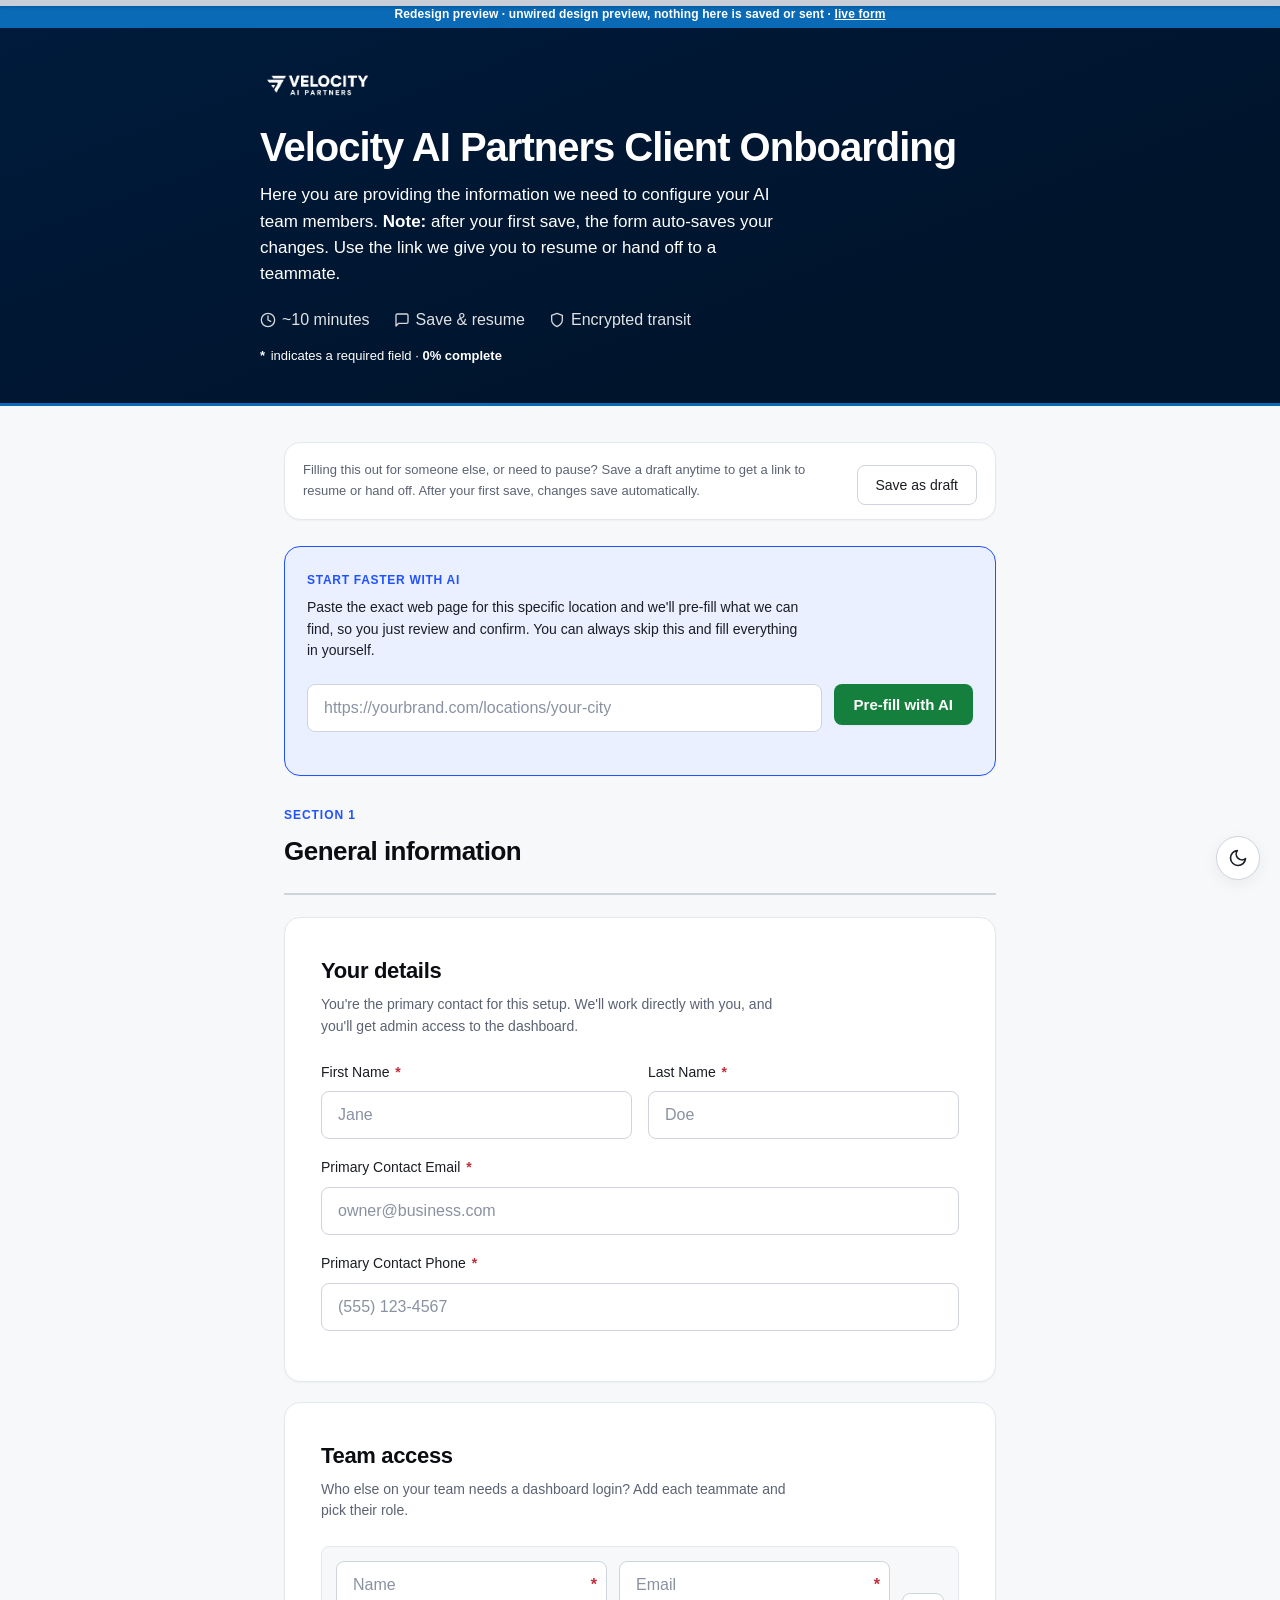
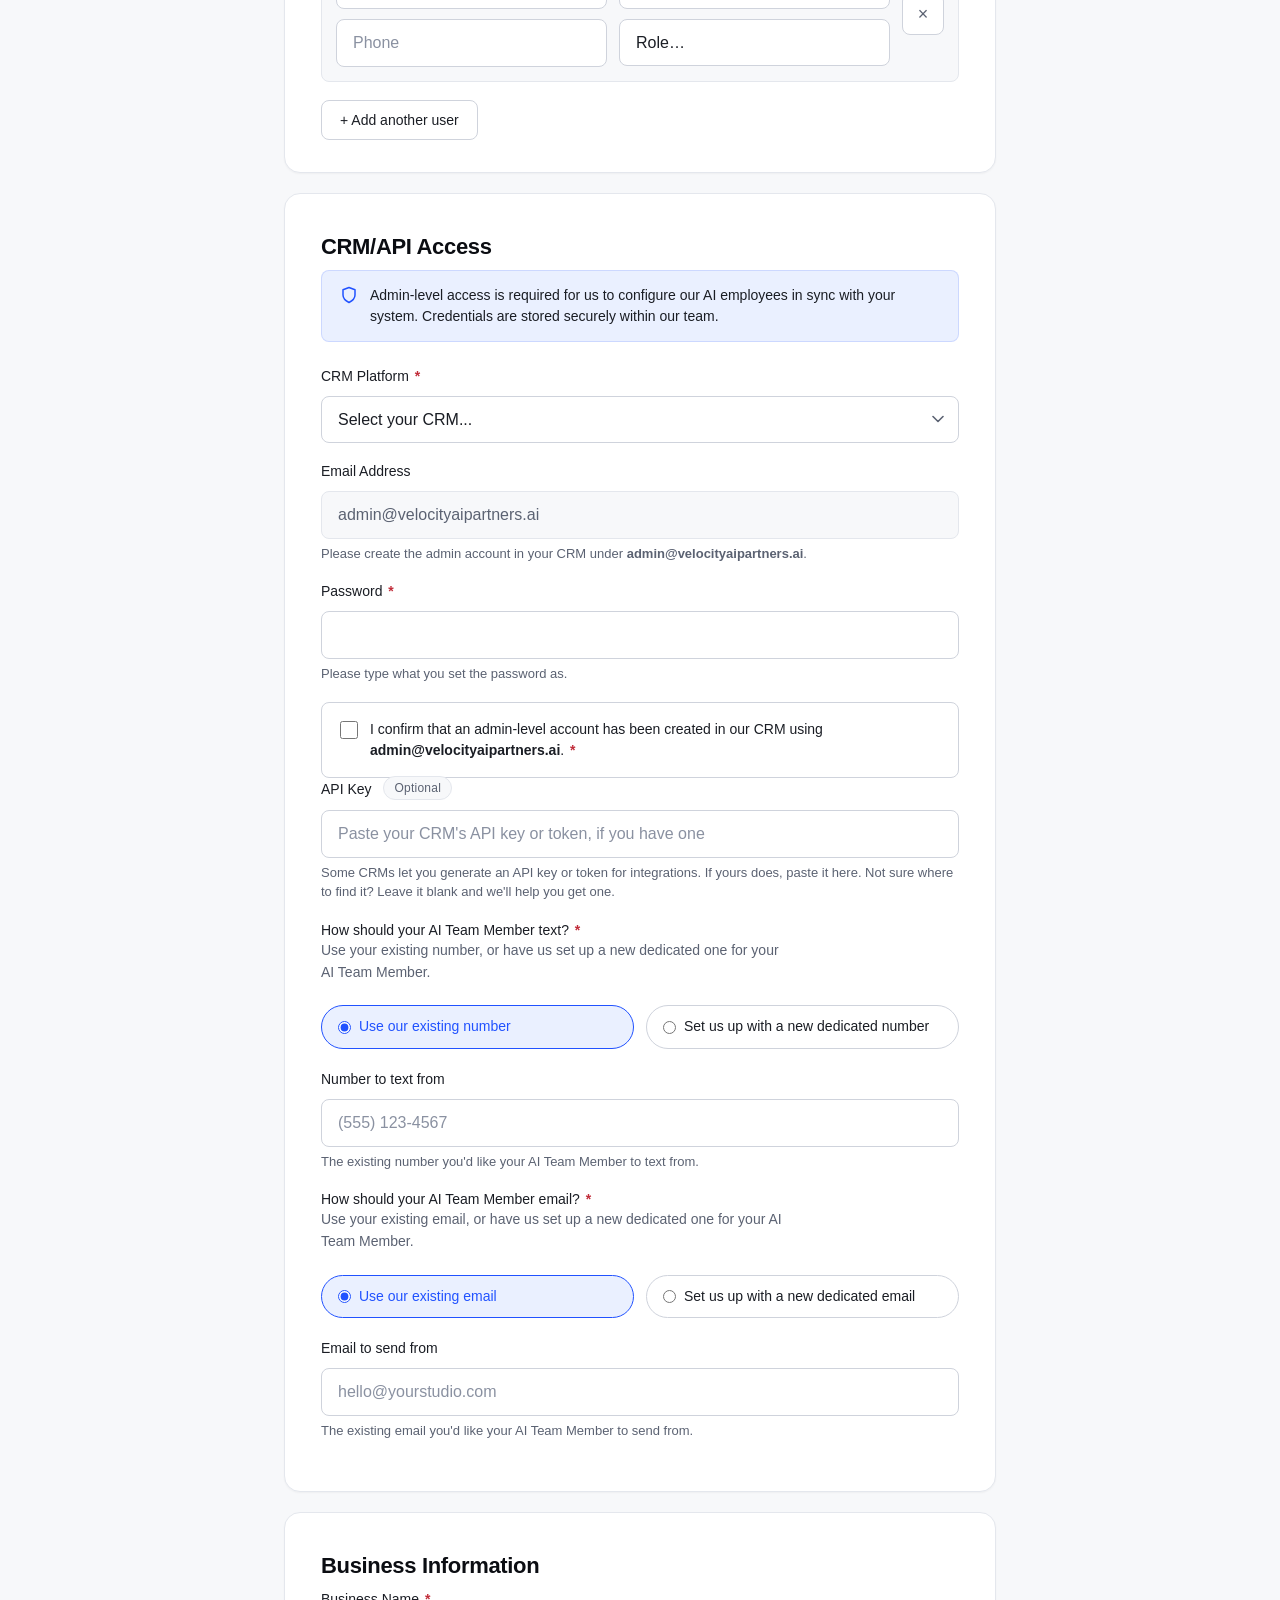
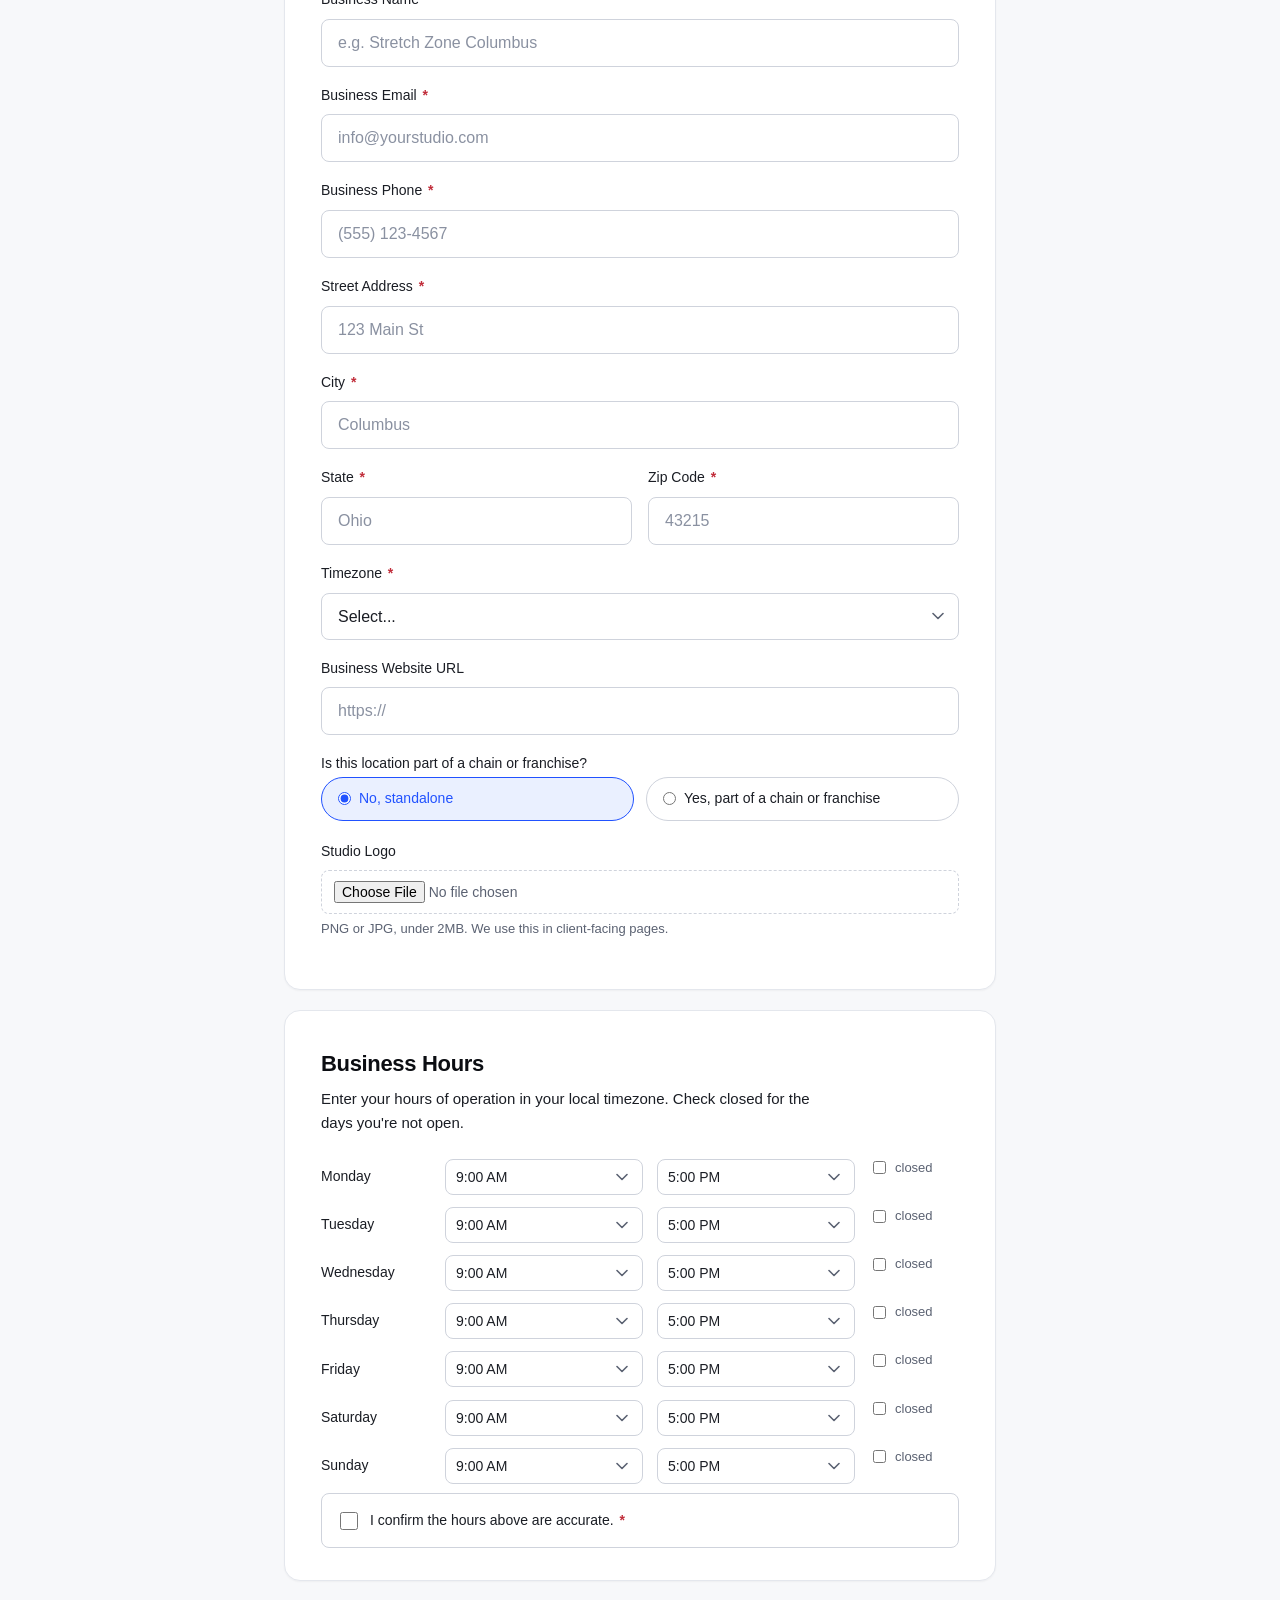
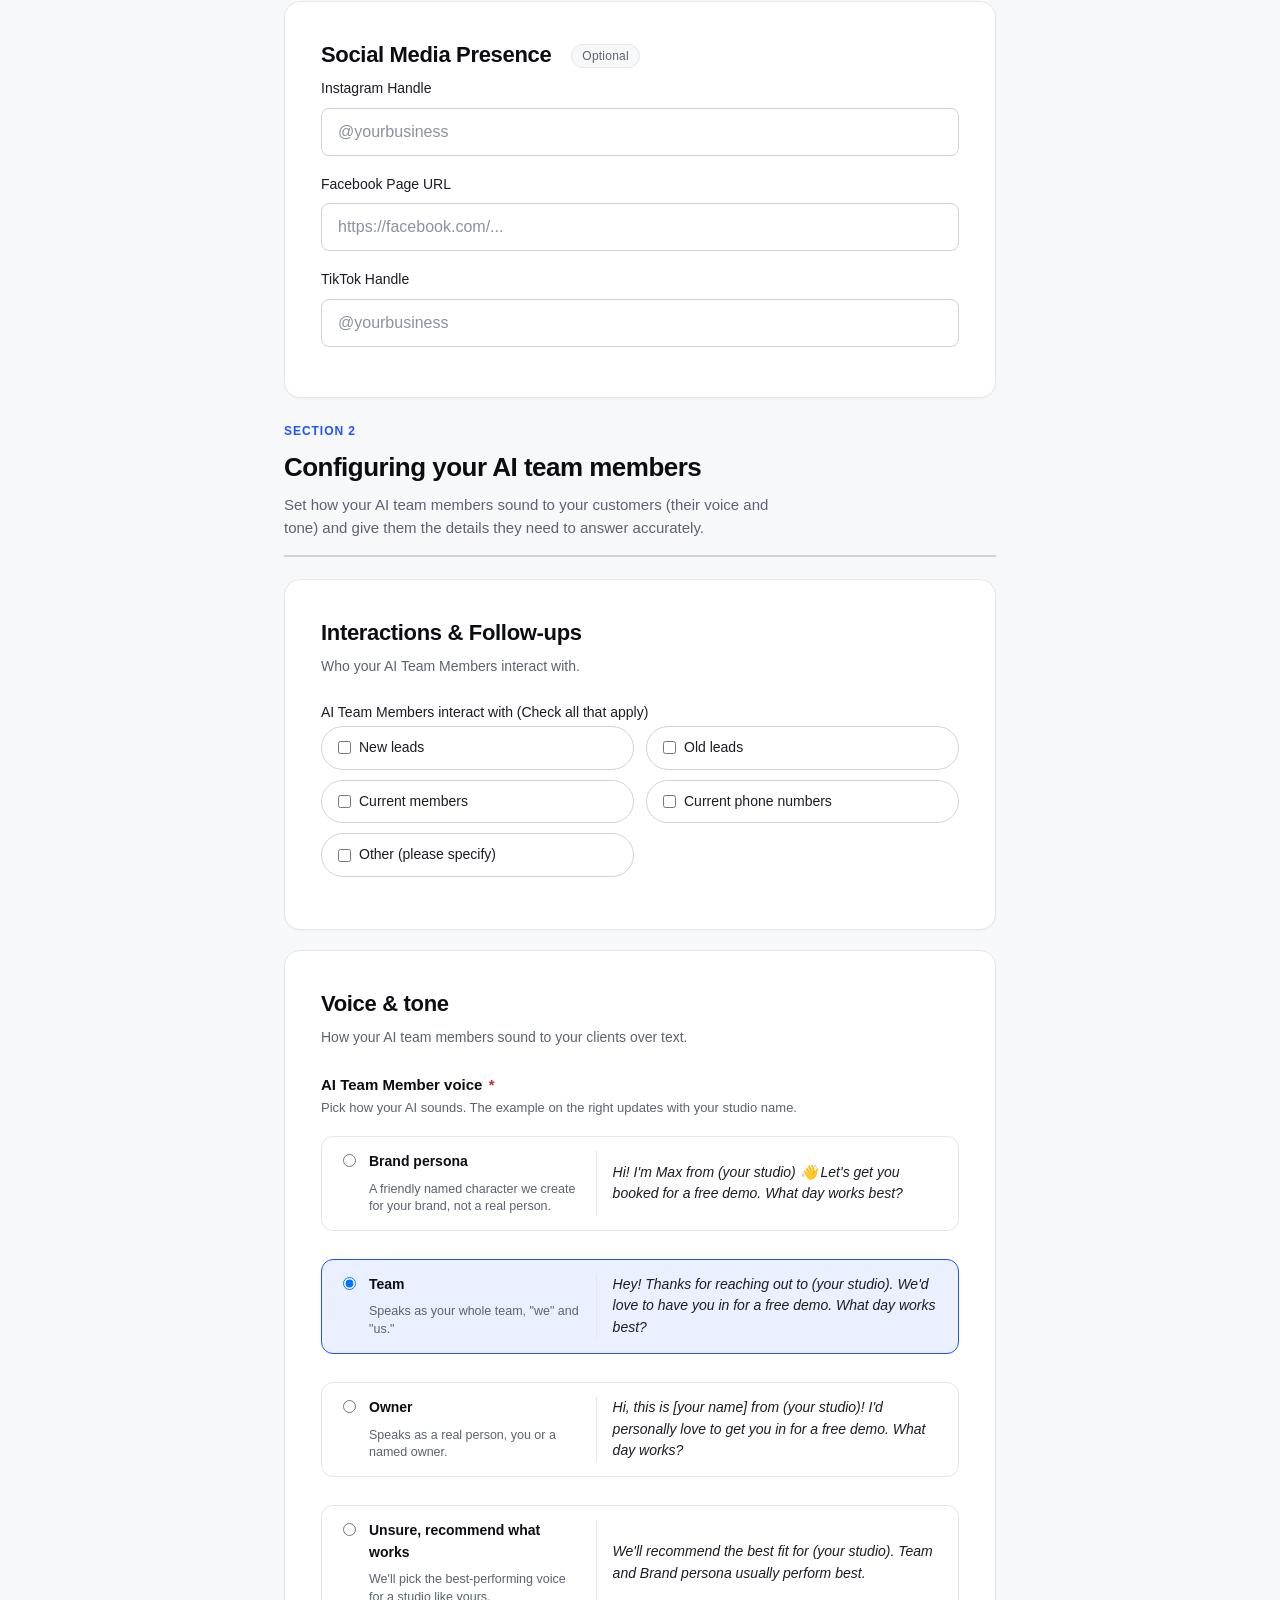
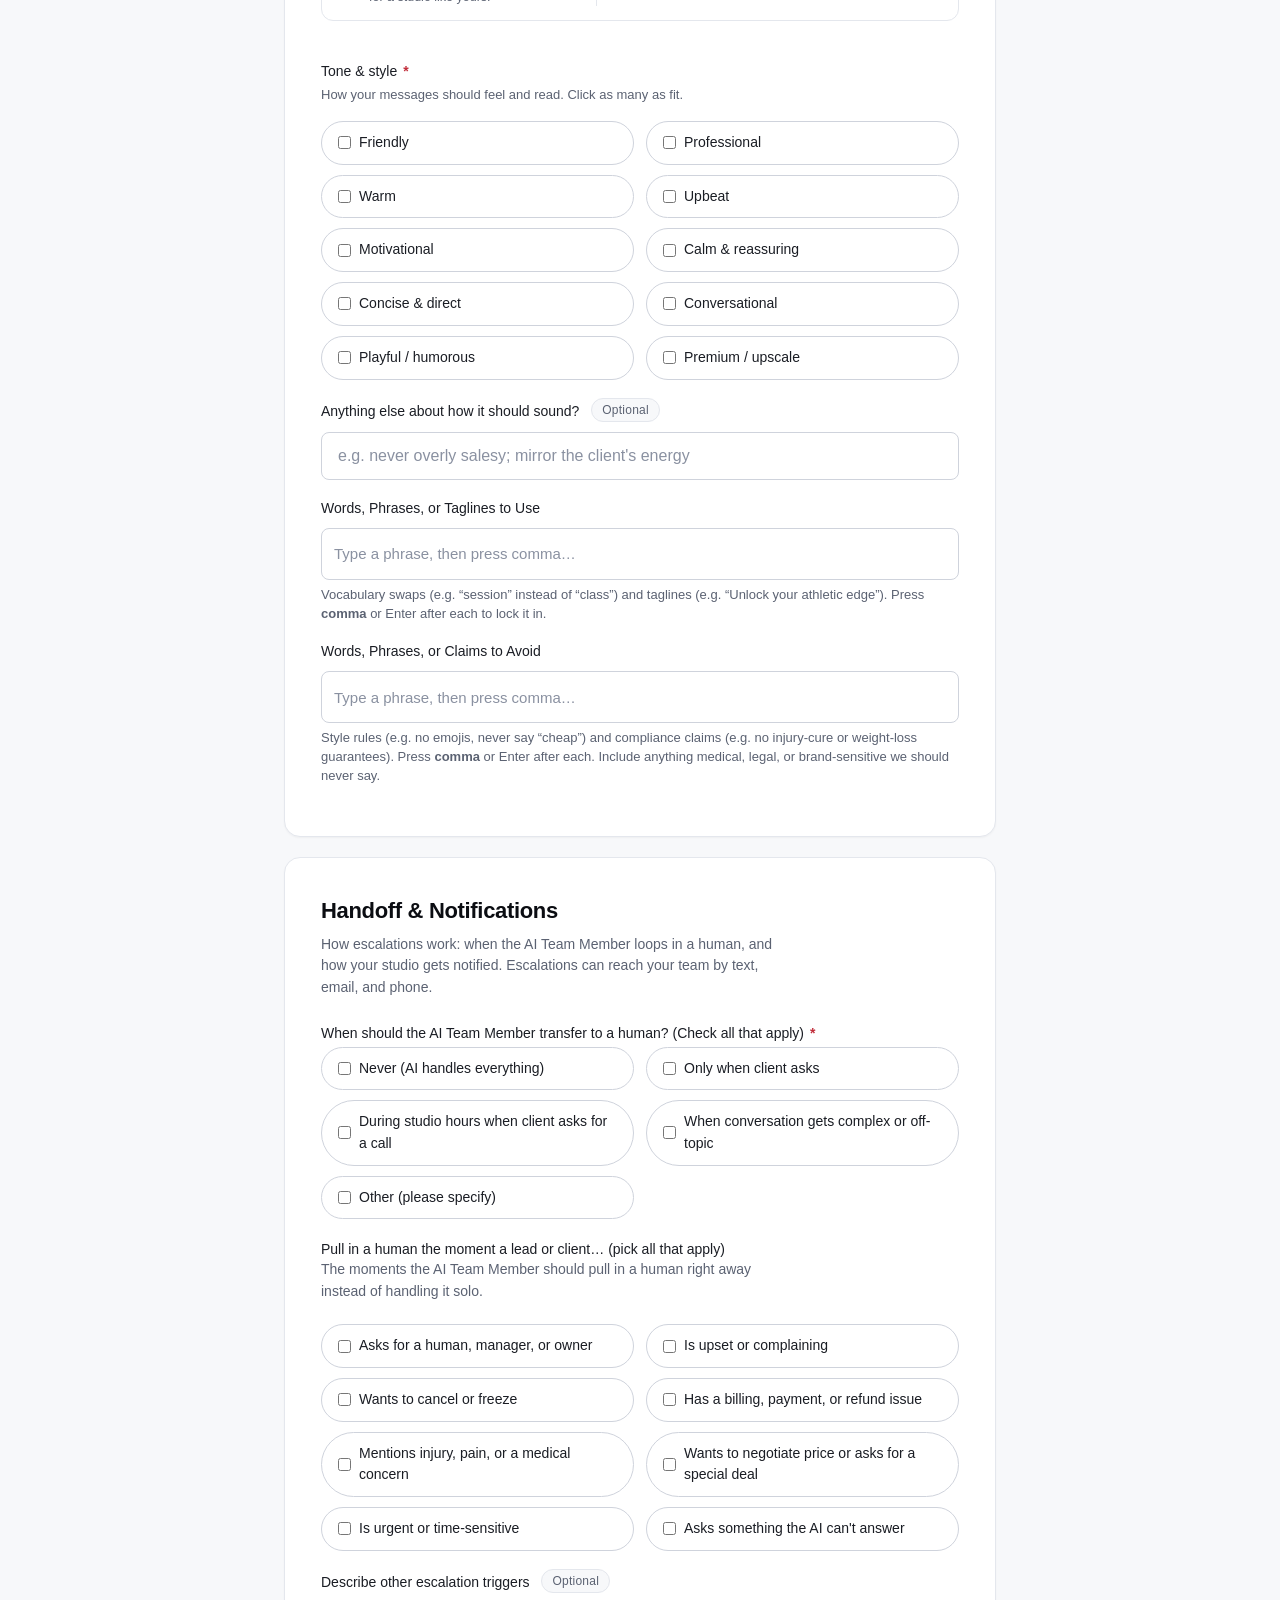
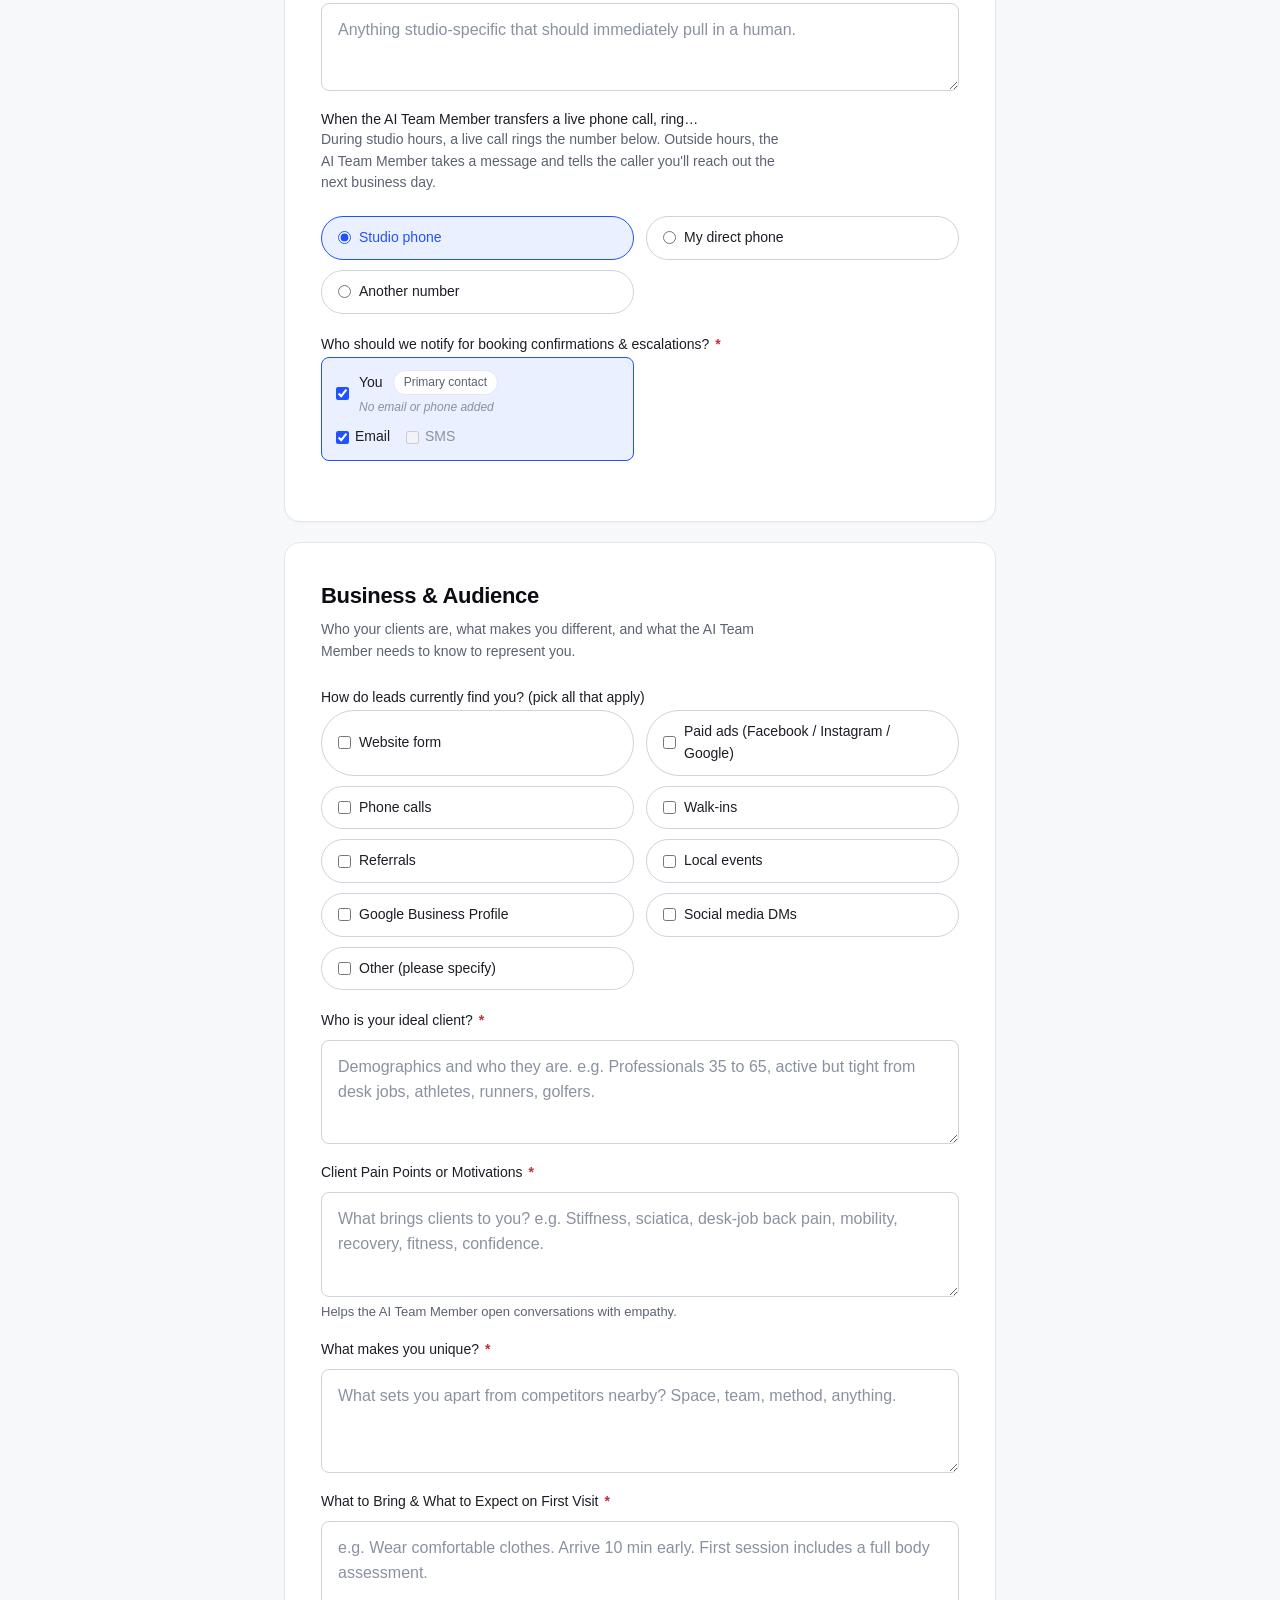
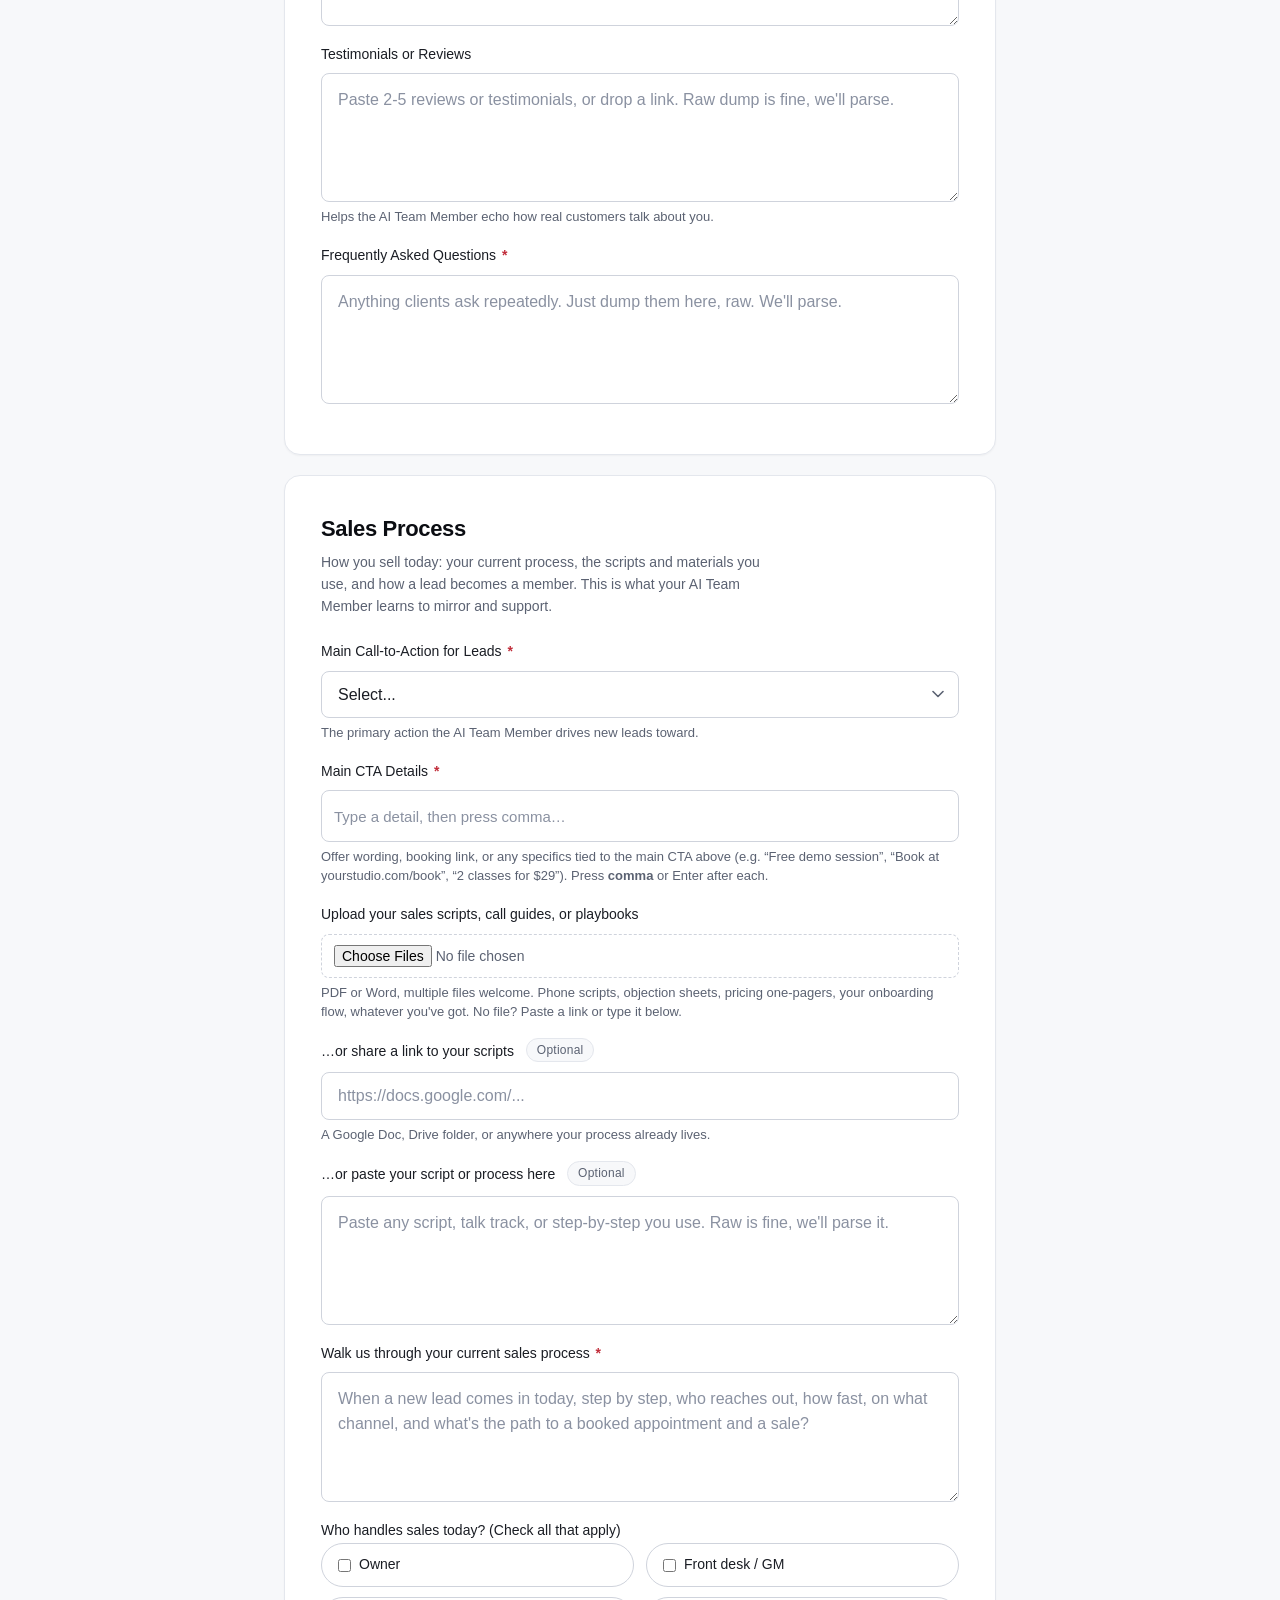
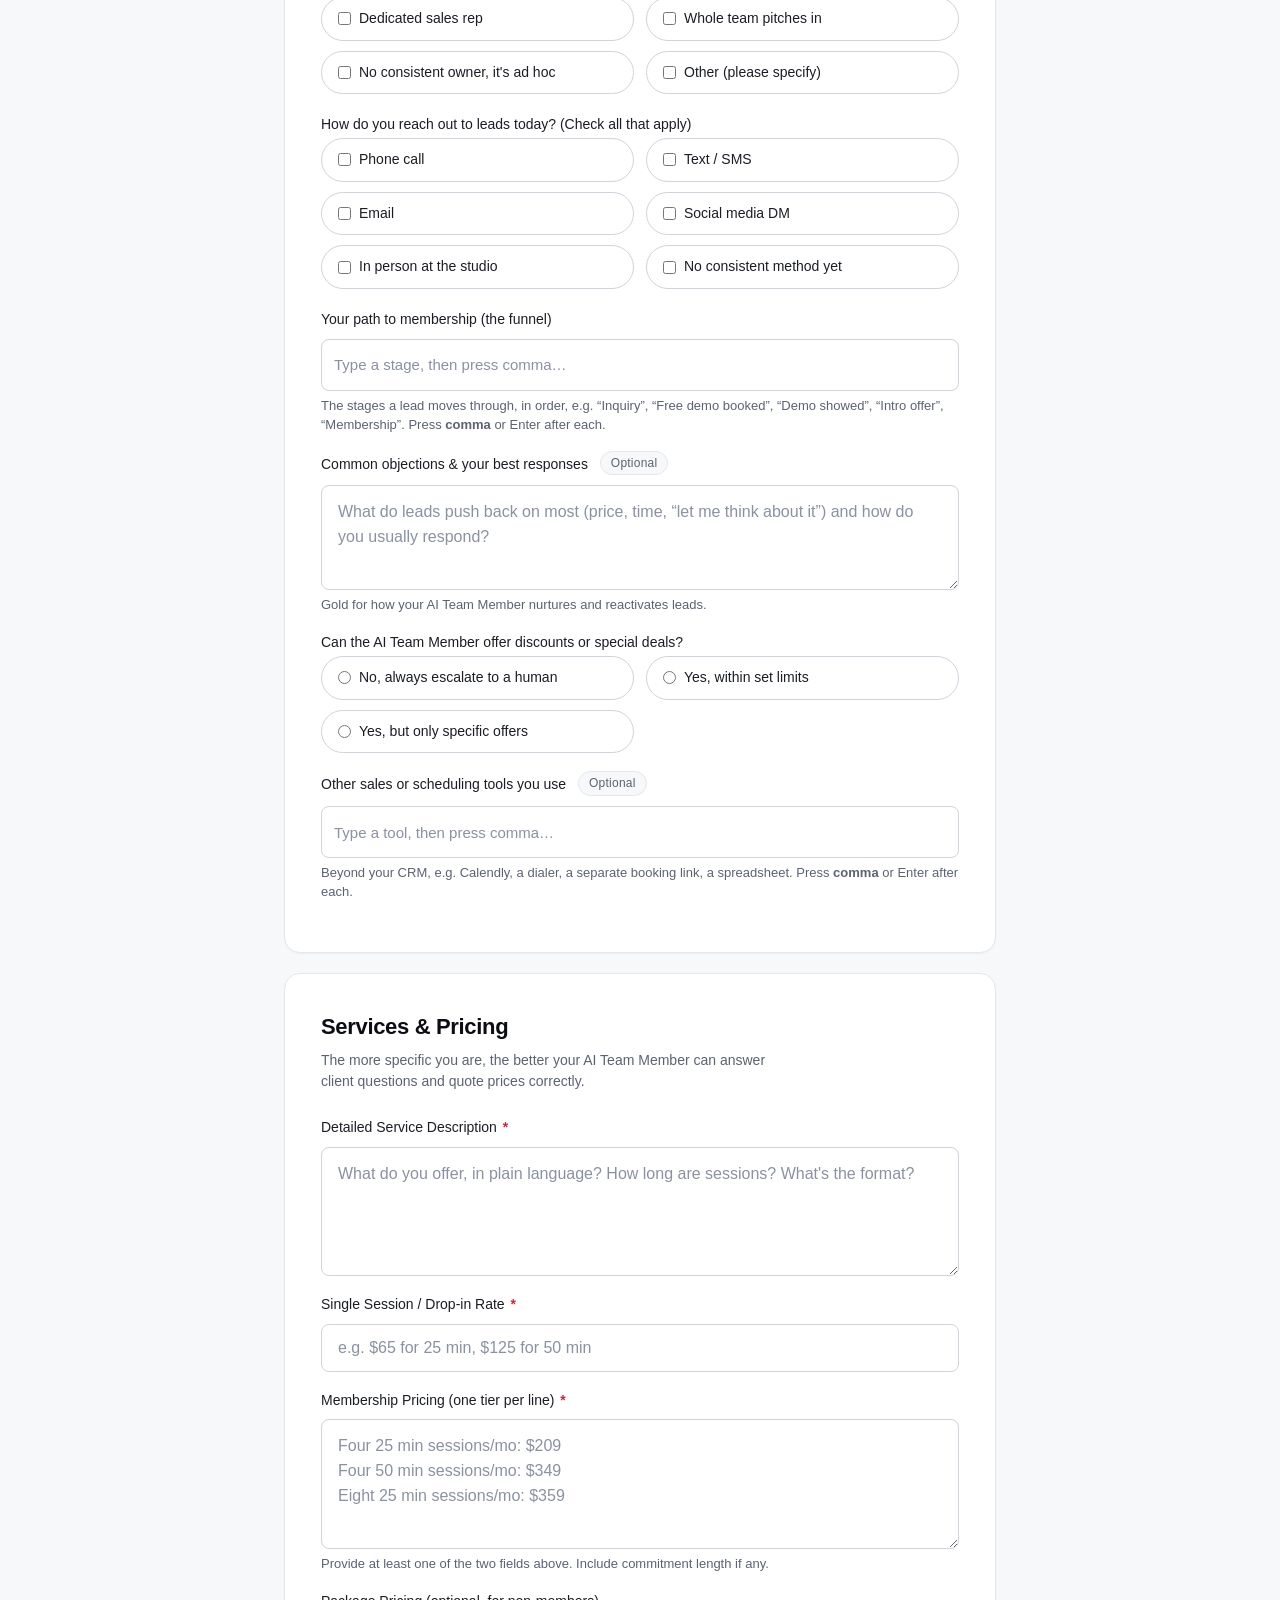
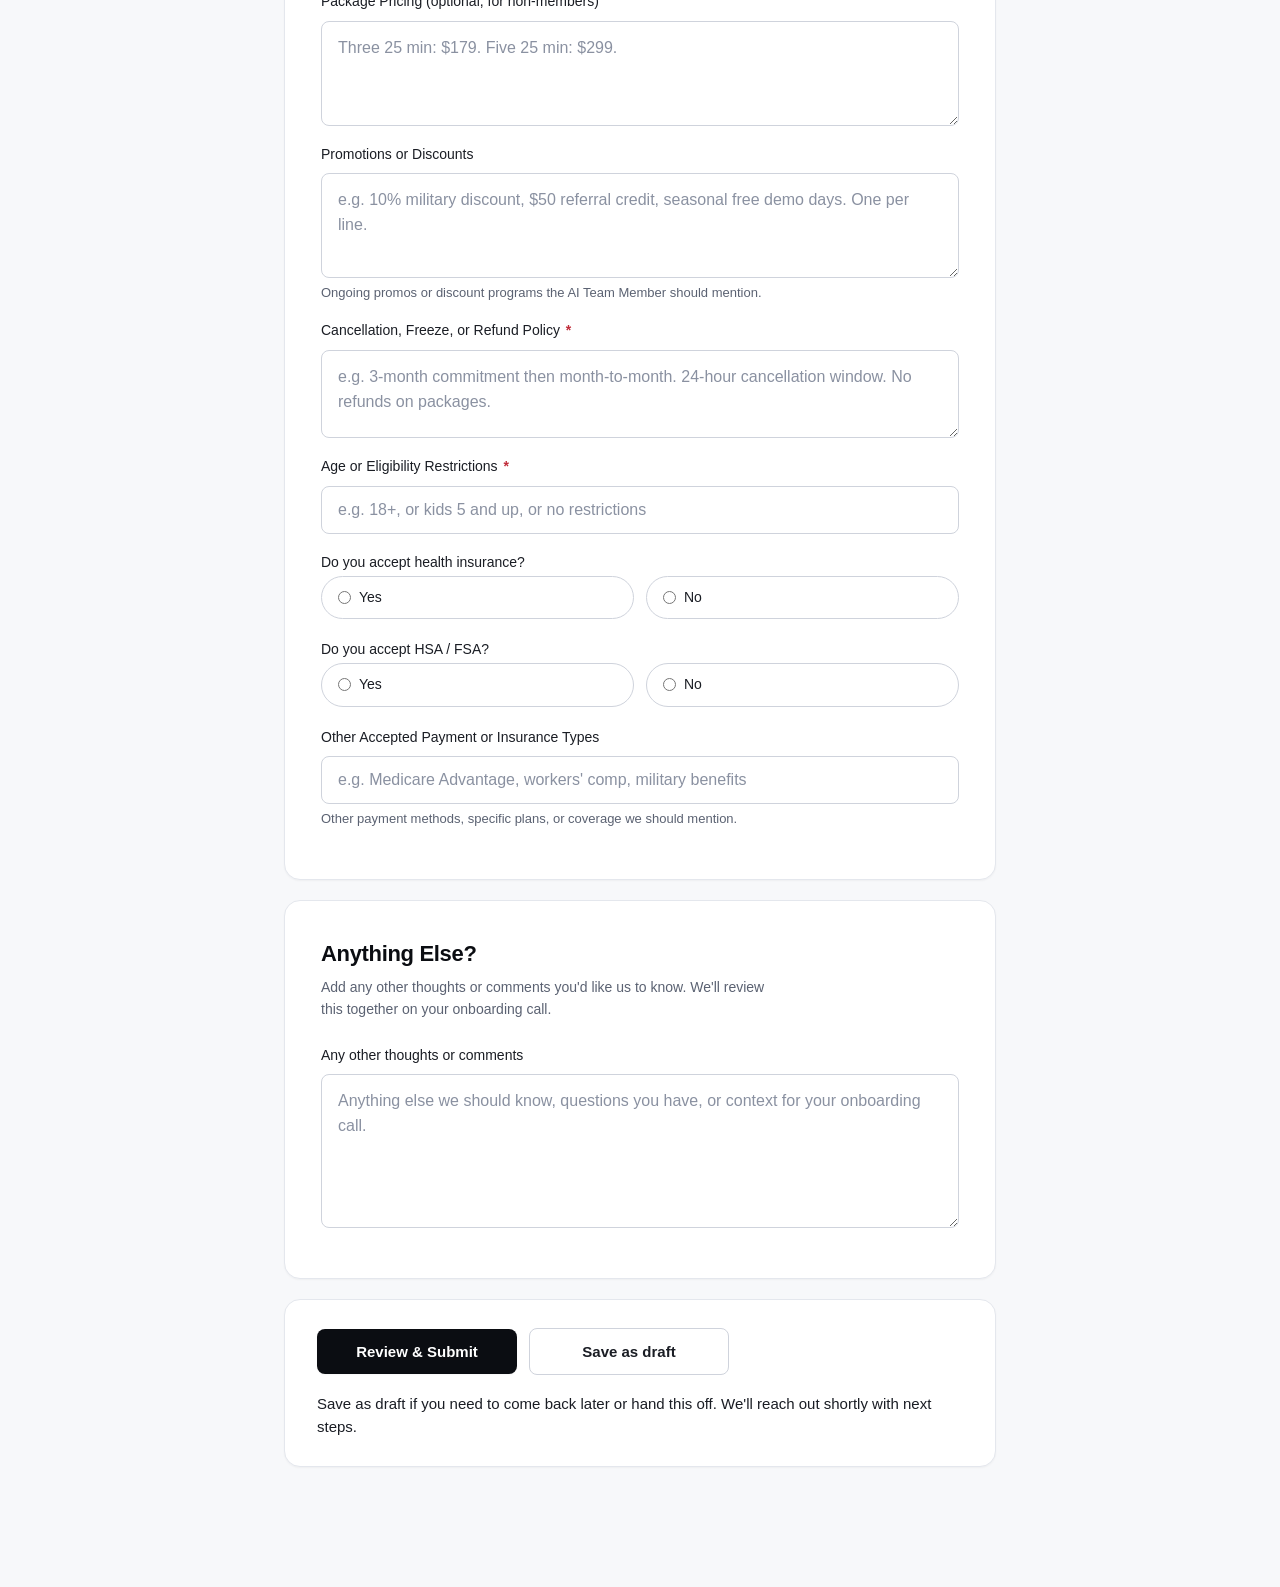
<file: redesign.html>
<!DOCTYPE html>
<html lang="en">
<head>
<meta charset="UTF-8">
<meta name="viewport" content="width=device-width, initial-scale=1.0">
<title>Velocity AI Partners Client Onboarding · Redesign (preview)</title>
<meta name="description" content="Share the details we need to configure your AI Team Member on the Velocity AI platform.">
<link rel="icon" type="image/jpeg" href="favicon.jpg">
<script>
  // Apply saved theme before first paint to avoid a flash of light mode.
  try { if (localStorage.getItem('velocity-intake-theme') === 'dark') document.documentElement.setAttribute('data-theme', 'dark'); } catch (e) {}
</script>
<link rel="preconnect" href="https://rsms.me/">
<link rel="stylesheet" href="https://rsms.me/inter/inter.css">
<link rel="stylesheet" href="redesign.css">
<style>
  .preview-strip{background:#0a6ab6;color:#fff;text-align:center;padding:6px 14px;font-size:12px;font-weight:600;letter-spacing:.01em;line-height:1.35}
  .preview-strip a{color:#fff;text-decoration:underline}
</style>
</head>
<body>
<div class="preview-strip">Redesign preview · unwired design preview, nothing here is saved or sent · <a href="/">live form</a></div>
<div class="progress-bar" role="progressbar" aria-label="Form completion" aria-valuemin="0" aria-valuemax="100" aria-valuenow="0"><div class="progress-bar__fill" id="progress-fill"></div></div>

<div class="scroll-progress" id="scroll-progress" role="progressbar" aria-label="Form completion" aria-valuemin="0" aria-valuemax="100" aria-valuenow="0">
  <div class="scroll-progress__inner">
    <span class="scroll-progress__label"><span id="scroll-progress-text">0%</span> complete</span>
    <div class="scroll-progress__bar"><div class="scroll-progress__fill" id="scroll-progress-fill"></div></div>
  </div>
</div>

<nav id="section-nav" class="section-nav" aria-label="Jump to a form section"></nav>

<div class="site-header">
  <header class="site-header__inner">
    <img class="brand-logo" src="velocity-logo-white.png?v=1" alt="Velocity AI Partners" width="220" height="34">
    <h1>Velocity AI Partners Client Onboarding</h1>
    <p class="lead">Here you are providing the information we need to configure your AI team members. <strong>Note:</strong> after your first save, the form auto-saves your changes. Use the link we give you to resume or hand off to a teammate.</p>
    <div class="meta-row">
      <span><svg width="14" height="14" viewBox="0 0 24 24" fill="none" stroke="currentColor" stroke-width="2" stroke-linecap="round" stroke-linejoin="round"><circle cx="12" cy="12" r="10"/><polyline points="12 6 12 12 16 14"/></svg> ~10 minutes</span>
      <span><svg width="14" height="14" viewBox="0 0 24 24" fill="none" stroke="currentColor" stroke-width="2" stroke-linecap="round" stroke-linejoin="round"><path d="M21 15a2 2 0 0 1-2 2H7l-4 4V5a2 2 0 0 1 2-2h14a2 2 0 0 1 2 2z"/></svg> Save &amp; resume</span>
      <span><svg width="14" height="14" viewBox="0 0 24 24" fill="none" stroke="currentColor" stroke-width="2" stroke-linecap="round" stroke-linejoin="round"><path d="M12 22s8-4 8-10V5l-8-3-8 3v7c0 6 8 10 8 10z"/></svg> Encrypted transit</span>
    </div>
    <p class="required-note"><span class="req" aria-hidden="true">*</span> indicates a required field · <span id="progress-text">0% complete</span></p>
  </header>
</div>

<main class="container">

  <form id="intake-form" novalidate>

    <div class="form-topbar">
      <p class="form-topbar__note">Filling this out for someone else, or need to pause? Save a draft anytime to get a link to resume or hand off. After your first save, changes save automatically.</p>
      <div class="form-topbar__actions">
        <span class="autosave-status" id="autosave-status" aria-live="polite"></span>
        <button type="button" id="save-draft-btn-top" class="btn-secondary js-save-draft">Save as draft</button>
      </div>
    </div>

    <div class="prefill-hero">
      <span class="prefill-hero__kicker">Start faster with AI</span>
      <p class="prefill-hero__lead">Paste the exact web page for this specific location and we'll pre-fill what we can find, so you just review and confirm. You can always skip this and fill everything in yourself.</p>
      <div class="prefill-hero__row">
        <input type="url" id="location-page-url" name="location_page_url" class="prefill-hero__input" placeholder="https://yourbrand.com/locations/your-city" aria-label="Your location page URL">
        <button type="button" id="prefill-btn" class="btn-prefill">Pre-fill with AI</button>
      </div>
      <span class="prefill-status" id="prefill-status" aria-live="polite"></span>
    </div>

    <div class="part-divider">
      <span class="part-kicker">Section 1</span>
      <h2 class="part-title">General information</h2>
    </div>

    <section>
      <h2>Your details</h2>
      <p class="section-hint">You're the primary contact for this setup. We'll work directly with you, and you'll get admin access to the dashboard.</p>

      <div class="field-row">
        <label>
          First Name <span class="req" aria-hidden="true">*</span>
          <input type="text" name="contact_first_name" required placeholder="Jane">
        </label>
        <label>
          Last Name <span class="req" aria-hidden="true">*</span>
          <input type="text" name="contact_last_name" required placeholder="Doe">
        </label>
      </div>

      <label>
        Primary Contact Email <span class="req" aria-hidden="true">*</span>
        <input type="email" name="contact_email" required placeholder="owner@business.com">
      </label>

      <label>
        Primary Contact Phone <span class="req" aria-hidden="true">*</span>
        <input type="tel" name="contact_phone" required placeholder="(555) 123-4567">
      </label>
    </section>

    <section>
      <h2>Team access</h2>
      <p class="section-hint">Who else on your team needs a dashboard login? Add each teammate and pick their role.</p>

      <div id="users-list">
        <!-- rendered by form.js -->
      </div>

      <button type="button" id="add-user" class="btn-secondary">+ Add another user</button>
    </section>

    <section>
      <h2>CRM/API Access</h2>
      <div class="trust-banner">
        Admin-level access is required for us to configure our AI employees in sync with your system. Credentials are stored securely within our team.
      </div>

      <label>
        CRM Platform <span class="req" aria-hidden="true">*</span>
        <select name="crm_platform" required>
          <option value="">Select your CRM...</option>
          <option value="clubready">ClubReady</option>
          <option value="wellnessliving">WellnessLiving</option>
          <option value="spark">Spark Membership</option>
          <option value="mindbody">Mindbody</option>
          <option value="arketa">Arketa</option>
          <option value="other">Other (tell us below)</option>
        </select>
      </label>

      <label id="crm-other-wrap" hidden>
        Which CRM do you use? <span class="req" aria-hidden="true">*</span>
        <input type="text" name="crm_platform_other" placeholder="e.g. Zen Planner, Glofox, Pike13">
      </label>

      <label>
        Email Address
        <input type="email" value="admin@velocityaipartners.ai" readonly tabindex="-1" aria-readonly="true">
        <small>Please create the admin account in your CRM under <strong>admin@velocityaipartners.ai</strong>.</small>
      </label>

      <label>
        Password <span class="req" aria-hidden="true">*</span>
        <input type="text" name="crm_password" required autocomplete="off">
        <small>Please type what you set the password as.</small>
      </label>

      <label class="attestation">
        <input type="checkbox" name="crm_account_confirmed" required>
        <span>I confirm that an admin-level account has been created in our CRM using <strong>admin@velocityaipartners.ai</strong>. <span class="req" aria-hidden="true">*</span></span>
      </label>

      <label>
        API Key <span class="optional-tag">Optional</span>
        <input type="text" name="crm_api_key" autocomplete="off" spellcheck="false" placeholder="Paste your CRM's API key or token, if you have one">
        <small>Some CRMs let you generate an API key or token for integrations. If yours does, paste it here. Not sure where to find it? Leave it blank and we'll help you get one.</small>
      </label>

      <fieldset class="pill-group">
        <legend>How should your AI Team Member text? <span class="req" aria-hidden="true">*</span></legend>
        <p class="section-hint" style="margin: -4px 0 12px;">Use your existing number, or have us set up a new dedicated one for your AI Team Member.</p>
        <label class="pill"><input type="radio" name="ai_phone_mode" value="own" checked> Use our existing number</label>
        <label class="pill"><input type="radio" name="ai_phone_mode" value="dedicated"> Set us up with a new dedicated number</label>
      </fieldset>
      <label id="ai-phone-number-wrap">
        Number to text from
        <input type="tel" name="ai_phone_number" placeholder="(555) 123-4567">
        <small>The existing number you'd like your AI Team Member to text from.</small>
      </label>

      <fieldset class="pill-group">
        <legend>How should your AI Team Member email? <span class="req" aria-hidden="true">*</span></legend>
        <p class="section-hint" style="margin: -4px 0 12px;">Use your existing email, or have us set up a new dedicated one for your AI Team Member.</p>
        <label class="pill"><input type="radio" name="ai_email_mode" value="own" checked> Use our existing email</label>
        <label class="pill"><input type="radio" name="ai_email_mode" value="dedicated"> Set us up with a new dedicated email</label>
      </fieldset>
      <label id="ai-email-address-wrap">
        Email to send from
        <input type="email" name="ai_email_address" placeholder="hello@yourstudio.com">
        <small>The existing email you'd like your AI Team Member to send from.</small>
      </label>
    </section>

    <section>
      <h2>Business Information</h2>

      <label>
        Business Name <span class="req" aria-hidden="true">*</span>
        <input type="text" name="business_name" required placeholder="e.g. Stretch Zone Columbus">
      </label>

      <label>
        Business Email <span class="req" aria-hidden="true">*</span>
        <input type="email" name="business_email" required placeholder="info@yourstudio.com">
      </label>

      <label>
        Business Phone <span class="req" aria-hidden="true">*</span>
        <input type="tel" name="business_phone" required placeholder="(555) 123-4567">
      </label>

      <label>
        Street Address <span class="req" aria-hidden="true">*</span>
        <input type="text" name="address" required placeholder="123 Main St">
      </label>

      <label>
        City <span class="req" aria-hidden="true">*</span>
        <input type="text" name="city" required placeholder="Columbus">
      </label>

      <div class="field-row">
        <label>
          State <span class="req" aria-hidden="true">*</span>
          <input type="text" name="state" required placeholder="Ohio" autocomplete="address-level1">
        </label>
        <label>
          Zip Code <span class="req" aria-hidden="true">*</span>
          <input type="text" name="zip" required placeholder="43215" inputmode="numeric" autocomplete="postal-code">
        </label>
      </div>

      <label>
        Timezone <span class="req" aria-hidden="true">*</span>
        <select name="timezone" required>
          <option value="">Select...</option>
          <optgroup label="United States">
            <option value="America/New_York">Eastern (New York)</option>
            <option value="America/Detroit">Eastern, Michigan (Detroit)</option>
            <option value="America/Indiana/Indianapolis">Eastern, Indiana (Indianapolis)</option>
            <option value="America/Kentucky/Louisville">Eastern, Kentucky (Louisville)</option>
            <option value="America/Chicago">Central (Chicago)</option>
            <option value="America/Menominee">Central, Michigan UP (Menominee)</option>
            <option value="America/Denver">Mountain (Denver)</option>
            <option value="America/Boise">Mountain, Idaho (Boise)</option>
            <option value="America/Phoenix">Mountain, Arizona, no DST (Phoenix)</option>
            <option value="America/Los_Angeles">Pacific (Los Angeles)</option>
            <option value="America/Anchorage">Alaska (Anchorage)</option>
            <option value="America/Juneau">Alaska, Juneau</option>
            <option value="America/Adak">Hawaii–Aleutian (Adak)</option>
            <option value="Pacific/Honolulu">Hawaii (Honolulu)</option>
          </optgroup>
        </select>
      </label>

      <label>
        Business Website URL
        <input type="url" name="website_url" placeholder="https://">
      </label>

      <fieldset class="pill-group">
        <legend>Is this location part of a chain or franchise?</legend>
        <label class="pill"><input type="radio" name="is_multi_location" value="no" checked> No, standalone</label>
        <label class="pill"><input type="radio" name="is_multi_location" value="yes"> Yes, part of a chain or franchise</label>
      </fieldset>

      <label id="parent-brand-wrap" hidden>
        Parent Brand <span class="req" aria-hidden="true">*</span>
        <select name="parent_brand_name">
          <option value="">Select your parent brand...</option>
          <option value="Stretch Zone">Stretch Zone</option>
          <option value="StretchLab">StretchLab</option>
          <option value="Integrated Martial Arts">Integrated Martial Arts (IMA)</option>
          <option value="Trybe Fytness">Trybe Fytness</option>
          <option value="Title Boxing">Title Boxing</option>
          <option value="other">Other (please specify)</option>
        </select>
      </label>

      <label id="parent-brand-other-wrap" hidden>
        Which brand? <span class="req" aria-hidden="true">*</span>
        <input type="text" name="parent_brand_other" placeholder="e.g. OrangeTheory, F45">
      </label>

      <!-- Extra kept for later (hidden for now per section curation) -->
      <label hidden>
        Google Business Profile URL
        <input type="url" name="google_business_profile_url" placeholder="https://g.page/...">
        <small>Helps us keep hours and contact info aligned with what your customers already see.</small>
      </label>

      <label id="booking-payment-link-wrap" hidden>
        Booking Payment Link
        <input type="url" name="booking_payment_link" placeholder="https://...">
        <small>Link StretchLab clients use to complete booking payment.</small>
      </label>

      <label id="store-id-wrap" hidden>
        Store ID
        <input type="text" name="crm_store_id" placeholder="e.g. 12345">
        <small>Your CRM's internal identifier for this location. Leave blank if you don't know. We can find it.</small>
      </label>

      <label>
        Studio Logo
        <input type="file" name="logo" accept="image/png,image/jpeg" id="logo-input">
        <small>PNG or JPG, under 2MB. We use this in client-facing pages.</small>
      </label>
    </section>

    <section>
      <h2>Business Hours</h2>
      <p class="section-hint section-hint--strong">Enter your hours of operation in your local timezone. Check closed for the days you're not open.</p>

      <div class="hours-grid" id="hours-grid">
        <!-- rendered by form.js -->
      </div>

      <label class="attestation">
        <input type="checkbox" name="hours_confirmed" required>
        <span>I confirm the hours above are accurate. <span class="req" aria-hidden="true">*</span></span>
      </label>
    </section>

    <section>
      <h2>Social Media Presence <span class="optional-tag">Optional</span></h2>

      <label>
        Instagram Handle
        <input type="text" name="instagram_handle" placeholder="@yourbusiness">
      </label>

      <label>
        Facebook Page URL
        <input type="url" name="facebook_page_url" placeholder="https://facebook.com/...">
      </label>

      <label>
        TikTok Handle
        <input type="text" name="tiktok_handle" placeholder="@yourbusiness">
      </label>
    </section>

    <div class="part-divider">
      <span class="part-kicker">Section 2</span>
      <h2 class="part-title">Configuring your AI team members</h2>
      <p class="part-desc">Set how your AI team members sound to your customers (their voice and tone) and give them the details they need to answer accurately.</p>
    </div>

    <section>
      <h2>Interactions &amp; Follow-ups</h2>
      <p class="section-hint">Who your AI Team Members interact with.</p>

      <fieldset class="pill-group">
        <legend>AI Team Members interact with (Check all that apply)</legend>
        <label class="pill"><input type="checkbox" name="goal_new_leads"> New leads</label>
        <label class="pill"><input type="checkbox" name="goal_old_leads"> Old leads</label>
        <label class="pill"><input type="checkbox" name="goal_current_members"> Current members</label>
        <label class="pill"><input type="checkbox" name="goal_current_phones"> Current phone numbers</label>
        <label class="pill"><input type="checkbox" name="goal_other"> Other (please specify)</label>
      </fieldset>
      <label id="goal-other-wrap" hidden>
        <input type="text" name="goal_other_text" aria-label="Other goal" placeholder="Describe the other goal">
      </label>
    </section>

    <section>
      <h2>Voice &amp; tone</h2>
      <p class="section-hint">How your AI team members sound to your clients over text.</p>

      <fieldset class="voice-options">
        <legend>AI Team Member voice <span class="req" aria-hidden="true">*</span></legend>
        <p class="voice-options__hint">Pick how your AI sounds. The example on the right updates with your studio name.</p>

        <label class="voice-option">
          <span class="voice-option__choice">
            <input type="radio" name="chatbot_voice" value="brand">
            <span class="voice-option__text">
              <strong>Brand persona</strong>
              <small>A friendly named character we create for your brand, not a real person.</small>
            </span>
          </span>
          <span class="voice-option__example" data-example="Hi! I'm Max from ({studio}) 👋 Let's get you booked for a free demo. What day works best?"></span>
        </label>

        <label class="voice-option">
          <span class="voice-option__choice">
            <input type="radio" name="chatbot_voice" value="team" checked>
            <span class="voice-option__text">
              <strong>Team</strong>
              <small>Speaks as your whole team, "we" and "us."</small>
            </span>
          </span>
          <span class="voice-option__example" data-example="Hey! Thanks for reaching out to ({studio}). We'd love to have you in for a free demo. What day works best?"></span>
        </label>

        <label class="voice-option">
          <span class="voice-option__choice">
            <input type="radio" name="chatbot_voice" value="owner">
            <span class="voice-option__text">
              <strong>Owner</strong>
              <small>Speaks as a real person, you or a named owner.</small>
            </span>
          </span>
          <span class="voice-option__example" data-example="Hi, this is [your name] from ({studio})! I'd personally love to get you in for a free demo. What day works?"></span>
        </label>

        <label class="voice-option">
          <span class="voice-option__choice">
            <input type="radio" name="chatbot_voice" value="unsure">
            <span class="voice-option__text">
              <strong>Unsure, recommend what works</strong>
              <small>We'll pick the best-performing voice for a studio like yours.</small>
            </span>
          </span>
          <span class="voice-option__example" data-example="We'll recommend the best fit for ({studio}). Team and Brand persona usually perform best."></span>
        </label>
      </fieldset>

      <fieldset class="pill-group">
        <legend>Tone &amp; style <span class="req" aria-hidden="true">*</span></legend>
        <p class="pill-group__hint">How your messages should feel and read. Click as many as fit.</p>
        <label class="pill"><input type="checkbox" name="tone_friendly"> Friendly</label>
        <label class="pill"><input type="checkbox" name="tone_professional"> Professional</label>
        <label class="pill"><input type="checkbox" name="tone_warm"> Warm</label>
        <label class="pill"><input type="checkbox" name="tone_upbeat"> Upbeat</label>
        <label class="pill"><input type="checkbox" name="tone_motivational"> Motivational</label>
        <label class="pill"><input type="checkbox" name="tone_calm"> Calm &amp; reassuring</label>
        <label class="pill"><input type="checkbox" name="tone_direct"> Concise &amp; direct</label>
        <label class="pill"><input type="checkbox" name="tone_conversational"> Conversational</label>
        <label class="pill"><input type="checkbox" name="tone_playful"> Playful / humorous</label>
        <label class="pill"><input type="checkbox" name="tone_premium"> Premium / upscale</label>
      </fieldset>

      <label>
        Anything else about how it should sound? <span class="optional-tag">Optional</span>
        <input type="text" name="chatbot_tone_notes" placeholder="e.g. never overly salesy; mirror the client's energy">
      </label>

      <label>
        Words, Phrases, or Taglines to Use
        <div class="chips-input" data-chips>
          <input type="text" class="chips-entry" autocomplete="off" aria-label="Add a word, phrase, or tagline to use" placeholder="Type a phrase, then press comma…">
          <input type="hidden" name="preferred_words">
        </div>
        <small>Vocabulary swaps (e.g. “session” instead of “class”) and taglines (e.g. “Unlock your athletic edge”). Press <strong>comma</strong> or Enter after each to lock it in.</small>
      </label>

      <label>
        Words, Phrases, or Claims to Avoid
        <div class="chips-input" data-chips>
          <input type="text" class="chips-entry" autocomplete="off" aria-label="Add a word, phrase, or claim to avoid" placeholder="Type a phrase, then press comma…">
          <input type="hidden" name="avoid_words">
        </div>
        <small>Style rules (e.g. no emojis, never say “cheap”) and compliance claims (e.g. no injury-cure or weight-loss guarantees). Press <strong>comma</strong> or Enter after each. Include anything medical, legal, or brand-sensitive we should never say.</small>
      </label>
    </section>

    <section>
      <h2>Handoff &amp; Notifications</h2>
      <p class="section-hint">How escalations work: when the AI Team Member loops in a human, and how your studio gets notified. Escalations can reach your team by text, email, and phone.</p>

      <fieldset class="pill-group">
        <legend>When should the AI Team Member transfer to a human? (Check all that apply) <span class="req" aria-hidden="true">*</span></legend>
        <label class="pill"><input type="checkbox" name="handoff_never"> Never (AI handles everything)</label>
        <label class="pill"><input type="checkbox" name="handoff_on_request"> Only when client asks</label>
        <label class="pill"><input type="checkbox" name="handoff_business_hours_request"> During studio hours when client asks for a call</label>
        <label class="pill"><input type="checkbox" name="handoff_complex"> When conversation gets complex or off-topic</label>
        <label class="pill"><input type="checkbox" name="handoff_other"> Other (please specify)</label>
      </fieldset>
      <label id="handoff-rule-other-wrap" hidden>
        <input type="text" name="handoff_rule_other" aria-label="Other handoff rule" placeholder="Describe when the AI Team Member should transfer to a human">
      </label>

      <fieldset class="pill-group">
        <legend>Pull in a human the moment a lead or client… (pick all that apply)</legend>
        <p class="section-hint" style="margin: -4px 0 12px;">The moments the AI Team Member should pull in a human right away instead of handling it solo.</p>
        <label class="pill"><input type="checkbox" name="esc_asks_human"> Asks for a human, manager, or owner</label>
        <label class="pill"><input type="checkbox" name="esc_upset"> Is upset or complaining</label>
        <label class="pill"><input type="checkbox" name="esc_cancel"> Wants to cancel or freeze</label>
        <label class="pill"><input type="checkbox" name="esc_billing"> Has a billing, payment, or refund issue</label>
        <label class="pill"><input type="checkbox" name="esc_injury"> Mentions injury, pain, or a medical concern</label>
        <label class="pill"><input type="checkbox" name="esc_pricing"> Wants to negotiate price or asks for a special deal</label>
        <label class="pill"><input type="checkbox" name="esc_urgent"> Is urgent or time-sensitive</label>
        <label class="pill"><input type="checkbox" name="esc_cant_answer"> Asks something the AI can't answer</label>
      </fieldset>
      <label>
        Describe other escalation triggers <span class="optional-tag">Optional</span>
        <textarea name="esc_other" rows="2" placeholder="Anything studio-specific that should immediately pull in a human."></textarea>
      </label>

      <fieldset class="pill-group">
        <legend>When the AI Team Member transfers a live phone call, ring…</legend>
        <p class="section-hint" style="margin: -4px 0 12px;">During studio hours, a live call rings the number below. Outside hours, the AI Team Member takes a message and tells the caller you'll reach out the next business day.</p>
        <label class="pill"><input type="radio" name="call_transfer_primary" value="studio" checked> Studio phone</label>
        <label class="pill"><input type="radio" name="call_transfer_primary" value="contact"> My direct phone</label>
        <label class="pill"><input type="radio" name="call_transfer_primary" value="other"> Another number</label>
      </fieldset>
      <label id="call-transfer-other-wrap" hidden>
        <input type="tel" name="call_transfer_primary_other" aria-label="Primary transfer number" placeholder="(555) 123-4567">
      </label>

      <fieldset class="pill-group">
        <legend>Who should we notify for booking confirmations &amp; escalations? <span class="req" aria-hidden="true">*</span></legend>
        <div id="notify-list" class="notify-list" aria-live="polite">
          <!-- rendered by form.js from the primary contact + Team access rows -->
        </div>
        <input type="hidden" name="notify_recipients">
      </fieldset>
    </section>

    <section>
      <h2>Business &amp; Audience</h2>
      <p class="section-hint">Who your clients are, what makes you different, and what the AI Team Member needs to know to represent you.</p>

      <fieldset class="pill-group">
        <legend>How do leads currently find you? (pick all that apply)</legend>
        <label class="pill"><input type="checkbox" name="lead_source_website"> Website form</label>
        <label class="pill"><input type="checkbox" name="lead_source_paid_ads"> Paid ads (Facebook / Instagram / Google)</label>
        <label class="pill"><input type="checkbox" name="lead_source_phone"> Phone calls</label>
        <label class="pill"><input type="checkbox" name="lead_source_walkin"> Walk-ins</label>
        <label class="pill"><input type="checkbox" name="lead_source_referrals"> Referrals</label>
        <label class="pill"><input type="checkbox" name="lead_source_events"> Local events</label>
        <label class="pill"><input type="checkbox" name="lead_source_gbp"> Google Business Profile</label>
        <label class="pill"><input type="checkbox" name="lead_source_social_dms"> Social media DMs</label>
        <label class="pill"><input type="checkbox" name="lead_source_other"> Other (please specify)</label>
      </fieldset>
      <label id="lead-source-other-wrap" hidden>
        <input type="text" name="lead_source_other_text" aria-label="Other lead source" placeholder="Describe the other lead source">
      </label>

      <label>
        Who is your ideal client? <span class="req" aria-hidden="true">*</span>
        <textarea name="bk_ideal_client" rows="3" required placeholder="Demographics and who they are. e.g. Professionals 35 to 65, active but tight from desk jobs, athletes, runners, golfers."></textarea>
      </label>

      <label>
        Client Pain Points or Motivations <span class="req" aria-hidden="true">*</span>
        <textarea name="bk_pain_points" rows="3" required placeholder="What brings clients to you? e.g. Stiffness, sciatica, desk-job back pain, mobility, recovery, fitness, confidence."></textarea>
        <small>Helps the AI Team Member open conversations with empathy.</small>
      </label>

      <label>
        What makes you unique? <span class="req" aria-hidden="true">*</span>
        <textarea name="bk_unique_value" rows="3" required placeholder="What sets you apart from competitors nearby? Space, team, method, anything."></textarea>
      </label>

      <label>
        What to Bring & What to Expect on First Visit <span class="req" aria-hidden="true">*</span>
        <textarea name="bk_first_visit" rows="3" required placeholder="e.g. Wear comfortable clothes. Arrive 10 min early. First session includes a full body assessment."></textarea>
      </label>

      <label>
        Testimonials or Reviews
        <textarea name="bk_testimonials" rows="4" placeholder="Paste 2-5 reviews or testimonials, or drop a link. Raw dump is fine, we'll parse."></textarea>
        <small>Helps the AI Team Member echo how real customers talk about you.</small>
      </label>

      <label>
        Frequently Asked Questions <span class="req" aria-hidden="true">*</span>
        <textarea name="bk_faq" rows="4" required placeholder="Anything clients ask repeatedly. Just dump them here, raw. We'll parse."></textarea>
      </label>
    </section>

    <section>
      <h2>Sales Process</h2>
      <p class="section-hint">How you sell today: your current process, the scripts and materials you use, and how a lead becomes a member. This is what your AI Team Member learns to mirror and support.</p>

      <label>
        Main Call-to-Action for Leads <span class="req" aria-hidden="true">*</span>
        <select name="main_cta" required>
          <option value="">Select...</option>
          <option value="schedule_call">Schedule a call</option>
          <option value="book_intro">Book a free intro</option>
          <option value="book_demo">Book a free demo</option>
          <option value="start_trial">Start a free trial</option>
          <option value="start_paid_trial">Start a paid trial</option>
          <option value="buy_membership">Buy a membership</option>
          <option value="other">Other (tell us below)</option>
        </select>
        <small>The primary action the AI Team Member drives new leads toward.</small>
      </label>

      <label id="main-cta-other-wrap" hidden>
        Your Main Call-to-Action <span class="req" aria-hidden="true">*</span>
        <input type="text" name="main_cta_other" placeholder="e.g. Book a free assessment">
      </label>

      <label>
        Main CTA Details <span class="req" aria-hidden="true">*</span>
        <div class="chips-input" data-chips data-required>
          <input type="text" class="chips-entry" autocomplete="off" aria-label="Add a detail about your main call-to-action" placeholder="Type a detail, then press comma…">
          <input type="hidden" name="intro_offer">
        </div>
        <small>Offer wording, booking link, or any specifics tied to the main CTA above (e.g. “Free demo session”, “Book at yourstudio.com/book”, “2 classes for $29”). Press <strong>comma</strong> or Enter after each.</small>
      </label>

      <label>
        Upload your sales scripts, call guides, or playbooks
        <input type="file" name="sales_docs" id="sales-docs-input" accept=".pdf,.doc,.docx,.txt,.rtf" multiple>
        <small>PDF or Word, multiple files welcome. Phone scripts, objection sheets, pricing one-pagers, your onboarding flow, whatever you've got. No file? Paste a link or type it below.</small>
      </label>

      <label>
        …or share a link to your scripts <span class="optional-tag">Optional</span>
        <input type="url" name="sales_docs_link" placeholder="https://docs.google.com/...">
        <small>A Google Doc, Drive folder, or anywhere your process already lives.</small>
      </label>

      <label>
        …or paste your script or process here <span class="optional-tag">Optional</span>
        <textarea name="sales_process_script" rows="4" placeholder="Paste any script, talk track, or step-by-step you use. Raw is fine, we'll parse it."></textarea>
      </label>

      <label>
        Walk us through your current sales process <span class="req" aria-hidden="true">*</span>
        <textarea name="sales_process_current" rows="4" required placeholder="When a new lead comes in today, step by step, who reaches out, how fast, on what channel, and what's the path to a booked appointment and a sale?"></textarea>
      </label>

      <fieldset class="pill-group">
        <legend>Who handles sales today? (Check all that apply)</legend>
        <label class="pill"><input type="checkbox" name="sales_handler_owner"> Owner</label>
        <label class="pill"><input type="checkbox" name="sales_handler_front_desk"> Front desk / GM</label>
        <label class="pill"><input type="checkbox" name="sales_handler_rep"> Dedicated sales rep</label>
        <label class="pill"><input type="checkbox" name="sales_handler_team"> Whole team pitches in</label>
        <label class="pill"><input type="checkbox" name="sales_handler_adhoc"> No consistent owner, it's ad hoc</label>
        <label class="pill"><input type="checkbox" name="sales_handler_other"> Other (please specify)</label>
      </fieldset>
      <label id="sales-handler-other-wrap" hidden>
        <input type="text" name="sales_handler_other_text" aria-label="Other sales handler" placeholder="Who else handles sales?">
      </label>

      <fieldset class="pill-group">
        <legend>How do you reach out to leads today? (Check all that apply)</legend>
        <label class="pill"><input type="checkbox" name="outreach_phone"> Phone call</label>
        <label class="pill"><input type="checkbox" name="outreach_sms"> Text / SMS</label>
        <label class="pill"><input type="checkbox" name="outreach_email"> Email</label>
        <label class="pill"><input type="checkbox" name="outreach_dm"> Social media DM</label>
        <label class="pill"><input type="checkbox" name="outreach_in_person"> In person at the studio</label>
        <label class="pill"><input type="checkbox" name="outreach_none"> No consistent method yet</label>
      </fieldset>

      <label>
        Your path to membership (the funnel)
        <div class="chips-input" data-chips>
          <input type="text" class="chips-entry" autocomplete="off" aria-label="Add a stage in your sales funnel" placeholder="Type a stage, then press comma…">
          <input type="hidden" name="sales_funnel_stages">
        </div>
        <small>The stages a lead moves through, in order, e.g. “Inquiry”, “Free demo booked”, “Demo showed”, “Intro offer”, “Membership”. Press <strong>comma</strong> or Enter after each.</small>
      </label>

      <label>
        Common objections &amp; your best responses <span class="optional-tag">Optional</span>
        <textarea name="sales_objections" rows="3" placeholder="What do leads push back on most (price, time, “let me think about it”) and how do you usually respond?"></textarea>
        <small>Gold for how your AI Team Member nurtures and reactivates leads.</small>
      </label>

      <fieldset class="pill-group">
        <legend>Can the AI Team Member offer discounts or special deals?</legend>
        <label class="pill"><input type="radio" name="sales_discount_policy" value="none"> No, always escalate to a human</label>
        <label class="pill"><input type="radio" name="sales_discount_policy" value="within_limits"> Yes, within set limits</label>
        <label class="pill"><input type="radio" name="sales_discount_policy" value="set_offers"> Yes, but only specific offers</label>
      </fieldset>
      <label id="sales-discount-notes-wrap" hidden>
        Which discounts, and what are the limits?
        <textarea name="sales_discount_notes" rows="2" placeholder="e.g. AI can offer up to 10% off the intro package or a free week. Anything bigger goes to a human."></textarea>
      </label>

      <label>
        Other sales or scheduling tools you use <span class="optional-tag">Optional</span>
        <div class="chips-input" data-chips>
          <input type="text" class="chips-entry" autocomplete="off" aria-label="Add a sales or scheduling tool" placeholder="Type a tool, then press comma…">
          <input type="hidden" name="sales_tools">
        </div>
        <small>Beyond your CRM, e.g. Calendly, a dialer, a separate booking link, a spreadsheet. Press <strong>comma</strong> or Enter after each.</small>
      </label>
    </section>

    <section>
      <h2>Services &amp; Pricing</h2>
      <p class="section-hint">The more specific you are, the better your AI Team Member can answer client questions and quote prices correctly.</p>

      <label>
        Detailed Service Description <span class="req" aria-hidden="true">*</span>
        <textarea name="bk_service_description" rows="4" required placeholder="What do you offer, in plain language? How long are sessions? What's the format?"></textarea>
      </label>

      <label>
        Single Session / Drop-in Rate <span class="req" aria-hidden="true">*</span>
        <input type="text" name="bk_single_session_rate" placeholder="e.g. $65 for 25 min, $125 for 50 min">
      </label>

      <label>
        Membership Pricing (one tier per line) <span class="req" aria-hidden="true">*</span>
        <textarea name="bk_membership_pricing" rows="4" placeholder="Four 25 min sessions/mo: $209&#10;Four 50 min sessions/mo: $349&#10;Eight 25 min sessions/mo: $359"></textarea>
        <small>Provide at least one of the two fields above. Include commitment length if any.</small>
      </label>

      <label>
        Package Pricing (optional, for non-members)
        <textarea name="bk_package_pricing" rows="3" placeholder="Three 25 min: $179. Five 25 min: $299."></textarea>
      </label>

      <label>
        Promotions or Discounts
        <textarea name="bk_promotions" rows="3" placeholder="e.g. 10% military discount, $50 referral credit, seasonal free demo days. One per line."></textarea>
        <small>Ongoing promos or discount programs the AI Team Member should mention.</small>
      </label>

      <label>
        Cancellation, Freeze, or Refund Policy <span class="req" aria-hidden="true">*</span>
        <textarea name="bk_cancellation_policy" rows="2" required placeholder="e.g. 3-month commitment then month-to-month. 24-hour cancellation window. No refunds on packages."></textarea>
      </label>

      <label>
        Age or Eligibility Restrictions <span class="req" aria-hidden="true">*</span>
        <input type="text" name="bk_eligibility" required placeholder="e.g. 18+, or kids 5 and up, or no restrictions">
      </label>

      <fieldset class="pill-group">
        <legend>Do you accept health insurance?</legend>
        <label class="pill"><input type="radio" name="bk_accepts_insurance" value="yes"> Yes</label>
        <label class="pill"><input type="radio" name="bk_accepts_insurance" value="no"> No</label>
      </fieldset>

      <fieldset class="pill-group">
        <legend>Do you accept HSA / FSA?</legend>
        <label class="pill"><input type="radio" name="bk_accepts_hsa_fsa" value="yes"> Yes</label>
        <label class="pill"><input type="radio" name="bk_accepts_hsa_fsa" value="no"> No</label>
      </fieldset>

      <label>
        Other Accepted Payment or Insurance Types
        <input type="text" name="bk_insurance_notes" placeholder="e.g. Medicare Advantage, workers' comp, military benefits">
        <small>Other payment methods, specific plans, or coverage we should mention.</small>
      </label>
    </section>

    <section>
      <h2>Anything Else?</h2>
      <p class="section-hint">Add any other thoughts or comments you'd like us to know. We'll review this together on your onboarding call.</p>

      <label>
        Any other thoughts or comments
        <textarea name="notes" rows="5" placeholder="Anything else we should know, questions you have, or context for your onboarding call."></textarea>
      </label>
    </section>

    <!-- honeypot: humans don't see this, bots fill it -->
    <div class="honeypot" aria-hidden="true">
      <label>Leave this field blank
        <input type="text" name="honeypot" tabindex="-1" autocomplete="off">
      </label>
    </div>

    <div class="submit-row">
      <button type="submit" id="submit-btn">Review &amp; Submit</button>
      <button type="button" id="save-draft-btn" class="btn-secondary js-save-draft">Save as draft</button>
      <p class="submit-note">Save as draft if you need to come back later or hand this off. We'll reach out shortly with next steps.</p>
    </div>

    <div id="draft-banner" class="draft-banner" hidden>
      <div class="draft-banner-title">Draft saved</div>
      <p class="draft-banner-note">Share this link to continue on any device, or send it to the client to let them finish filling in the rest.</p>
      <div class="draft-link-row">
        <input type="text" id="draft-link" readonly>
        <button type="button" id="copy-link-btn" class="btn-secondary">Copy link</button>
      </div>
    </div>

    <div id="error-box" class="error-box" hidden></div>
  </form>

  <div id="submit-confirm-modal" class="modal" hidden>
    <div class="modal-content" role="dialog" aria-modal="true" aria-labelledby="modal-title">
      <button type="button" class="modal-close" id="modal-close" aria-label="Close">&times;</button>
      <h2 id="modal-title">Review before submitting</h2>
      <p class="modal-intro">Quick check. If anything's off, click Edit to go back.</p>
      <div id="submit-summary"></div>
      <div class="modal-actions">
        <button type="button" id="modal-cancel" class="btn-secondary">Edit</button>
        <button type="button" id="modal-confirm">Confirm &amp; submit</button>
      </div>
    </div>
  </div>

  <div id="already-submitted" class="success-screen" hidden>
    <h2>Already submitted</h2>
    <p>This form has already been submitted to the Velocity team. You can't edit it from this link.</p>
    <p>Need to make changes? Email <a href="mailto:admin@velocityaipartners.ai">admin@velocityaipartners.ai</a>.</p>
  </div>

  <div id="success-screen" class="success-screen" hidden>
    <h2>Thanks, we got it.</h2>
    <p>A member of the Velocity team will review your info and reach out within 1 business day to finish setup.</p>
    <p>Questions in the meantime? Email <a href="mailto:admin@velocityaipartners.ai">admin@velocityaipartners.ai</a>.</p>
  </div>
</main>

<button type="button" id="theme-toggle" class="theme-toggle" aria-label="Toggle dark mode" title="Toggle dark / light mode">
  <svg class="icon-moon" width="20" height="20" viewBox="0 0 24 24" fill="none" stroke="currentColor" stroke-width="2" stroke-linecap="round" stroke-linejoin="round"><path d="M21 12.79A9 9 0 1 1 11.21 3 7 7 0 0 0 21 12.79z"/></svg>
  <svg class="icon-sun" width="20" height="20" viewBox="0 0 24 24" fill="none" stroke="currentColor" stroke-width="2" stroke-linecap="round" stroke-linejoin="round"><circle cx="12" cy="12" r="5"/><line x1="12" y1="1" x2="12" y2="3"/><line x1="12" y1="21" x2="12" y2="23"/><line x1="4.22" y1="4.22" x2="5.64" y2="5.64"/><line x1="18.36" y1="18.36" x2="19.78" y2="19.78"/><line x1="1" y1="12" x2="3" y2="12"/><line x1="21" y1="12" x2="23" y2="12"/><line x1="4.22" y1="19.78" x2="5.64" y2="18.36"/><line x1="18.36" y1="5.64" x2="19.78" y2="4.22"/></svg>
</button>

<script src="redesign.js"></script>
</body>
</html>
</file>
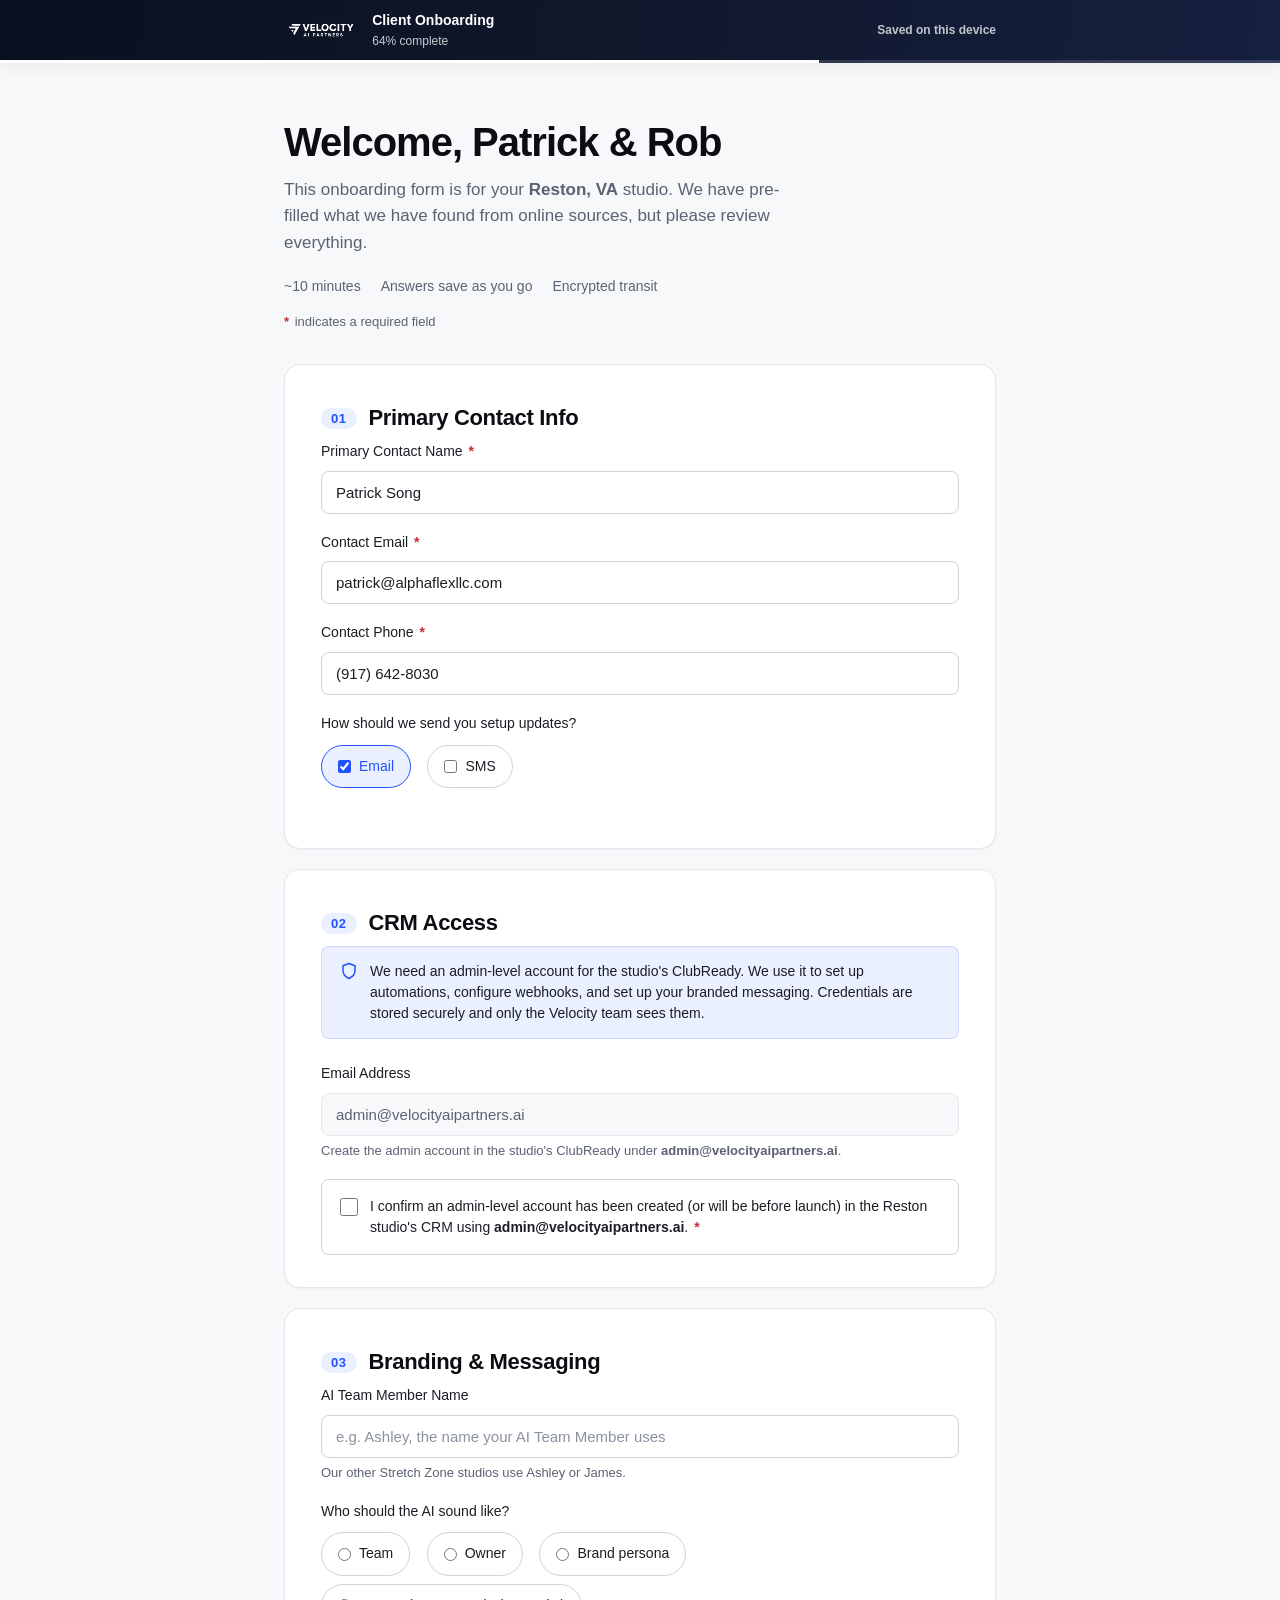
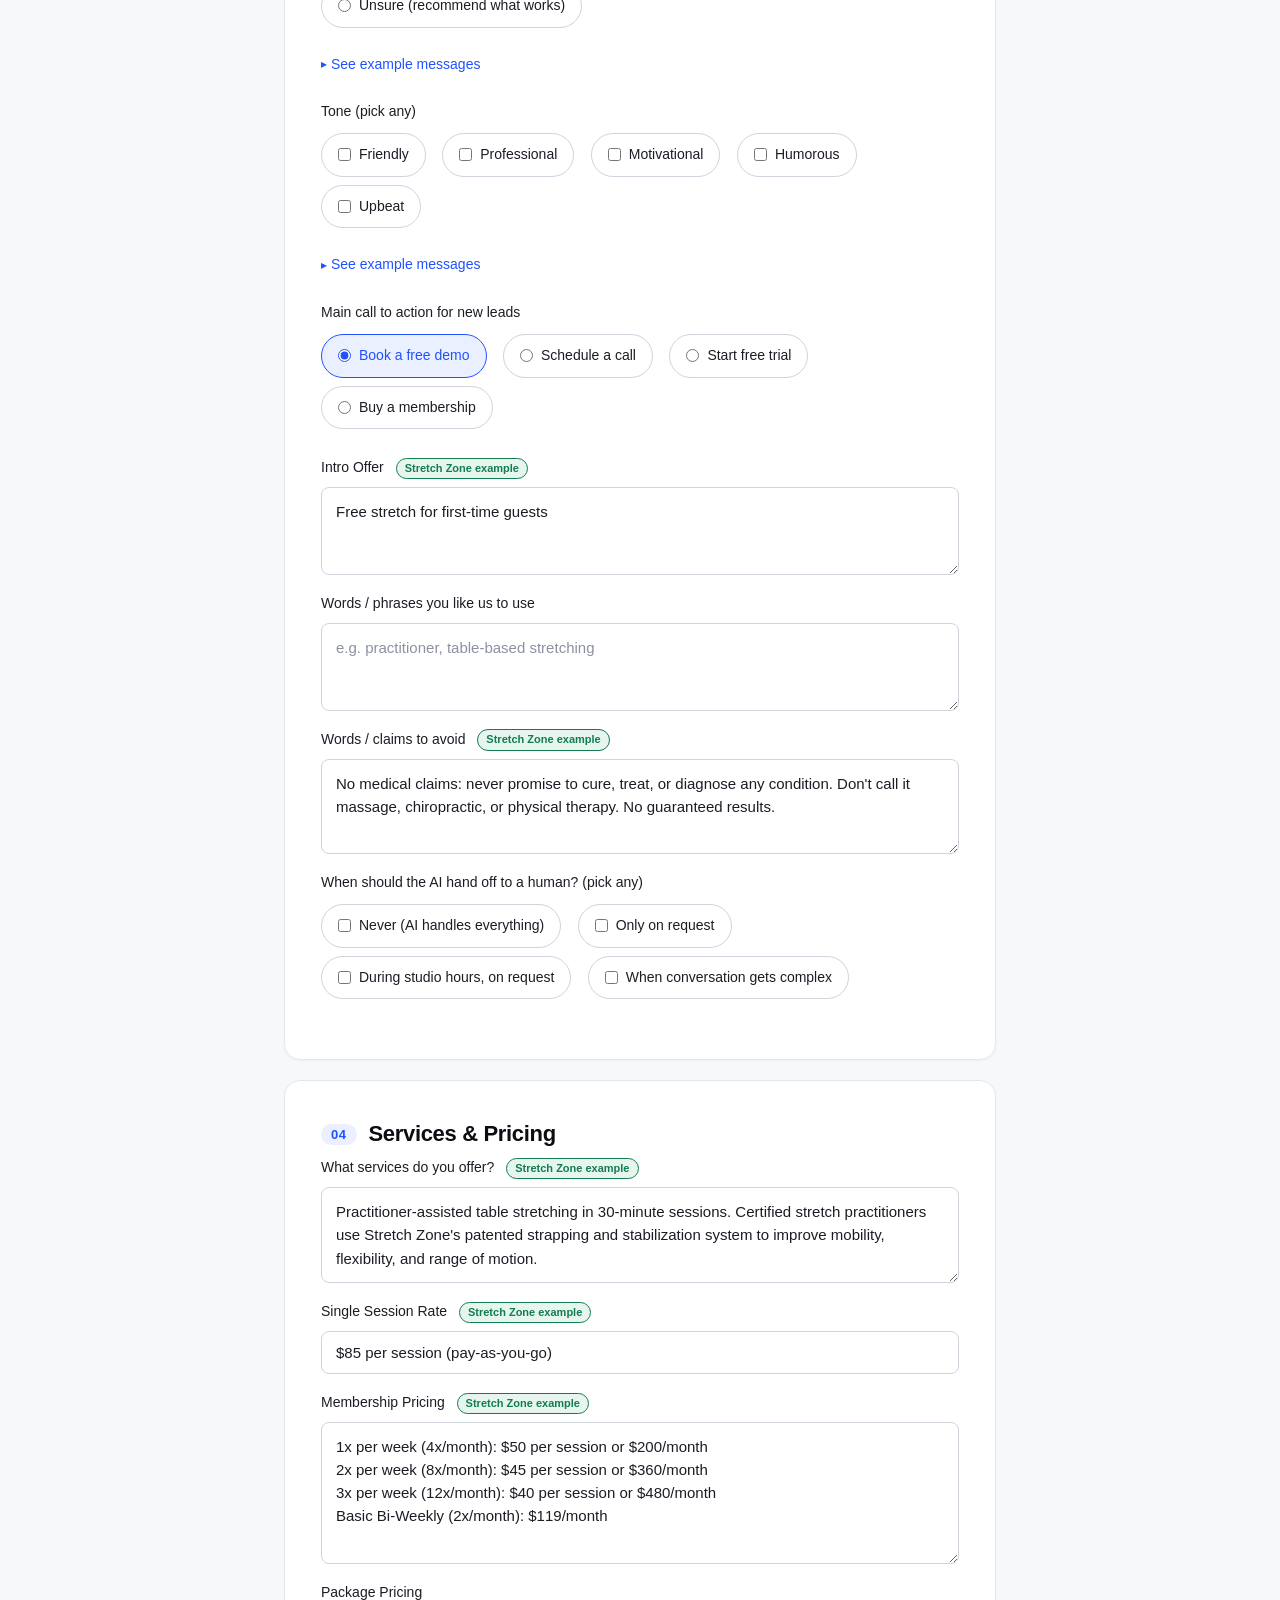
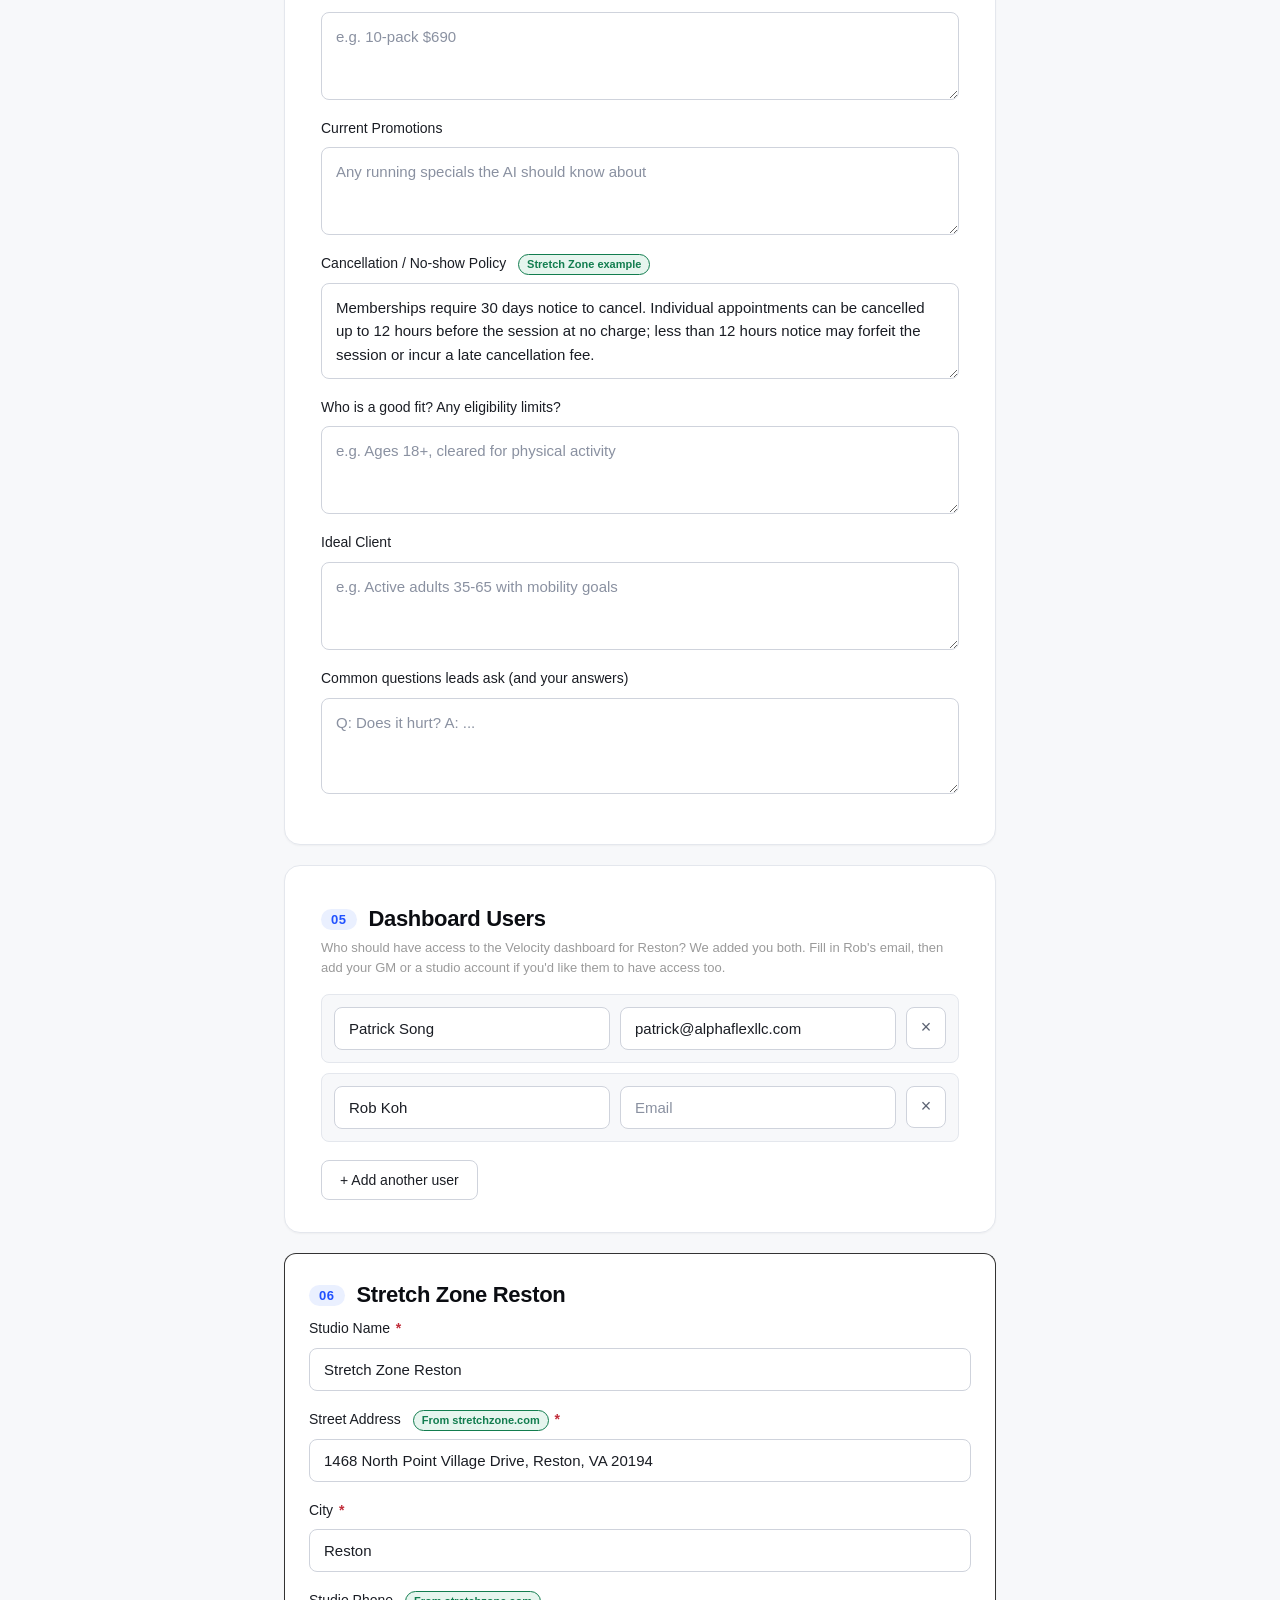
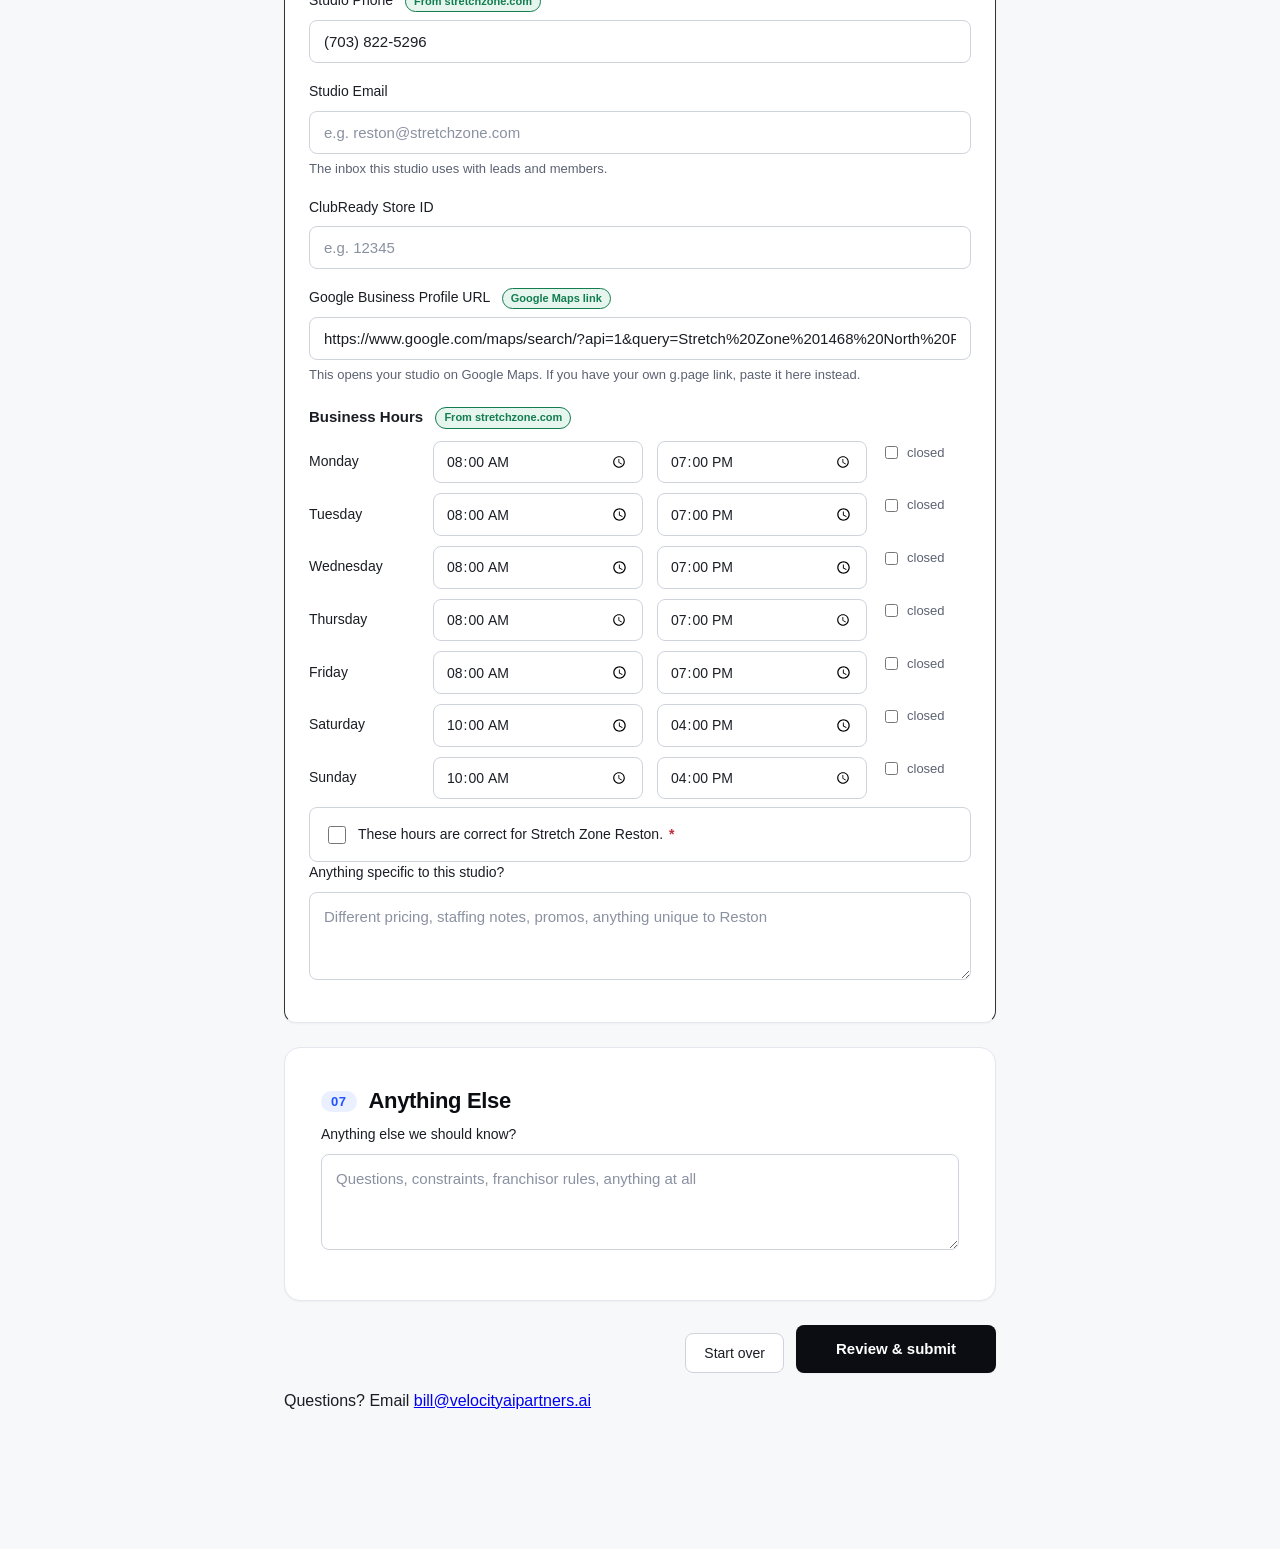
<file: song-koh.html>
<!DOCTYPE html>
<html lang="en">
<head>
<meta charset="UTF-8">
<meta name="viewport" content="width=device-width, initial-scale=1.0">
<title>Velocity AI Partners | Stretch Zone Reston Onboarding</title>
<meta name="description" content="Onboarding for Stretch Zone Reston, VA.">
<meta name="robots" content="noindex, nofollow">
<link rel="icon" type="image/jpeg" href="favicon.jpg">
<link rel="preconnect" href="https://rsms.me/">
<link rel="stylesheet" href="https://rsms.me/inter/inter.css">
<link rel="stylesheet" href="styles.css?v=23">
<link rel="stylesheet" href="song-koh.css?v=3">
</head>
<body>
<div class="progress-bar" role="progressbar" aria-label="Required fields completed" aria-valuemin="0" aria-valuemax="100" aria-valuenow="0"><div class="progress-bar__fill" id="progress-fill"></div></div>

<!-- Same navy top bar as the main form; the save button is replaced by the
     autosave note since this variant saves locally on every change. -->
<div class="sticky-draft" id="sticky-draft">
  <div class="sticky-draft__bar">
    <img src="velocity-logo-white.png" alt="Velocity AI Partners" class="sticky-draft__logo">
    <div class="sticky-draft__meta">
      <span class="sticky-draft__title">Client Onboarding</span>
      <span class="sticky-draft__progress" id="sticky-progress-text">0% complete</span>
    </div>
    <span class="sk-autosave-note">Saved on this device</span>
  </div>
  <div class="sticky-draft__track"><div class="sticky-draft__track-fill" id="sticky-progress-fill"></div></div>
</div>

<div class="sk-preview-banner" id="preview-banner" hidden>
  Preview mode: submissions are disabled on localhost. Nothing will be sent.
</div>

<main class="container">
  <header>
    <h1>Welcome, Patrick &amp; Rob</h1>
    <p class="lead">This onboarding form is for your <strong>Reston, VA</strong> studio. We have pre-filled what we have found from online sources, but please review everything.</p>
    <div class="meta-row">
      <span>~10 minutes</span>
      <span>Answers save as you go</span>
      <span>Encrypted transit</span>
    </div>
    <p class="required-note"><span class="req" aria-hidden="true">*</span> indicates a required field</p>
  </header>

  <form id="intake-form" novalidate>

    <!-- Bot defense — same pattern as the main form. Do not remove. -->
    <input type="text" name="honeypot" class="honeypot" tabindex="-1" autocomplete="off" aria-hidden="true">

    <section>
      <h2>Primary Contact Info</h2>
      <label>
        Primary Contact Name <span class="req" aria-hidden="true">*</span>
        <input type="text" name="contact_name" value="Patrick Song" data-known>
      </label>
      <label>
        Contact Email <span class="req" aria-hidden="true">*</span>
        <input type="email" name="contact_email" required value="patrick@alphaflexllc.com" data-known>
      </label>
      <label>
        Contact Phone <span class="req" aria-hidden="true">*</span>
        <input type="tel" name="contact_phone" required value="(917) 642-8030" data-known>
      </label>
      <fieldset class="pill-group">
        <legend>How should we send you setup updates?</legend>
        <label class="pill"><input type="checkbox" name="notify_email" checked> Email</label>
        <label class="pill"><input type="checkbox" name="notify_sms"> SMS</label>
      </fieldset>
    </section>

    <section>
      <h2>CRM Access</h2>
      <div class="trust-banner">
        <span>We need an admin-level account for the studio's ClubReady. We use it to set up automations, configure webhooks, and set up your branded messaging. Credentials are stored securely and only the Velocity team sees them.</span>
      </div>
      <label>
        Email Address
        <input type="email" value="admin@velocityaipartners.ai" readonly tabindex="-1" aria-readonly="true">
        <small>Create the admin account in the studio's ClubReady under <strong>admin@velocityaipartners.ai</strong>.</small>
      </label>
      <label class="attestation">
        <input type="checkbox" name="crm_account_confirmed" required>
        <span>I confirm an admin-level account has been created (or will be before launch) in the Reston studio's CRM using <strong>admin@velocityaipartners.ai</strong>. <span class="req" aria-hidden="true">*</span></span>
      </label>
    </section>

    <section>
      <h2>Branding &amp; Messaging</h2>
      <label>
        AI Team Member Name
        <input type="text" name="assistant_name" placeholder="e.g. Ashley, the name your AI Team Member uses">
        <small>Our other Stretch Zone studios use Ashley or James.</small>
      </label>
      <fieldset class="pill-group">
        <legend>Who should the AI sound like?</legend>
        <label class="pill"><input type="radio" name="chatbot_voice" value="team"> Team</label>
        <label class="pill"><input type="radio" name="chatbot_voice" value="owner"> Owner</label>
        <label class="pill"><input type="radio" name="chatbot_voice" value="brand"> Brand persona</label>
        <label class="pill"><input type="radio" name="chatbot_voice" value="unsure"> Unsure (recommend what works)</label>
      </fieldset>
      <details class="examples-block">
        <summary>See example messages</summary>
        <div class="example-item">
          <span class="example-tag">Team</span>
          <p>"Hey! Thanks for reaching out. We'd love to have you in for a free demo. What day works best?"</p>
        </div>
        <div class="example-item">
          <span class="example-tag">Owner</span>
          <p>"Hi, it's Patrick, the studio owner! I'd love to get you in for a free demo. What day works?"</p>
        </div>
        <div class="example-item">
          <span class="example-tag">Brand persona</span>
          <p>"Hi! I'm Morgan from the studio. We'd love to have you in for a free demo. What day works?"</p>
        </div>
        <div class="example-item">
          <span class="example-tag">Unsure</span>
          <p>We'll recommend a voice based on similar studios. Team and Brand persona usually perform best.</p>
        </div>
      </details>
      <fieldset class="pill-group">
        <legend>Tone (pick any)</legend>
        <label class="pill"><input type="checkbox" name="tone_friendly"> Friendly</label>
        <label class="pill"><input type="checkbox" name="tone_professional"> Professional</label>
        <label class="pill"><input type="checkbox" name="tone_motivational"> Motivational</label>
        <label class="pill"><input type="checkbox" name="tone_humorous"> Humorous</label>
        <label class="pill"><input type="checkbox" name="tone_upbeat"> Upbeat</label>
      </fieldset>
      <details class="examples-block">
        <summary>See example messages</summary>
        <div class="example-item">
          <span class="example-tag">Friendly</span>
          <p>"Hi! So glad you're interested. The demo stretch is free and takes about 30 minutes. What day works?"</p>
        </div>
        <div class="example-item">
          <span class="example-tag">Professional</span>
          <p>"Thank you for reaching out. Our complimentary 30-minute demo stretch is a great introduction. Which day suits your schedule?"</p>
        </div>
        <div class="example-item">
          <span class="example-tag">Motivational</span>
          <p>"Love that you're prioritizing mobility! A free demo stretch is the perfect first step. Let's get you booked."</p>
        </div>
        <div class="example-item">
          <span class="example-tag">Humorous</span>
          <p>"Your hamstrings called. They want a truce. Free demo stretch, no commitment. What day?"</p>
        </div>
        <div class="example-item">
          <span class="example-tag">Upbeat</span>
          <p>"Hi! Super excited you're interested. Free demo stretch is the best way to start. What day works?"</p>
        </div>
      </details>
      <fieldset class="pill-group">
        <legend>Main call to action for new leads</legend>
        <label class="pill"><input type="radio" name="main_cta" value="book_demo" checked> Book a free demo</label>
        <label class="pill"><input type="radio" name="main_cta" value="schedule_call"> Schedule a call</label>
        <label class="pill"><input type="radio" name="main_cta" value="start_trial"> Start free trial</label>
        <label class="pill"><input type="radio" name="main_cta" value="buy_membership"> Buy a membership</label>
      </fieldset>
      <label>
        Intro Offer <span class="ai-suggested-chip sk-source-chip">Stretch Zone example</span>
        <textarea name="intro_offer" rows="2">Free stretch for first-time guests</textarea>
      </label>
      <label>
        Words / phrases you like us to use
        <textarea name="preferred_words" rows="2" placeholder="e.g. practitioner, table-based stretching"></textarea>
      </label>
      <label>
        Words / claims to avoid <span class="ai-suggested-chip sk-source-chip">Stretch Zone example</span>
        <textarea name="avoid_words" rows="3">No medical claims: never promise to cure, treat, or diagnose any condition. Don't call it massage, chiropractic, or physical therapy. No guaranteed results.</textarea>
      </label>
      <fieldset class="pill-group">
        <legend>When should the AI hand off to a human? (pick any)</legend>
        <label class="pill"><input type="checkbox" name="handoff_never"> Never (AI handles everything)</label>
        <label class="pill"><input type="checkbox" name="handoff_on_request"> Only on request</label>
        <label class="pill"><input type="checkbox" name="handoff_business_hours_request"> During studio hours, on request</label>
        <label class="pill"><input type="checkbox" name="handoff_complex"> When conversation gets complex</label>
      </fieldset>
    </section>

    <section>
      <h2>Services &amp; Pricing</h2>
      <label>
        What services do you offer? <span class="ai-suggested-chip sk-source-chip">Stretch Zone example</span>
        <textarea name="bk_service_description" rows="3">Practitioner-assisted table stretching in 30-minute sessions. Certified stretch practitioners use Stretch Zone's patented strapping and stabilization system to improve mobility, flexibility, and range of motion.</textarea>
      </label>
      <label>
        Single Session Rate <span class="ai-suggested-chip sk-source-chip">Stretch Zone example</span>
        <input type="text" name="bk_single_session_rate" value="$85 per session (pay-as-you-go)">
      </label>
      <label>
        Membership Pricing <span class="ai-suggested-chip sk-source-chip">Stretch Zone example</span>
        <textarea name="bk_membership_pricing" rows="5">1x per week (4x/month): $50 per session or $200/month
2x per week (8x/month): $45 per session or $360/month
3x per week (12x/month): $40 per session or $480/month
Basic Bi-Weekly (2x/month): $119/month</textarea>
      </label>
      <label>
        Package Pricing
        <textarea name="bk_package_pricing" rows="2" placeholder="e.g. 10-pack $690"></textarea>
      </label>
      <label>
        Current Promotions
        <textarea name="bk_promotions" rows="2" placeholder="Any running specials the AI should know about"></textarea>
      </label>
      <label>
        Cancellation / No-show Policy <span class="ai-suggested-chip sk-source-chip">Stretch Zone example</span>
        <textarea name="bk_cancellation_policy" rows="3">Memberships require 30 days notice to cancel. Individual appointments can be cancelled up to 12 hours before the session at no charge; less than 12 hours notice may forfeit the session or incur a late cancellation fee.</textarea>
      </label>
      <label>
        Who is a good fit? Any eligibility limits?
        <textarea name="bk_eligibility" rows="2" placeholder="e.g. Ages 18+, cleared for physical activity"></textarea>
      </label>
      <label>
        Ideal Client
        <textarea name="bk_ideal_client" rows="2" placeholder="e.g. Active adults 35-65 with mobility goals"></textarea>
      </label>
      <label>
        Common questions leads ask (and your answers)
        <textarea name="bk_faq" rows="3" placeholder="Q: Does it hurt? A: ..."></textarea>
      </label>
    </section>

    <section>
      <h2>Dashboard Users</h2>
      <p class="sk-section-note">Who should have access to the Velocity dashboard for Reston? We added you both. Fill in Rob's email, then add your GM or a studio account if you'd like them to have access too.</p>
      <div id="users-list"></div>
      <button type="button" id="add-user" class="btn-secondary">+ Add another user</button>
    </section>

    <!-- Studio card rendered by song-koh.js -->
    <div id="locations"></div>

    <section>
      <h2>Anything Else</h2>
      <label>
        Anything else we should know?
        <textarea name="notes" rows="3" placeholder="Questions, constraints, franchisor rules, anything at all"></textarea>
      </label>
    </section>

    <div class="sk-error" id="error-box" hidden></div>

    <div class="sk-actions">
      <button type="button" id="start-over" class="btn-secondary">Start over</button>
      <button type="submit" id="submit-btn" class="btn-primary">Review &amp; submit</button>
    </div>

    <div class="sk-confirm" id="confirm-box" hidden>
      <p><strong>Ready to send?</strong> This submits onboarding for your Reston studio to the Velocity team.</p>
      <div class="sk-actions">
        <button type="button" id="confirm-cancel" class="btn-secondary">Keep editing</button>
        <button type="button" id="confirm-submit" class="btn-primary">Confirm &amp; submit</button>
      </div>
    </div>
  </form>

  <div id="success-screen" class="success-screen" hidden>
    <h2>All set. Thank you!</h2>
    <p>We received your onboarding details for Reston. The Velocity team will review everything and reach out at the contact info you provided to schedule activation. A confirmation email is on its way.</p>
  </div>

  <footer>
    <p>Questions? Email <a href="mailto:bill@velocityaipartners.ai">bill@velocityaipartners.ai</a></p>
  </footer>
</main>

<script src="draft-sync.js?v=1"></script>
<script src="song-koh.js?v=4"></script>
</body>
</html>
</file>
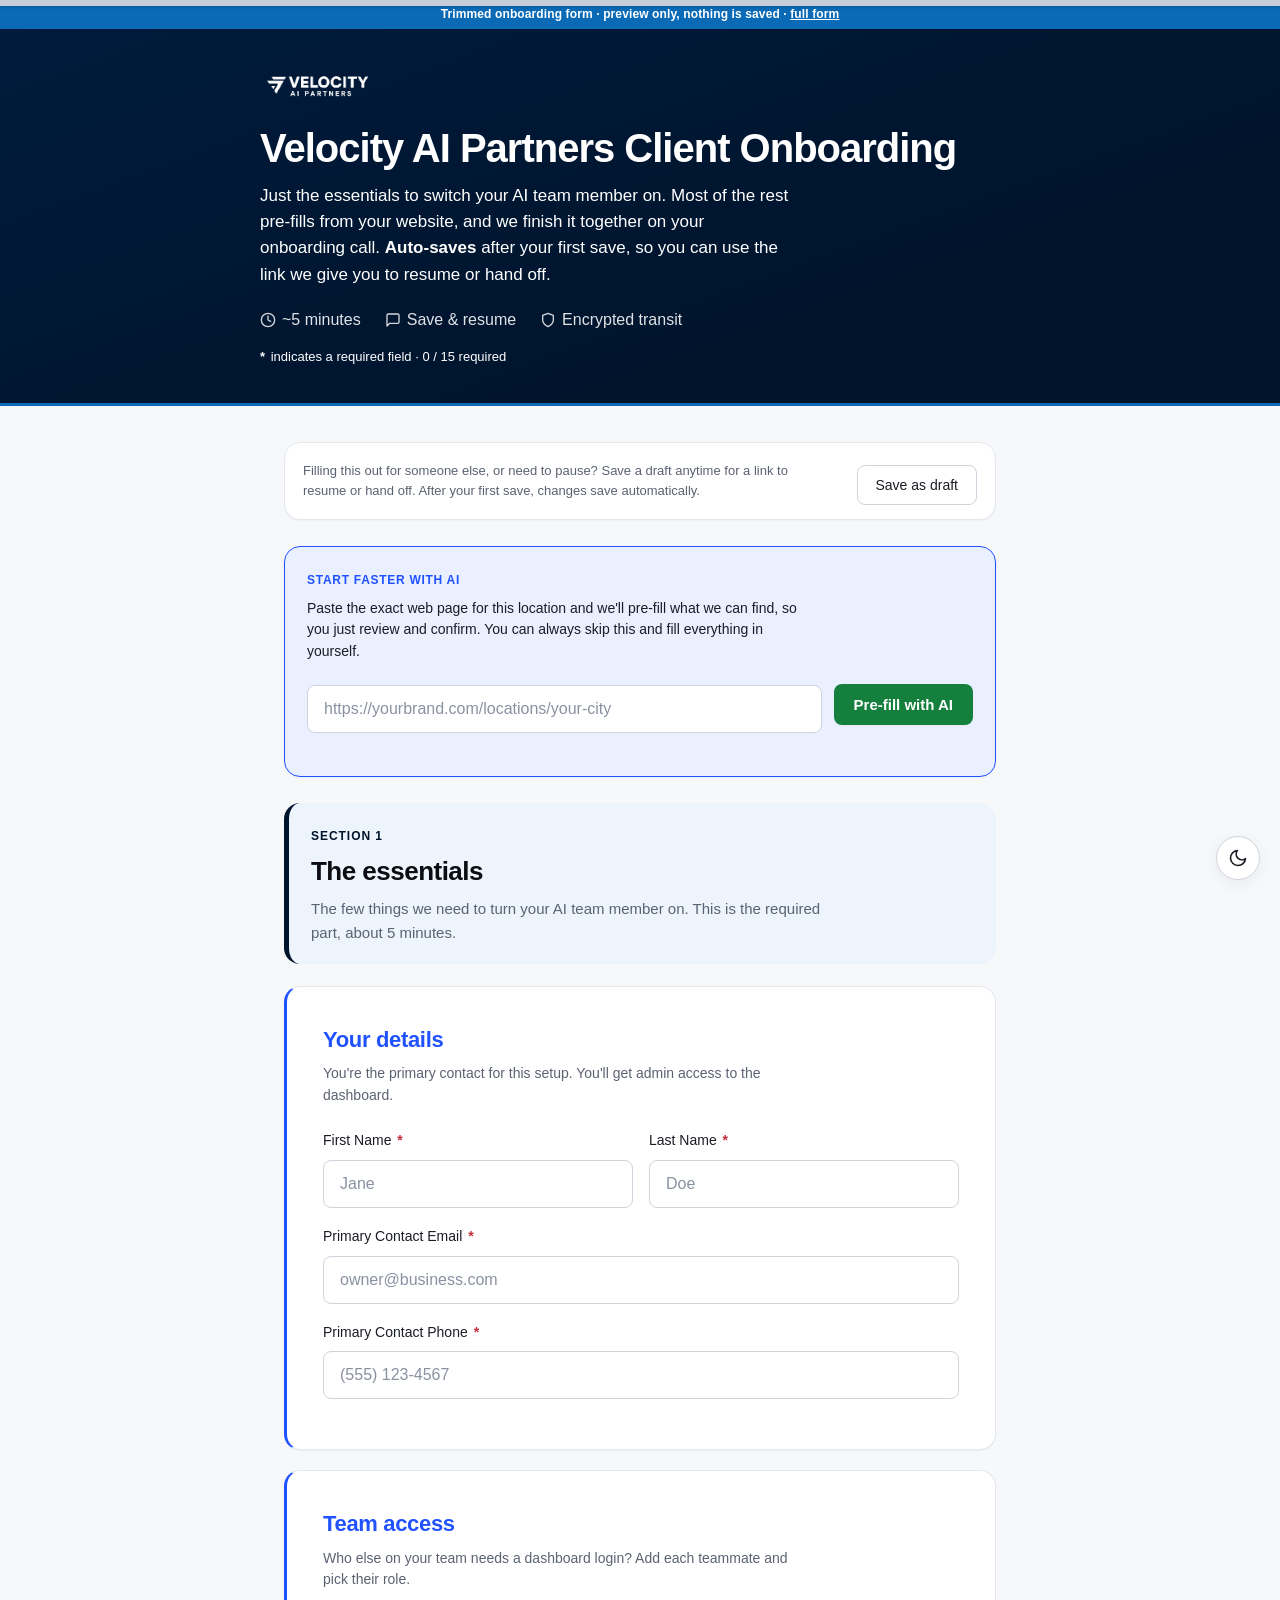
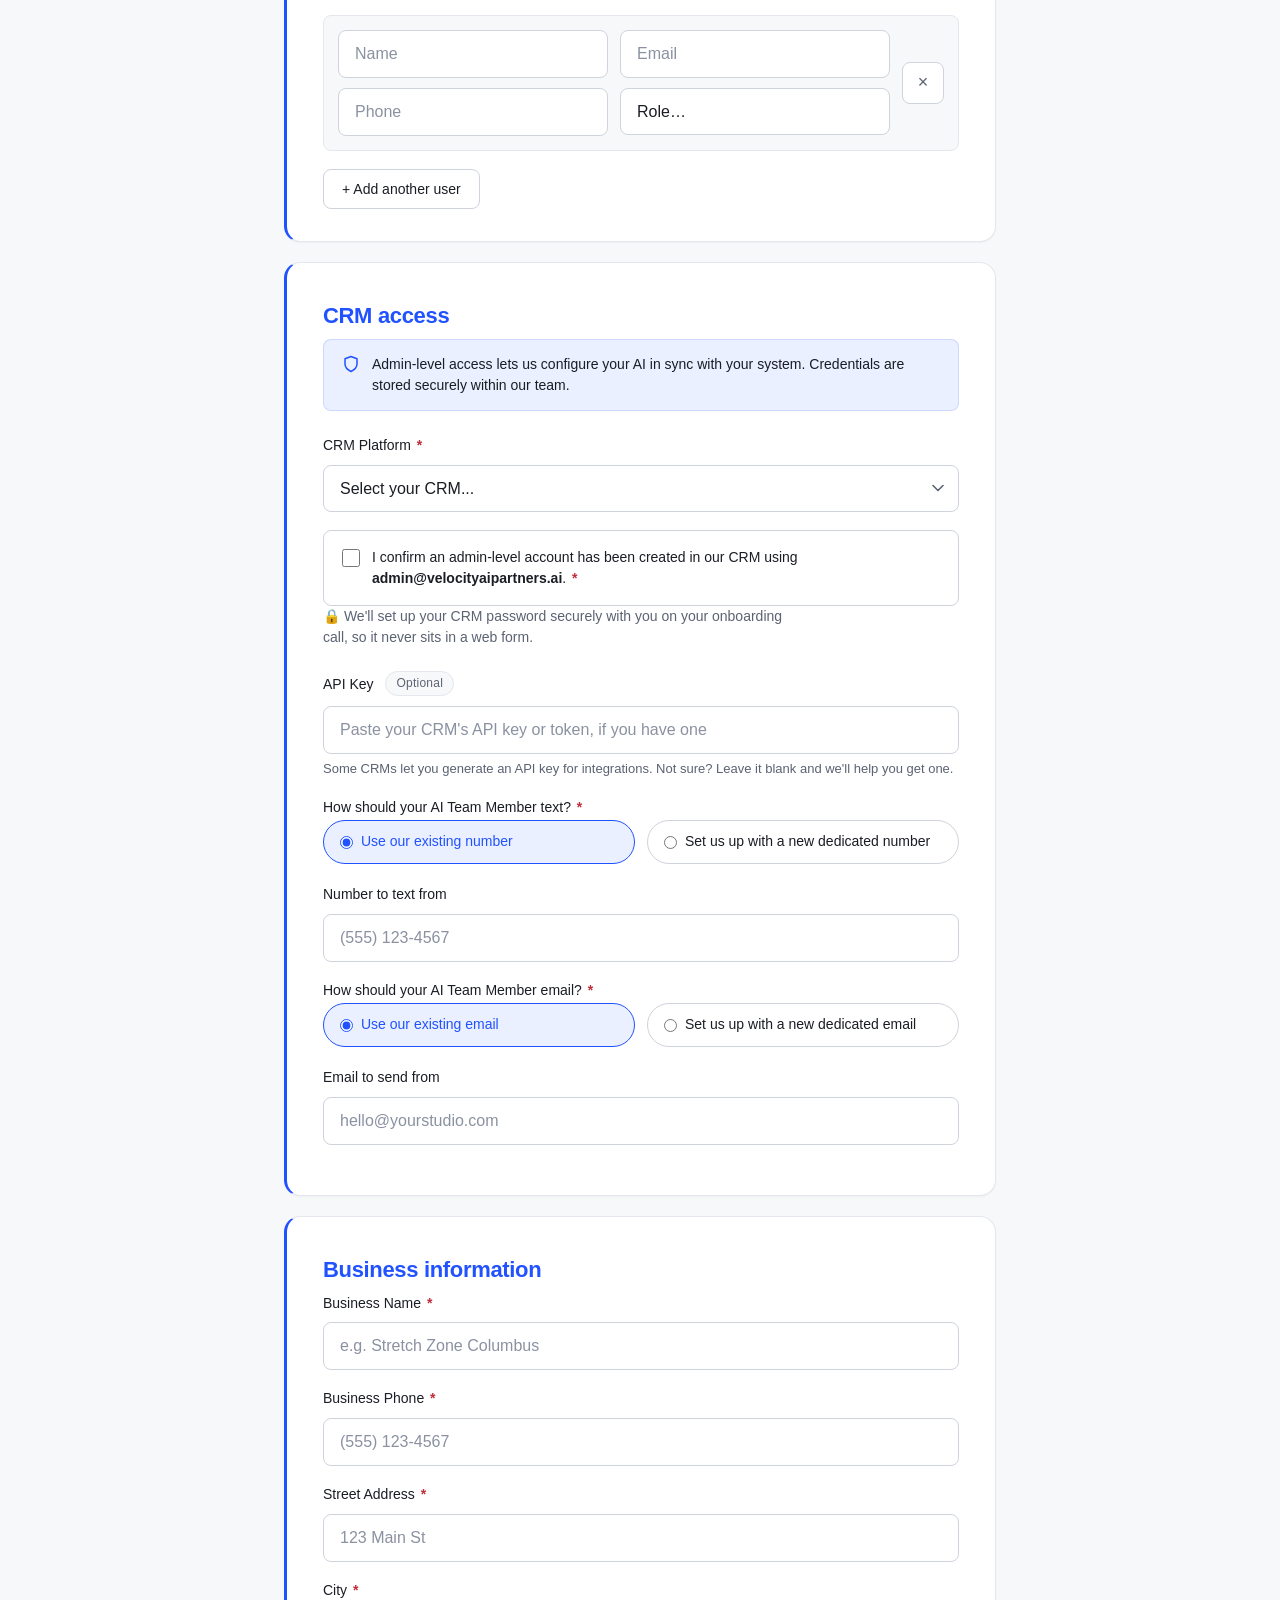
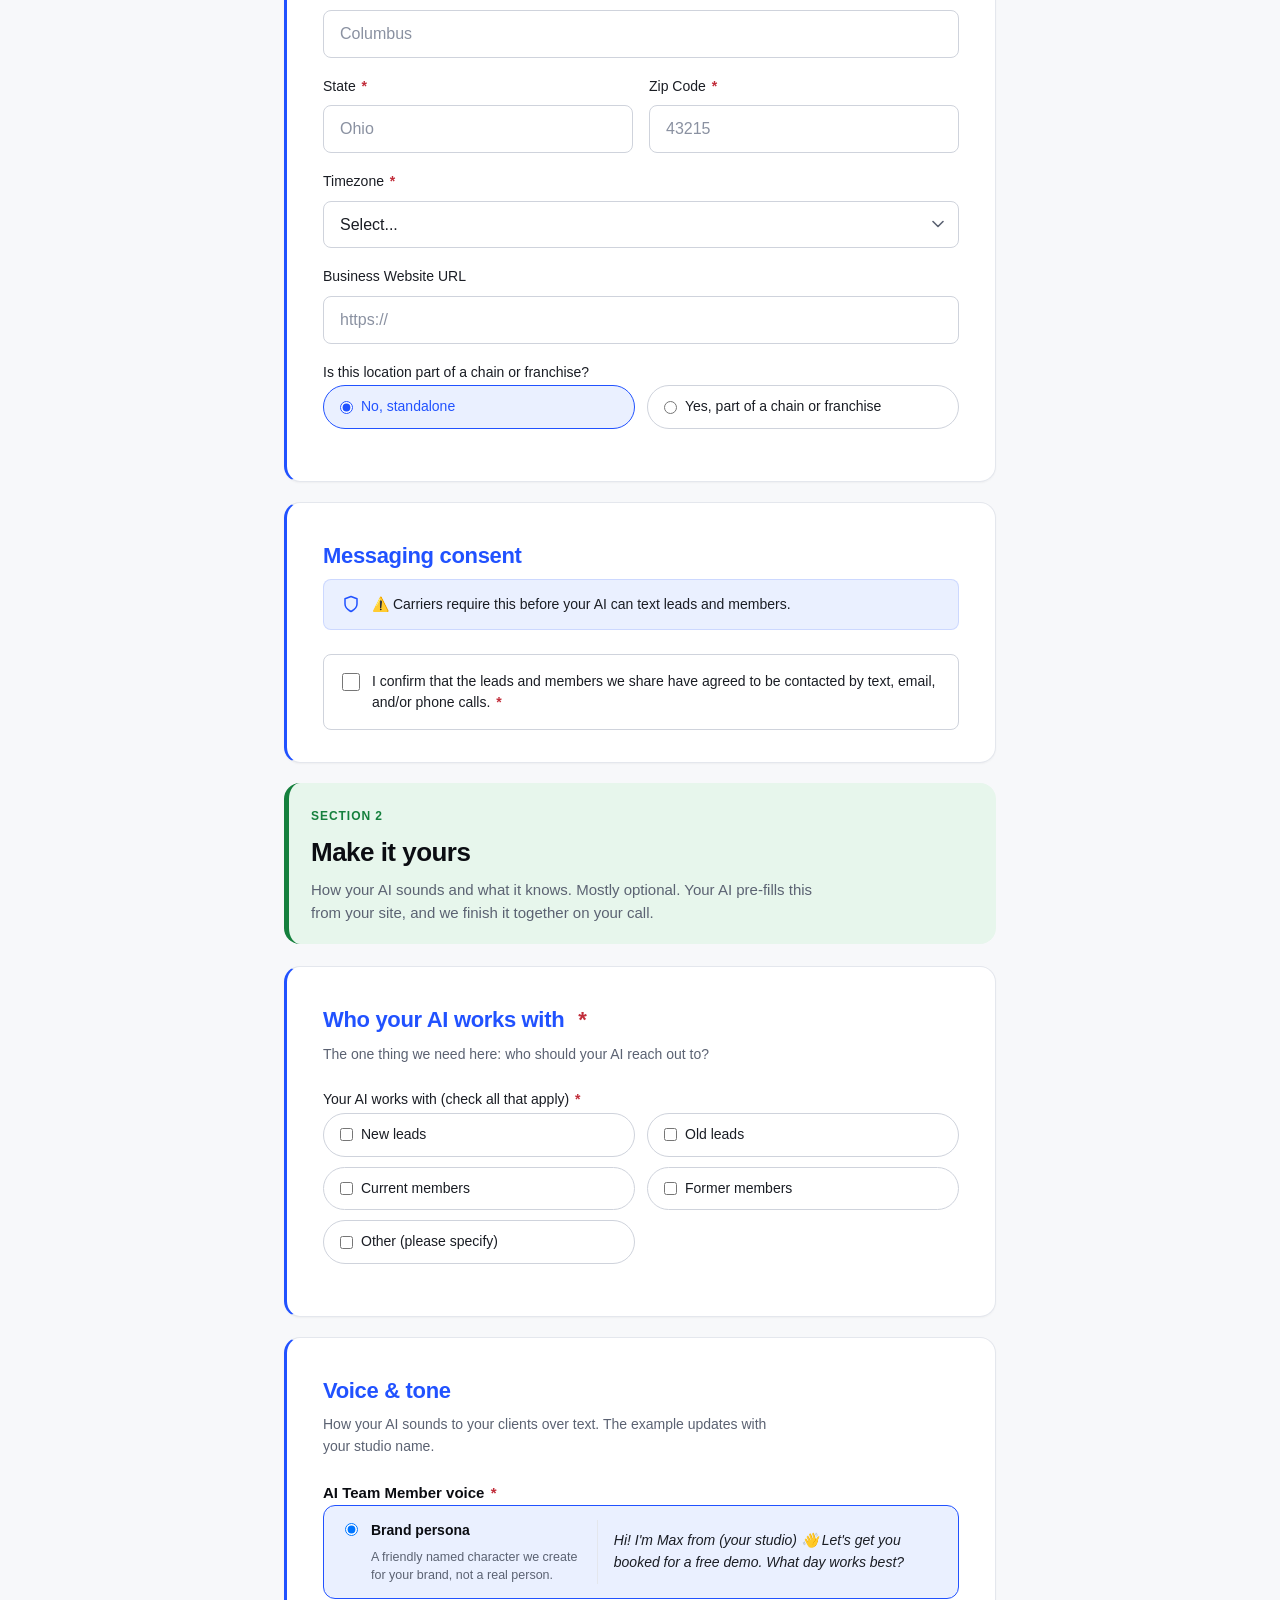
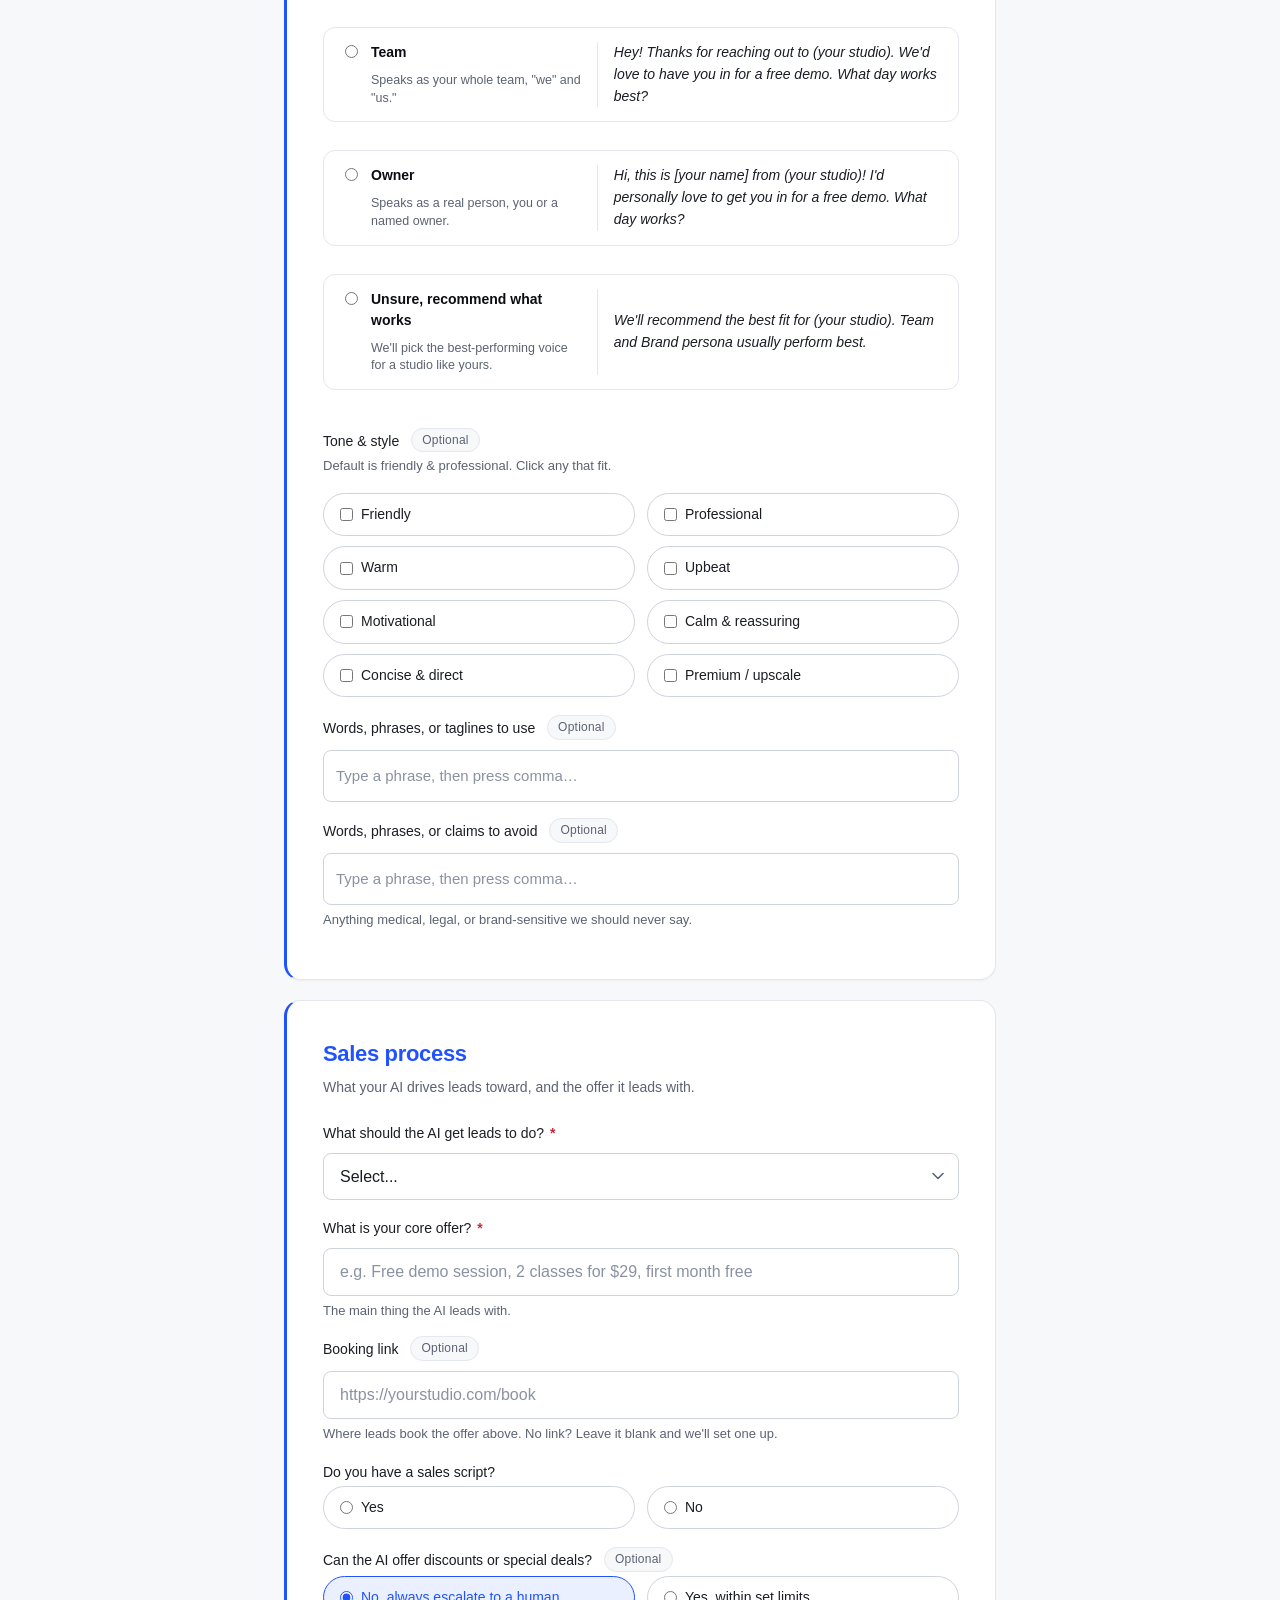
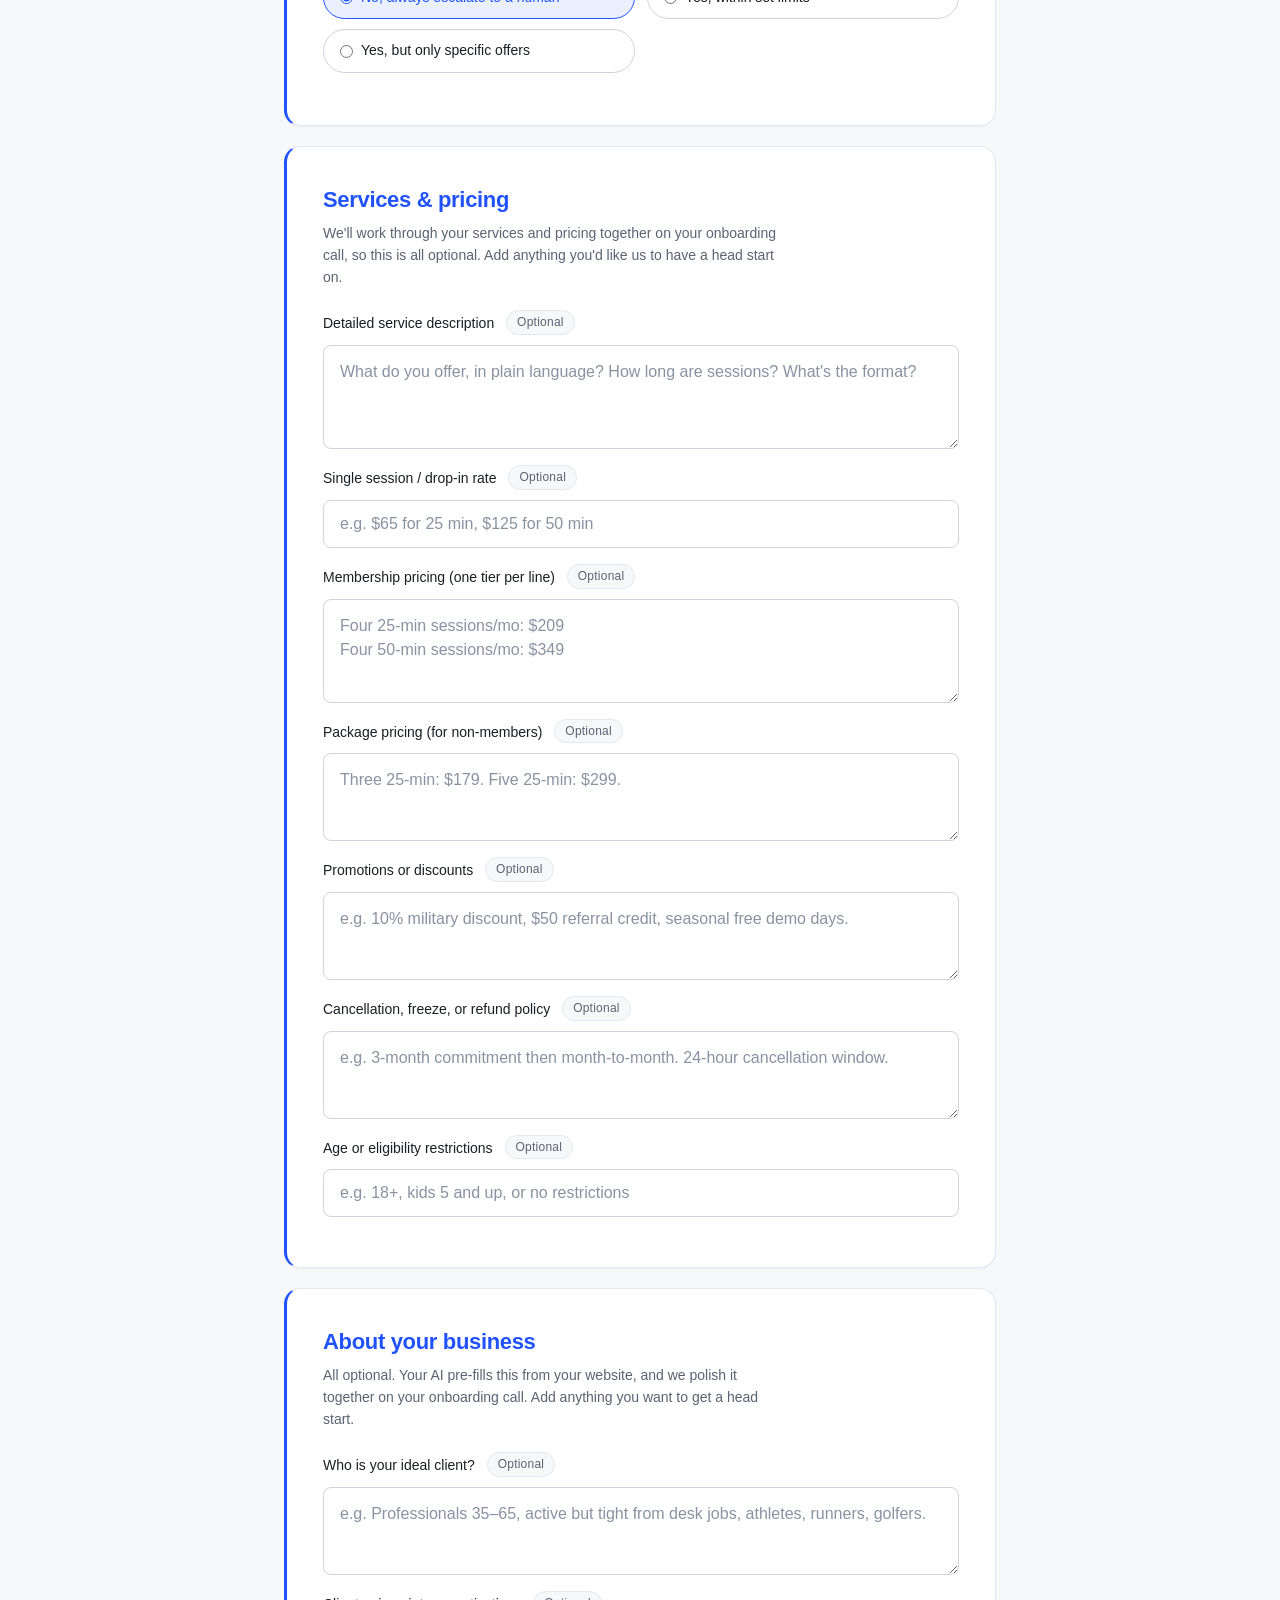
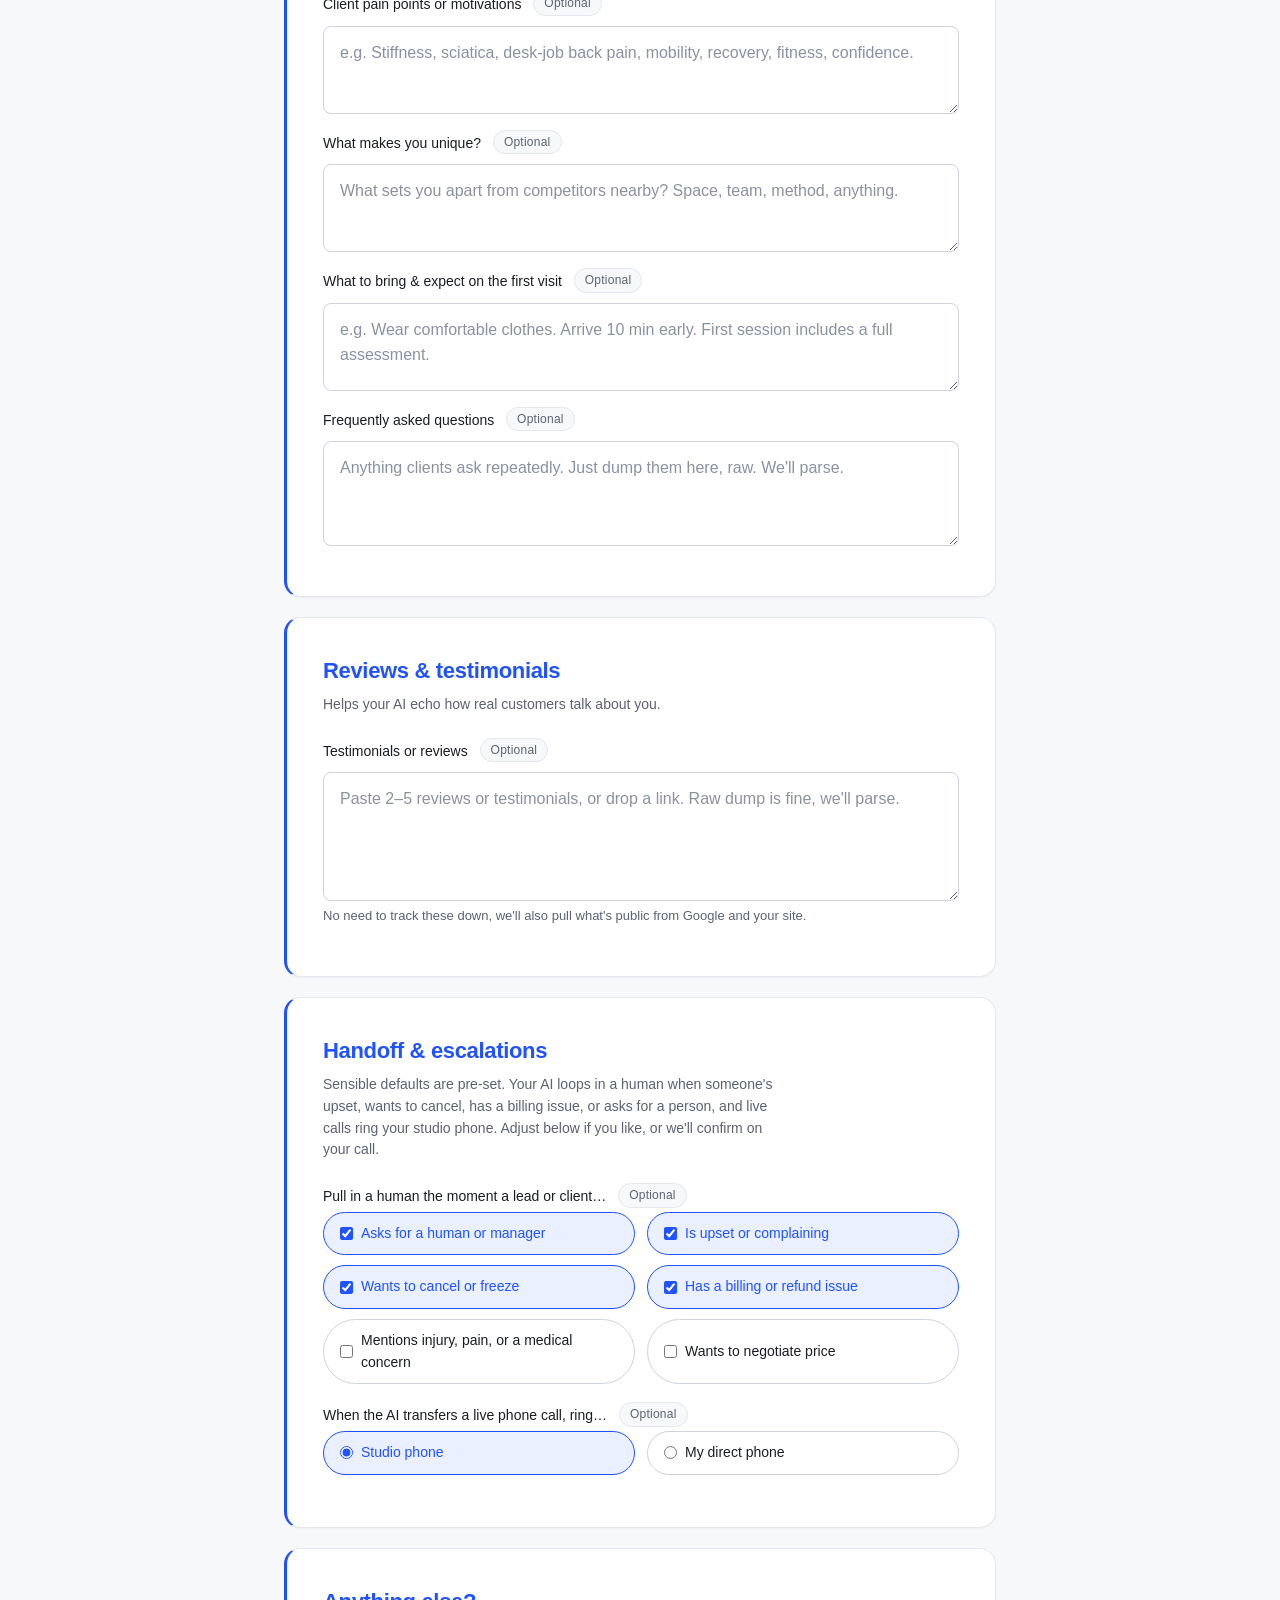
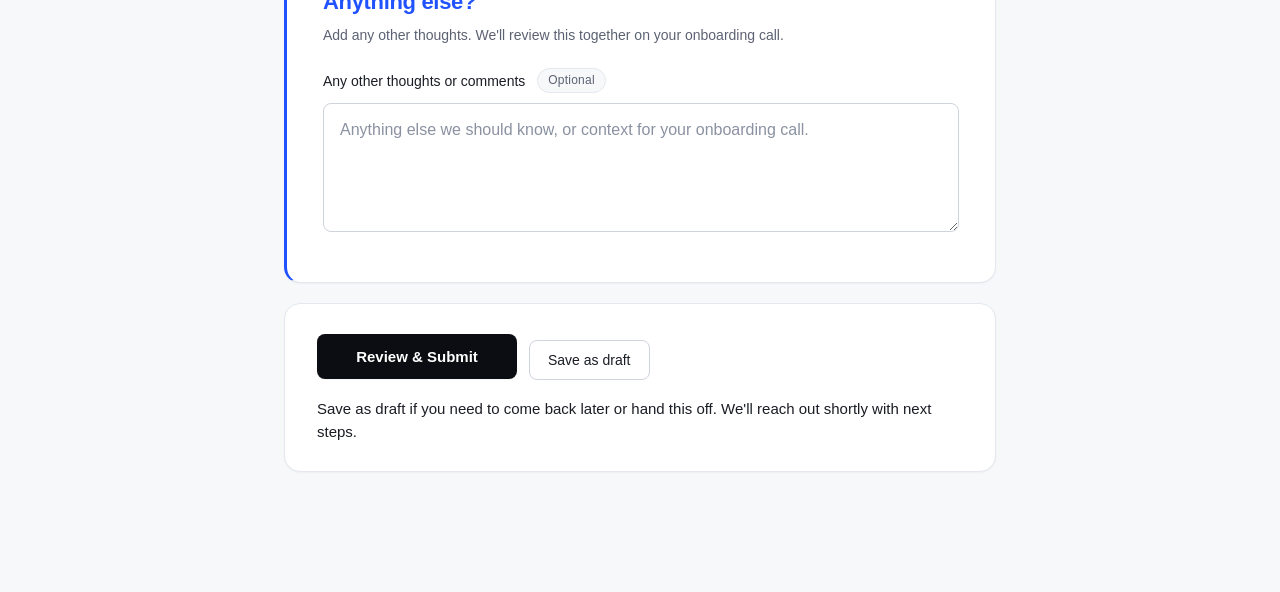
<file: trimmed.html>
<!DOCTYPE html>
<html lang="en">
<head>
<meta charset="UTF-8">
<meta name="viewport" content="width=device-width, initial-scale=1.0">
<title>Velocity AI Partners Client Onboarding · Trimmed (preview)</title>
<meta name="description" content="Trimmed prototype of the Velocity AI client onboarding form for layout review.">
<link rel="icon" type="image/jpeg" href="favicon.jpg">
<script>
  try { if (localStorage.getItem('velocity-intake-theme') === 'dark') document.documentElement.setAttribute('data-theme', 'dark'); } catch (e) {}
</script>
<link rel="preconnect" href="https://rsms.me/">
<link rel="stylesheet" href="https://rsms.me/inter/inter.css">
<link rel="stylesheet" href="trimmed.css">
<style>
  /* Prototype-only: a slim strip so it's clear this is Example 2 and doesn't save. */
  .proto-strip{background:#0a6ab6;color:#fff;text-align:center;padding:5px 14px;font-size:12px;font-weight:600;letter-spacing:.01em}
  .proto-strip a{color:#fff;text-decoration:underline}
  .req-count{font-variant-numeric:tabular-nums}

  /* === "Accent headers + part tints" (task #9). Delete this whole block to revert to plain white cards. === */
  :root { --brand-navy: #00142C; --part1-tint: #eef4fb; }
  [data-theme="dark"] { --brand-navy: #8fbdea; --part1-tint: #112236; }
  /* Section cards: brand-blue left accent rule + colored title */
  #intake-form > section { border-left: 3px solid var(--accent); }
  #intake-form > section > h2 { color: var(--accent); }
  /* Part dividers become distinct tinted bands: Part 1 navy, Part 2 green */
  #intake-form > .part-divider { border-bottom: none; border-radius: var(--radius-lg); padding: 20px 22px; border-left: 5px solid var(--accent); }
  #intake-form > .part-divider.part-1 { background: var(--part1-tint); border-left-color: var(--brand-navy); }
  #intake-form > .part-divider.part-1 .part-kicker { color: var(--brand-navy); }
  #intake-form > .part-divider.part-2 { background: var(--ai-green-soft); border-left-color: var(--ai-green); }
  #intake-form > .part-divider.part-2 .part-kicker { color: var(--ai-green); }
</style>
</head>
<body>

<div class="proto-strip">Trimmed onboarding form · preview only, nothing is saved · <a href="/">full form</a></div>

<div class="progress-bar" role="progressbar" aria-label="Form completion" aria-valuemin="0" aria-valuemax="100" aria-valuenow="0"><div class="progress-bar__fill" id="progress-fill"></div></div>

<nav id="section-nav" class="section-nav" aria-label="Jump to a form section"></nav>

<div class="site-header">
  <header class="site-header__inner">
    <img class="brand-logo" src="velocity-logo-white.png?v=1" alt="Velocity AI Partners" width="220" height="34">
    <h1>Velocity AI Partners Client Onboarding</h1>
    <p class="lead">Just the essentials to switch your AI team member on. Most of the rest pre-fills from your website, and we finish it together on your onboarding call. <strong>Auto-saves</strong> after your first save, so you can use the link we give you to resume or hand off.</p>
    <div class="meta-row">
      <span><svg width="14" height="14" viewBox="0 0 24 24" fill="none" stroke="currentColor" stroke-width="2" stroke-linecap="round" stroke-linejoin="round"><circle cx="12" cy="12" r="10"/><polyline points="12 6 12 12 16 14"/></svg> ~5 minutes</span>
      <span><svg width="14" height="14" viewBox="0 0 24 24" fill="none" stroke="currentColor" stroke-width="2" stroke-linecap="round" stroke-linejoin="round"><path d="M21 15a2 2 0 0 1-2 2H7l-4 4V5a2 2 0 0 1 2-2h14a2 2 0 0 1 2 2z"/></svg> Save &amp; resume</span>
      <span><svg width="14" height="14" viewBox="0 0 24 24" fill="none" stroke="currentColor" stroke-width="2" stroke-linecap="round" stroke-linejoin="round"><path d="M12 22s8-4 8-10V5l-8-3-8 3v7c0 6 8 10 8 10z"/></svg> Encrypted transit</span>
    </div>
    <p class="required-note"><span class="req" aria-hidden="true">*</span> indicates a required field · <span class="req-count" id="req-count">required</span></p>
  </header>
</div>

<main class="container">

  <form id="intake-form" novalidate>

    <div class="form-topbar">
      <p class="form-topbar__note">Filling this out for someone else, or need to pause? Save a draft anytime for a link to resume or hand off. After your first save, changes save automatically.</p>
      <div class="form-topbar__actions">
        <span class="autosave-status" id="autosave-status" aria-live="polite"></span>
        <button type="button" class="btn-secondary">Save as draft</button>
      </div>
    </div>

    <div class="prefill-hero">
      <span class="prefill-hero__kicker">Start faster with AI</span>
      <p class="prefill-hero__lead">Paste the exact web page for this location and we'll pre-fill what we can find, so you just review and confirm. You can always skip this and fill everything in yourself.</p>
      <div class="prefill-hero__row">
        <input type="url" id="location-page-url" name="location_page_url" class="prefill-hero__input" placeholder="https://yourbrand.com/locations/your-city" aria-label="Your location page URL">
        <button type="button" id="prefill-btn" class="btn-prefill">Pre-fill with AI</button>
      </div>
      <span class="prefill-status" id="prefill-status" aria-live="polite"></span>
    </div>

    <!-- ======================= PART 1 ======================= -->
    <div class="part-divider part-1">
      <span class="part-kicker">Section 1</span>
      <h2 class="part-title">The essentials</h2>
      <p class="part-desc">The few things we need to turn your AI team member on. This is the required part, about 5 minutes.</p>
    </div>

    <section>
      <h2>Your details</h2>
      <p class="section-hint">You're the primary contact for this setup. You'll get admin access to the dashboard.</p>
      <div class="field-row">
        <label>First Name <span class="req" aria-hidden="true">*</span>
          <input type="text" name="contact_first_name" required placeholder="Jane"></label>
        <label>Last Name <span class="req" aria-hidden="true">*</span>
          <input type="text" name="contact_last_name" required placeholder="Doe"></label>
      </div>
      <label>Primary Contact Email <span class="req" aria-hidden="true">*</span>
        <input type="email" name="contact_email" required placeholder="owner@business.com"></label>
      <label>Primary Contact Phone <span class="req" aria-hidden="true">*</span>
        <input type="tel" name="contact_phone" required placeholder="(555) 123-4567"></label>
    </section>

    <section>
      <h2>Team access</h2>
      <p class="section-hint">Who else on your team needs a dashboard login? Add each teammate and pick their role.</p>
      <div id="users-list"></div>
      <button type="button" id="add-user" class="btn-secondary">+ Add another user</button>
    </section>

    <section>
      <h2>CRM access</h2>
      <div class="trust-banner">Admin-level access lets us configure your AI in sync with your system. Credentials are stored securely within our team.</div>

      <label>CRM Platform <span class="req" aria-hidden="true">*</span>
        <select name="crm_platform" required>
          <option value="">Select your CRM...</option>
          <option value="clubready">ClubReady</option>
          <option value="wellnessliving">WellnessLiving</option>
          <option value="spark">Spark Membership</option>
          <option value="mindbody">Mindbody</option>
          <option value="arketa">Arketa</option>
          <option value="other">Other (tell us below)</option>
        </select></label>
      <label id="crm-other-wrap" hidden>Which CRM do you use? <span class="req" aria-hidden="true">*</span>
        <input type="text" name="crm_platform_other" placeholder="e.g. Zen Planner, Glofox, Pike13"></label>

      <label class="attestation">
        <input type="checkbox" name="crm_account_confirmed" required>
        <span>I confirm an admin-level account has been created in our CRM using <strong>admin@velocityaipartners.ai</strong>. <span class="req" aria-hidden="true">*</span></span>
      </label>
      <p class="section-hint">🔒 We'll set up your CRM password securely with you on your onboarding call, so it never sits in a web form.</p>

      <label>API Key <span class="optional-tag">Optional</span>
        <input type="text" name="crm_api_key" autocomplete="off" spellcheck="false" placeholder="Paste your CRM's API key or token, if you have one">
        <small>Some CRMs let you generate an API key for integrations. Not sure? Leave it blank and we'll help you get one.</small></label>

      <fieldset class="pill-group">
        <legend>How should your AI Team Member text? <span class="req" aria-hidden="true">*</span></legend>
        <label class="pill"><input type="radio" name="ai_phone_mode" value="own" checked> Use our existing number</label>
        <label class="pill"><input type="radio" name="ai_phone_mode" value="dedicated"> Set us up with a new dedicated number</label>
      </fieldset>
      <label id="ai-phone-number-wrap">Number to text from
        <input type="tel" name="ai_phone_number" placeholder="(555) 123-4567"></label>

      <fieldset class="pill-group">
        <legend>How should your AI Team Member email? <span class="req" aria-hidden="true">*</span></legend>
        <label class="pill"><input type="radio" name="ai_email_mode" value="own" checked> Use our existing email</label>
        <label class="pill"><input type="radio" name="ai_email_mode" value="dedicated"> Set us up with a new dedicated email</label>
      </fieldset>
      <label id="ai-email-address-wrap">Email to send from
        <input type="email" name="ai_email_address" placeholder="hello@yourstudio.com"></label>
    </section>

    <section>
      <h2>Business information</h2>
      <label>Business Name <span class="req" aria-hidden="true">*</span>
        <input type="text" name="business_name" required placeholder="e.g. Stretch Zone Columbus"></label>
      <label>Business Phone <span class="req" aria-hidden="true">*</span>
        <input type="tel" name="business_phone" required placeholder="(555) 123-4567"></label>
      <label>Street Address <span class="req" aria-hidden="true">*</span>
        <input type="text" name="address" required placeholder="123 Main St"></label>
      <label>City <span class="req" aria-hidden="true">*</span>
        <input type="text" name="city" required placeholder="Columbus"></label>
      <div class="field-row">
        <label>State <span class="req" aria-hidden="true">*</span>
          <input type="text" name="state" required placeholder="Ohio" autocomplete="address-level1"></label>
        <label>Zip Code <span class="req" aria-hidden="true">*</span>
          <input type="text" name="zip" required placeholder="43215" inputmode="numeric" autocomplete="postal-code"></label>
      </div>
      <label>Timezone <span class="req" aria-hidden="true">*</span>
        <select name="timezone" required>
          <option value="">Select...</option>
          <optgroup label="United States">
            <option value="America/New_York">Eastern (New York)</option>
            <option value="America/Chicago">Central (Chicago)</option>
            <option value="America/Denver">Mountain (Denver)</option>
            <option value="America/Phoenix">Mountain, Arizona, no DST (Phoenix)</option>
            <option value="America/Los_Angeles">Pacific (Los Angeles)</option>
            <option value="America/Anchorage">Alaska (Anchorage)</option>
            <option value="Pacific/Honolulu">Hawaii (Honolulu)</option>
          </optgroup>
        </select></label>

      <label>Business Website URL
        <input type="url" name="website_url" placeholder="https://"></label>

      <fieldset class="pill-group">
        <legend>Is this location part of a chain or franchise?</legend>
        <label class="pill"><input type="radio" name="is_multi_location" value="no" checked> No, standalone</label>
        <label class="pill"><input type="radio" name="is_multi_location" value="yes"> Yes, part of a chain or franchise</label>
      </fieldset>
      <label id="parent-brand-wrap" hidden>Parent Brand
        <select name="parent_brand_name">
          <option value="">Select your parent brand...</option>
          <option value="Stretch Zone">Stretch Zone</option>
          <option value="StretchLab">StretchLab</option>
          <option value="Integrated Martial Arts">Integrated Martial Arts (IMA)</option>
          <option value="Trybe Fytness">Trybe Fytness</option>
          <option value="Title Boxing">Title Boxing</option>
          <option value="other">Other (please specify)</option>
        </select></label>
      <label id="parent-brand-other-wrap" hidden>Which brand?
        <input type="text" name="parent_brand_other" placeholder="e.g. OrangeTheory, F45"></label>
    </section>

    <section>
      <h2>Messaging consent</h2>
      <div class="trust-banner">⚠️ Carriers require this before your AI can text leads and members.</div>
      <label class="attestation">
        <input type="checkbox" name="sms_consent_confirmed" required>
        <span>I confirm that the leads and members we share have agreed to be contacted by text, email, and/or phone calls. <span class="req" aria-hidden="true">*</span></span>
      </label>
    </section>

    <!-- ======================= PART 2 ======================= -->
    <div class="part-divider part-2">
      <span class="part-kicker">Section 2</span>
      <h2 class="part-title">Make it yours</h2>
      <p class="part-desc">How your AI sounds and what it knows. Mostly optional. Your AI pre-fills this from your site, and we finish it together on your call.</p>
    </div>

    <section>
      <h2>Who your AI works with <span class="req" aria-hidden="true">*</span></h2>
      <p class="section-hint">The one thing we need here: who should your AI reach out to?</p>
      <fieldset class="pill-group">
        <legend>Your AI works with (check all that apply) <span class="req" aria-hidden="true">*</span></legend>
        <label class="pill"><input type="checkbox" name="goal_new_leads"> New leads</label>
        <label class="pill"><input type="checkbox" name="goal_old_leads"> Old leads</label>
        <label class="pill"><input type="checkbox" name="goal_current_members"> Current members</label>
        <label class="pill"><input type="checkbox" name="goal_former_members"> Former members</label>
        <label class="pill"><input type="checkbox" name="goal_other"> Other (please specify)</label>
      </fieldset>
      <label id="goal-other-wrap" hidden>
        <input type="text" name="goal_other_text" aria-label="Other audience" placeholder="Describe who else"></label>
    </section>

    <section>
      <h2>Voice &amp; tone</h2>
      <p class="section-hint">How your AI sounds to your clients over text. The example updates with your studio name.</p>
      <fieldset class="voice-options">
        <legend>AI Team Member voice <span class="req" aria-hidden="true">*</span></legend>
        <label class="voice-option">
          <span class="voice-option__choice">
            <input type="radio" name="chatbot_voice" value="brand" checked>
            <span class="voice-option__text"><strong>Brand persona</strong><small>A friendly named character we create for your brand, not a real person.</small></span>
          </span>
          <span class="voice-option__example" data-example="Hi! I'm Max from ({studio}) 👋 Let's get you booked for a free demo. What day works best?"></span>
        </label>
        <label class="voice-option">
          <span class="voice-option__choice">
            <input type="radio" name="chatbot_voice" value="team">
            <span class="voice-option__text"><strong>Team</strong><small>Speaks as your whole team, "we" and "us."</small></span>
          </span>
          <span class="voice-option__example" data-example="Hey! Thanks for reaching out to ({studio}). We'd love to have you in for a free demo. What day works best?"></span>
        </label>
        <label class="voice-option">
          <span class="voice-option__choice">
            <input type="radio" name="chatbot_voice" value="owner">
            <span class="voice-option__text"><strong>Owner</strong><small>Speaks as a real person, you or a named owner.</small></span>
          </span>
          <span class="voice-option__example" data-example="Hi, this is [your name] from ({studio})! I'd personally love to get you in for a free demo. What day works?"></span>
        </label>
        <label class="voice-option">
          <span class="voice-option__choice">
            <input type="radio" name="chatbot_voice" value="unsure">
            <span class="voice-option__text"><strong>Unsure, recommend what works</strong><small>We'll pick the best-performing voice for a studio like yours.</small></span>
          </span>
          <span class="voice-option__example" data-example="We'll recommend the best fit for ({studio}). Team and Brand persona usually perform best."></span>
        </label>
      </fieldset>

      <fieldset class="pill-group">
        <legend>Tone &amp; style <span class="optional-tag">Optional</span></legend>
        <p class="pill-group__hint">Default is friendly &amp; professional. Click any that fit.</p>
        <label class="pill"><input type="checkbox" name="tone_friendly"> Friendly</label>
        <label class="pill"><input type="checkbox" name="tone_professional"> Professional</label>
        <label class="pill"><input type="checkbox" name="tone_warm"> Warm</label>
        <label class="pill"><input type="checkbox" name="tone_upbeat"> Upbeat</label>
        <label class="pill"><input type="checkbox" name="tone_motivational"> Motivational</label>
        <label class="pill"><input type="checkbox" name="tone_calm"> Calm &amp; reassuring</label>
        <label class="pill"><input type="checkbox" name="tone_direct"> Concise &amp; direct</label>
        <label class="pill"><input type="checkbox" name="tone_premium"> Premium / upscale</label>
      </fieldset>
      <label>Words, phrases, or taglines to use <span class="optional-tag">Optional</span>
        <div class="chips-input" data-chips>
          <input type="text" class="chips-entry" autocomplete="off" aria-label="Add a word, phrase, or tagline to use" placeholder="Type a phrase, then press comma…">
          <input type="hidden" name="preferred_words">
        </div></label>
      <label>Words, phrases, or claims to avoid <span class="optional-tag">Optional</span>
        <div class="chips-input" data-chips>
          <input type="text" class="chips-entry" autocomplete="off" aria-label="Add a word, phrase, or claim to avoid" placeholder="Type a phrase, then press comma…">
          <input type="hidden" name="avoid_words">
        </div>
        <small>Anything medical, legal, or brand-sensitive we should never say.</small></label>
    </section>

    <section>
      <h2>Sales process</h2>
      <p class="section-hint">What your AI drives leads toward, and the offer it leads with.</p>

      <label>What should the AI get leads to do? <span class="req" aria-hidden="true">*</span>
        <select name="main_cta" required>
          <option value="">Select...</option>
          <option value="book_intro">Book a free intro class/session</option>
          <option value="book_demo">Book a free demo</option>
          <option value="schedule_call">Schedule a call</option>
          <option value="start_trial">Start a free trial</option>
          <option value="start_paid_trial">Start a paid trial</option>
          <option value="buy_membership">Buy a membership</option>
          <option value="other">Other (tell us below)</option>
        </select></label>
      <label id="main-cta-other-wrap" hidden>Your main call-to-action <span class="req" aria-hidden="true">*</span>
        <input type="text" name="main_cta_other" placeholder="e.g. Book a free assessment"></label>

      <label>What is your core offer? <span class="req" aria-hidden="true">*</span>
        <input type="text" name="core_offer" placeholder="e.g. Free demo session, 2 classes for $29, first month free">
        <small>The main thing the AI leads with.</small></label>

      <label>Booking link <span class="optional-tag">Optional</span>
        <input type="url" name="booking_link" placeholder="https://yourstudio.com/book">
        <small>Where leads book the offer above. No link? Leave it blank and we'll set one up.</small></label>

      <fieldset class="pill-group">
        <legend>Do you have a sales script?</legend>
        <label class="pill"><input type="radio" name="has_sales_script" value="yes"> Yes</label>
        <label class="pill"><input type="radio" name="has_sales_script" value="no"> No</label>
      </fieldset>
      <label id="sales-script-paste-wrap" hidden>Great, please paste it here
        <textarea name="sales_process_blob" rows="3" placeholder="Paste your script, talk track, or step-by-step. A link works too. Raw is fine, we'll parse it."></textarea></label>

      <fieldset class="pill-group">
        <legend>Can the AI offer discounts or special deals? <span class="optional-tag">Optional</span></legend>
        <label class="pill"><input type="radio" name="sales_discount_policy" value="none" checked> No, always escalate to a human</label>
        <label class="pill"><input type="radio" name="sales_discount_policy" value="within_limits"> Yes, within set limits</label>
        <label class="pill"><input type="radio" name="sales_discount_policy" value="set_offers"> Yes, but only specific offers</label>
      </fieldset>
      <label id="sales-discount-notes-wrap" hidden>Which discounts, and what are the limits?
        <textarea name="sales_discount_notes" rows="2" placeholder="e.g. AI can offer up to 10% off the intro or a free week. Anything bigger goes to a human."></textarea></label>
    </section>

    <section>
      <h2>Services &amp; pricing</h2>
      <p class="section-hint">We'll work through your services and pricing together on your onboarding call, so this is all optional. Add anything you'd like us to have a head start on.</p>
      <label>Detailed service description <span class="optional-tag">Optional</span>
        <textarea name="bk_service_description" rows="3" placeholder="What do you offer, in plain language? How long are sessions? What's the format?"></textarea></label>
      <label>Single session / drop-in rate <span class="optional-tag">Optional</span>
        <input type="text" name="bk_single_session_rate" placeholder="e.g. $65 for 25 min, $125 for 50 min"></label>
      <label>Membership pricing (one tier per line) <span class="optional-tag">Optional</span>
        <textarea name="bk_membership_pricing" rows="3" placeholder="Four 25-min sessions/mo: $209&#10;Four 50-min sessions/mo: $349"></textarea></label>
      <label>Package pricing (for non-members) <span class="optional-tag">Optional</span>
        <textarea name="bk_package_pricing" rows="2" placeholder="Three 25-min: $179. Five 25-min: $299."></textarea></label>
      <label>Promotions or discounts <span class="optional-tag">Optional</span>
        <textarea name="bk_promotions" rows="2" placeholder="e.g. 10% military discount, $50 referral credit, seasonal free demo days."></textarea></label>
      <label>Cancellation, freeze, or refund policy <span class="optional-tag">Optional</span>
        <textarea name="bk_cancellation_policy" rows="2" placeholder="e.g. 3-month commitment then month-to-month. 24-hour cancellation window."></textarea></label>
      <label>Age or eligibility restrictions <span class="optional-tag">Optional</span>
        <input type="text" name="bk_eligibility" placeholder="e.g. 18+, kids 5 and up, or no restrictions"></label>
    </section>

    <section>
      <h2>About your business</h2>
      <p class="section-hint">All optional. Your AI pre-fills this from your website, and we polish it together on your onboarding call. Add anything you want to get a head start.</p>
      <label>Who is your ideal client? <span class="optional-tag">Optional</span>
        <textarea name="bk_ideal_client" rows="2" placeholder="e.g. Professionals 35–65, active but tight from desk jobs, athletes, runners, golfers."></textarea></label>
      <label>Client pain points or motivations <span class="optional-tag">Optional</span>
        <textarea name="bk_pain_points" rows="2" placeholder="e.g. Stiffness, sciatica, desk-job back pain, mobility, recovery, fitness, confidence."></textarea></label>
      <label>What makes you unique? <span class="optional-tag">Optional</span>
        <textarea name="bk_unique_value" rows="2" placeholder="What sets you apart from competitors nearby? Space, team, method, anything."></textarea></label>
      <label>What to bring &amp; expect on the first visit <span class="optional-tag">Optional</span>
        <textarea name="bk_first_visit" rows="2" placeholder="e.g. Wear comfortable clothes. Arrive 10 min early. First session includes a full assessment."></textarea></label>
      <label>Frequently asked questions <span class="optional-tag">Optional</span>
        <textarea name="bk_faq" rows="3" placeholder="Anything clients ask repeatedly. Just dump them here, raw. We'll parse."></textarea></label>
    </section>

    <section>
      <h2>Reviews &amp; testimonials</h2>
      <p class="section-hint">Helps your AI echo how real customers talk about you.</p>
      <label>Testimonials or reviews <span class="optional-tag">Optional</span>
        <textarea name="bk_testimonials" rows="4" placeholder="Paste 2–5 reviews or testimonials, or drop a link. Raw dump is fine, we'll parse."></textarea>
        <small>No need to track these down, we'll also pull what's public from Google and your site.</small></label>
    </section>

    <section>
      <h2>Handoff &amp; escalations</h2>
      <p class="section-hint">Sensible defaults are pre-set. Your AI loops in a human when someone's upset, wants to cancel, has a billing issue, or asks for a person, and live calls ring your studio phone. Adjust below if you like, or we'll confirm on your call.</p>
      <fieldset class="pill-group">
        <legend>Pull in a human the moment a lead or client… <span class="optional-tag">Optional</span></legend>
        <label class="pill"><input type="checkbox" name="esc_asks_human" checked> Asks for a human or manager</label>
        <label class="pill"><input type="checkbox" name="esc_upset" checked> Is upset or complaining</label>
        <label class="pill"><input type="checkbox" name="esc_cancel" checked> Wants to cancel or freeze</label>
        <label class="pill"><input type="checkbox" name="esc_billing" checked> Has a billing or refund issue</label>
        <label class="pill"><input type="checkbox" name="esc_injury"> Mentions injury, pain, or a medical concern</label>
        <label class="pill"><input type="checkbox" name="esc_pricing"> Wants to negotiate price</label>
      </fieldset>
      <fieldset class="pill-group">
        <legend>When the AI transfers a live phone call, ring… <span class="optional-tag">Optional</span></legend>
        <label class="pill"><input type="radio" name="call_transfer_primary" value="studio" checked> Studio phone</label>
        <label class="pill"><input type="radio" name="call_transfer_primary" value="contact"> My direct phone</label>
      </fieldset>
    </section>

    <section>
      <h2>Anything else?</h2>
      <p class="section-hint">Add any other thoughts. We'll review this together on your onboarding call.</p>
      <label>Any other thoughts or comments <span class="optional-tag">Optional</span>
        <textarea name="notes" rows="4" placeholder="Anything else we should know, or context for your onboarding call."></textarea></label>
    </section>

    <div class="submit-row">
      <button type="submit" id="submit-btn">Review &amp; Submit</button>
      <button type="button" class="btn-secondary">Save as draft</button>
      <p class="submit-note">Save as draft if you need to come back later or hand this off. We'll reach out shortly with next steps.</p>
    </div>

  </form>
</main>

<button type="button" id="theme-toggle" class="theme-toggle" aria-label="Toggle dark mode" title="Toggle dark / light mode">
  <svg class="icon-moon" width="20" height="20" viewBox="0 0 24 24" fill="none" stroke="currentColor" stroke-width="2" stroke-linecap="round" stroke-linejoin="round"><path d="M21 12.79A9 9 0 1 1 11.21 3 7 7 0 0 0 21 12.79z"/></svg>
  <svg class="icon-sun" width="20" height="20" viewBox="0 0 24 24" fill="none" stroke="currentColor" stroke-width="2" stroke-linecap="round" stroke-linejoin="round"><circle cx="12" cy="12" r="5"/><line x1="12" y1="1" x2="12" y2="3"/><line x1="12" y1="21" x2="12" y2="23"/><line x1="4.22" y1="4.22" x2="5.64" y2="5.64"/><line x1="18.36" y1="18.36" x2="19.78" y2="19.78"/><line x1="1" y1="12" x2="3" y2="12"/><line x1="21" y1="12" x2="23" y2="12"/><line x1="4.22" y1="19.78" x2="5.64" y2="18.36"/><line x1="18.36" y1="5.64" x2="19.78" y2="4.22"/></svg>
</button>

<script>
/* ----- Prototype-only JS (self-contained; no Supabase, no autosave, no network). ----- */
(function () {
  'use strict';
  var $ = function (s, r) { return (r || document).querySelector(s); };
  var $$ = function (s, r) { return Array.prototype.slice.call((r || document).querySelectorAll(s)); };

  /* Theme toggle — same storage key as the live form. */
  $('#theme-toggle').addEventListener('click', function () {
    var dark = document.documentElement.getAttribute('data-theme') === 'dark';
    if (dark) { document.documentElement.removeAttribute('data-theme'); try { localStorage.setItem('velocity-intake-theme', 'light'); } catch (e) {} }
    else { document.documentElement.setAttribute('data-theme', 'dark'); try { localStorage.setItem('velocity-intake-theme', 'dark'); } catch (e) {} }
  });

  /* Conditional reveals (mirrors the live form's applyConditionals). */
  function show(el, on) { if (el) el.hidden = !on; }
  function val(name) { var el = $('[name="' + name + '"]:checked') || $('[name="' + name + '"]'); return el ? el.value : ''; }
  function applyConditionals() {
    show($('#crm-other-wrap'), val('crm_platform') === 'other');
    var multi = val('is_multi_location') === 'yes';
    show($('#parent-brand-wrap'), multi);
    show($('#parent-brand-other-wrap'), multi && val('parent_brand_name') === 'other');
    show($('#ai-phone-number-wrap'), val('ai_phone_mode') === 'own');
    show($('#ai-email-address-wrap'), val('ai_email_mode') === 'own');
    show($('#main-cta-other-wrap'), val('main_cta') === 'other');
    show($('#sales-discount-notes-wrap'), val('sales_discount_policy') !== 'none');
    var ss = $('[name="has_sales_script"]:checked'); show($('#sales-script-paste-wrap'), !!ss && ss.value === 'yes');
    var go = $('[name="goal_other"]'); show($('#goal-other-wrap'), go && go.checked);
  }
  document.addEventListener('change', applyConditionals);
  document.addEventListener('input', applyConditionals);

  /* Live voice examples with the studio name. */
  function updateStudioExamples() {
    var nameEl = $('[name="business_name"]');
    var studio = (nameEl && nameEl.value.trim()) || 'your studio';
    $$('.voice-option__example').forEach(function (el) {
      el.textContent = (el.getAttribute('data-example') || '').replace(/\{studio\}/g, studio);
    });
  }

  /* Chips inputs (mirrors the live form). */
  function initChips(box) {
    var entry = $('.chips-entry', box);
    var hidden = $('input[type="hidden"]', box);
    if (!entry || !hidden) return;
    function values() { return hidden.value ? hidden.value.split('\n').map(function (s) { return s.trim(); }).filter(Boolean) : []; }
    function render(vals) {
      $$('.chip', box).forEach(function (c) { c.remove(); });
      vals.forEach(function (v, i) {
        var chip = document.createElement('span'); chip.className = 'chip';
        var lbl = document.createElement('span'); lbl.className = 'chip__label'; lbl.textContent = v;
        var rm = document.createElement('button'); rm.type = 'button'; rm.className = 'chip__remove';
        rm.setAttribute('aria-label', 'Remove ' + v); rm.textContent = '×';
        rm.addEventListener('click', function () { var n = values(); n.splice(i, 1); commit(n); entry.focus(); });
        chip.appendChild(lbl); chip.appendChild(rm); box.insertBefore(chip, entry);
      });
    }
    function commit(vals) {
      var seen = {}, clean = [];
      vals.forEach(function (v) { var t = String(v).trim(); if (!t) return; var k = t.toLowerCase(); if (seen[k]) return; seen[k] = 1; clean.push(t); });
      hidden.value = clean.join('\n'); render(clean);
    }
    entry.addEventListener('keydown', function (e) {
      if (e.key === ',' || e.key === 'Enter') { e.preventDefault(); commit(values().concat(entry.value.split(/[,\n]/))); entry.value = ''; }
    });
    entry.addEventListener('blur', function () { if (entry.value.trim()) { commit(values().concat(entry.value.split(/[,\n]/))); entry.value = ''; } });
  }

  /* Left "Quick view" section nav — ported verbatim from the live form (form.js initSectionNav). */
  function initSectionNav() {
    var form = document.getElementById('intake-form');
    var nav = document.getElementById('section-nav');
    if (!form || !nav) return;
    var slug = function (s) { return s.toLowerCase().replace(/[^a-z0-9]+/g, '-').replace(/(^-|-$)/g, ''); };
    var sectionEls = [];
    var html = '<div class="section-nav__title">Quick view</div>';
    Array.prototype.forEach.call(form.children, function (el) {
      if (el.classList && el.classList.contains('part-divider')) {
        var t = el.querySelector('.part-title');
        if (t) html += '<div class="section-nav__group">' + t.textContent.trim() + '</div>';
      } else if (el.tagName === 'SECTION') {
        var h2 = el.querySelector('h2');
        if (!h2) return;
        var clone = h2.cloneNode(true);
        clone.querySelectorAll('.optional-tag, .req').forEach(function (o) { o.remove(); });
        var label = clone.textContent.trim();
        if (!el.id) el.id = 'sec-' + slug(label);
        sectionEls.push(el);
        html += '<a class="section-nav__link" href="#' + el.id + '" data-target="' + el.id + '">' + label + '</a>';
      }
    });
    nav.innerHTML = html;
    var linkFor = function (id) { return nav.querySelector('.section-nav__link[data-target="' + id + '"]'); };
    nav.addEventListener('click', function (e) {
      var a = e.target.closest('.section-nav__link');
      if (!a) return;
      e.preventDefault();
      var target = document.getElementById(a.dataset.target);
      if (!target) return;
      var y = target.getBoundingClientRect().top + window.scrollY - 80;
      window.scrollTo({ top: y, behavior: 'smooth' });
    });
    if ('IntersectionObserver' in window) {
      var visible = {};
      var io = new IntersectionObserver(function (entries) {
        entries.forEach(function (en) { if (en.isIntersecting) visible[en.target.id] = 1; else delete visible[en.target.id]; });
        var activeId = sectionEls.map(function (s) { return s.id; }).filter(function (id) { return visible[id]; })[0];
        nav.querySelectorAll('.section-nav__link.is-active').forEach(function (l) { l.classList.remove('is-active'); });
        if (activeId) { var l = linkFor(activeId); if (l) l.classList.add('is-active'); }
      }, { rootMargin: '-80px 0px -70% 0px', threshold: 0 });
      sectionEls.forEach(function (s) { io.observe(s); });
    }
    var header = document.querySelector('.site-header');
    function onScroll() {
      var trigger = header ? header.offsetTop + header.offsetHeight - 8 : 200;
      nav.classList.toggle('is-visible', window.scrollY > trigger);
    }
    window.addEventListener('scroll', onScroll, { passive: true });
    window.addEventListener('resize', onScroll, { passive: true });
    onScroll();
  }

  /* Required-progress for the top bar + header counter. */
  function updateProgress() {
    var reqs = $$('[required]').filter(function (el) { return el.offsetParent !== null; });
    var done = reqs.filter(function (el) { return el.type === 'checkbox' ? el.checked : String(el.value || '').trim() !== ''; }).length;
    var pct = reqs.length ? Math.round(done / reqs.length * 100) : 0;
    var fill = $('#progress-fill'); if (fill) fill.style.width = pct + '%';
    var rc = $('#req-count'); if (rc) rc.textContent = done + ' / ' + reqs.length + ' required';
  }

  /* Prefill + submit are stubbed in the prototype. */
  $('#prefill-btn').addEventListener('click', function () {
    var s = $('#prefill-status'); if (s) { s.textContent = 'Prototype preview: pre-fill runs on the live form.'; s.style.color = 'var(--ai-green)'; }
  });
  $('#intake-form').addEventListener('submit', function (e) { e.preventDefault(); alert('Trimmed prototype: this does not submit. It is for layout review only.'); });

  /* Team access repeater (mirrors the live form's userRowHTML/renderUsers/addUser). */
  var userCounter = 1;
  function userRowHTML(i) {
    return '<div class="user-row" data-i="' + i + '">' +
      '<div class="input-with-req urow-name"><input type="text" name="user_' + i + '_name" placeholder="Name"></div>' +
      '<div class="input-with-req urow-email"><input type="email" name="user_' + i + '_email" placeholder="Email"></div>' +
      '<input class="urow-phone" type="tel" name="user_' + i + '_phone" placeholder="Phone" aria-label="Phone (optional, for SMS alerts)">' +
      '<select class="urow-role" name="user_' + i + '_role" aria-label="Role"><option value="">Role…</option><option value="staff">Staff</option><option value="general_manager">General Manager</option></select>' +
      '<button type="button" class="remove-user" aria-label="Remove user">&times;</button>' +
      '</div>';
  }
  function renderUsers() {
    var list = document.getElementById('users-list');
    if (!list) return;
    list.innerHTML = userRowHTML(0);
    userCounter = 1;
    var add = document.getElementById('add-user');
    if (add) add.addEventListener('click', function () {
      list.insertAdjacentHTML('beforeend', userRowHTML(userCounter)); userCounter++;
      var last = list.lastElementChild, ni = last && last.querySelector('[name$="_name"]');
      if (ni) ni.focus();
    });
    list.addEventListener('click', function (e) {
      if (e.target.classList.contains('remove-user')) {
        var row = e.target.closest('.user-row');
        if (document.querySelectorAll('#users-list .user-row').length > 1) row.remove();
      }
    });
  }

  /* Init. */
  renderUsers();
  $$('[data-chips]').forEach(initChips);
  applyConditionals();
  updateStudioExamples();
  initSectionNav();
  updateProgress();
  $('[name="business_name"]').addEventListener('input', updateStudioExamples);
  document.addEventListener('input', updateProgress);
  document.addEventListener('change', updateProgress);
})();
</script>
</body>
</html>
</file>
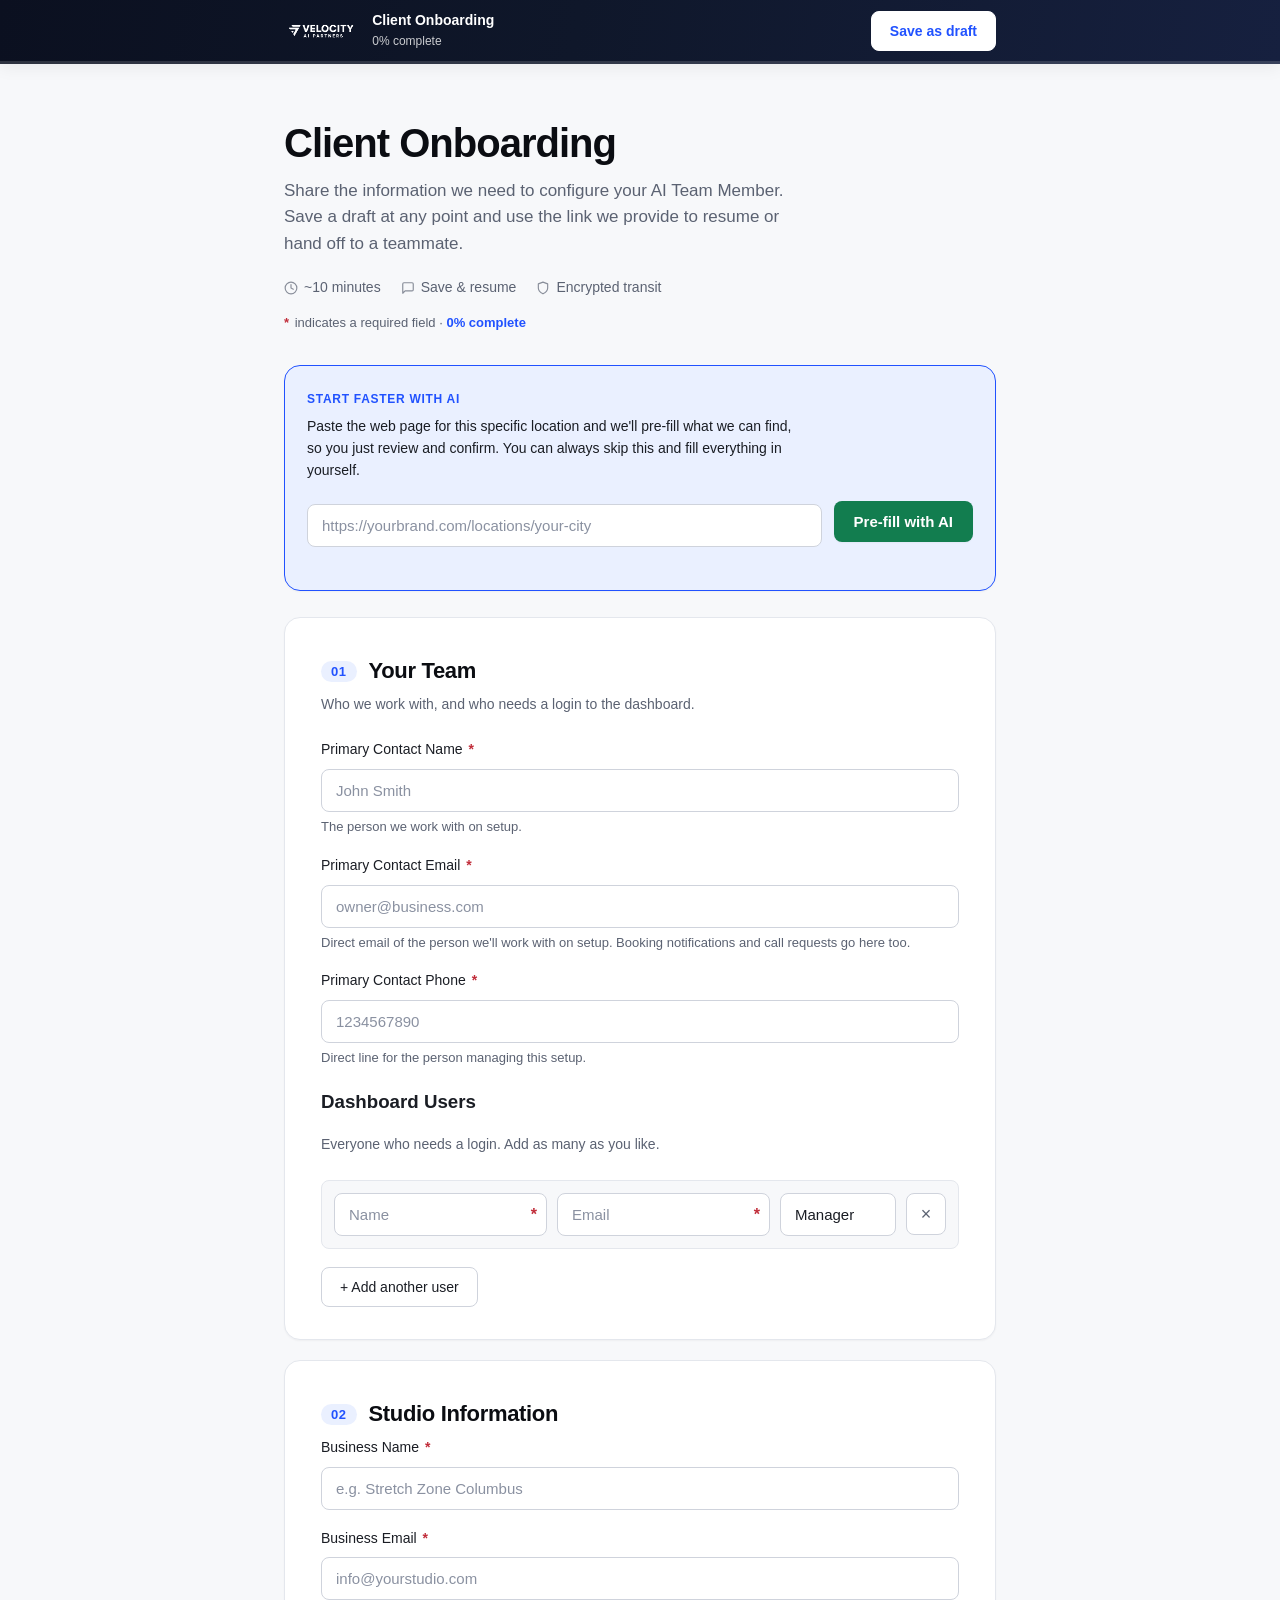
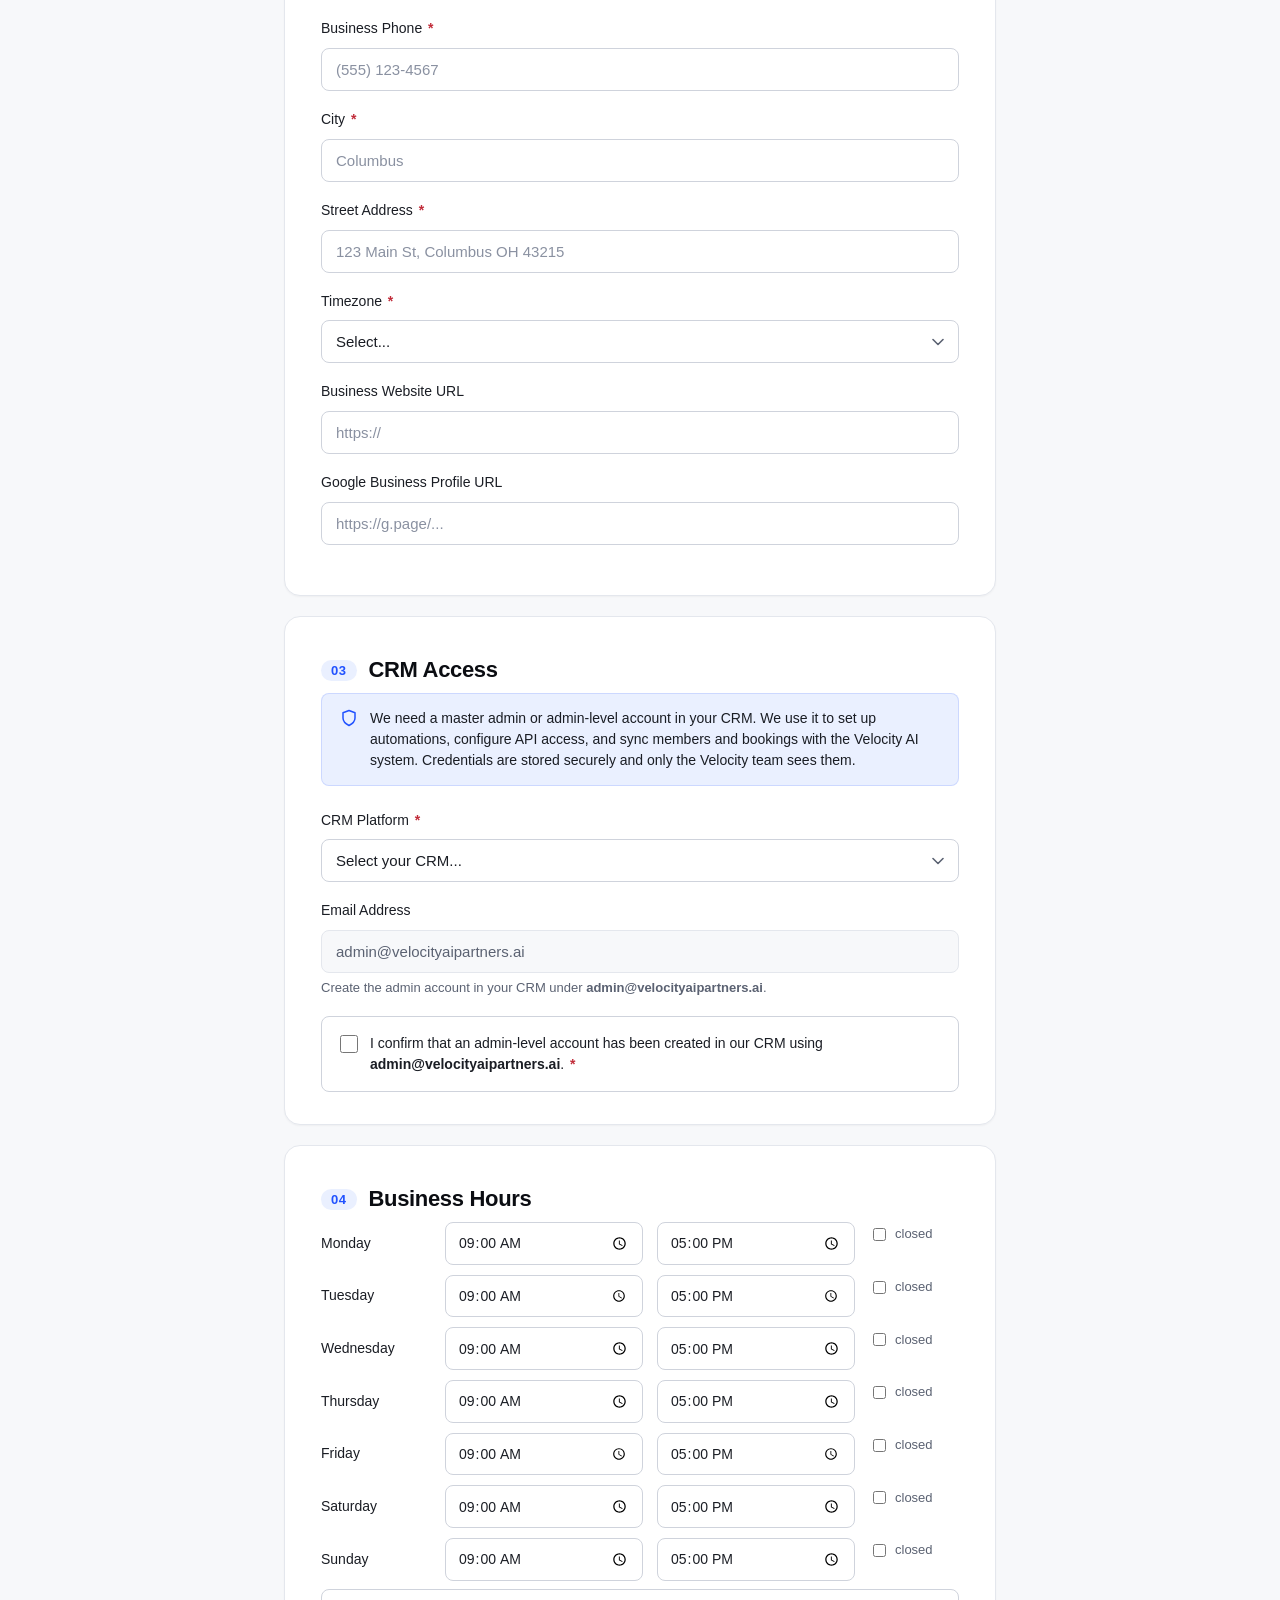
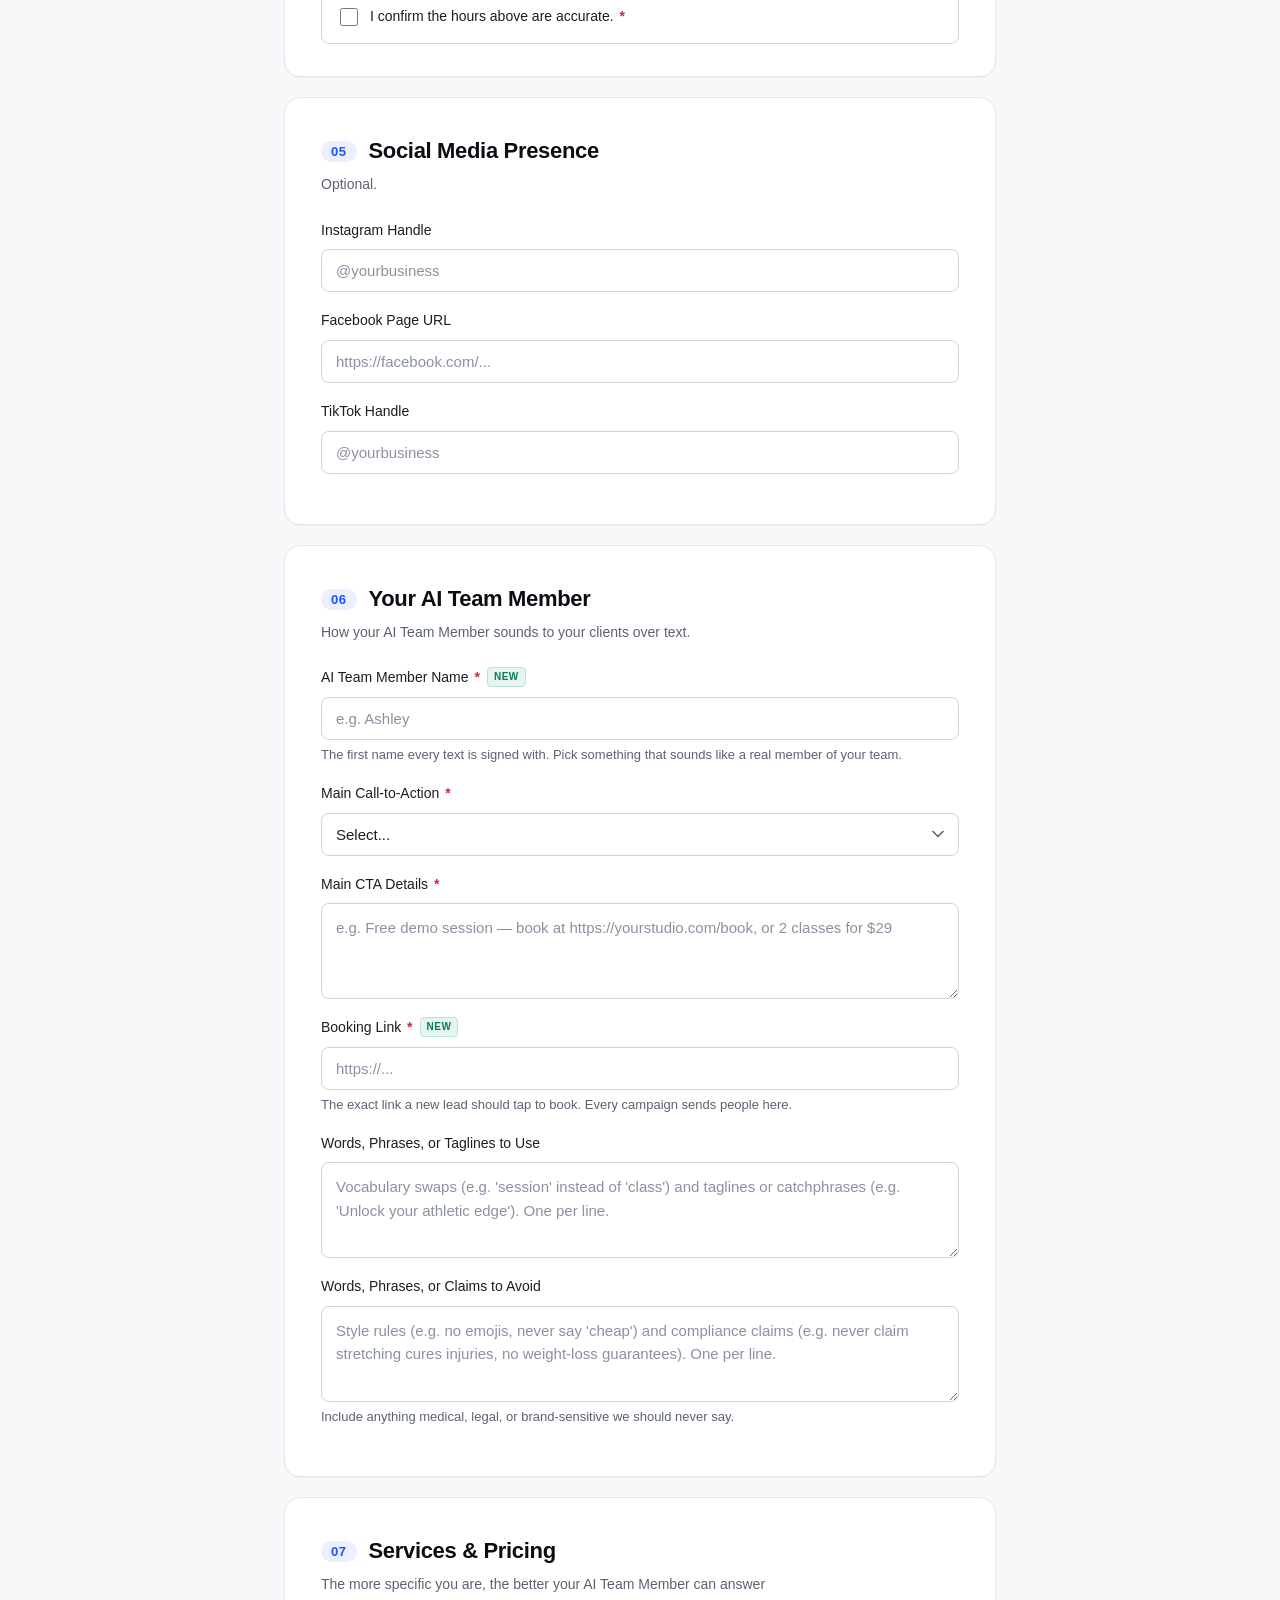
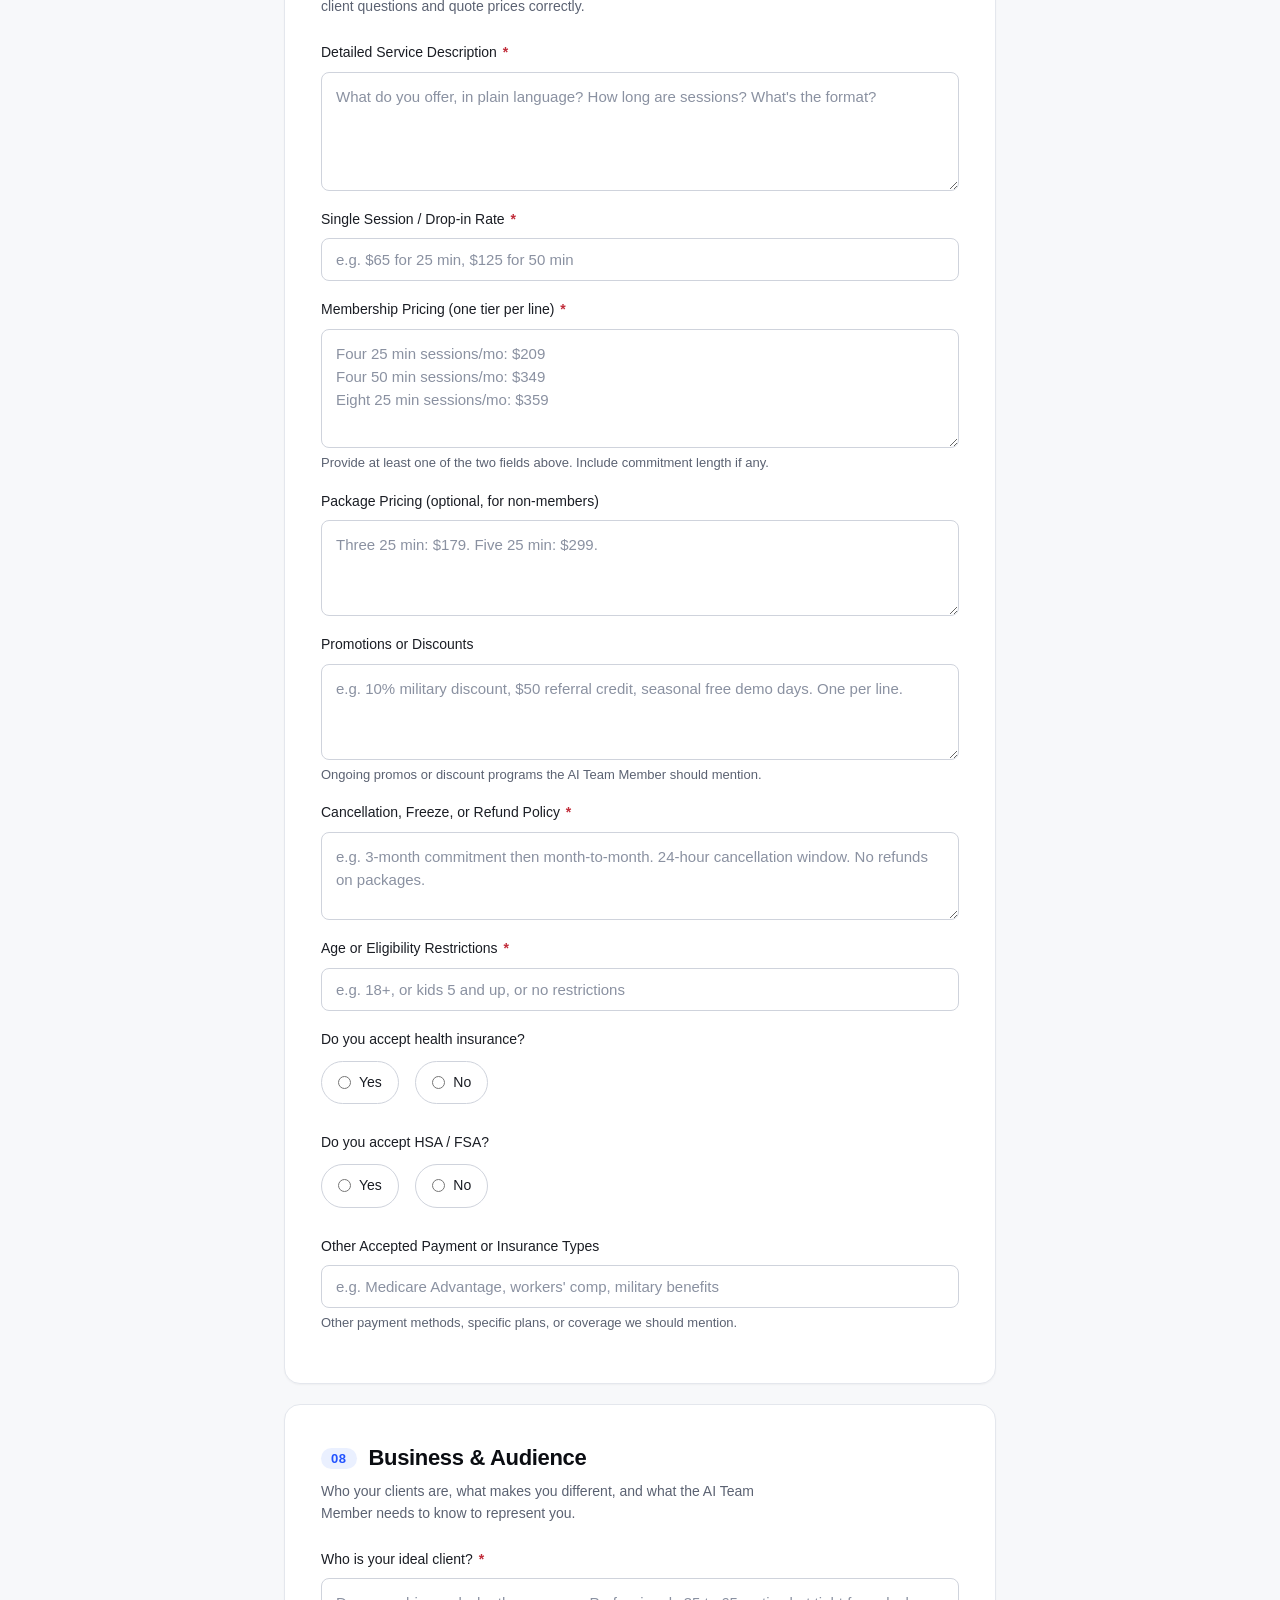
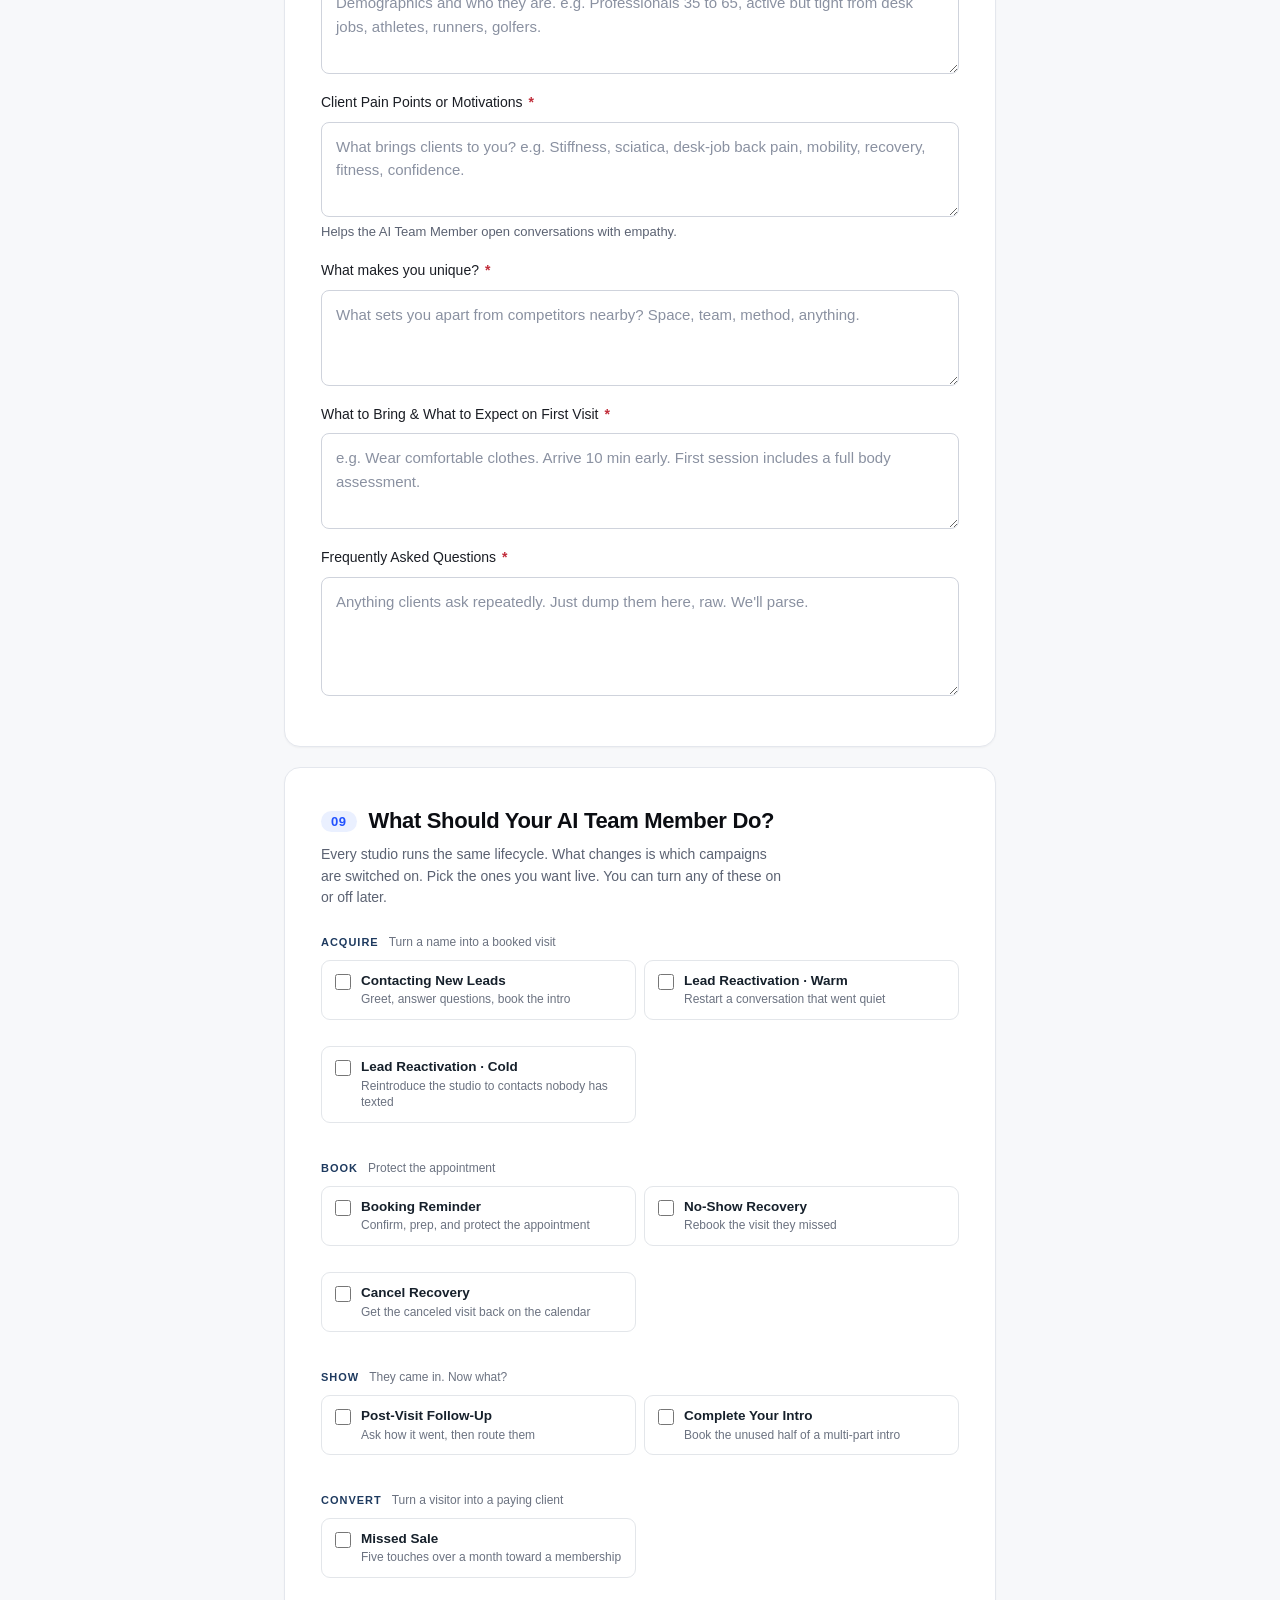
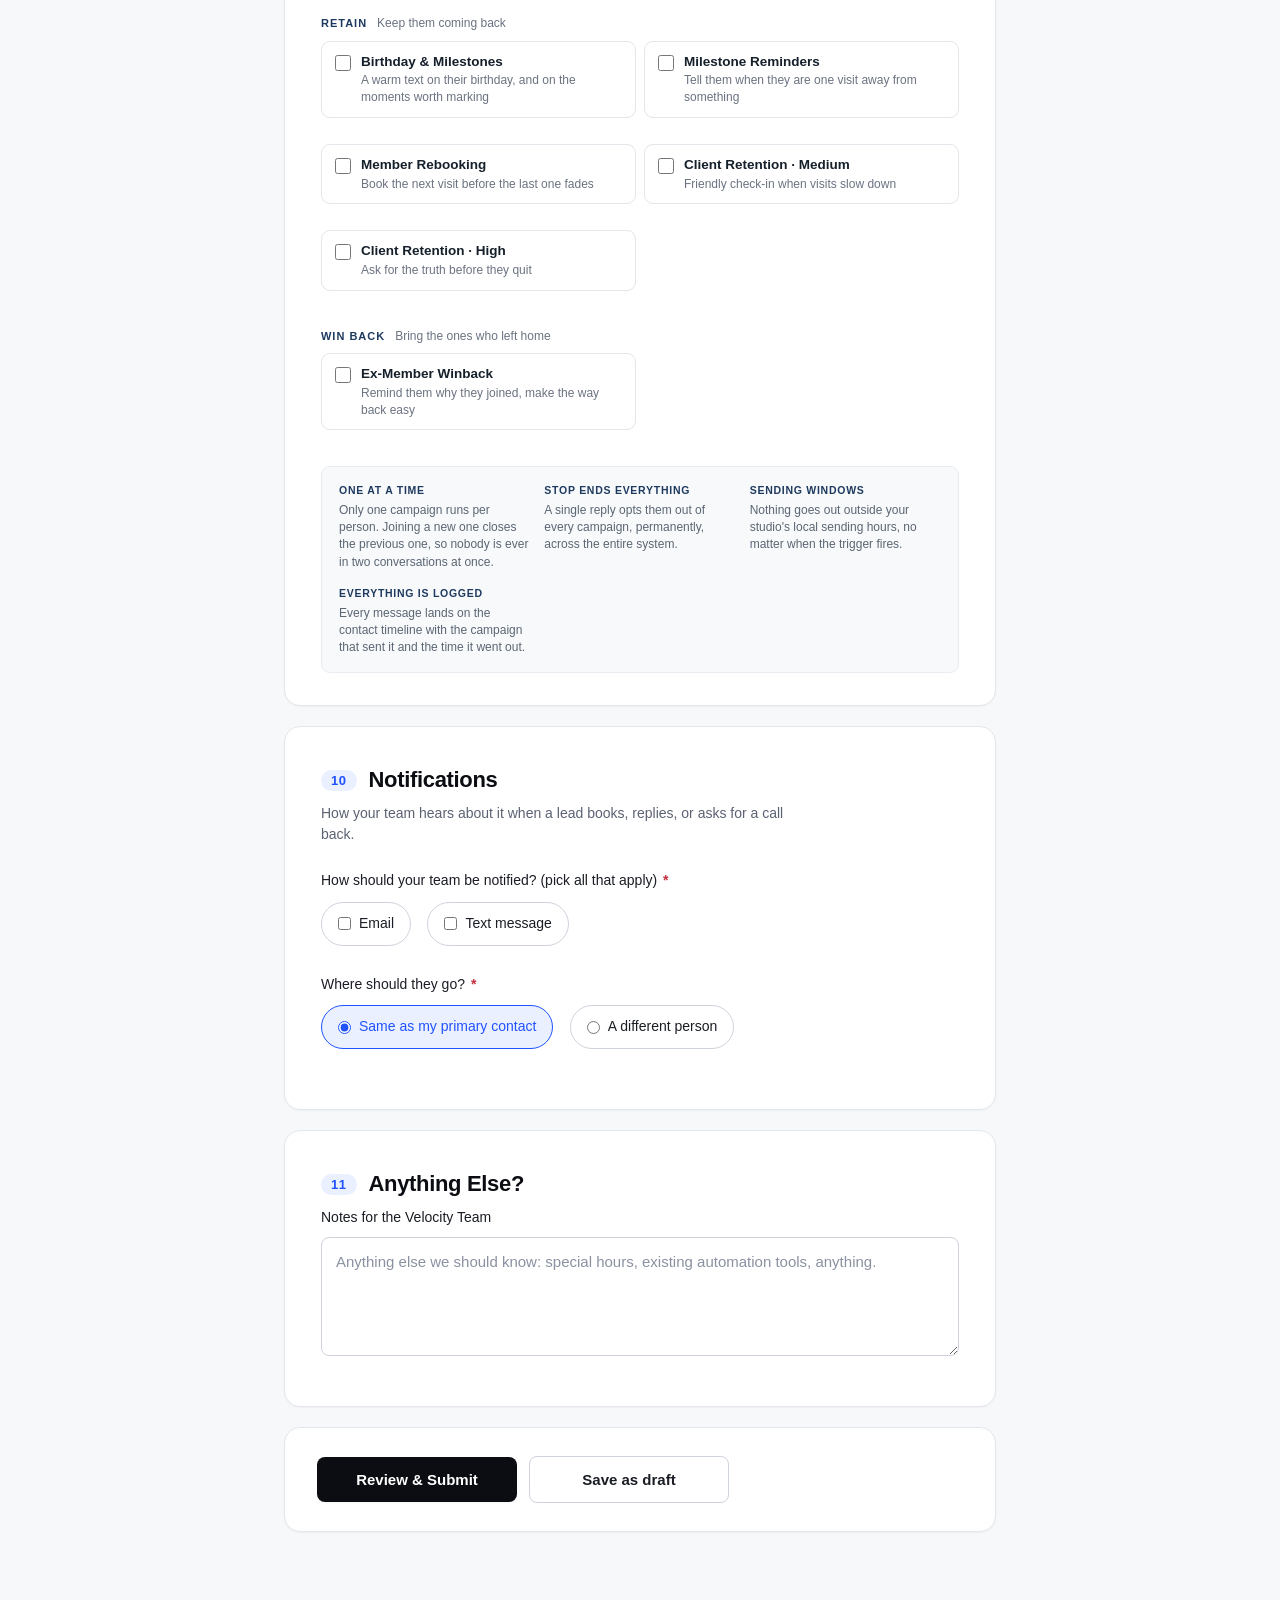
<file: v2.html>
<!DOCTYPE html>
<html lang="en">
<head>
<meta charset="UTF-8">
<meta name="robots" content="noindex, nofollow">
<title>Velocity AI Partners &mdash; Client Onboarding</title>
<script>
  // v2 was promoted to the main form on 2026-08-02. This stub keeps links that
  // were handed out as /v2.html working, query string (?draft=<uuid>) intact.
  location.replace('/' + location.search + location.hash);
</script>
</head>
<body><p>Redirecting to the onboarding form...</p></body>
</html>
</file>
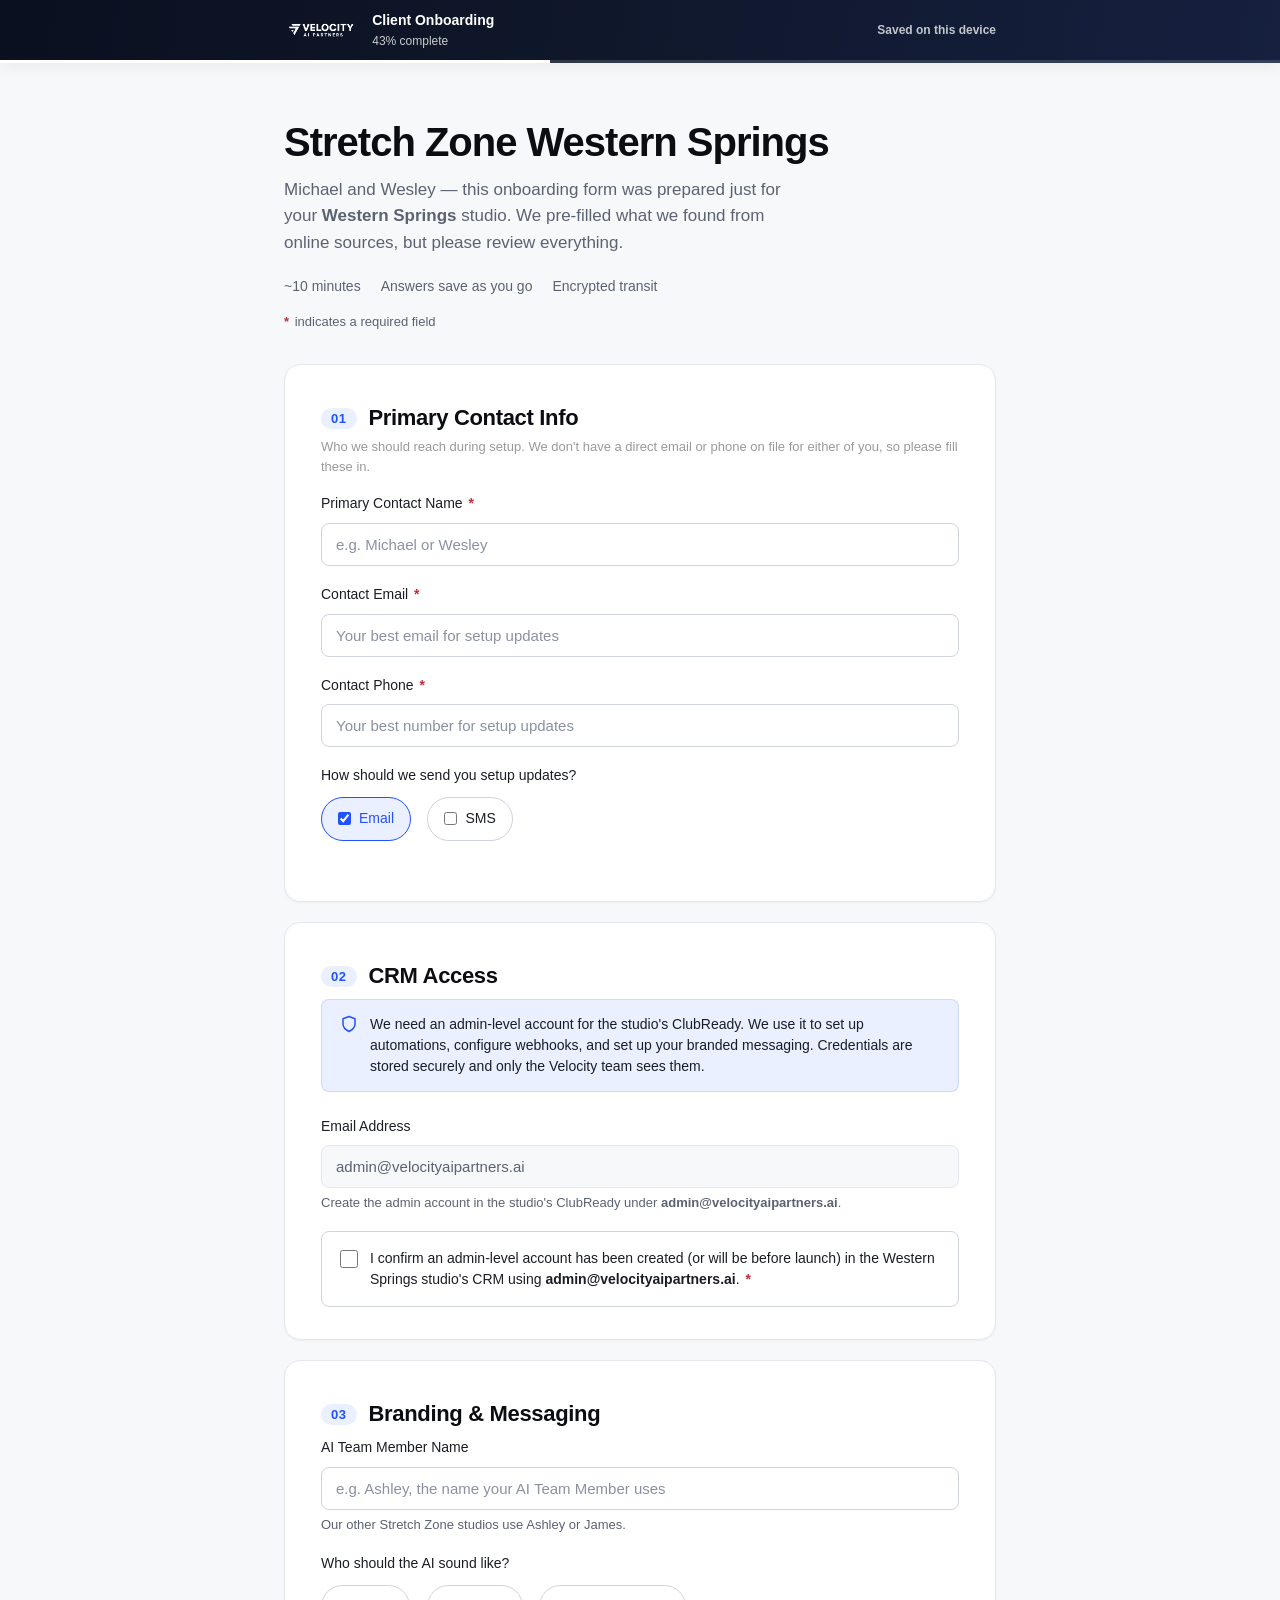
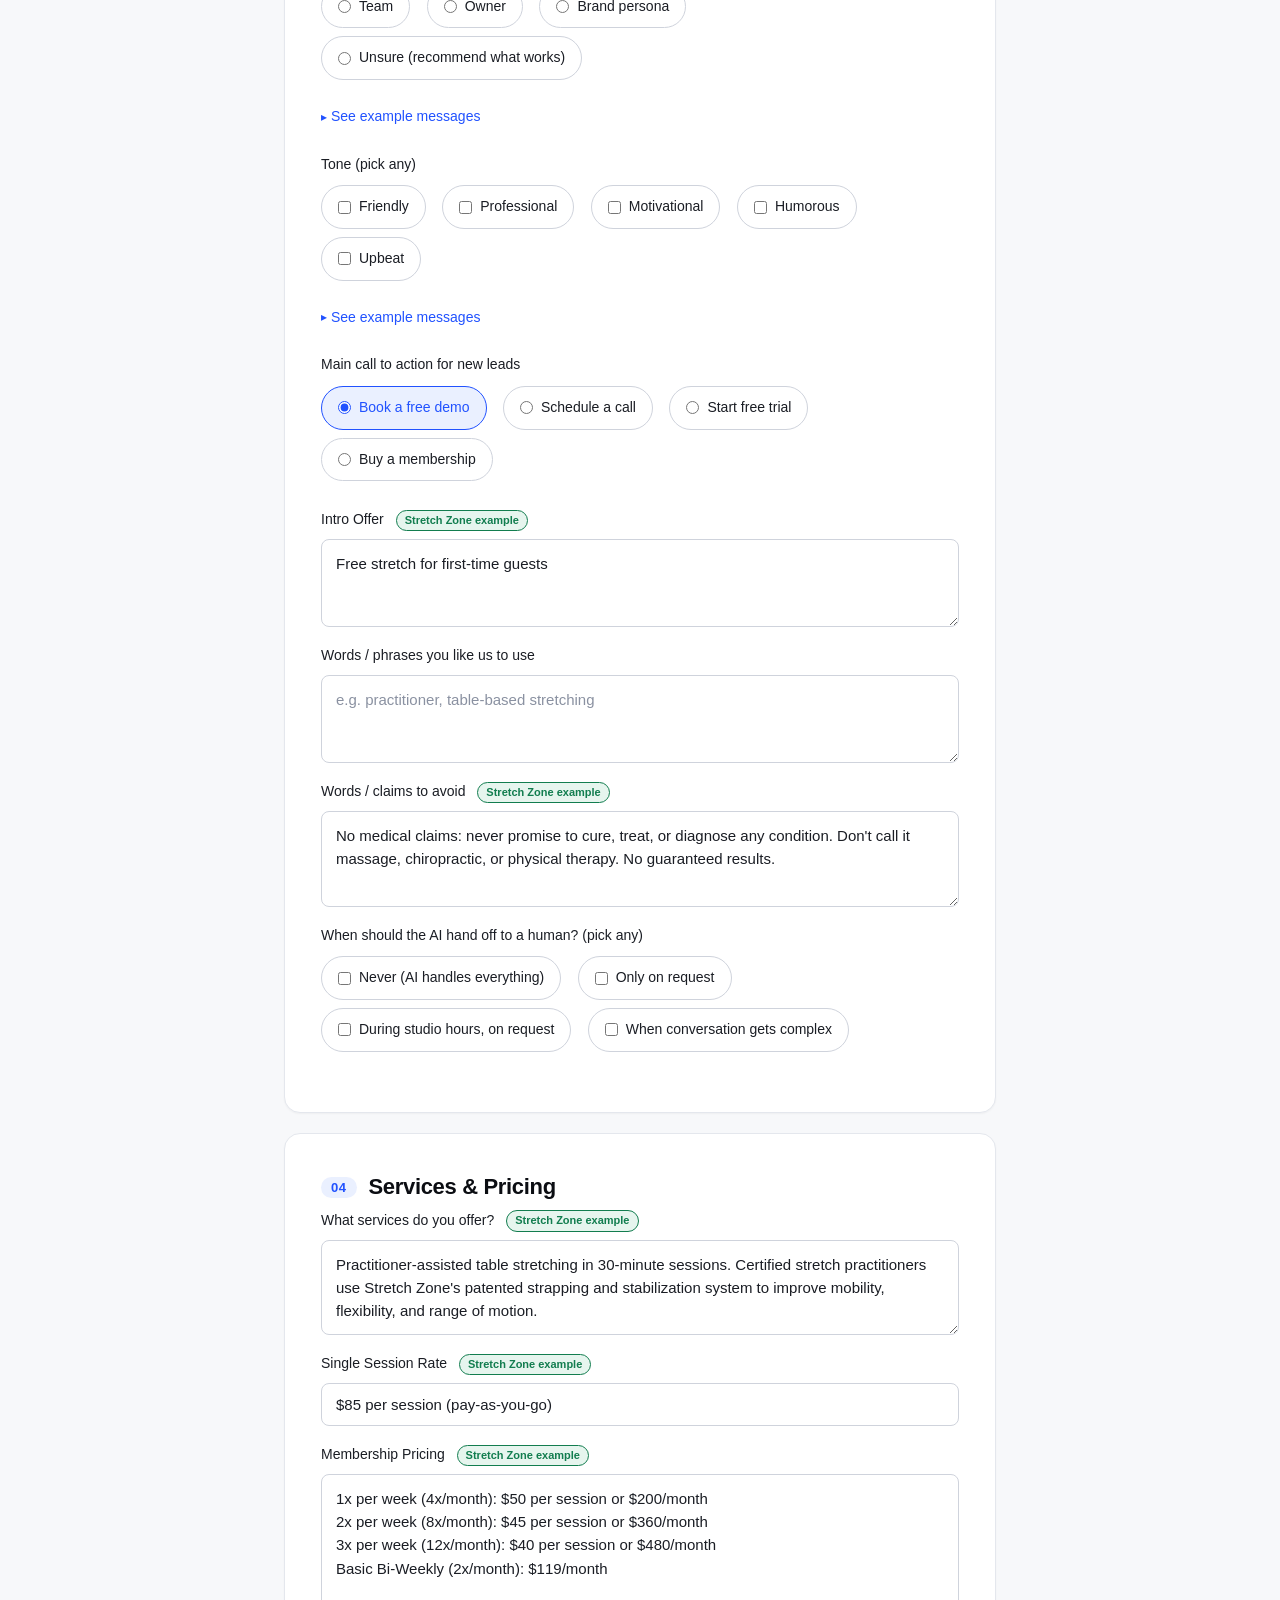
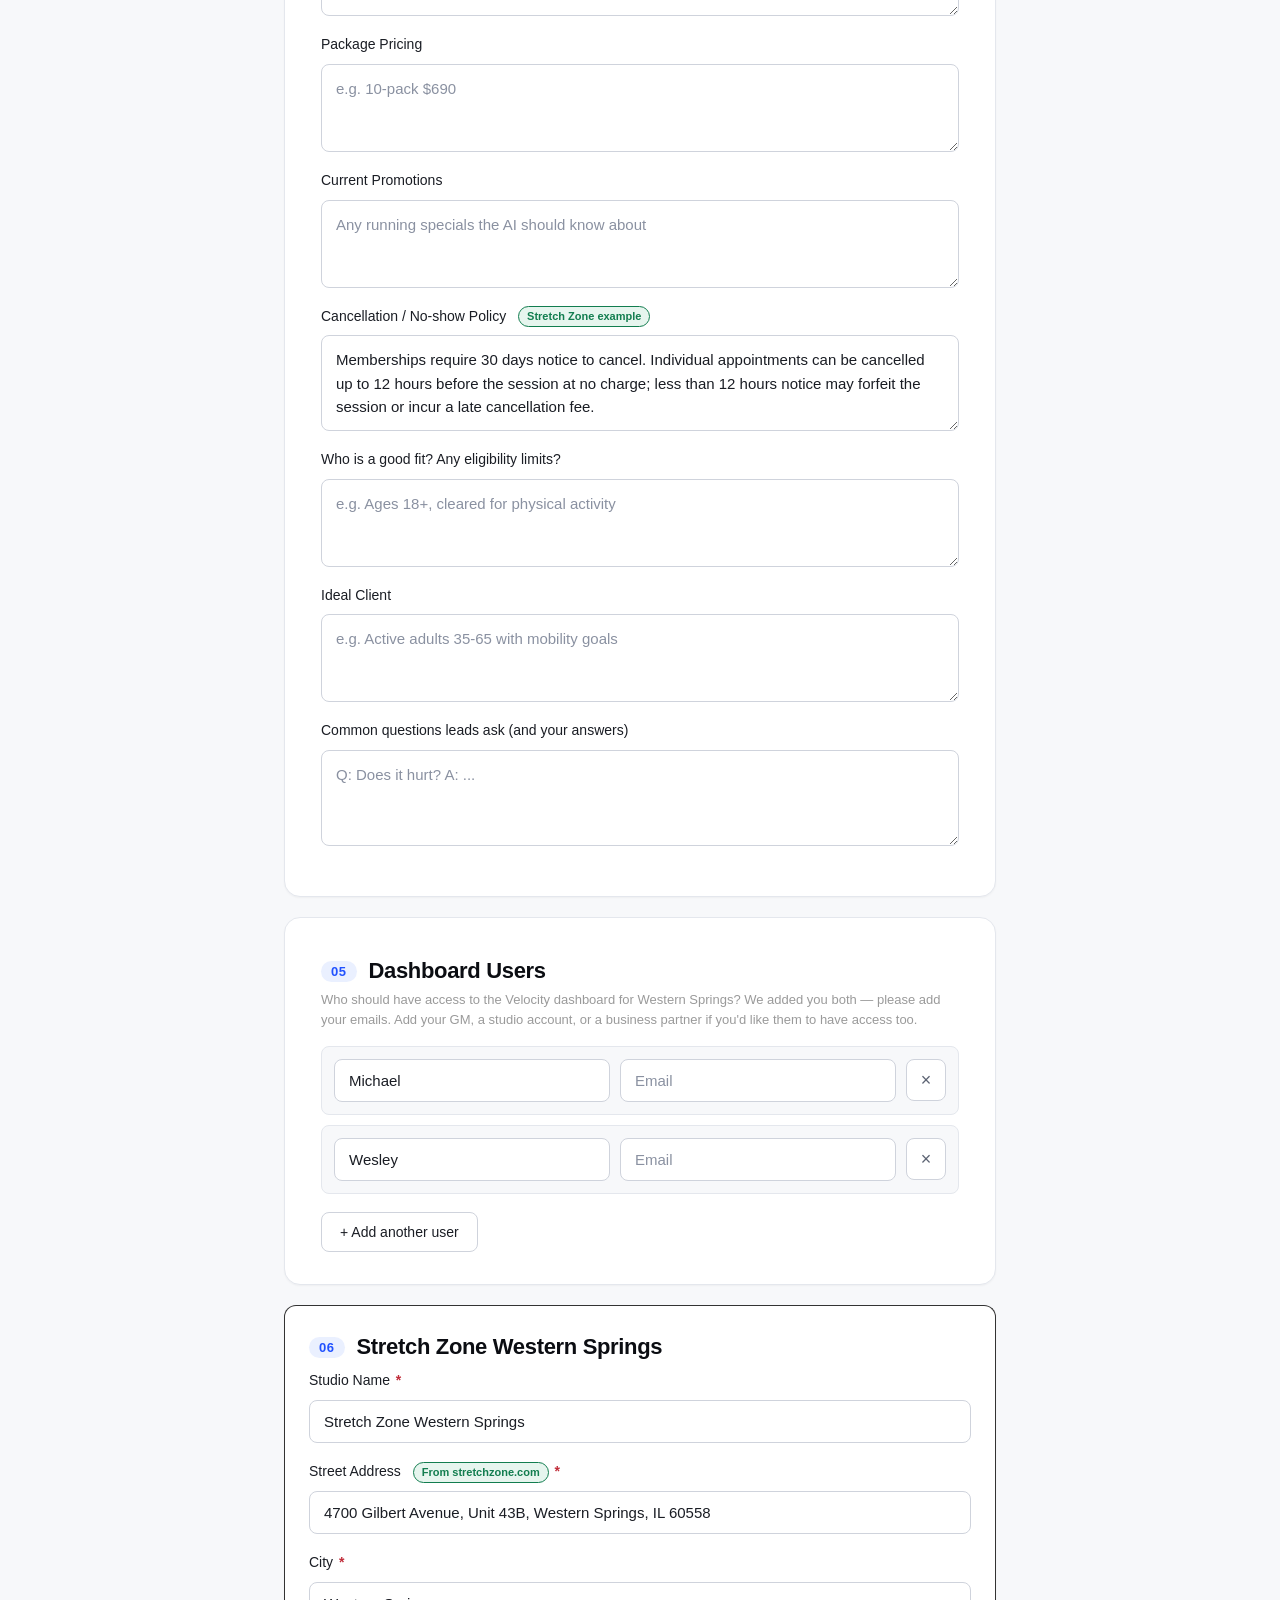
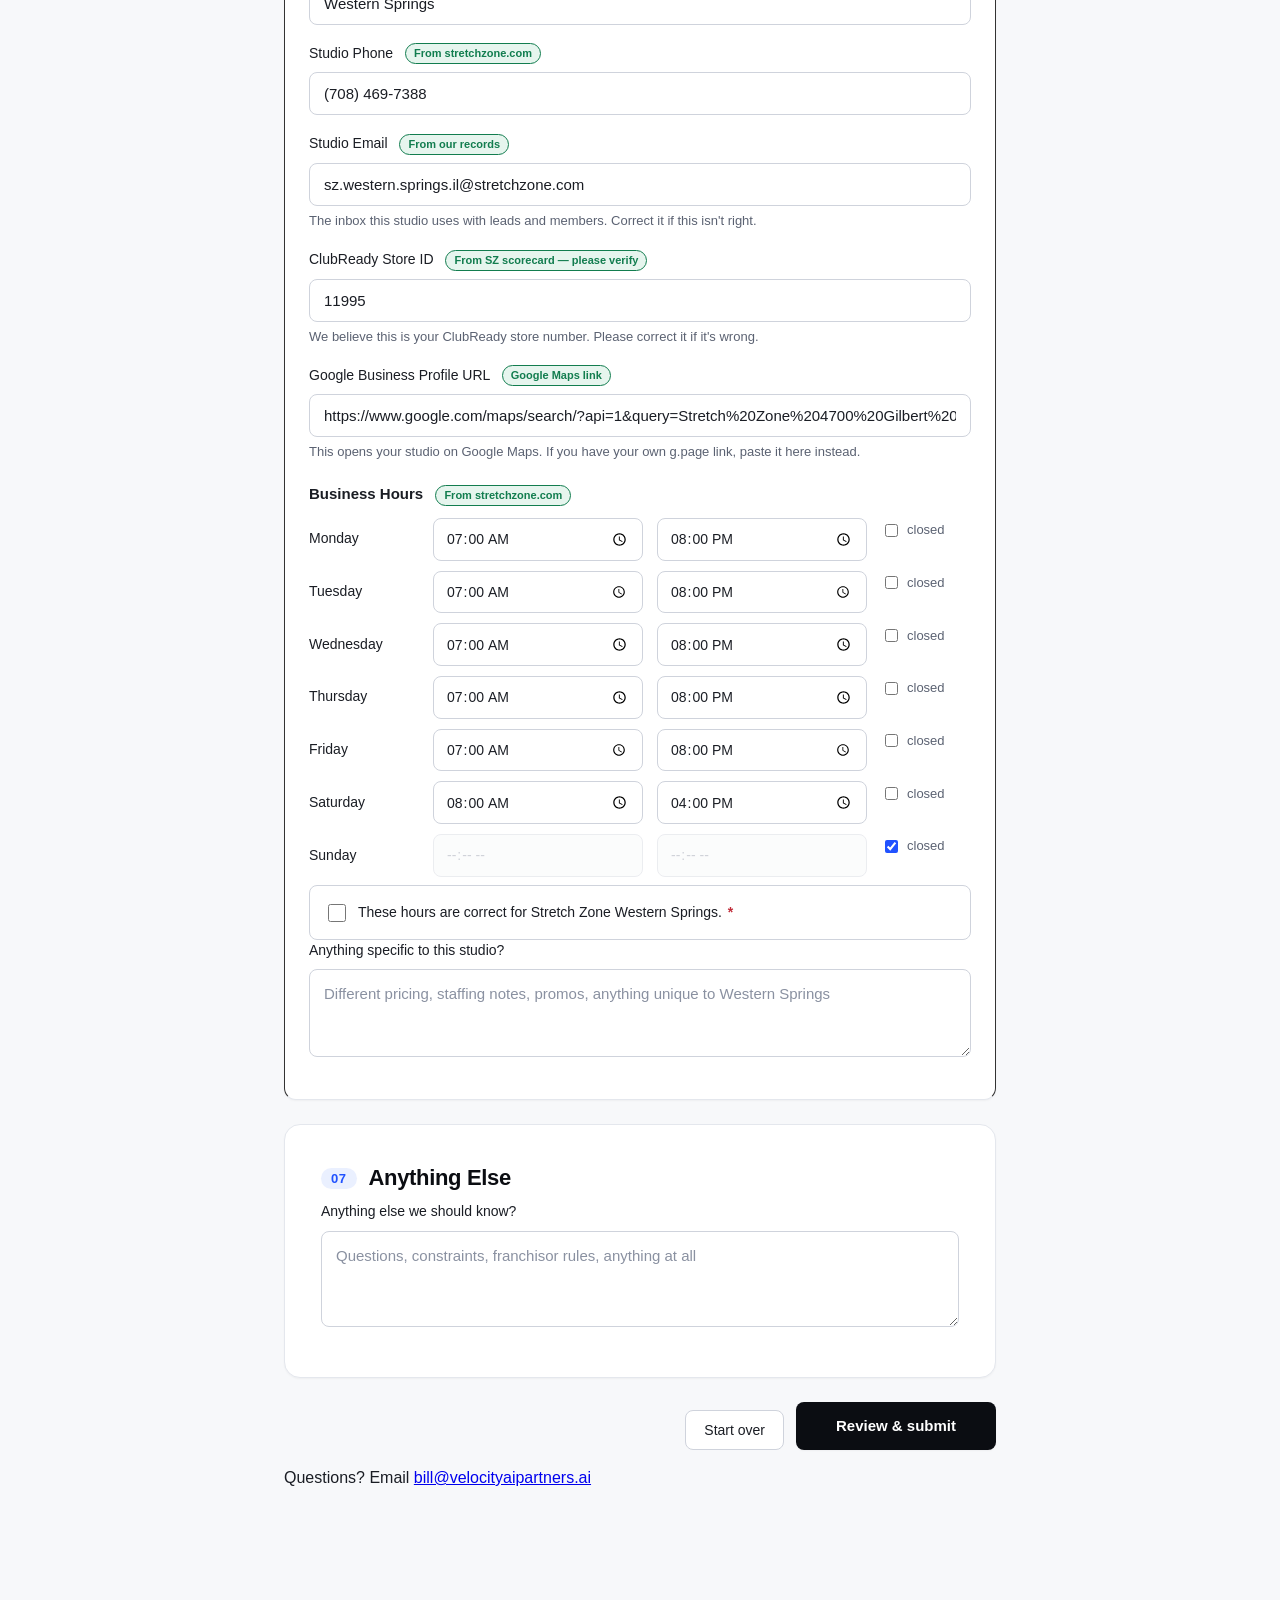
<file: western-springs.html>
<!DOCTYPE html>
<html lang="en">
<head>
<meta charset="UTF-8">
<meta name="viewport" content="width=device-width, initial-scale=1.0">
<title>Velocity AI Partners | Stretch Zone Western Springs Onboarding</title>
<meta name="description" content="Onboarding for Stretch Zone Western Springs, IL.">
<meta name="robots" content="noindex, nofollow">
<link rel="icon" type="image/jpeg" href="favicon.jpg">
<link rel="preconnect" href="https://rsms.me/">
<link rel="stylesheet" href="https://rsms.me/inter/inter.css">
<link rel="stylesheet" href="styles.css?v=23">
<link rel="stylesheet" href="western-springs.css?v=1">
</head>
<body>
<div class="progress-bar" role="progressbar" aria-label="Required fields completed" aria-valuemin="0" aria-valuemax="100" aria-valuenow="0"><div class="progress-bar__fill" id="progress-fill"></div></div>

<!-- Same navy top bar as the main form; the save button is replaced by the
     autosave note since this variant saves locally on every change. -->
<div class="sticky-draft" id="sticky-draft">
  <div class="sticky-draft__bar">
    <img src="velocity-logo-white.png" alt="Velocity AI Partners" class="sticky-draft__logo">
    <div class="sticky-draft__meta">
      <span class="sticky-draft__title">Client Onboarding</span>
      <span class="sticky-draft__progress" id="sticky-progress-text">0% complete</span>
    </div>
    <span class="sk-autosave-note">Saved on this device</span>
  </div>
  <div class="sticky-draft__track"><div class="sticky-draft__track-fill" id="sticky-progress-fill"></div></div>
</div>

<div class="sk-preview-banner" id="preview-banner" hidden>
  Preview mode: submissions are disabled on localhost. Nothing will be sent.
</div>

<main class="container">
  <header>
    <h1>Stretch Zone Western Springs</h1>
    <p class="lead">Michael and Wesley — this onboarding form was prepared just for your <strong>Western Springs</strong> studio. We pre-filled what we found from online sources, but please review everything.</p>
    <div class="meta-row">
      <span>~10 minutes</span>
      <span>Answers save as you go</span>
      <span>Encrypted transit</span>
    </div>
    <p class="required-note"><span class="req" aria-hidden="true">*</span> indicates a required field</p>
  </header>

  <form id="intake-form" novalidate>

    <!-- Bot defense — same pattern as the main form. Do not remove. -->
    <input type="text" name="honeypot" class="honeypot" tabindex="-1" autocomplete="off" aria-hidden="true">

    <section>
      <h2>Primary Contact Info</h2>
      <p class="sk-section-note">Who we should reach during setup. We don't have a direct email or phone on file for either of you, so please fill these in.</p>
      <label>
        Primary Contact Name <span class="req" aria-hidden="true">*</span>
        <input type="text" name="contact_name" placeholder="e.g. Michael or Wesley">
      </label>
      <label>
        Contact Email <span class="req" aria-hidden="true">*</span>
        <input type="email" name="contact_email" required placeholder="Your best email for setup updates">
      </label>
      <label>
        Contact Phone <span class="req" aria-hidden="true">*</span>
        <input type="tel" name="contact_phone" required placeholder="Your best number for setup updates">
      </label>
      <fieldset class="pill-group">
        <legend>How should we send you setup updates?</legend>
        <label class="pill"><input type="checkbox" name="notify_email" checked> Email</label>
        <label class="pill"><input type="checkbox" name="notify_sms"> SMS</label>
      </fieldset>
    </section>

    <section>
      <h2>CRM Access</h2>
      <div class="trust-banner">
        <span>We need an admin-level account for the studio's ClubReady. We use it to set up automations, configure webhooks, and set up your branded messaging. Credentials are stored securely and only the Velocity team sees them.</span>
      </div>
      <label>
        Email Address
        <input type="email" value="admin@velocityaipartners.ai" readonly tabindex="-1" aria-readonly="true">
        <small>Create the admin account in the studio's ClubReady under <strong>admin@velocityaipartners.ai</strong>.</small>
      </label>
      <label class="attestation">
        <input type="checkbox" name="crm_account_confirmed" required>
        <span>I confirm an admin-level account has been created (or will be before launch) in the Western Springs studio's CRM using <strong>admin@velocityaipartners.ai</strong>. <span class="req" aria-hidden="true">*</span></span>
      </label>
    </section>

    <section>
      <h2>Branding &amp; Messaging</h2>
      <label>
        AI Team Member Name
        <input type="text" name="assistant_name" placeholder="e.g. Ashley, the name your AI Team Member uses">
        <small>Our other Stretch Zone studios use Ashley or James.</small>
      </label>
      <fieldset class="pill-group">
        <legend>Who should the AI sound like?</legend>
        <label class="pill"><input type="radio" name="chatbot_voice" value="team"> Team</label>
        <label class="pill"><input type="radio" name="chatbot_voice" value="owner"> Owner</label>
        <label class="pill"><input type="radio" name="chatbot_voice" value="brand"> Brand persona</label>
        <label class="pill"><input type="radio" name="chatbot_voice" value="unsure"> Unsure (recommend what works)</label>
      </fieldset>
      <details class="examples-block">
        <summary>See example messages</summary>
        <div class="example-item">
          <span class="example-tag">Team</span>
          <p>"Hey! Thanks for reaching out. We'd love to have you in for a free demo. What day works best?"</p>
        </div>
        <div class="example-item">
          <span class="example-tag">Owner</span>
          <p>"Hi, it's Michael, the studio owner! I'd love to get you in for a free demo. What day works?"</p>
        </div>
        <div class="example-item">
          <span class="example-tag">Brand persona</span>
          <p>"Hi! I'm Morgan from the studio. We'd love to have you in for a free demo. What day works?"</p>
        </div>
        <div class="example-item">
          <span class="example-tag">Unsure</span>
          <p>We'll recommend a voice based on similar studios. Team and Brand persona usually perform best.</p>
        </div>
      </details>
      <fieldset class="pill-group">
        <legend>Tone (pick any)</legend>
        <label class="pill"><input type="checkbox" name="tone_friendly"> Friendly</label>
        <label class="pill"><input type="checkbox" name="tone_professional"> Professional</label>
        <label class="pill"><input type="checkbox" name="tone_motivational"> Motivational</label>
        <label class="pill"><input type="checkbox" name="tone_humorous"> Humorous</label>
        <label class="pill"><input type="checkbox" name="tone_upbeat"> Upbeat</label>
      </fieldset>
      <details class="examples-block">
        <summary>See example messages</summary>
        <div class="example-item">
          <span class="example-tag">Friendly</span>
          <p>"Hi! So glad you're interested. The demo stretch is free and takes about 30 minutes. What day works?"</p>
        </div>
        <div class="example-item">
          <span class="example-tag">Professional</span>
          <p>"Thank you for reaching out. Our complimentary 30-minute demo stretch is a great introduction. Which day suits your schedule?"</p>
        </div>
        <div class="example-item">
          <span class="example-tag">Motivational</span>
          <p>"Love that you're prioritizing mobility! A free demo stretch is the perfect first step. Let's get you booked."</p>
        </div>
        <div class="example-item">
          <span class="example-tag">Humorous</span>
          <p>"Your hamstrings called. They want a truce. Free demo stretch, no commitment. What day?"</p>
        </div>
        <div class="example-item">
          <span class="example-tag">Upbeat</span>
          <p>"Hi! Super excited you're interested. Free demo stretch is the best way to start. What day works?"</p>
        </div>
      </details>
      <fieldset class="pill-group">
        <legend>Main call to action for new leads</legend>
        <label class="pill"><input type="radio" name="main_cta" value="book_demo" checked> Book a free demo</label>
        <label class="pill"><input type="radio" name="main_cta" value="schedule_call"> Schedule a call</label>
        <label class="pill"><input type="radio" name="main_cta" value="start_trial"> Start free trial</label>
        <label class="pill"><input type="radio" name="main_cta" value="buy_membership"> Buy a membership</label>
      </fieldset>
      <label>
        Intro Offer <span class="ai-suggested-chip sk-source-chip">Stretch Zone example</span>
        <textarea name="intro_offer" rows="2">Free stretch for first-time guests</textarea>
      </label>
      <label>
        Words / phrases you like us to use
        <textarea name="preferred_words" rows="2" placeholder="e.g. practitioner, table-based stretching"></textarea>
      </label>
      <label>
        Words / claims to avoid <span class="ai-suggested-chip sk-source-chip">Stretch Zone example</span>
        <textarea name="avoid_words" rows="3">No medical claims: never promise to cure, treat, or diagnose any condition. Don't call it massage, chiropractic, or physical therapy. No guaranteed results.</textarea>
      </label>
      <fieldset class="pill-group">
        <legend>When should the AI hand off to a human? (pick any)</legend>
        <label class="pill"><input type="checkbox" name="handoff_never"> Never (AI handles everything)</label>
        <label class="pill"><input type="checkbox" name="handoff_on_request"> Only on request</label>
        <label class="pill"><input type="checkbox" name="handoff_business_hours_request"> During studio hours, on request</label>
        <label class="pill"><input type="checkbox" name="handoff_complex"> When conversation gets complex</label>
      </fieldset>
    </section>

    <section>
      <h2>Services &amp; Pricing</h2>
      <label>
        What services do you offer? <span class="ai-suggested-chip sk-source-chip">Stretch Zone example</span>
        <textarea name="bk_service_description" rows="3">Practitioner-assisted table stretching in 30-minute sessions. Certified stretch practitioners use Stretch Zone's patented strapping and stabilization system to improve mobility, flexibility, and range of motion.</textarea>
      </label>
      <label>
        Single Session Rate <span class="ai-suggested-chip sk-source-chip">Stretch Zone example</span>
        <input type="text" name="bk_single_session_rate" value="$85 per session (pay-as-you-go)">
      </label>
      <label>
        Membership Pricing <span class="ai-suggested-chip sk-source-chip">Stretch Zone example</span>
        <textarea name="bk_membership_pricing" rows="5">1x per week (4x/month): $50 per session or $200/month
2x per week (8x/month): $45 per session or $360/month
3x per week (12x/month): $40 per session or $480/month
Basic Bi-Weekly (2x/month): $119/month</textarea>
      </label>
      <label>
        Package Pricing
        <textarea name="bk_package_pricing" rows="2" placeholder="e.g. 10-pack $690"></textarea>
      </label>
      <label>
        Current Promotions
        <textarea name="bk_promotions" rows="2" placeholder="Any running specials the AI should know about"></textarea>
      </label>
      <label>
        Cancellation / No-show Policy <span class="ai-suggested-chip sk-source-chip">Stretch Zone example</span>
        <textarea name="bk_cancellation_policy" rows="3">Memberships require 30 days notice to cancel. Individual appointments can be cancelled up to 12 hours before the session at no charge; less than 12 hours notice may forfeit the session or incur a late cancellation fee.</textarea>
      </label>
      <label>
        Who is a good fit? Any eligibility limits?
        <textarea name="bk_eligibility" rows="2" placeholder="e.g. Ages 18+, cleared for physical activity"></textarea>
      </label>
      <label>
        Ideal Client
        <textarea name="bk_ideal_client" rows="2" placeholder="e.g. Active adults 35-65 with mobility goals"></textarea>
      </label>
      <label>
        Common questions leads ask (and your answers)
        <textarea name="bk_faq" rows="3" placeholder="Q: Does it hurt? A: ..."></textarea>
      </label>
    </section>

    <section>
      <h2>Dashboard Users</h2>
      <p class="sk-section-note">Who should have access to the Velocity dashboard for Western Springs? We added you both — please add your emails. Add your GM, a studio account, or a business partner if you'd like them to have access too.</p>
      <div id="users-list"></div>
      <button type="button" id="add-user" class="btn-secondary">+ Add another user</button>
    </section>

    <!-- Studio card rendered by western-springs.js -->
    <div id="locations"></div>

    <section>
      <h2>Anything Else</h2>
      <label>
        Anything else we should know?
        <textarea name="notes" rows="3" placeholder="Questions, constraints, franchisor rules, anything at all"></textarea>
      </label>
    </section>

    <div class="sk-error" id="error-box" hidden></div>

    <div class="sk-actions">
      <button type="button" id="start-over" class="btn-secondary">Start over</button>
      <button type="submit" id="submit-btn" class="btn-primary">Review &amp; submit</button>
    </div>

    <div class="sk-confirm" id="confirm-box" hidden>
      <p><strong>Ready to send?</strong> This submits onboarding for your Western Springs studio to the Velocity team.</p>
      <div class="sk-actions">
        <button type="button" id="confirm-cancel" class="btn-secondary">Keep editing</button>
        <button type="button" id="confirm-submit" class="btn-primary">Confirm &amp; submit</button>
      </div>
    </div>
  </form>

  <div id="success-screen" class="success-screen" hidden>
    <h2>All set. Thank you!</h2>
    <p>We received your onboarding details for Western Springs. The Velocity team will review everything and reach out at the contact info you provided to schedule activation. A confirmation email is on its way.</p>
  </div>

  <footer>
    <p>Questions? Email <a href="mailto:bill@velocityaipartners.ai">bill@velocityaipartners.ai</a></p>
  </footer>
</main>

<script src="draft-sync.js?v=1"></script>
<script src="western-springs.js?v=1"></script>
</body>
</html>
</file>
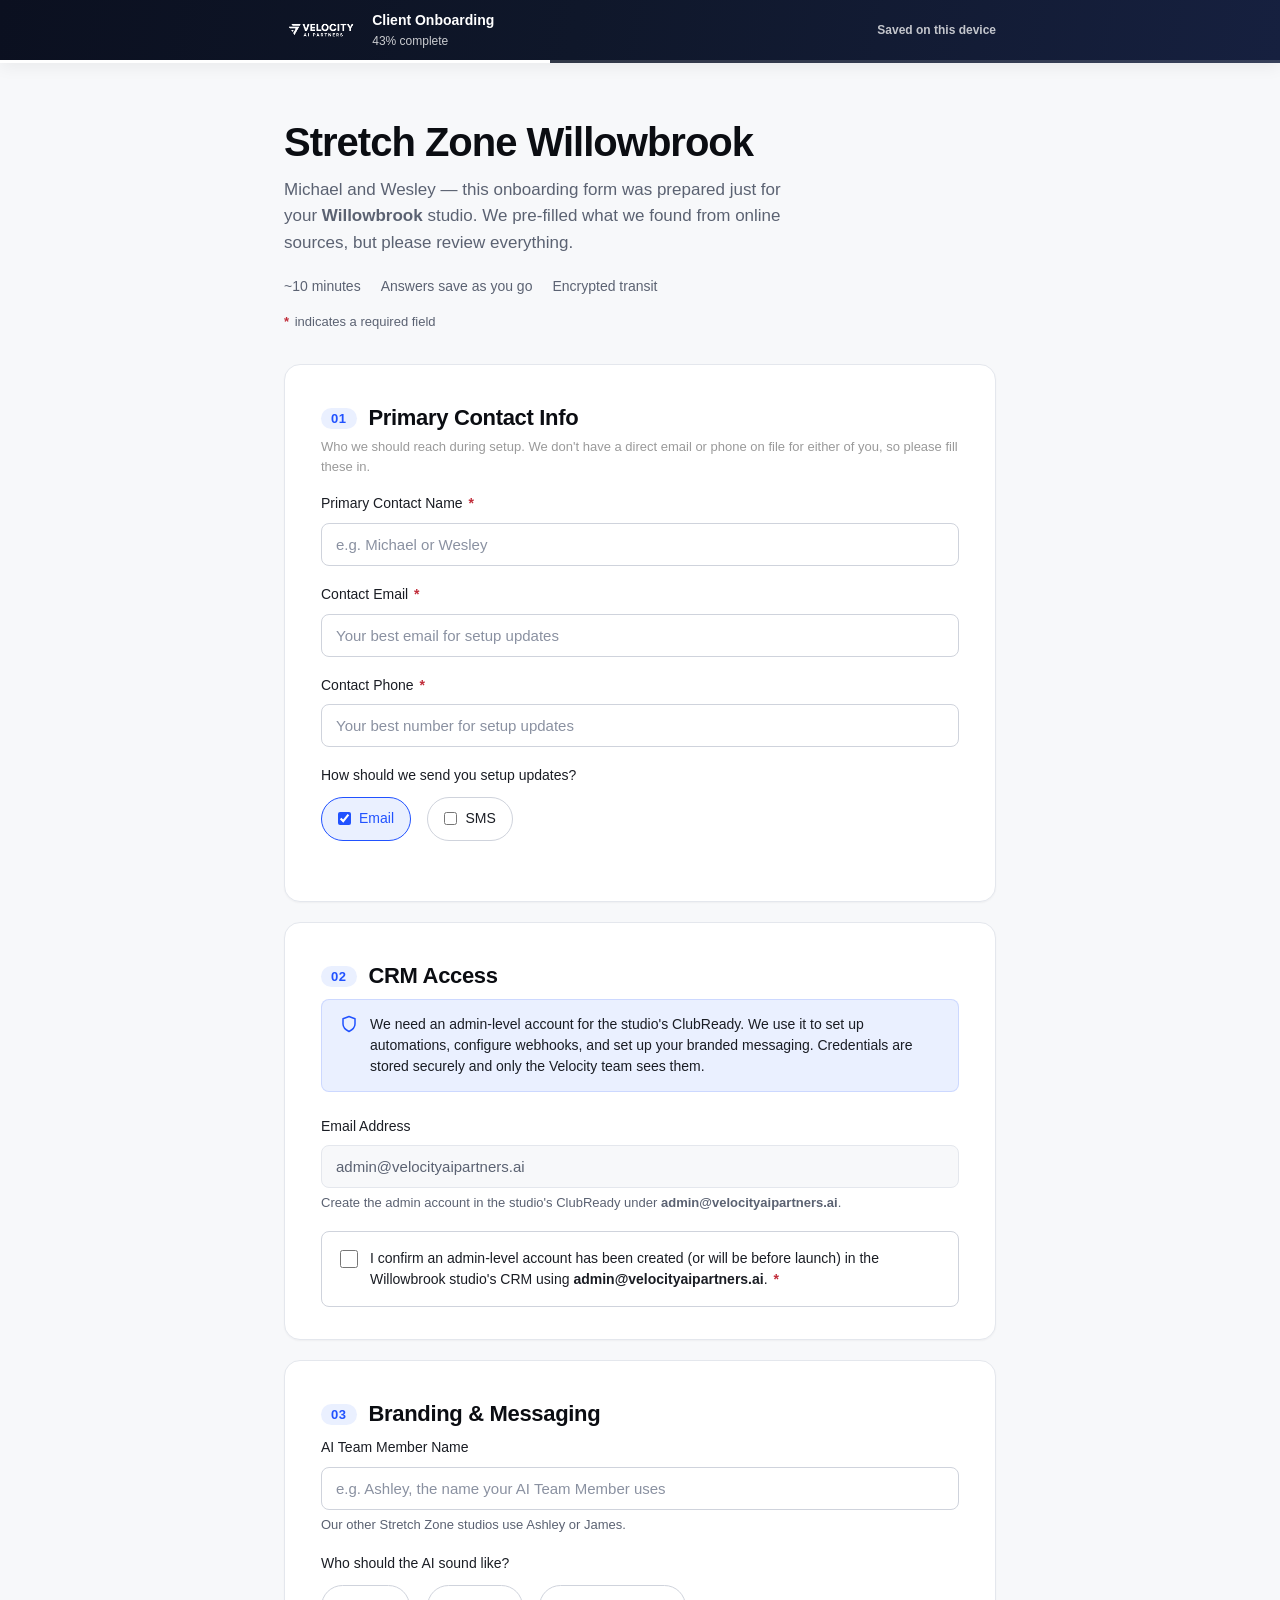
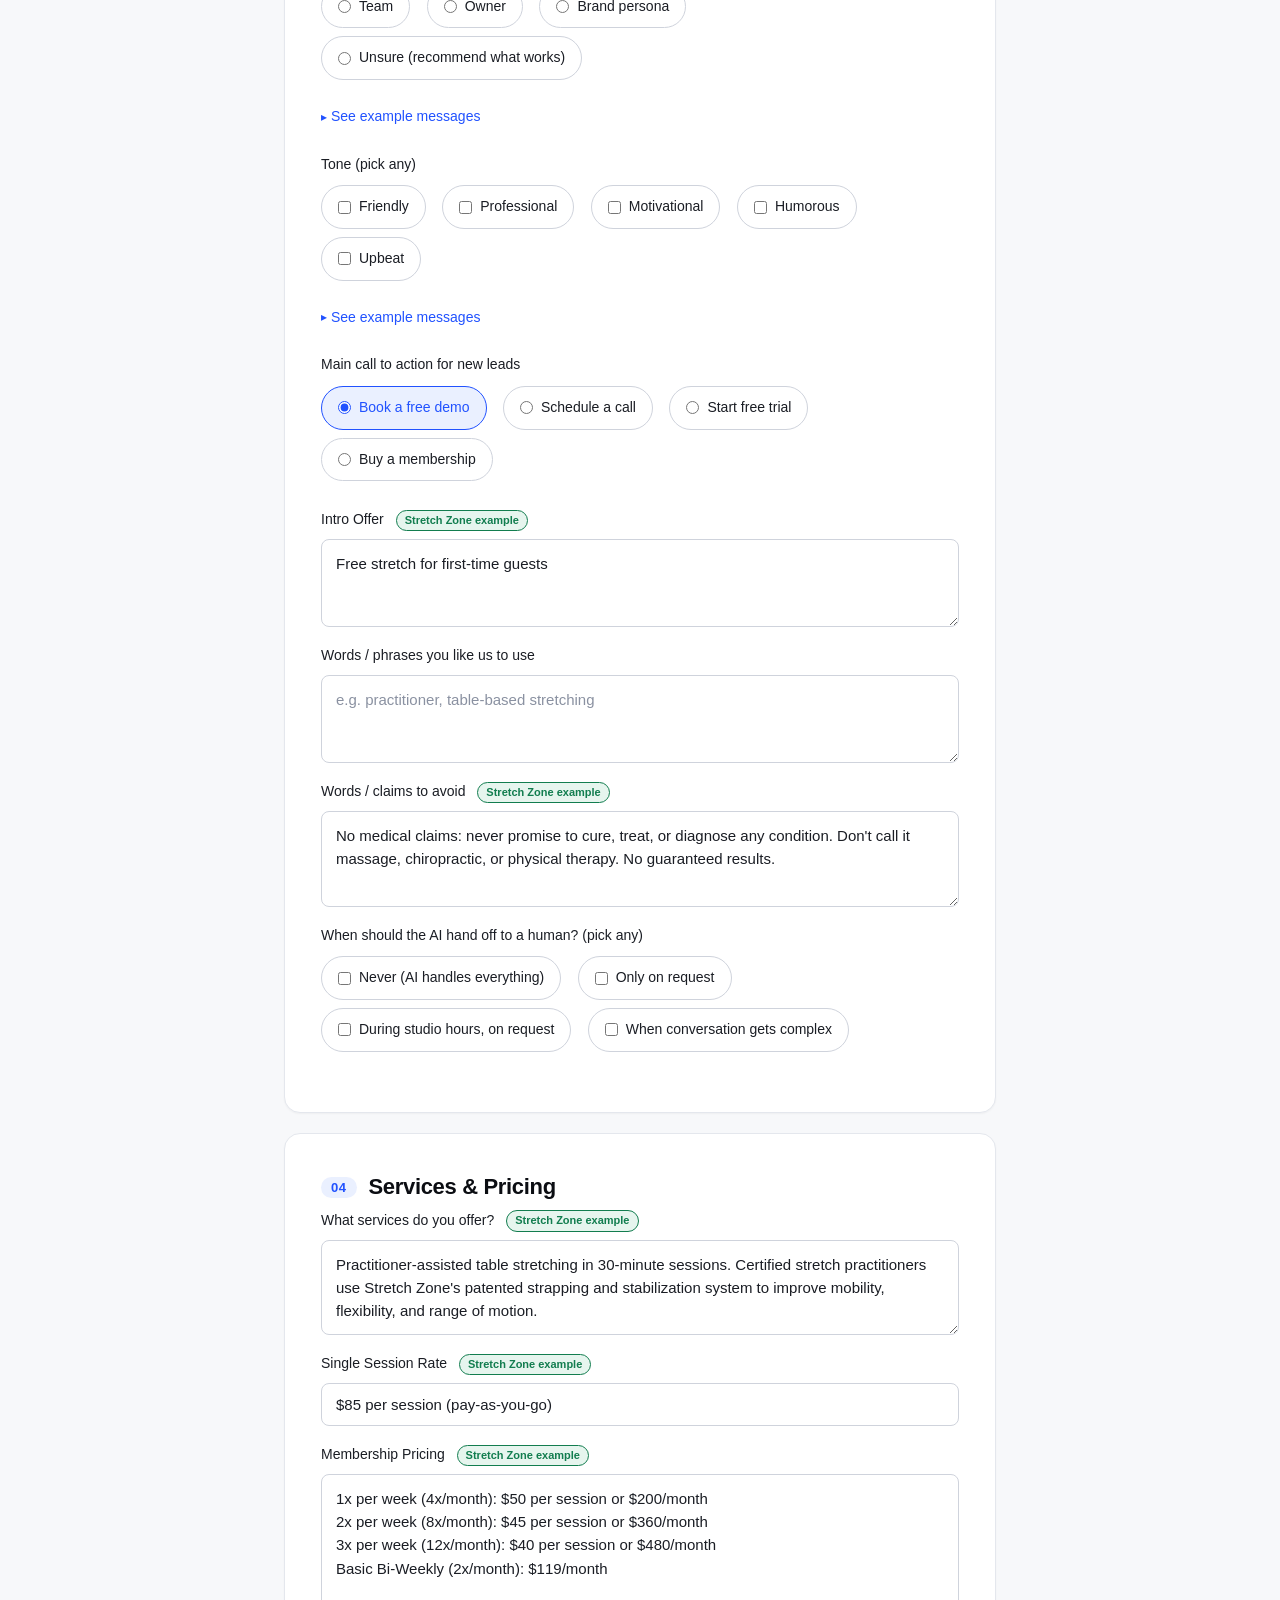
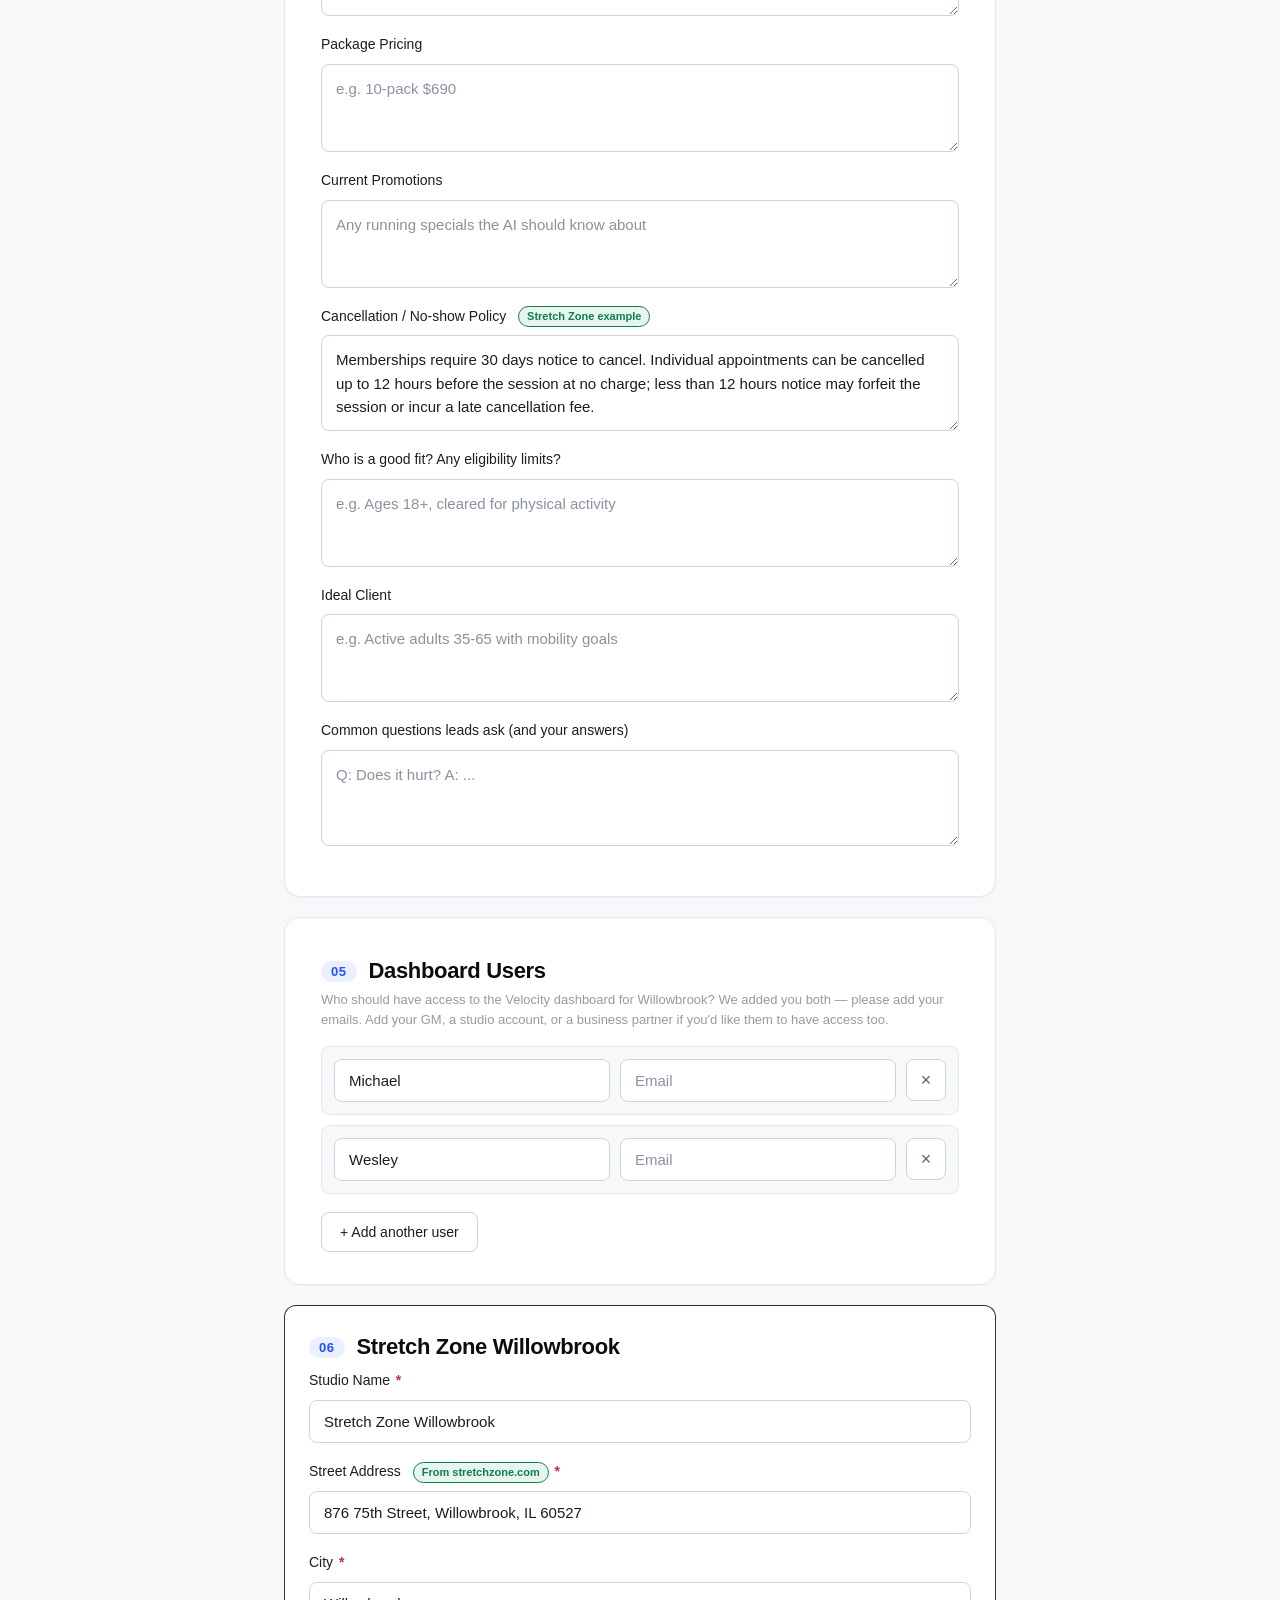
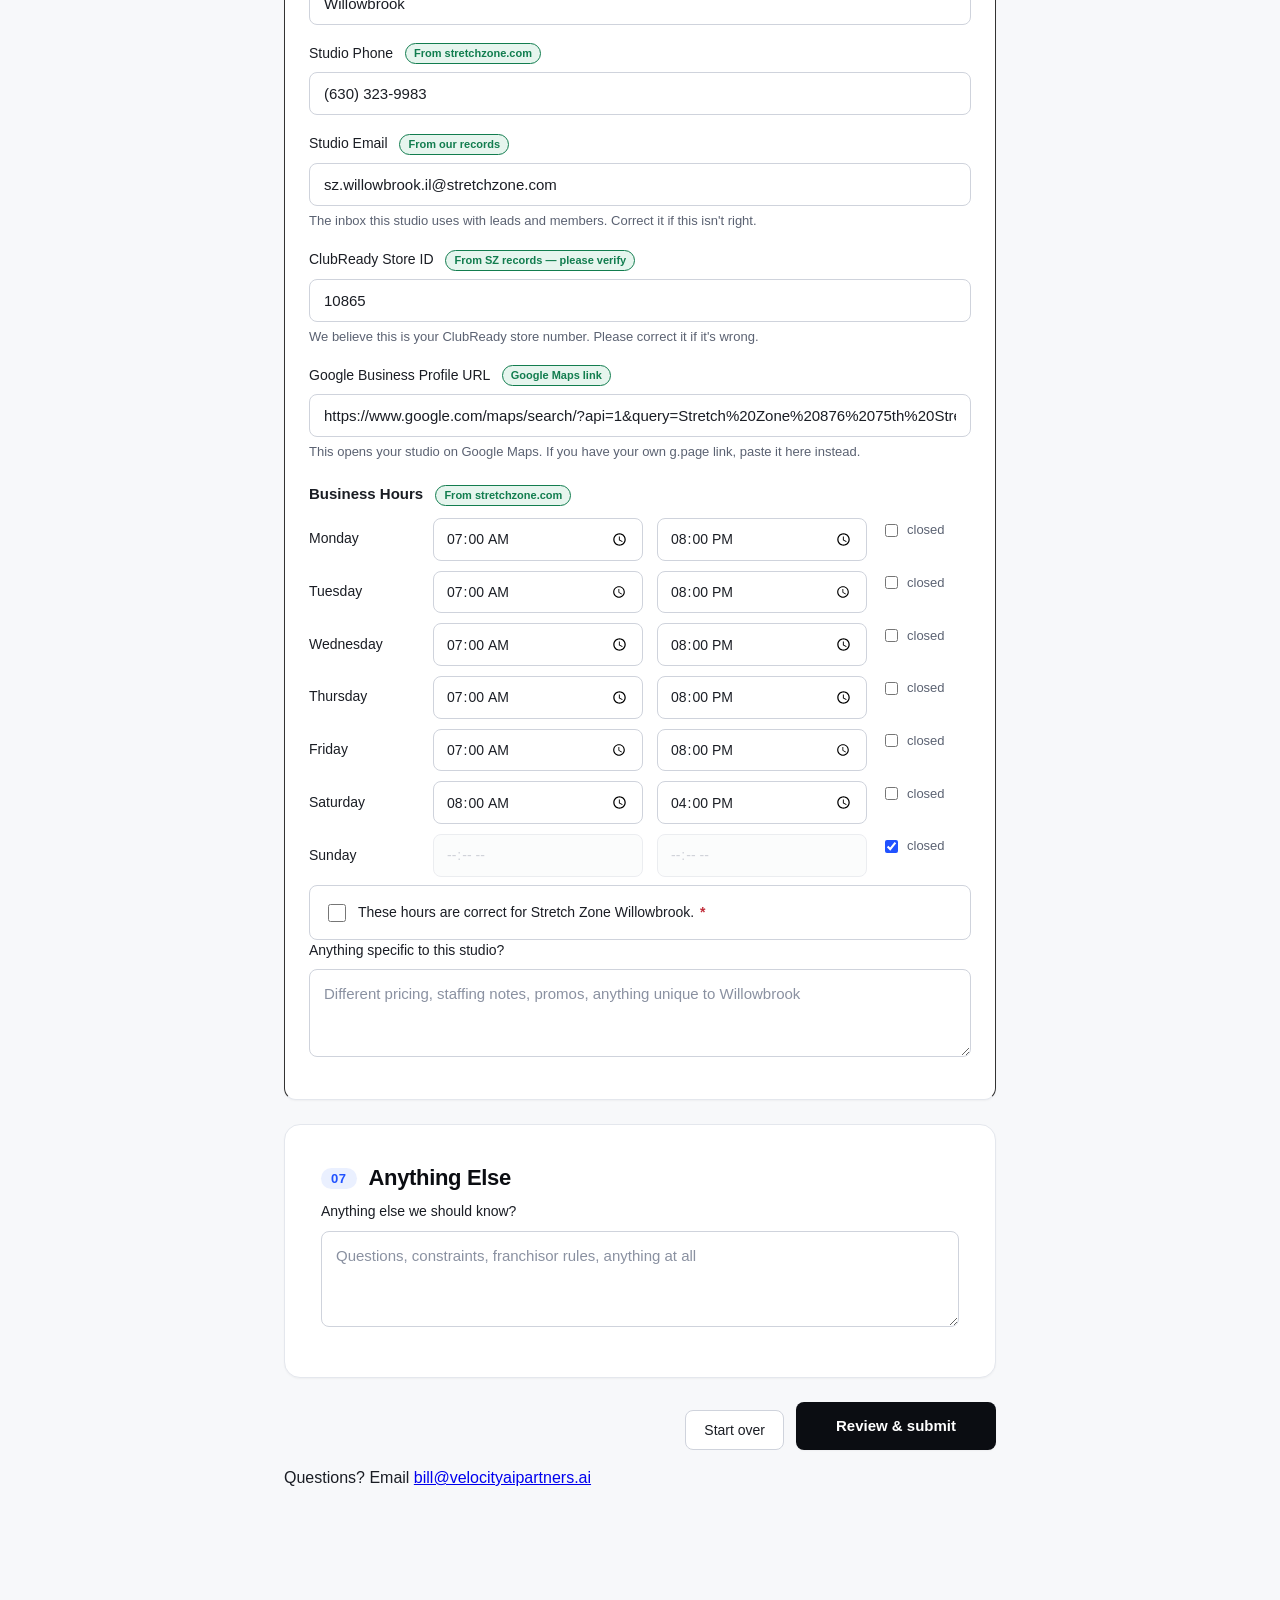
<file: willowbrook.html>
<!DOCTYPE html>
<html lang="en">
<head>
<meta charset="UTF-8">
<meta name="viewport" content="width=device-width, initial-scale=1.0">
<title>Velocity AI Partners | Stretch Zone Willowbrook Onboarding</title>
<meta name="description" content="Onboarding for Stretch Zone Willowbrook, IL.">
<meta name="robots" content="noindex, nofollow">
<link rel="icon" type="image/jpeg" href="favicon.jpg">
<link rel="preconnect" href="https://rsms.me/">
<link rel="stylesheet" href="https://rsms.me/inter/inter.css">
<link rel="stylesheet" href="styles.css?v=23">
<link rel="stylesheet" href="willowbrook.css?v=1">
</head>
<body>
<div class="progress-bar" role="progressbar" aria-label="Required fields completed" aria-valuemin="0" aria-valuemax="100" aria-valuenow="0"><div class="progress-bar__fill" id="progress-fill"></div></div>

<!-- Same navy top bar as the main form; the save button is replaced by the
     autosave note since this variant saves locally on every change. -->
<div class="sticky-draft" id="sticky-draft">
  <div class="sticky-draft__bar">
    <img src="velocity-logo-white.png" alt="Velocity AI Partners" class="sticky-draft__logo">
    <div class="sticky-draft__meta">
      <span class="sticky-draft__title">Client Onboarding</span>
      <span class="sticky-draft__progress" id="sticky-progress-text">0% complete</span>
    </div>
    <span class="sk-autosave-note">Saved on this device</span>
  </div>
  <div class="sticky-draft__track"><div class="sticky-draft__track-fill" id="sticky-progress-fill"></div></div>
</div>

<div class="sk-preview-banner" id="preview-banner" hidden>
  Preview mode: submissions are disabled on localhost. Nothing will be sent.
</div>

<main class="container">
  <header>
    <h1>Stretch Zone Willowbrook</h1>
    <p class="lead">Michael and Wesley — this onboarding form was prepared just for your <strong>Willowbrook</strong> studio. We pre-filled what we found from online sources, but please review everything.</p>
    <div class="meta-row">
      <span>~10 minutes</span>
      <span>Answers save as you go</span>
      <span>Encrypted transit</span>
    </div>
    <p class="required-note"><span class="req" aria-hidden="true">*</span> indicates a required field</p>
  </header>

  <form id="intake-form" novalidate>

    <!-- Bot defense — same pattern as the main form. Do not remove. -->
    <input type="text" name="honeypot" class="honeypot" tabindex="-1" autocomplete="off" aria-hidden="true">

    <section>
      <h2>Primary Contact Info</h2>
      <p class="sk-section-note">Who we should reach during setup. We don't have a direct email or phone on file for either of you, so please fill these in.</p>
      <label>
        Primary Contact Name <span class="req" aria-hidden="true">*</span>
        <input type="text" name="contact_name" placeholder="e.g. Michael or Wesley">
      </label>
      <label>
        Contact Email <span class="req" aria-hidden="true">*</span>
        <input type="email" name="contact_email" required placeholder="Your best email for setup updates">
      </label>
      <label>
        Contact Phone <span class="req" aria-hidden="true">*</span>
        <input type="tel" name="contact_phone" required placeholder="Your best number for setup updates">
      </label>
      <fieldset class="pill-group">
        <legend>How should we send you setup updates?</legend>
        <label class="pill"><input type="checkbox" name="notify_email" checked> Email</label>
        <label class="pill"><input type="checkbox" name="notify_sms"> SMS</label>
      </fieldset>
    </section>

    <section>
      <h2>CRM Access</h2>
      <div class="trust-banner">
        <span>We need an admin-level account for the studio's ClubReady. We use it to set up automations, configure webhooks, and set up your branded messaging. Credentials are stored securely and only the Velocity team sees them.</span>
      </div>
      <label>
        Email Address
        <input type="email" value="admin@velocityaipartners.ai" readonly tabindex="-1" aria-readonly="true">
        <small>Create the admin account in the studio's ClubReady under <strong>admin@velocityaipartners.ai</strong>.</small>
      </label>
      <label class="attestation">
        <input type="checkbox" name="crm_account_confirmed" required>
        <span>I confirm an admin-level account has been created (or will be before launch) in the Willowbrook studio's CRM using <strong>admin@velocityaipartners.ai</strong>. <span class="req" aria-hidden="true">*</span></span>
      </label>
    </section>

    <section>
      <h2>Branding &amp; Messaging</h2>
      <label>
        AI Team Member Name
        <input type="text" name="assistant_name" placeholder="e.g. Ashley, the name your AI Team Member uses">
        <small>Our other Stretch Zone studios use Ashley or James.</small>
      </label>
      <fieldset class="pill-group">
        <legend>Who should the AI sound like?</legend>
        <label class="pill"><input type="radio" name="chatbot_voice" value="team"> Team</label>
        <label class="pill"><input type="radio" name="chatbot_voice" value="owner"> Owner</label>
        <label class="pill"><input type="radio" name="chatbot_voice" value="brand"> Brand persona</label>
        <label class="pill"><input type="radio" name="chatbot_voice" value="unsure"> Unsure (recommend what works)</label>
      </fieldset>
      <details class="examples-block">
        <summary>See example messages</summary>
        <div class="example-item">
          <span class="example-tag">Team</span>
          <p>"Hey! Thanks for reaching out. We'd love to have you in for a free demo. What day works best?"</p>
        </div>
        <div class="example-item">
          <span class="example-tag">Owner</span>
          <p>"Hi, it's Michael, the studio owner! I'd love to get you in for a free demo. What day works?"</p>
        </div>
        <div class="example-item">
          <span class="example-tag">Brand persona</span>
          <p>"Hi! I'm Morgan from the studio. We'd love to have you in for a free demo. What day works?"</p>
        </div>
        <div class="example-item">
          <span class="example-tag">Unsure</span>
          <p>We'll recommend a voice based on similar studios. Team and Brand persona usually perform best.</p>
        </div>
      </details>
      <fieldset class="pill-group">
        <legend>Tone (pick any)</legend>
        <label class="pill"><input type="checkbox" name="tone_friendly"> Friendly</label>
        <label class="pill"><input type="checkbox" name="tone_professional"> Professional</label>
        <label class="pill"><input type="checkbox" name="tone_motivational"> Motivational</label>
        <label class="pill"><input type="checkbox" name="tone_humorous"> Humorous</label>
        <label class="pill"><input type="checkbox" name="tone_upbeat"> Upbeat</label>
      </fieldset>
      <details class="examples-block">
        <summary>See example messages</summary>
        <div class="example-item">
          <span class="example-tag">Friendly</span>
          <p>"Hi! So glad you're interested. The demo stretch is free and takes about 30 minutes. What day works?"</p>
        </div>
        <div class="example-item">
          <span class="example-tag">Professional</span>
          <p>"Thank you for reaching out. Our complimentary 30-minute demo stretch is a great introduction. Which day suits your schedule?"</p>
        </div>
        <div class="example-item">
          <span class="example-tag">Motivational</span>
          <p>"Love that you're prioritizing mobility! A free demo stretch is the perfect first step. Let's get you booked."</p>
        </div>
        <div class="example-item">
          <span class="example-tag">Humorous</span>
          <p>"Your hamstrings called. They want a truce. Free demo stretch, no commitment. What day?"</p>
        </div>
        <div class="example-item">
          <span class="example-tag">Upbeat</span>
          <p>"Hi! Super excited you're interested. Free demo stretch is the best way to start. What day works?"</p>
        </div>
      </details>
      <fieldset class="pill-group">
        <legend>Main call to action for new leads</legend>
        <label class="pill"><input type="radio" name="main_cta" value="book_demo" checked> Book a free demo</label>
        <label class="pill"><input type="radio" name="main_cta" value="schedule_call"> Schedule a call</label>
        <label class="pill"><input type="radio" name="main_cta" value="start_trial"> Start free trial</label>
        <label class="pill"><input type="radio" name="main_cta" value="buy_membership"> Buy a membership</label>
      </fieldset>
      <label>
        Intro Offer <span class="ai-suggested-chip sk-source-chip">Stretch Zone example</span>
        <textarea name="intro_offer" rows="2">Free stretch for first-time guests</textarea>
      </label>
      <label>
        Words / phrases you like us to use
        <textarea name="preferred_words" rows="2" placeholder="e.g. practitioner, table-based stretching"></textarea>
      </label>
      <label>
        Words / claims to avoid <span class="ai-suggested-chip sk-source-chip">Stretch Zone example</span>
        <textarea name="avoid_words" rows="3">No medical claims: never promise to cure, treat, or diagnose any condition. Don't call it massage, chiropractic, or physical therapy. No guaranteed results.</textarea>
      </label>
      <fieldset class="pill-group">
        <legend>When should the AI hand off to a human? (pick any)</legend>
        <label class="pill"><input type="checkbox" name="handoff_never"> Never (AI handles everything)</label>
        <label class="pill"><input type="checkbox" name="handoff_on_request"> Only on request</label>
        <label class="pill"><input type="checkbox" name="handoff_business_hours_request"> During studio hours, on request</label>
        <label class="pill"><input type="checkbox" name="handoff_complex"> When conversation gets complex</label>
      </fieldset>
    </section>

    <section>
      <h2>Services &amp; Pricing</h2>
      <label>
        What services do you offer? <span class="ai-suggested-chip sk-source-chip">Stretch Zone example</span>
        <textarea name="bk_service_description" rows="3">Practitioner-assisted table stretching in 30-minute sessions. Certified stretch practitioners use Stretch Zone's patented strapping and stabilization system to improve mobility, flexibility, and range of motion.</textarea>
      </label>
      <label>
        Single Session Rate <span class="ai-suggested-chip sk-source-chip">Stretch Zone example</span>
        <input type="text" name="bk_single_session_rate" value="$85 per session (pay-as-you-go)">
      </label>
      <label>
        Membership Pricing <span class="ai-suggested-chip sk-source-chip">Stretch Zone example</span>
        <textarea name="bk_membership_pricing" rows="5">1x per week (4x/month): $50 per session or $200/month
2x per week (8x/month): $45 per session or $360/month
3x per week (12x/month): $40 per session or $480/month
Basic Bi-Weekly (2x/month): $119/month</textarea>
      </label>
      <label>
        Package Pricing
        <textarea name="bk_package_pricing" rows="2" placeholder="e.g. 10-pack $690"></textarea>
      </label>
      <label>
        Current Promotions
        <textarea name="bk_promotions" rows="2" placeholder="Any running specials the AI should know about"></textarea>
      </label>
      <label>
        Cancellation / No-show Policy <span class="ai-suggested-chip sk-source-chip">Stretch Zone example</span>
        <textarea name="bk_cancellation_policy" rows="3">Memberships require 30 days notice to cancel. Individual appointments can be cancelled up to 12 hours before the session at no charge; less than 12 hours notice may forfeit the session or incur a late cancellation fee.</textarea>
      </label>
      <label>
        Who is a good fit? Any eligibility limits?
        <textarea name="bk_eligibility" rows="2" placeholder="e.g. Ages 18+, cleared for physical activity"></textarea>
      </label>
      <label>
        Ideal Client
        <textarea name="bk_ideal_client" rows="2" placeholder="e.g. Active adults 35-65 with mobility goals"></textarea>
      </label>
      <label>
        Common questions leads ask (and your answers)
        <textarea name="bk_faq" rows="3" placeholder="Q: Does it hurt? A: ..."></textarea>
      </label>
    </section>

    <section>
      <h2>Dashboard Users</h2>
      <p class="sk-section-note">Who should have access to the Velocity dashboard for Willowbrook? We added you both — please add your emails. Add your GM, a studio account, or a business partner if you'd like them to have access too.</p>
      <div id="users-list"></div>
      <button type="button" id="add-user" class="btn-secondary">+ Add another user</button>
    </section>

    <!-- Studio card rendered by willowbrook.js -->
    <div id="locations"></div>

    <section>
      <h2>Anything Else</h2>
      <label>
        Anything else we should know?
        <textarea name="notes" rows="3" placeholder="Questions, constraints, franchisor rules, anything at all"></textarea>
      </label>
    </section>

    <div class="sk-error" id="error-box" hidden></div>

    <div class="sk-actions">
      <button type="button" id="start-over" class="btn-secondary">Start over</button>
      <button type="submit" id="submit-btn" class="btn-primary">Review &amp; submit</button>
    </div>

    <div class="sk-confirm" id="confirm-box" hidden>
      <p><strong>Ready to send?</strong> This submits onboarding for your Willowbrook studio to the Velocity team.</p>
      <div class="sk-actions">
        <button type="button" id="confirm-cancel" class="btn-secondary">Keep editing</button>
        <button type="button" id="confirm-submit" class="btn-primary">Confirm &amp; submit</button>
      </div>
    </div>
  </form>

  <div id="success-screen" class="success-screen" hidden>
    <h2>All set. Thank you!</h2>
    <p>We received your onboarding details for Willowbrook. The Velocity team will review everything and reach out at the contact info you provided to schedule activation. A confirmation email is on its way.</p>
  </div>

  <footer>
    <p>Questions? Email <a href="mailto:bill@velocityaipartners.ai">bill@velocityaipartners.ai</a></p>
  </footer>
</main>

<script src="draft-sync.js?v=1"></script>
<script src="willowbrook.js?v=1"></script>
</body>
</html>
</file>
<file: styles.css>
* { box-sizing: border-box; }

[hidden] { display: none !important; }

:root {
  --bg: #f7f8fa;
  --surface: #ffffff;
  --fg: #0b0d12;
  --text: #1a1d24;
  --muted: #5b6272;
  --subtle: #8a91a1;
  --line: #e4e7ed;
  --line-strong: #cfd3dc;
  --accent: #2152ff;
  --accent-hover: #1a43d6;
  --accent-soft: #eaf0ff;
  --accent-text: #ffffff;
  --success: #127d4f;
  --success-soft: #e6f5ee;
  --error: #c12d3a;
  --error-soft: #fdecee;
  --shadow-sm: 0 1px 2px rgba(10, 13, 20, 0.04);
  --shadow-md: 0 4px 16px rgba(10, 13, 20, 0.06);
  --shadow-lg: 0 12px 32px rgba(10, 13, 20, 0.08);
  --radius: 12px;
  --radius-sm: 8px;
  --radius-lg: 16px;
  --ring: 0 0 0 4px rgba(33, 82, 255, 0.15);
}

html, body {
  margin: 0;
  padding: 0;
  background: var(--bg);
  color: var(--text);
  font-family: "Inter", -apple-system, BlinkMacSystemFont, "Segoe UI", Roboto, "Helvetica Neue", Arial, sans-serif;
  font-size: 16px;
  line-height: 1.55;
  -webkit-font-smoothing: antialiased;
  -moz-osx-font-smoothing: grayscale;
}

.progress-bar {
  position: fixed;
  top: 0;
  left: 0;
  right: 0;
  height: 3px;
  background: transparent;
  z-index: 100;
}

.progress-bar__fill {
  height: 100%;
  width: 0%;
  background: var(--accent);
  transition: width 200ms ease;
}

.container {
  max-width: 760px;
  margin: 0 auto;
  padding: 56px 24px 120px;
}

header {
  margin-bottom: 32px;
  padding-bottom: 0;
  border-bottom: none;
}

.eyebrow {
  display: inline-block;
  font-size: 12px;
  font-weight: 600;
  letter-spacing: 0.08em;
  text-transform: uppercase;
  color: var(--accent);
  background: var(--accent-soft);
  padding: 6px 12px;
  border-radius: 999px;
  margin-bottom: 16px;
}

h1 {
  font-size: 40px;
  margin: 0 0 12px;
  font-weight: 700;
  letter-spacing: -0.025em;
  line-height: 1.15;
  color: var(--fg);
}

.lead {
  color: var(--muted);
  margin: 0;
  font-size: 17px;
  max-width: 56ch;
}

.meta-row {
  display: flex;
  gap: 20px;
  flex-wrap: wrap;
  margin-top: 20px;
  font-size: 14px;
  color: var(--muted);
}

.meta-row span {
  display: inline-flex;
  align-items: center;
  gap: 6px;
}

.meta-row svg {
  flex: none;
  opacity: 0.7;
}

form {
  counter-reset: section;
}

section {
  background: var(--surface);
  border: 1px solid var(--line);
  border-radius: var(--radius-lg);
  padding: 36px 36px 32px;
  margin-bottom: 20px;
  box-shadow: var(--shadow-sm);
  transition: box-shadow 200ms ease, border-color 200ms ease;
}

section:hover {
  box-shadow: var(--shadow-md);
}

section:last-of-type {
  border-bottom: 1px solid var(--line);
}

h2 {
  font-size: 22px;
  margin: 0 0 6px;
  font-weight: 600;
  letter-spacing: -0.015em;
  color: var(--fg);
  display: flex;
  align-items: baseline;
  gap: 12px;
}

h2::before {
  counter-increment: section;
  content: counter(section, decimal-leading-zero);
  font-size: 13px;
  font-weight: 600;
  color: var(--accent);
  background: var(--accent-soft);
  padding: 4px 10px;
  border-radius: 999px;
  letter-spacing: 0.04em;
  line-height: 1;
  position: relative;
  top: -2px;
}

.section-hint {
  color: var(--muted);
  font-size: 14px;
  margin: 0 0 24px;
  max-width: 60ch;
}

label {
  display: block;
  margin-bottom: 18px;
  font-size: 14px;
  font-weight: 500;
  color: var(--text);
}

label small {
  display: block;
  color: var(--muted);
  font-weight: 400;
  margin-top: 6px;
  font-size: 13px;
  line-height: 1.45;
}

.req {
  color: var(--error);
  font-weight: 600;
  margin-left: 2px;
}

.required-note {
  color: var(--muted);
  font-size: 13px;
  margin: 14px 0 0;
}

.required-note .req {
  margin-left: 0;
  margin-right: 2px;
}

#progress-text {
  font-weight: 600;
  color: var(--accent);
}

@keyframes reveal {
  from { opacity: 0; transform: translateY(-6px); }
  to { opacity: 1; transform: translateY(0); }
}

.reveal-in {
  animation: reveal 220ms ease both;
}

input[type="text"],
input[type="email"],
input[type="tel"],
input[type="password"],
input[type="url"],
input[type="number"],
input[type="date"],
input[type="time"],
select,
textarea {
  display: block;
  width: 100%;
  margin-top: 8px;
  padding: 12px 14px;
  font-size: 15px;
  font-family: inherit;
  background: var(--surface);
  border: 1px solid var(--line-strong);
  border-radius: var(--radius-sm);
  color: var(--text);
  transition: border-color 150ms ease, box-shadow 150ms ease, background 150ms ease;
  -webkit-appearance: none;
  appearance: none;
}

input[type="file"] {
  display: block;
  width: 100%;
  margin-top: 8px;
  padding: 10px 12px;
  font-size: 14px;
  font-family: inherit;
  background: var(--surface);
  border: 1px dashed var(--line-strong);
  border-radius: var(--radius-sm);
  color: var(--muted);
  cursor: pointer;
}

select {
  background-image: url("data:image/svg+xml;charset=UTF-8,%3csvg xmlns='http://www.w3.org/2000/svg' width='12' height='8' viewBox='0 0 12 8' fill='none'%3e%3cpath d='M1 1.5L6 6.5L11 1.5' stroke='%235b6272' stroke-width='1.6' stroke-linecap='round' stroke-linejoin='round'/%3e%3c/svg%3e");
  background-repeat: no-repeat;
  background-position: right 14px center;
  background-size: 12px 8px;
  padding-right: 40px;
}

input::placeholder,
textarea::placeholder {
  color: var(--subtle);
}

input:hover,
select:hover,
textarea:hover {
  border-color: var(--muted);
}

input:focus,
select:focus,
textarea:focus {
  outline: none;
  border-color: var(--accent);
  box-shadow: var(--ring);
  background: var(--surface);
}

input:disabled,
select:disabled,
textarea:disabled {
  background: var(--bg);
  color: var(--subtle);
  cursor: not-allowed;
}

input[readonly] {
  background: var(--bg);
  color: var(--muted);
  border-color: var(--line);
}

input[readonly]:hover,
input[readonly]:focus {
  border-color: var(--line);
  box-shadow: none;
  cursor: default;
}

textarea {
  resize: vertical;
  min-height: 88px;
  line-height: 1.55;
}

fieldset.pill-group {
  border: none;
  padding: 0;
  margin: 0 0 20px;
}

fieldset.pill-group legend {
  font-size: 14px;
  font-weight: 500;
  margin-bottom: 10px;
  padding: 0;
  color: var(--text);
}

label.pill {
  display: inline-flex;
  align-items: center;
  gap: 8px;
  margin-right: 12px;
  margin-bottom: 8px;
  padding: 10px 16px;
  font-weight: 500;
  font-size: 14px;
  border: 1px solid var(--line-strong);
  border-radius: 999px;
  background: var(--surface);
  cursor: pointer;
  transition: all 150ms ease;
}

label.pill:hover {
  border-color: var(--muted);
}

label.pill input[type="radio"],
label.pill input[type="checkbox"] {
  accent-color: var(--accent);
  margin: 0;
}

label.pill:has(input:checked) {
  border-color: var(--accent);
  background: var(--accent-soft);
  color: var(--accent);
}

input[type="checkbox"] {
  accent-color: var(--accent);
}

.attestation {
  display: flex;
  gap: 12px;
  align-items: flex-start;
  padding: 16px 18px;
  background: var(--surface);
  border: 1px solid var(--line-strong);
  border-radius: var(--radius-sm);
  margin-top: 8px;
  margin-bottom: 0;
  cursor: pointer;
  font-weight: 500;
  font-size: 14px;
  line-height: 1.5;
  color: var(--text);
  transition: all 150ms ease;
}

.attestation:hover {
  border-color: var(--muted);
}

.attestation:has(input:checked) {
  border-color: var(--accent);
  background: var(--accent-soft);
}

.attestation input[type="checkbox"] {
  margin: 2px 0 0;
  flex: none;
  width: 18px;
  height: 18px;
}

.attestation > span {
  display: block;
}

.trust-banner {
  background: var(--accent-soft);
  border: 1px solid rgba(33, 82, 255, 0.15);
  border-radius: var(--radius-sm);
  padding: 14px 18px;
  font-size: 14px;
  margin-bottom: 24px;
  color: var(--text);
  display: flex;
  gap: 12px;
  align-items: flex-start;
  line-height: 1.5;
}

.trust-banner::before {
  content: "";
  flex: none;
  width: 18px;
  height: 18px;
  margin-top: 1px;
  background: url("data:image/svg+xml;charset=UTF-8,%3csvg xmlns='http://www.w3.org/2000/svg' width='18' height='18' viewBox='0 0 24 24' fill='none' stroke='%232152ff' stroke-width='2' stroke-linecap='round' stroke-linejoin='round'%3e%3cpath d='M12 22s8-4 8-10V5l-8-3-8 3v7c0 6 8 10 8 10z'/%3e%3c/svg%3e") no-repeat center/contain;
}

.hours-grid {
  display: grid;
  grid-template-columns: 110px 1fr 1fr 90px;
  gap: 10px 14px;
  align-items: center;
  font-size: 14px;
}

.hours-grid .day-label {
  font-weight: 500;
  color: var(--text);
}

.hours-grid input[type="time"] {
  padding: 10px 12px;
  font-size: 14px;
  margin: 0;
}

.hours-grid .closed-wrap {
  display: inline-flex;
  align-items: center;
  gap: 6px;
  font-size: 13px;
  color: var(--muted);
  cursor: pointer;
  user-select: none;
}

.hours-grid input:disabled {
  opacity: 0.4;
}

#users-list .user-row {
  display: grid;
  grid-template-columns: 1fr 1fr 40px;
  gap: 10px;
  margin-bottom: 10px;
  align-items: start;
  padding: 12px;
  background: var(--bg);
  border: 1px solid var(--line);
  border-radius: var(--radius-sm);
}

#users-list .user-row input,
#users-list .user-row select {
  margin: 0;
  background: var(--surface);
}

#users-list .input-with-req {
  position: relative;
}

#users-list .input-with-req input {
  padding-right: 30px;
}

#users-list .input-with-req .req {
  position: absolute;
  right: 10px;
  top: 50%;
  transform: translateY(-50%);
  margin: 0;
  pointer-events: none;
}

#users-list .user-row:not(:first-child) .req {
  display: none;
}

#users-list .remove-user {
  background: var(--surface);
  border: 1px solid var(--line-strong);
  color: var(--muted);
  border-radius: var(--radius-sm);
  cursor: pointer;
  font-size: 18px;
  padding: 0;
  height: 42px;
  transition: all 150ms ease;
}

#users-list .remove-user:hover {
  border-color: var(--error);
  color: var(--error);
  background: var(--error-soft);
}

.btn-secondary {
  background: var(--surface);
  border: 1px solid var(--line-strong);
  color: var(--text);
  padding: 11px 18px;
  border-radius: var(--radius-sm);
  font-size: 14px;
  font-weight: 500;
  cursor: pointer;
  margin-top: 8px;
  transition: all 150ms ease;
  font-family: inherit;
}

.btn-secondary:hover {
  border-color: var(--fg);
  background: var(--bg);
}

.honeypot {
  position: absolute;
  left: -9999px;
  top: -9999px;
  visibility: hidden;
}

.submit-row {
  margin-top: 8px;
  padding: 28px 32px;
  background: var(--surface);
  border: 1px solid var(--line);
  border-radius: var(--radius-lg);
  display: flex;
  flex-wrap: wrap;
  align-items: center;
  gap: 12px;
  box-shadow: var(--shadow-sm);
}

#submit-btn,
#save-draft-btn {
  padding: 14px 28px;
  font-size: 15px;
  font-weight: 600;
  border-radius: var(--radius-sm);
  cursor: pointer;
  font-family: inherit;
  transition: all 150ms ease;
  margin-top: 0;
  min-width: 200px;
}

#submit-btn {
  background: var(--fg);
  color: var(--accent-text);
  border: none;
  box-shadow: var(--shadow-sm);
}

#save-draft-btn {
  background: var(--surface);
  border: 1px solid var(--line-strong);
  color: var(--text);
}

#submit-btn:hover {
  background: #000;
  transform: translateY(-1px);
  box-shadow: var(--shadow-md);
}

#submit-btn:active {
  transform: translateY(0);
}

#submit-btn:disabled {
  opacity: 0.5;
  cursor: not-allowed;
  transform: none;
}

#save-draft-btn {
  margin-top: 0;
  margin-left: 0;
}

.submit-note {
  flex-basis: 100%;
  font-size: 13px;
  color: var(--muted);
  margin: 4px 0 0;
  line-height: 1.5;
}

.error-box {
  background: var(--error-soft);
  border: 1px solid rgba(193, 45, 58, 0.2);
  color: var(--error);
  padding: 14px 18px;
  border-radius: var(--radius-sm);
  margin-top: 16px;
  font-size: 14px;
  font-weight: 500;
  white-space: pre-line;
}

input.field-error,
select.field-error,
textarea.field-error {
  border-color: var(--error);
  box-shadow: 0 0 0 3px rgba(193, 45, 58, 0.15);
}

input.field-error:focus,
select.field-error:focus,
textarea.field-error:focus {
  border-color: var(--error);
  box-shadow: 0 0 0 3px rgba(193, 45, 58, 0.25);
}

fieldset.pill-group.field-error legend {
  color: var(--error);
  font-weight: 600;
}

.examples-block {
  margin: -8px 0 20px;
  font-size: 14px;
}

.examples-block summary {
  cursor: pointer;
  color: var(--accent);
  font-weight: 500;
  padding: 6px 0;
  list-style: none;
  user-select: none;
  display: inline-flex;
  align-items: center;
  gap: 4px;
}

.examples-block summary::-webkit-details-marker {
  display: none;
}

.examples-block summary::before {
  content: "▸";
  font-size: 12px;
  transition: transform 150ms ease;
  display: inline-block;
}

.examples-block[open] summary::before {
  transform: rotate(90deg);
}

.examples-block .example-item {
  display: grid;
  grid-template-columns: 130px 1fr;
  gap: 14px;
  padding: 12px 16px;
  background: var(--bg);
  border-radius: var(--radius-sm);
  margin-top: 8px;
  align-items: start;
}

.examples-block .example-tag {
  font-weight: 600;
  color: var(--accent);
  font-size: 13px;
  padding-top: 2px;
}

.examples-block .example-item p {
  margin: 0;
  font-style: italic;
  color: var(--text);
  line-height: 1.5;
}

@media (max-width: 640px) {
  .examples-block .example-item {
    grid-template-columns: 1fr;
    gap: 4px;
  }
}

label.attestation.field-error {
  border-color: var(--error);
  background: var(--error-soft);
}

.success-screen {
  background: var(--surface);
  border: 1px solid var(--line);
  border-radius: var(--radius-lg);
  text-align: center;
  padding: 72px 32px;
  box-shadow: var(--shadow-md);
}

.success-screen::before {
  content: "";
  display: block;
  width: 64px;
  height: 64px;
  margin: 0 auto 24px;
  background: var(--success-soft) url("data:image/svg+xml;charset=UTF-8,%3csvg xmlns='http://www.w3.org/2000/svg' width='32' height='32' viewBox='0 0 24 24' fill='none' stroke='%23127d4f' stroke-width='3' stroke-linecap='round' stroke-linejoin='round'%3e%3cpolyline points='20 6 9 17 4 12'/%3e%3c/svg%3e") no-repeat center;
  border-radius: 999px;
}

#already-submitted::before {
  content: none;
}

.success-screen h2 {
  font-size: 28px;
  margin: 0 0 12px;
  justify-content: center;
}

.success-screen h2::before {
  content: none;
}

.success-screen p {
  color: var(--muted);
  margin: 8px auto;
  max-width: 50ch;
}

.success-screen a {
  color: var(--accent);
  text-decoration: none;
  font-weight: 500;
}

.success-screen a:hover {
  text-decoration: underline;
}

.draft-banner {
  background: var(--accent-soft);
  border: 1px solid rgba(33, 82, 255, 0.2);
  border-radius: var(--radius);
  padding: 18px 22px;
  margin-top: 16px;
}

.draft-banner-title {
  font-weight: 600;
  margin-bottom: 4px;
  color: var(--fg);
  display: flex;
  align-items: center;
  gap: 8px;
}

.draft-banner-title::before {
  content: "";
  width: 16px;
  height: 16px;
  background: url("data:image/svg+xml;charset=UTF-8,%3csvg xmlns='http://www.w3.org/2000/svg' width='16' height='16' viewBox='0 0 24 24' fill='none' stroke='%232152ff' stroke-width='2.2' stroke-linecap='round' stroke-linejoin='round'%3e%3cpath d='M21 15a2 2 0 0 1-2 2H7l-4 4V5a2 2 0 0 1 2-2h14a2 2 0 0 1 2 2z'/%3e%3c/svg%3e") no-repeat center/contain;
}

.draft-banner-note {
  font-size: 14px;
  color: var(--muted);
  margin: 0 0 14px 0;
}

.draft-link-row {
  display: flex;
  gap: 8px;
  align-items: center;
}

.draft-link-row input {
  flex: 1;
  margin-top: 0;
  font-family: ui-monospace, "SF Mono", Menlo, Consolas, monospace;
  font-size: 13px;
  background: var(--surface);
}

.modal {
  position: fixed;
  inset: 0;
  background: rgba(10, 13, 20, 0.55);
  z-index: 200;
  display: flex;
  align-items: center;
  justify-content: center;
  padding: 24px;
  animation: reveal 180ms ease both;
}

.modal-content {
  position: relative;
  background: var(--surface);
  border-radius: var(--radius-lg);
  padding: 32px;
  max-width: 520px;
  width: 100%;
  max-height: 85vh;
  overflow-y: auto;
  box-shadow: var(--shadow-lg);
}

.modal-close {
  position: absolute;
  top: 12px;
  right: 14px;
  background: none;
  border: none;
  font-size: 26px;
  line-height: 1;
  color: var(--muted);
  cursor: pointer;
  padding: 6px 10px;
  border-radius: var(--radius-sm);
  transition: all 150ms ease;
}

.modal-close:hover {
  color: var(--fg);
  background: var(--bg);
}

.modal-close:focus {
  outline: none;
  box-shadow: var(--ring);
}

.modal-content h2 {
  margin: 0 0 8px;
  padding-right: 40px;
  font-size: 22px;
  display: block;
}

.modal-content h2::before {
  content: none;
}

.modal-intro {
  color: var(--muted);
  font-size: 14px;
  margin: 0 0 20px;
}

.modal-actions {
  display: flex;
  gap: 10px;
  justify-content: flex-end;
  flex-wrap: wrap;
  margin-top: 24px;
  padding-top: 20px;
  border-top: 1px solid var(--line);
}

#modal-cancel,
#modal-confirm {
  padding: 12px 22px;
  font-size: 14px;
  font-weight: 600;
  border-radius: var(--radius-sm);
  cursor: pointer;
  font-family: inherit;
  transition: all 150ms ease;
  margin-top: 0;
  min-width: 160px;
}

#modal-cancel {
  background: var(--surface);
  border: 1px solid var(--line-strong);
  color: var(--text);
}

#modal-confirm {
  background: var(--fg);
  color: var(--accent-text);
  border: none;
}

#modal-confirm:hover {
  background: #000;
}

.summary-group {
  margin-bottom: 18px;
}

.summary-group h3 {
  font-size: 12px;
  font-weight: 600;
  letter-spacing: 0.05em;
  text-transform: uppercase;
  color: var(--accent);
  margin: 0 0 8px;
}

.summary-item {
  display: flex;
  gap: 12px;
  font-size: 14px;
  padding: 4px 0;
  line-height: 1.4;
}

.summary-item dt {
  color: var(--muted);
  margin: 0;
  min-width: 110px;
  flex-shrink: 0;
}

.summary-item dd {
  color: var(--text);
  margin: 0;
  word-break: break-word;
  white-space: pre-wrap;
}

@media (max-width: 640px) {
  .container {
    padding: 32px 16px 80px;
  }
  h1 {
    font-size: 30px;
  }
  section {
    padding: 24px 20px;
    border-radius: var(--radius);
  }
  .submit-row {
    padding: 20px;
  }
  .hours-grid {
    grid-template-columns: 90px 1fr 1fr 72px;
    font-size: 13px;
    gap: 8px 10px;
  }
  #users-list .user-row {
    grid-template-columns: 1fr;
    gap: 8px;
  }
  #users-list .remove-user {
    height: 40px;
  }
  label.pill {
    display: flex;
    margin-right: 0;
  }
  #submit-btn,
  #save-draft-btn {
    width: 100%;
  }
}

/* AI prefill hero (top of form) — ported from the redesign. The button and the
   "AI suggested" markers use the success green so AI fills read as suggestions
   to review, not confirmed data. */
.prefill-hero {
  background: var(--accent-soft);
  border: 1px solid var(--accent);
  border-radius: var(--radius-lg);
  padding: 20px 22px;
  margin-bottom: 26px;
  box-shadow: var(--shadow-sm);
}

.prefill-hero__kicker {
  display: inline-block;
  font-size: 12px;
  font-weight: 700;
  letter-spacing: 0.06em;
  text-transform: uppercase;
  color: var(--accent);
  margin-bottom: 8px;
}

.prefill-hero__lead {
  margin: 0 0 14px;
  font-size: 14px;
  color: var(--text);
  max-width: 64ch;
}

.prefill-hero__row {
  display: flex;
  gap: 12px;
  flex-wrap: wrap;
  align-items: center;
}

.prefill-hero__input {
  flex: 1 1 320px;
  width: auto;
  margin-top: 0;
}

.btn-prefill {
  flex: 0 0 auto;
  background: var(--success);
  color: #fff;
  border: none;
  padding: 12px 20px;
  border-radius: var(--radius-sm);
  font-size: 15px;
  font-weight: 600;
  cursor: pointer;
  font-family: inherit;
  box-shadow: var(--shadow-sm);
  transition: background 150ms ease, transform 150ms ease;
  white-space: nowrap;
}

.btn-prefill:hover:not(:disabled) {
  background: #0e6841;
  transform: translateY(-1px);
}

.btn-prefill:disabled {
  opacity: 0.7;
  cursor: progress;
}

/* Spinner shown on the button while the scrape runs (.is-loading). */
.btn-prefill.is-loading::before {
  content: '';
  display: inline-block;
  width: 14px;
  height: 14px;
  margin-right: 8px;
  vertical-align: -2px;
  border: 2px solid rgba(255, 255, 255, 0.45);
  border-top-color: #fff;
  border-radius: 50%;
  animation: btn-spin 0.7s linear infinite;
}
@keyframes btn-spin { to { transform: rotate(360deg); } }

.prefill-status {
  display: block;
  margin-top: 10px;
  font-size: 13px;
  color: var(--muted);
  min-height: 1em;
}

.prefill-status.is-loading { color: var(--muted); }
.prefill-status.is-error { color: var(--error); }
.prefill-status.is-success {
  color: var(--success);
  font-weight: 600;
}

/* "AI suggested" markers: an inline chip next to a field label, and a section
   badge next to an h2 (hours). The inline chip clears on the client's first edit. */
.ai-suggested-chip,
.ai-suggested-badge {
  display: inline-block;
  font-size: 11px;
  font-weight: 600;
  color: var(--success);
  background: var(--success-soft);
  border: 1px solid var(--success);
  border-radius: 999px;
  padding: 1px 8px;
  vertical-align: middle;
  white-space: nowrap;
}

.ai-suggested-chip { margin: 0 0 0 8px; }
.ai-suggested-badge { margin-left: 10px; font-size: 12px; font-weight: 600; }

/* ---------------------------------------------------------------------------
   Sticky save-draft bar

   Always on screen, never hidden -- the save action must be reachable at every
   scroll position, so there is deliberately no show/hide state to get stuck in.
   form.js pads the body by this bar's height so it never covers the header.

   Sits above the page's 3px progress bar (z-index 100) but below the modal
   overlay (z-index 200), so the submit-confirm modal always covers it.
   --------------------------------------------------------------------------- */
.sticky-draft {
  position: fixed;
  top: 0;
  left: 0;
  right: 0;
  z-index: 110;
  /* Velocity navy. #0f172a is the canonical live-site navy (velocityaipartners.ai);
     the gentle lift toward #16203f gives the same depth as the navy hero band in
     the house one-pager template. Deliberately NOT a new hex -- three competing
     "Velocity blues" have circulated before, so this stays anchored to the site. */
  background: linear-gradient(100deg, #0b1020 0%, #0f172a 45%, #16203f 100%);
  box-shadow: var(--shadow-md);
}

.sticky-draft__bar {
  max-width: 760px;
  margin: 0 auto;
  padding: 10px 24px;
  display: flex;
  align-items: center;
  gap: 14px;
}

.sticky-draft__logo {
  height: 22px;
  width: auto;
  flex-shrink: 0;
  display: block;
}

.sticky-draft__meta {
  display: flex;
  flex-direction: column;
  min-width: 0;
  /* Pushes the button to the right edge */
  margin-right: auto;
}

.sticky-draft__title {
  font-size: 14px;
  font-weight: 600;
  color: var(--accent-text);
  white-space: nowrap;
  overflow: hidden;
  text-overflow: ellipsis;
}

.sticky-draft__progress {
  font-size: 12px;
  color: rgba(255, 255, 255, 0.78);
}

/* White on blue: reads as the primary action without competing with the
   green Pre-fill button or the form's own submit. */
.sticky-draft__btn {
  margin-top: 0;
  flex-shrink: 0;
  background: var(--accent-text);
  border-color: var(--accent-text);
  color: var(--accent);
  font-weight: 600;
}

.sticky-draft__btn:hover:not(:disabled) {
  background: rgba(255, 255, 255, 0.88);
  border-color: rgba(255, 255, 255, 0.88);
}

.sticky-draft__btn:disabled {
  opacity: 0.75;
  cursor: default;
}

/* Chevron that shows/hides the draft link. Quiet outline treatment so it reads
   as secondary to Save as draft rather than a second competing action. */
.sticky-draft__toggle {
  flex-shrink: 0;
  display: inline-flex;
  align-items: center;
  justify-content: center;
  width: 34px;
  height: 34px;
  padding: 0;
  border-radius: var(--radius-sm);
  border: 1px solid rgba(255, 255, 255, 0.3);
  background: transparent;
  color: var(--accent-text);
  cursor: pointer;
  font-family: inherit;
  transition: background 150ms ease, border-color 150ms ease;
}

.sticky-draft__toggle:hover {
  background: rgba(255, 255, 255, 0.12);
  border-color: rgba(255, 255, 255, 0.55);
}

.sticky-draft__toggle svg {
  display: block;
  transition: transform 220ms ease;
}

.sticky-draft__toggle.is-open svg {
  transform: rotate(180deg);
}

.sticky-draft__track {
  height: 3px;
  background: rgba(255, 255, 255, 0.14);
}

.sticky-draft__track-fill {
  height: 100%;
  width: 0%;
  background: var(--accent-text);
  transition: width 200ms ease;
}

/* The drop-down. max-height animates (height:auto can't), so the value below is
   a ceiling, not the true height -- keep it above the panel's tallest state. */
/* Background lives on the panel, not the inner, so the drop-down reads as one
   full-width band under the blue bar rather than a floating centred card. */
.sticky-draft__panel {
  max-height: 0;
  overflow: hidden;
  background: var(--accent-soft);
  transition: max-height 260ms ease;
}

.sticky-draft__panel.is-open {
  max-height: 320px;
}

.sticky-draft__panel-inner {
  max-width: 760px;
  margin: 0 auto;
  padding: 16px 24px 18px;
}

.sticky-draft__panel-inner .draft-banner-note {
  margin-bottom: 12px;
}

@media (max-width: 600px) {
  .sticky-draft__bar {
    padding: 8px 16px;
    gap: 10px;
  }

  .sticky-draft__logo {
    height: 18px;
  }

  /* The title is redundant on a narrow screen -- the logo already brands the
     bar, and the percentage is the part that carries information. */
  .sticky-draft__title {
    display: none;
  }

  .sticky-draft__btn {
    padding: 9px 14px;
  }

  .sticky-draft__panel-inner {
    padding: 14px 16px 16px;
  }

  /* Stack the link + copy button so neither gets crushed on narrow screens */
  .sticky-draft__panel-inner .draft-link-row {
    flex-direction: column;
    align-items: stretch;
  }
}

@media (prefers-reduced-motion: reduce) {
  .sticky-draft__panel,
  .sticky-draft__track-fill {
    transition: none;
  }
}
</file>
<file: franchisor.css>
/* Beem Light Sauna — Franchisor Onboarding (standalone one-off stylesheet).
   Light theme keyed to the Beem logo: charcoal wordmark + red-orange rays. */

:root {
  --ink: #3d3d3d;
  --ink-soft: #6b6b6b;
  --accent: #e8442a;
  --accent-soft: #fdeeea;
  --line: #e4e0dc;
  --bg: #faf8f6;
  --card: #ffffff;
  --radius: 10px;
}

* { box-sizing: border-box; }

/* The hidden attribute must always win, even over display:flex rules below */
[hidden] { display: none !important; }

body {
  margin: 0;
  font-family: 'Inter', system-ui, -apple-system, sans-serif;
  font-size: 16px;
  line-height: 1.55;
  color: var(--ink);
  background: var(--bg);
}

.container { max-width: 760px; margin: 0 auto; padding: 32px 20px 80px; }

/* In-flow completion progress — sits under the required-field note */
.progress-inline {
  display: flex;
  align-items: center;
  gap: 12px;
  margin-top: 12px;
}
.progress-inline__bar {
  flex: 1;
  height: 8px;
  background: #ece7e2;
  border-radius: 99px;
  overflow: hidden;
}
.progress-inline__fill {
  height: 100%;
  width: 0%;
  background: var(--accent);
  border-radius: 99px;
  transition: width 0.25s ease;
}
.progress-inline__label { font-size: 13px; color: var(--ink-soft); white-space: nowrap; }

/* Compact navy toolbar — slides in once the header scrolls away; the progress
   bar runs across the middle column */
.scroll-progress {
  position: fixed;
  top: 0;
  left: 0;
  right: 0;
  z-index: 60;
  background: #00142C;
  background: linear-gradient(160deg, #001b3c 0%, #00142C 70%);
  transform: translateY(-100%);
  transition: transform 0.25s ease;
}
.scroll-progress.is-visible { transform: translateY(0); }
.scroll-progress__inner {
  max-width: 760px;
  margin: 0 auto;
  padding: 12px 20px;
  display: flex;
  align-items: center;
  gap: 14px;
}
.scroll-progress__bar {
  flex: 1;
  height: 8px;
  background: rgba(255, 255, 255, 0.18);
  border-radius: 99px;
  overflow: hidden;
}
.scroll-progress__save {
  font: inherit;
  font-size: 13px;
  font-weight: 600;
  padding: 7px 14px;
  border: 1px solid rgba(255, 255, 255, 0.55);
  border-radius: 8px;
  background: transparent;
  color: #fff;
  cursor: pointer;
  white-space: nowrap;
}
.scroll-progress__save:hover:not(:disabled) { background: rgba(255, 255, 255, 0.12); }
.scroll-progress__save:disabled { opacity: 0.75; cursor: default; }
.scroll-progress__fill {
  height: 100%;
  width: 0%;
  background: var(--accent);
  border-radius: 99px;
  transition: width 0.25s ease;
}
.scroll-progress__label { font-size: 13px; color: #fff; white-space: nowrap; }

/* Full-bleed Velocity navy band (brand navy #00142C) */
.velocity-band {
  background: #00142C;
  background: linear-gradient(160deg, #001b3c 0%, #00142C 70%);
  padding: 20px 0;
}
.velocity-band__inner {
  max-width: 760px;
  margin: 0 auto;
  padding: 0 20px;
  display: flex;
  align-items: center;
}
.velocity-band__logo { height: 48px; width: auto; display: block; }

.brand-row { margin-bottom: 20px; }
.brand-logo { max-width: 220px; height: auto; display: block; }
.eyebrow {
  display: inline-block;
  font-size: 12px;
  font-weight: 600;
  letter-spacing: 0.14em;
  text-transform: uppercase;
  color: var(--accent);
  margin-bottom: 6px;
}
h1 { font-size: 30px; line-height: 1.2; margin: 0 0 12px; letter-spacing: -0.02em; }
.lead { color: var(--ink-soft); margin: 0 0 16px; max-width: 60ch; }
.meta-row { display: flex; gap: 18px; font-size: 13px; color: var(--ink-soft); margin-bottom: 10px; }
.required-note { font-size: 13px; color: var(--ink-soft); }
.req { color: var(--accent); font-weight: 600; }

/* Sections */
.form-section {
  background: var(--card);
  border: 1px solid var(--line);
  border-radius: var(--radius);
  padding: 26px 24px;
  margin: 22px 0;
}
.form-section h2 { font-size: 19px; margin: 0 0 4px; letter-spacing: -0.01em; }
.section-lead { color: var(--ink-soft); font-size: 14px; margin: 0 0 18px; }
.section-fields { display: flex; flex-direction: column; gap: 16px; }

/* Fields */
.field label { display: block; font-size: 14px; font-weight: 600; margin-bottom: 6px; }
.field-help { font-size: 13px; color: var(--ink-soft); margin: -2px 0 6px; }
input[type="text"], input[type="email"], input[type="tel"], input[type="url"],
input[type="date"], select, textarea {
  width: 100%;
  padding: 10px 12px;
  font: inherit;
  font-size: 15px;
  color: var(--ink);
  background: #fff;
  border: 1px solid var(--line);
  border-radius: 8px;
}
input:focus, select:focus, textarea:focus {
  outline: none;
  border-color: var(--accent);
  box-shadow: 0 0 0 3px var(--accent-soft);
}
textarea { resize: vertical; }
input[type="file"] { font-size: 14px; }

.checkbox-group { display: flex; flex-direction: column; gap: 10px; }
.checkbox-row { display: flex; gap: 10px; align-items: flex-start; font-size: 15px; font-weight: 400; cursor: pointer; }
.checkbox-row input { margin-top: 3px; accent-color: var(--accent); }

/* Repeaters */
.repeat-row {
  display: grid;
  grid-template-columns: 1fr 1.2fr 0.9fr auto;
  gap: 8px;
  margin-bottom: 8px;
  align-items: center;
}
/* Person rows: first / last / email (+ optional remove) */
.repeat-row--person { grid-template-columns: 1fr 1fr 1.3fr auto; }
/* Corporate contact rows: first / last / email / remove (no phone, no role) */
.repeat-row--contact { grid-template-columns: 1fr 1fr 1.3fr auto; }

/* Hours grid: day label + open "to" close + closed toggle */
.hours-grid {
  display: grid;
  grid-template-columns: 90px 1fr auto 1fr auto;
  gap: 8px 10px;
  align-items: center;
}
.hours-grid .day-label { font-size: 13px; font-weight: 600; color: var(--ink-soft); }
.hours-grid .time-select { padding: 9px 10px; font-size: 14px; margin: 0; width: 100%; }
.hours-grid .hours-to { font-size: 13px; color: var(--ink-soft); }
.closed-wrap {
  display: flex;
  align-items: center;
  gap: 5px;
  font-size: 13px;
  font-weight: 400;
  color: var(--ink-soft);
  cursor: pointer;
}
.closed-wrap input { accent-color: var(--accent); }
.remove-row, .remove-location {
  background: none;
  border: 1px solid var(--line);
  border-radius: 8px;
  color: var(--ink-soft);
  cursor: pointer;
  font-size: 14px;
  padding: 8px 10px;
}
.remove-row:hover, .remove-location:hover { color: var(--accent); border-color: var(--accent); }
.btn-add {
  background: none;
  border: 1px dashed var(--line);
  border-radius: 8px;
  color: var(--ink);
  cursor: pointer;
  font: inherit;
  font-size: 14px;
  font-weight: 600;
  padding: 10px 14px;
  margin-top: 4px;
}
.btn-add:hover { border-color: var(--accent); color: var(--accent); }

/* Location cards */
.location-card {
  border: 1px solid var(--line);
  border-left: 4px solid var(--accent);
  border-radius: var(--radius);
  padding: 18px 16px;
  margin-bottom: 14px;
  background: #fff;
}
/* Each card gets its own left-edge color so studios read apart at a glance
   (cycles after four). */
#locations-rows .location-card:nth-child(4n+1) { border-left-color: #e8442a; }
#locations-rows .location-card:nth-child(4n+2) { border-left-color: #3b82c4; }
#locations-rows .location-card:nth-child(4n+3) { border-left-color: #2f9e6b; }
#locations-rows .location-card:nth-child(4n+4) { border-left-color: #9a6bd0; }
.location-card-head { display: flex; justify-content: space-between; align-items: center; margin-bottom: 12px; }
.location-card-head h3 { margin: 0; font-size: 16px; }

/* Buttons */
.actions { display: flex; gap: 12px; margin-top: 26px; align-items: center; flex-wrap: wrap; }
.autosave-status { font-size: 13px; color: var(--ink-soft); }
.btn-primary, .btn-secondary {
  font: inherit;
  font-size: 15px;
  font-weight: 600;
  padding: 12px 22px;
  border-radius: 8px;
  cursor: pointer;
}
.btn-primary { background: var(--accent); color: #fff; border: 1px solid var(--accent); }
.btn-primary:hover { filter: brightness(0.94); }
.btn-primary:disabled, .btn-secondary:disabled { opacity: 0.6; cursor: default; }
.btn-secondary { background: #fff; color: var(--ink); border: 1px solid var(--line); }
.btn-secondary:hover { border-color: var(--ink-soft); }

/* Draft bar */
.draft-bar {
  background: var(--accent-soft);
  border: 1px solid #f5c9be;
  border-radius: var(--radius);
  padding: 14px 16px;
  margin-top: 20px;
  font-size: 14px;
}
.draft-bar p { margin: 0 0 8px; }
.draft-link-row { display: flex; gap: 8px; }
.draft-link-row input { font-size: 13px; color: var(--ink-soft); }

/* Errors */
.error-banner {
  background: #fdeaea;
  border: 1px solid #f0b4b4;
  border-radius: var(--radius);
  color: #9e2c2c;
  font-size: 14px;
  padding: 12px 16px;
  margin-top: 20px;
}

/* Modal */
.modal-overlay {
  position: fixed;
  inset: 0;
  background: rgba(40, 35, 32, 0.5);
  display: flex;
  align-items: center;
  justify-content: center;
  padding: 20px;
  z-index: 50;
}
.modal {
  background: #fff;
  border-radius: var(--radius);
  max-width: 480px;
  width: 100%;
  padding: 26px 24px;
}
.modal h2 { margin: 0 0 12px; font-size: 20px; }
.summary-list { list-style: none; padding: 0; margin: 0 0 12px; display: flex; flex-direction: column; gap: 6px; font-size: 15px; }
.modal-note { font-size: 13px; color: var(--ink-soft); }
.modal-actions { display: flex; gap: 10px; justify-content: flex-end; margin-top: 16px; }

/* Success */
.success-card {
  background: var(--card);
  border: 1px solid var(--line);
  border-top: 3px solid var(--accent);
  border-radius: var(--radius);
  padding: 34px 28px;
  margin-top: 30px;
  text-align: center;
}
.success-card h2 { margin: 0 0 10px; }
.success-card p { color: var(--ink-soft); max-width: 50ch; margin: 0 auto; }

/* Footer */
.page-footer {
  display: flex;
  align-items: center;
  justify-content: center;
  gap: 10px;
  background: #2b2825;
  border-radius: var(--radius);
  color: #b8b2ac;
  font-size: 12px;
  letter-spacing: 0.08em;
  text-transform: uppercase;
  margin-top: 48px;
  padding: 16px;
}
.footer-logo { height: 22px; width: auto; }

/* AI pre-fill hero (brand-level) */
.prefill-hero {
  background: var(--card);
  border: 1px solid var(--line);
  border-left: 3px solid var(--accent);
  border-radius: var(--radius);
  padding: 20px 22px;
  margin: 22px 0 6px;
}
.prefill-hero__kicker {
  display: inline-block;
  font-size: 12px;
  font-weight: 600;
  letter-spacing: 0.12em;
  text-transform: uppercase;
  color: var(--accent);
  margin-bottom: 6px;
}
.prefill-hero__lead { font-size: 14px; color: var(--ink-soft); margin: 0 0 12px; }
.prefill-hero__row { display: flex; gap: 8px; }
.prefill-hero__input { flex: 1; }
.btn-prefill {
  font: inherit;
  font-size: 14px;
  font-weight: 600;
  padding: 10px 16px;
  border-radius: 8px;
  border: 1px solid var(--accent);
  background: var(--accent);
  color: #fff;
  cursor: pointer;
  white-space: nowrap;
}
.btn-prefill:hover { filter: brightness(0.94); }
.btn-prefill:disabled { opacity: 0.6; cursor: default; }
.btn-prefill--inline { padding: 9px 14px; }

/* Per-location pre-fill row */
.prefill-inline-row { display: flex; gap: 8px; }
.prefill-inline-row input { flex: 1; }

/* Pre-fill status line */
.prefill-status { display: block; font-size: 13px; margin-top: 8px; min-height: 1em; }
.prefill-status.is-loading { color: var(--ink-soft); }
.prefill-status.is-success { color: #1a7a3c; }
.prefill-status.is-error { color: #9e2c2c; }

/* Fields filled by AI pre-fill — tint clears the moment the user edits */
.ai-suggested { background: #fff8e8; border-color: #e8c96a; }

/* Sticky left-gutter section navigator (wide screens only) */
.section-nav {
  display: none;
  position: fixed;
  top: 110px;
  left: max(16px, calc(50vw - 380px - 210px));
  width: 185px;
  z-index: 20;
  opacity: 0;
  transition: opacity 0.25s ease;
}
@media (min-width: 1240px) {
  .section-nav { display: block; }
}
.section-nav.is-visible { opacity: 1; }
.section-nav__title {
  font-size: 11px;
  font-weight: 600;
  letter-spacing: 0.12em;
  text-transform: uppercase;
  color: #000;
  margin-bottom: 8px;
}
.section-nav__link {
  display: block;
  font-size: 13px;
  color: #000;
  text-decoration: none;
  padding: 6px 10px;
  border-left: 2px solid var(--line);
}
.section-nav__link:hover { color: var(--ink); border-left-color: var(--ink-soft); }
.section-nav__link.is-active {
  color: var(--accent);
  font-weight: 600;
  border-left-color: var(--accent);
}

/* Locations sub-list: expands on hover or while you're inside that section */
.section-nav__sub { display: none; }
.section-nav__item:hover .section-nav__sub,
.section-nav__item.has-active .section-nav__sub { display: block; }
.section-nav__sublink {
  display: block;
  font-size: 12px;
  color: #000;
  text-decoration: none;
  padding: 4px 10px 4px 24px;
  border-left: 2px solid var(--line);
  white-space: nowrap;
  overflow: hidden;
  text-overflow: ellipsis;
}
.section-nav__sublink:hover { color: var(--accent); border-left-color: var(--accent); }

/* Honeypot — visually gone, still in the DOM for bots */
.honeypot {
  position: absolute !important;
  left: -9999px !important;
  width: 1px; height: 1px;
  opacity: 0;
}

/* Mobile */
@media (max-width: 560px) {
  h1 { font-size: 24px; }
  .repeat-row, .repeat-row--person, .repeat-row--role { grid-template-columns: 1fr; }
  .hours-grid { grid-template-columns: 70px 1fr auto 1fr auto; gap: 6px; }
  .actions { flex-direction: column; }
  .btn-primary, .btn-secondary { width: 100%; }
}

/* --- "Did we get this right?" finding cards ---------------------------------- */
.finding-card {
  border: 1px solid var(--line);
  border-left: 3px solid var(--accent);
  border-radius: var(--radius);
  background: #fff;
  padding: 14px 16px;
}
.finding-quote {
  margin: 0 0 8px;
  padding: 0 0 0 12px;
  border-left: 2px solid var(--line);
  font-style: italic;
  color: var(--ink);
  font-size: 14.5px;
  line-height: 1.55;
}
.finding-source {
  font-size: 12.5px;
  color: var(--ink-soft);
  margin-bottom: 10px;
}
.finding-controls { display: grid; gap: 8px; }
.finding-controls select { max-width: 340px; }
.finding-controls textarea { resize: vertical; }

/* --- Dark mode + theme toggle (bottom-left) ----------------------------------- */
.theme-toggle {
  position: fixed;
  left: 16px;
  bottom: 16px;
  z-index: 60;
  width: 44px;
  height: 44px;
  border-radius: 50%;
  border: 1px solid var(--line);
  background: var(--card);
  font-size: 19px;
  line-height: 1;
  cursor: pointer;
  box-shadow: 0 2px 10px rgba(0, 0, 0, 0.15);
  display: flex;
  align-items: center;
  justify-content: center;
}
.theme-toggle:hover { border-color: var(--ink-soft); }

html.dark {
  --ink: #e8e6e3;
  --ink-soft: #a8a49f;
  --accent: #f0654d;
  --accent-soft: #3a201a;
  --line: #3a3733;
  --bg: #161513;
  --card: #201e1c;
  color-scheme: dark;
}
html.dark .progress-inline__bar { background: #33302c; }
html.dark input, html.dark select, html.dark textarea { background: #262421; }
html.dark .location-card,
html.dark .finding-card,
html.dark .modal { background: var(--card); }
html.dark .draft-bar { border-color: #5a3128; }
html.dark .error-banner { background: #3a1d1d; border-color: #6b3535; color: #f0a8a8; }
html.dark .modal-overlay { background: rgba(0, 0, 0, 0.65); }
html.dark .ai-suggested { background: #332b14; border-color: #8a7434; }
html.dark .section-nav__title,
html.dark .section-nav__link,
html.dark .section-nav__sublink { color: var(--ink); }
html.dark .section-nav__link.is-active { color: var(--accent); }
html.dark .prefill-status.is-success { color: #5fc47f; }
html.dark .prefill-status.is-error { color: #f0a8a8; }

/* Per-studio personalization divider inside location cards */
.loc-subhead { margin: 18px 0 4px; padding-top: 14px; border-top: 1px dashed var(--line); }
.loc-subhead h4 { margin: 0 0 2px; font-size: 13px; text-transform: uppercase; letter-spacing: 0.07em; color: var(--ink-soft); }

/* Yes / No click boxes (radio pair styled as buttons) */
.yesno-group { display: flex; gap: 8px; }
.yesno-option { position: relative; }
.yesno-option input { position: absolute; opacity: 0; pointer-events: none; }
.yesno-option span {
  display: inline-block;
  padding: 10px 26px;
  border: 1px solid var(--line);
  border-radius: 8px;
  background: #fff;
  cursor: pointer;
  font-size: 15px;
  color: var(--ink);
}
.yesno-option input:checked + span {
  border-color: var(--accent);
  background: var(--accent-soft);
  color: var(--accent);
  font-weight: 600;
}
.yesno-option input:focus-visible + span { outline: 2px solid var(--accent); outline-offset: 2px; }
html.dark .yesno-option span { background: #262421; }

/* Boxed checkbox grid (tone & style picker) */
.checkbox-group--boxed { display: grid; grid-template-columns: 1fr 1fr; gap: 10px; }
.checkbox-group--boxed .checkbox-row {
  border: 1px solid var(--line);
  border-radius: 999px;
  background: var(--card);
  padding: 11px 18px;
  align-items: center;
}
.checkbox-group--boxed .checkbox-row input { margin-top: 0; }
.checkbox-group--boxed .checkbox-row:has(input:checked) {
  border-color: var(--accent);
  background: var(--accent-soft);
  font-weight: 600;
}
@media (max-width: 560px) { .checkbox-group--boxed { grid-template-columns: 1fr; } }

/* Radio cards (AI voice picker): option + description left, example right */
.radio-cards { display: flex; flex-direction: column; gap: 10px; }
.radio-card {
  display: grid;
  grid-template-columns: minmax(0, 5fr) minmax(0, 6fr);
  gap: 8px 18px;
  align-items: center;
  border: 1px solid var(--line);
  border-radius: 12px;
  background: var(--card);
  padding: 14px 16px;
  cursor: pointer;
}
.radio-card input { grid-row: 1 / span 2; display: none; }
.radio-card__body { display: flex; flex-direction: column; gap: 3px; padding-left: 28px; position: relative; }
.radio-card__body::before {
  content: '';
  position: absolute;
  left: 0;
  top: 3px;
  width: 16px;
  height: 16px;
  border: 2px solid var(--line);
  border-radius: 50%;
  background: var(--card);
}
.radio-card:has(input:checked) { border-color: var(--accent); background: var(--accent-soft); }
.radio-card:has(input:checked) .radio-card__body::before {
  border-color: var(--accent);
  background: radial-gradient(circle, var(--accent) 0 4px, var(--card) 5px);
}
.radio-card__title { font-weight: 600; }
.radio-card__desc { font-size: 13.5px; color: var(--ink-soft); }
.radio-card__example { font-style: italic; font-size: 14.5px; color: var(--ink); }
@media (max-width: 560px) {
  .radio-card { grid-template-columns: 1fr; }
  .radio-card__example { padding-left: 28px; font-size: 13.5px; color: var(--ink-soft); }
}
html.dark .radio-card { background: #262421; }
html.dark .radio-card:has(input:checked) { background: var(--accent-soft); }

/* Tag inputs (type a phrase, press comma) */
.tags-input {
  display: flex;
  flex-wrap: wrap;
  align-items: center;
  gap: 8px;
  padding: 9px 12px;
  border: 1px solid var(--line);
  border-radius: var(--radius);
  background: var(--card);
  cursor: text;
}
.tags-input:focus-within { border-color: var(--accent); }
.tag-chip {
  display: inline-flex;
  align-items: center;
  gap: 7px;
  padding: 5px 12px;
  background: var(--accent-soft);
  border-radius: 999px;
  font-size: 14px;
  color: var(--ink);
}
.tag-remove {
  border: 0;
  background: none;
  color: var(--ink-soft);
  font-size: 16px;
  line-height: 1;
  cursor: pointer;
  padding: 0;
}
.tag-remove:hover { color: var(--accent); }
.tags-input .tags-entry {
  flex: 1;
  width: auto;
  min-width: 170px;
  border: 0;
  outline: 0;
  box-shadow: none;
  background: transparent;
  font: inherit;
  color: var(--ink);
  padding: 5px 0;
}
html.dark .checkbox-group--boxed .checkbox-row { background: #262421; }
html.dark .checkbox-group--boxed .checkbox-row:has(input:checked) { background: var(--accent-soft); }
html.dark .tags-input { background: #262421; }
html.dark .tags-input .tags-entry { background: transparent; }
html.dark .tag-chip { color: #f3efe9; }
</file>
<file: gorman.css>
/* Gorman Stretch Zone Brickell variant — thin layer on top of styles.css.
   Studio card, source chips, preview banner, and confirm step.
   Single studio, so no per-studio numbering and no dashboard-access column:
   the base #users-list .user-row grid (1fr 1fr 40px) already fits.

   The sk- prefix is inherited from song-koh.css, which this was forked from.
   Only gorman.html loads this file, so these rules are Gorman-only despite the
   name; edit freely without worrying about the Reston page. */

/* Bottom-fixed so it never collides with the navy top bar */
.sk-preview-banner {
  position: fixed;
  bottom: 0;
  left: 0;
  right: 0;
  z-index: 150;
  background: #7a5c00;
  color: #fff;
  text-align: center;
  font-size: 13px;
  font-weight: 600;
  padding: 8px 16px;
}

.sk-autosave-note {
  margin-left: auto;
  font-size: 12px;
  font-weight: 600;
  color: rgba(255, 255, 255, 0.75);
  white-space: nowrap;
}

.sk-section-note {
  font-size: 13px;
  color: var(--text-secondary, #9a9a9a);
  margin: -4px 0 16px;
}

.sk-source-chip { font-weight: 600; }

.sk-loc-card {
  border: 1px solid var(--border, #333);
  border-radius: 12px;
  padding: 24px;
  margin-bottom: 24px;
}

.sk-hours-title {
  font-size: 15px;
  font-weight: 600;
  margin: 20px 0 12px;
}

.sk-actions {
  display: flex;
  gap: 12px;
  justify-content: flex-end;
  margin-top: 24px;
  flex-wrap: wrap;
}

.sk-error {
  border: 1px solid #b91c1c;
  background: rgba(185, 28, 28, 0.12);
  color: #fca5a5;
  border-radius: 8px;
  padding: 12px 16px;
  font-size: 14px;
  margin-top: 20px;
}

.sk-confirm {
  border: 1px solid var(--border, #333);
  border-radius: 12px;
  padding: 20px 24px;
  margin-top: 20px;
}

@media (max-width: 640px) {
  .sk-loc-card { padding: 16px; }
  .sk-actions { justify-content: stretch; }
  .sk-actions button { flex: 1; }

  /* styles.css uses `90px 1fr 1fr 72px` here, but 1fr means minmax(auto, 1fr)
     and a time input's min-content width is ~133px in Chrome, so those tracks
     refuse to compress: the row needs 490px and a 390px phone scrolls
     sideways with the "closed" toggle stranded off-screen. Give the day label
     its own full-width row so open/close/closed share the width beneath it. */
  .hours-grid {
    grid-template-columns: 1fr 1fr auto;
    row-gap: 4px;
  }

  .hours-grid .day-label {
    grid-column: 1 / -1;
    margin-top: 10px;
  }

  /* minmax(0, ...) alone is not enough — the input needs to be allowed to
     shrink below its own intrinsic width too. Trim the horizontal padding so
     the AM/PM is not clipped: "8:00 AN" on an hours form is a real misread. */
  .hours-grid input[type="time"] {
    min-width: 0;
    width: 100%;
    padding-left: 8px;
    padding-right: 4px;
  }

  .hours-grid .closed-wrap {
    gap: 4px;
  }

  /* The base stylesheet stacks every cell full-width below 965px, which leaves
     the remove-user "x" as a full-width bar. Give the name its own row and sit
     the "x" next to the email field instead. */
  #users-list .sk-user-row {
    grid-template-columns: 1fr auto;
  }

  #users-list .sk-user-row .input-with-req:first-child {
    grid-column: 1 / -1;
  }

  #users-list .sk-user-row .remove-user {
    width: 44px;
  }
}
</file>
<file: handoff.css>
/* Secure Credential Handoff (standalone stylesheet, like franchisor.css).
   Deliberately plain and Velocity-branded: the recipient is being asked to
   type credentials, so the page should read as sober and official rather than
   marketed. */

:root {
  --ink: #1c2333;
  --ink-soft: #5b6478;
  --accent: #1e3a8a;
  --line: #e2e5ec;
  --bg: #f6f7f9;
  --card: #ffffff;
  --danger: #b42318;
  --radius: 10px;
}

* { box-sizing: border-box; }
[hidden] { display: none !important; }

body {
  margin: 0;
  font-family: 'Inter', system-ui, -apple-system, sans-serif;
  font-size: 16px;
  line-height: 1.55;
  color: var(--ink);
  background: var(--bg);
}

.hd-bar {
  display: flex;
  align-items: center;
  gap: 14px;
  padding: 14px 20px;
  background: #0b1220;
  color: #fff;
}
.hd-bar__logo { height: 26px; width: auto; }
.hd-bar__title { font-size: 14px; letter-spacing: 0.02em; opacity: 0.9; }

.hd-wrap { max-width: 680px; margin: 0 auto; padding: 28px 18px 72px; }

.hd-card {
  background: var(--card);
  border: 1px solid var(--line);
  border-radius: var(--radius);
  padding: 26px 24px;
}

h1 { font-size: 22px; line-height: 1.3; margin: 0 0 8px; }
.hd-lead { color: var(--ink-soft); margin: 0 0 20px; }
.hd-muted { color: var(--ink-soft); }
.hd-small { font-size: 13px; margin-top: 14px; }

.hd-assure {
  background: #f4f6fb;
  border: 1px solid #dfe5f3;
  border-radius: var(--radius);
  padding: 14px 16px;
  margin-bottom: 22px;
  font-size: 14px;
}
/* Direct child only: the heading. A descendant selector here also caught the
   <strong> inside the bullets and broke those sentences across three lines. */
.hd-assure > strong { display: block; margin-bottom: 6px; }
.hd-assure ul { margin: 0; padding-left: 18px; }
.hd-assure li { margin-bottom: 4px; }

.hd-group {
  border: 1px solid var(--line);
  border-radius: var(--radius);
  padding: 16px 16px 4px;
  margin: 0 0 18px;
}
.hd-group legend {
  font-weight: 600;
  font-size: 14px;
  padding: 0 6px;
}

label {
  display: block;
  font-size: 14px;
  font-weight: 500;
  margin-bottom: 4px;
}
.hd-req { color: var(--danger); }
.hd-help {
  display: block;
  font-size: 13px;
  color: var(--ink-soft);
  margin-bottom: 6px;
}

input[type="text"],
input[type="email"],
textarea {
  width: 100%;
  padding: 10px 12px;
  margin-bottom: 16px;
  font: inherit;
  font-size: 15px;
  color: var(--ink);
  background: #fff;
  border: 1px solid #cbd2e0;
  border-radius: 8px;
}
input:focus, textarea:focus {
  outline: none;
  border-color: var(--accent);
  box-shadow: 0 0 0 3px rgba(30, 58, 138, 0.12);
}
textarea { resize: vertical; }

.hd-check {
  display: flex;
  align-items: flex-start;
  gap: 8px;
  font-weight: 400;
  margin-bottom: 12px;
}
.hd-check input { margin-top: 3px; }

.hd-btn {
  width: 100%;
  padding: 13px 18px;
  font: inherit;
  font-weight: 600;
  color: #fff;
  background: var(--accent);
  border: none;
  border-radius: 8px;
  cursor: pointer;
}
.hd-btn:hover:not(:disabled) { background: #16307a; }
.hd-btn:disabled { opacity: 0.6; cursor: default; }

.hd-error {
  color: var(--danger);
  background: #fef3f2;
  border: 1px solid #fecdc9;
  border-radius: 8px;
  padding: 10px 12px;
  margin: 0 0 14px;
  font-size: 14px;
}

.hd-foot {
  margin: 22px 4px 0;
  font-size: 13px;
  color: var(--ink-soft);
}
.hd-foot a { color: var(--accent); }

@media (max-width: 520px) {
  .hd-card { padding: 20px 16px; }
  h1 { font-size: 20px; }
}
</file>
<file: magretti.css>
/* Magretti Stretch Zone variant — thin layer on top of styles.css.
   Location cards, "on file" chips, preview banner, and confirm step. */

/* Bottom-fixed so it never collides with the navy top bar */
.mg-preview-banner {
  position: fixed;
  bottom: 0;
  left: 0;
  right: 0;
  z-index: 150;
  background: #7a5c00;
  color: #fff;
  text-align: center;
  font-size: 13px;
  font-weight: 600;
  padding: 8px 16px;
}

.mg-autosave-note {
  margin-left: auto;
  font-size: 12px;
  font-weight: 600;
  color: rgba(255, 255, 255, 0.75);
  white-space: nowrap;
}

.mg-section-note {
  font-size: 13px;
  color: var(--text-secondary, #9a9a9a);
  margin: -4px 0 16px;
}

/* Chips: what we already know, and what applies to all three studios */
.mg-known-chip,
.mg-shared-chip {
  display: inline-block;
  font-size: 11px;
  font-weight: 600;
  border-radius: 999px;
  padding: 2px 10px;
  margin-left: 10px;
  vertical-align: middle;
  white-space: nowrap;
}

.mg-known-chip {
  color: var(--success, #4ade80);
  background: var(--success-soft, rgba(74, 222, 128, 0.12));
  border: 1px solid var(--success, #4ade80);
}

.mg-shared-chip {
  color: var(--text-secondary, #9a9a9a);
  background: transparent;
  border: 1px solid var(--border, #333);
}

.mg-source-chip { font-weight: 600; }

.mg-loc-card {
  border: 1px solid var(--border, #333);
  border-radius: 12px;
  padding: 24px;
  margin-bottom: 24px;
}

.mg-loc-num {
  display: inline-block;
  font-size: 12px;
  font-weight: 600;
  color: var(--text-secondary, #9a9a9a);
  margin-left: 10px;
  vertical-align: middle;
  white-space: nowrap;
}

.mg-hours-title {
  font-size: 15px;
  font-weight: 600;
  margin: 20px 0 12px;
}

.mg-actions {
  display: flex;
  gap: 12px;
  justify-content: flex-end;
  margin-top: 24px;
  flex-wrap: wrap;
}

.mg-error {
  border: 1px solid #b91c1c;
  background: rgba(185, 28, 28, 0.12);
  color: #fca5a5;
  border-radius: 8px;
  padding: 12px 16px;
  font-size: 14px;
  margin-top: 20px;
}

.mg-confirm {
  border: 1px solid var(--border, #333);
  border-radius: 12px;
  padding: 20px 24px;
  margin-top: 20px;
}

/* User rows gain an access dropdown, so widen the grid the main form defines.
   The dropdown column gets a floor so studio names never truncate. */
#users-list .mg-user-row {
  grid-template-columns: 1fr 1.2fr minmax(210px, 0.9fr) auto;
}

#users-list .mg-user-row select {
  min-width: 0;
  width: 100%;
}

@media (max-width: 640px) {
  #users-list .mg-user-row {
    grid-template-columns: 1fr auto;
  }

  .mg-loc-card { padding: 16px; }
  .mg-actions { justify-content: stretch; }
  .mg-actions button { flex: 1; }

  /* styles.css uses `90px 1fr 1fr 72px` for the hours grid, but 1fr means
     minmax(auto, 1fr) and a time input's min-content width is ~133px in
     Chrome, so those tracks cannot compress. The row needs 490px, which
     pushed every "closed" toggle outside a 390px phone viewport — 21 of them
     here, since this form has three studios — and at 320px the closing-time
     inputs as well. Give the day label its own full-width row so
     open/close/closed share the width beneath it. Same fix as gorman.css and
     song-koh.css; applies to every per-studio grid. */
  .hours-grid {
    grid-template-columns: 1fr 1fr auto;
    row-gap: 4px;
  }

  .hours-grid .day-label {
    grid-column: 1 / -1;
    margin-top: 10px;
  }

  /* Letting the track shrink is not enough — the input has to be allowed to
     shrink below its own intrinsic width too. Trim the padding so the AM/PM
     is not clipped: "8:00 AN" on an hours form is a real misread. */
  .hours-grid input[type="time"] {
    min-width: 0;
    width: 100%;
    padding-left: 8px;
    padding-right: 4px;
  }

  .hours-grid .closed-wrap {
    gap: 4px;
  }

  /* Both of these are nowrap, so on a 320px phone they cannot compress and
     push the document out to 379px. Nothing becomes unreachable, but the page
     drifts sideways. Let them wrap at phone widths only. */
  .mg-shared-chip,
  .mg-autosave-note {
    white-space: normal;
  }

  .mg-autosave-note {
    text-align: right;
    line-height: 1.25;
  }
}
</file>
<file: pelaez-spata.css>
/* Pelaez/Spata Stretch Zone variant (West Bradenton + Sarasota South) — thin
   layer on top of styles.css. Location cards, "on file" chips, preview banner,
   and confirm step. Forked from magretti.css; the mg- class prefix is kept
   from that base (same as gorman.css keeping song-koh's sk- prefix). */

/* Bottom-fixed so it never collides with the navy top bar */
.mg-preview-banner {
  position: fixed;
  bottom: 0;
  left: 0;
  right: 0;
  z-index: 150;
  background: #7a5c00;
  color: #fff;
  text-align: center;
  font-size: 13px;
  font-weight: 600;
  padding: 8px 16px;
}

.mg-autosave-note {
  margin-left: auto;
  font-size: 12px;
  font-weight: 600;
  color: rgba(255, 255, 255, 0.75);
  white-space: nowrap;
}

.mg-section-note {
  font-size: 13px;
  color: var(--text-secondary, #9a9a9a);
  margin: -4px 0 16px;
}

/* Chips: what we already know, and what applies to both studios */
.mg-known-chip,
.mg-shared-chip {
  display: inline-block;
  font-size: 11px;
  font-weight: 600;
  border-radius: 999px;
  padding: 2px 10px;
  margin-left: 10px;
  vertical-align: middle;
  white-space: nowrap;
}

.mg-known-chip {
  color: var(--success, #4ade80);
  background: var(--success-soft, rgba(74, 222, 128, 0.12));
  border: 1px solid var(--success, #4ade80);
}

.mg-shared-chip {
  color: var(--text-secondary, #9a9a9a);
  background: transparent;
  border: 1px solid var(--border, #333);
}

.mg-source-chip { font-weight: 600; }

.mg-loc-card {
  border: 1px solid var(--border, #333);
  border-radius: 12px;
  padding: 24px;
  margin-bottom: 24px;
}

.mg-loc-num {
  display: inline-block;
  font-size: 12px;
  font-weight: 600;
  color: var(--text-secondary, #9a9a9a);
  margin-left: 10px;
  vertical-align: middle;
  white-space: nowrap;
}

.mg-hours-title {
  font-size: 15px;
  font-weight: 600;
  margin: 20px 0 12px;
}

.mg-actions {
  display: flex;
  gap: 12px;
  justify-content: flex-end;
  margin-top: 24px;
  flex-wrap: wrap;
}

.mg-error {
  border: 1px solid #b91c1c;
  background: rgba(185, 28, 28, 0.12);
  color: #fca5a5;
  border-radius: 8px;
  padding: 12px 16px;
  font-size: 14px;
  margin-top: 20px;
}

.mg-confirm {
  border: 1px solid var(--border, #333);
  border-radius: 12px;
  padding: 20px 24px;
  margin-top: 20px;
}

/* User rows gain an access dropdown, so widen the grid the main form defines.
   The dropdown column gets a floor so studio names never truncate. */
#users-list .mg-user-row {
  grid-template-columns: 1fr 1.2fr minmax(210px, 0.9fr) auto;
}

#users-list .mg-user-row select {
  min-width: 0;
  width: 100%;
}

@media (max-width: 640px) {
  #users-list .mg-user-row {
    grid-template-columns: 1fr auto;
  }

  .mg-loc-card { padding: 16px; }
  .mg-actions { justify-content: stretch; }
  .mg-actions button { flex: 1; }

  /* styles.css uses `90px 1fr 1fr 72px` for the hours grid, but 1fr means
     minmax(auto, 1fr) and a time input's min-content width is ~133px in
     Chrome, so those tracks cannot compress. The row needs 490px, which
     pushed every "closed" toggle outside a 390px phone viewport — 14 of them
     here, since this form has two studios — and at 320px the closing-time
     inputs as well. Give the day label its own full-width row so
     open/close/closed share the width beneath it. Same fix as gorman.css and
     song-koh.css; applies to every per-studio grid. */
  .hours-grid {
    grid-template-columns: 1fr 1fr auto;
    row-gap: 4px;
  }

  .hours-grid .day-label {
    grid-column: 1 / -1;
    margin-top: 10px;
  }

  /* Letting the track shrink is not enough — the input has to be allowed to
     shrink below its own intrinsic width too. Trim the padding so the AM/PM
     is not clipped: "8:00 AN" on an hours form is a real misread. */
  .hours-grid input[type="time"] {
    min-width: 0;
    width: 100%;
    padding-left: 8px;
    padding-right: 4px;
  }

  .hours-grid .closed-wrap {
    gap: 4px;
  }

  /* Both of these are nowrap, so on a 320px phone they cannot compress and
     push the document out to 379px. Nothing becomes unreachable, but the page
     drifts sideways. Let them wrap at phone widths only. */
  .mg-shared-chip,
  .mg-autosave-note {
    white-space: normal;
  }

  .mg-autosave-note {
    text-align: right;
    line-height: 1.25;
  }
}
</file>
<file: redesign.css>
* { box-sizing: border-box; }

[hidden] { display: none !important; }

:root {
  --bg: #f7f8fa;
  --surface: #ffffff;
  --fg: #0b0d12;
  --text: #1a1d24;
  --muted: #5b6272;
  --subtle: #8a91a1;
  --line: #e4e7ed;
  --line-strong: #cfd3dc;
  --accent: #2152ff;
  --accent-hover: #1a43d6;
  --accent-soft: #eaf0ff;
  --accent-text: #ffffff;
  --ai-green: #15803d;
  --ai-green-hover: #166534;
  --ai-green-soft: #e7f6ec;
  --success: #127d4f;
  --success-soft: #e6f5ee;
  --error: #c12d3a;
  --error-soft: #fdecee;
  --shadow-sm: 0 1px 2px rgba(10, 13, 20, 0.04);
  --shadow-md: 0 4px 16px rgba(10, 13, 20, 0.06);
  --shadow-lg: 0 12px 32px rgba(10, 13, 20, 0.08);
  --radius: 12px;
  --radius-sm: 8px;
  --radius-lg: 16px;
  --ring: 0 0 0 4px rgba(33, 82, 255, 0.15);
  /* Velocity brand palette (official) */
  --navy: #00142C;
  --brand-blue: #0A6AB6;
  --brand-bright: #0772C9;
  --brand-deep: #0F3867;
}

/* ---- Dark mode: override the palette; every component reads these vars ---- */
html[data-theme="dark"] {
  --bg: #0c1118;
  --surface: #161c26;
  --fg: #f2f5f9;
  --text: #dde2ea;
  --muted: #9aa4b4;
  --subtle: #717b8b;
  --line: #283039;
  --line-strong: #3a434f;
  --accent: #4a93e6;
  --accent-hover: #62a4f0;
  --accent-soft: #16273a;
  --accent-text: #ffffff;
  --ai-green: #22a55a;
  --ai-green-hover: #2bbd68;
  --ai-green-soft: #14271c;
  --success: #4ade80;
  --success-soft: #122a1d;
  --error: #f4868f;
  --error-soft: #2c1619;
  --shadow-sm: 0 1px 2px rgba(0, 0, 0, 0.4);
  --shadow-md: 0 4px 16px rgba(0, 0, 0, 0.45);
  --shadow-lg: 0 12px 32px rgba(0, 0, 0, 0.55);
  --ring: 0 0 0 4px rgba(74, 147, 230, 0.25);
}

/* Floating dark/light toggle (bottom-right) */
.theme-toggle {
  position: fixed;
  bottom: 20px;
  right: 20px;
  width: 44px;
  height: 44px;
  border-radius: 999px;
  background: var(--surface);
  border: 1px solid var(--line-strong);
  color: var(--text);
  display: flex;
  align-items: center;
  justify-content: center;
  cursor: pointer;
  box-shadow: var(--shadow-md);
  z-index: 200;
  transition: background 150ms ease, color 150ms ease, transform 150ms ease, border-color 150ms ease;
}

.theme-toggle:hover {
  transform: translateY(-1px);
  border-color: var(--accent);
  color: var(--accent);
}

.theme-toggle .icon-sun { display: none; }
.theme-toggle .icon-moon { display: block; }
html[data-theme="dark"] .theme-toggle .icon-sun { display: block; }
html[data-theme="dark"] .theme-toggle .icon-moon { display: none; }

html, body {
  margin: 0;
  padding: 0;
  background: var(--bg);
  color: var(--text);
  font-family: "Inter", -apple-system, BlinkMacSystemFont, "Segoe UI", Roboto, "Helvetica Neue", Arial, sans-serif;
  font-size: 16px;
  line-height: 1.55;
  -webkit-font-smoothing: antialiased;
  -moz-osx-font-smoothing: grayscale;
}

.progress-bar {
  position: fixed;
  top: 0;
  left: 0;
  right: 0;
  height: 6px;
  background: #c7ced9;
  z-index: 100;
  box-shadow: 0 1px 3px rgba(0, 20, 44, 0.18);
}

.progress-bar__fill {
  height: 100%;
  width: 0%;
  background: linear-gradient(90deg, var(--brand-blue), #3BA4E8);
  box-shadow: 0 0 8px rgba(59, 164, 232, 0.55);
  transition: width 220ms ease;
}

/* Sticky compact progress toolbar — appears once the navy header scrolls away */
.scroll-progress {
  position: fixed;
  top: 0;
  left: 0;
  right: 0;
  z-index: 95;
  background: var(--navy);
  color: #ffffff;
  border-bottom: 1px solid rgba(255, 255, 255, 0.12);
  box-shadow: 0 2px 12px rgba(0, 20, 44, 0.22);
  transform: translateY(-110%);
  transition: transform 240ms ease;
}

.scroll-progress.is-visible {
  transform: translateY(0);
}

.scroll-progress__inner {
  max-width: 760px;
  margin: 0 auto;
  padding: 11px 24px;
  display: flex;
  align-items: center;
  justify-content: space-between;
  gap: 20px;
}

.scroll-progress__label {
  font-size: 14px;
  font-weight: 600;
  white-space: nowrap;
}

.scroll-progress__bar {
  width: 190px;
  max-width: 45%;
  height: 8px;
  background: rgba(255, 255, 255, 0.2);
  border-radius: 999px;
  overflow: hidden;
}

.scroll-progress__fill {
  height: 100%;
  width: 0%;
  background: linear-gradient(90deg, var(--brand-blue), #3BA4E8);
  border-radius: 999px;
  transition: width 220ms ease;
}

.container {
  max-width: 760px;
  margin: 0 auto;
  padding: 36px 24px 120px;
}

/* Two-up field pair (e.g. first / last name) */
.field-row {
  display: flex;
  gap: 16px;
}

.field-row > label {
  flex: 1;
}

@media (max-width: 560px) {
  .field-row {
    flex-direction: column;
    gap: 0;
  }
}

/* Full-bleed navy brand header band */
.site-header {
  background: var(--navy);
  background: linear-gradient(160deg, #001b3c 0%, var(--navy) 70%);
  color: #ffffff;
  padding: 40px 24px 36px;
  border-bottom: 3px solid var(--brand-blue);
}

.site-header__inner {
  max-width: 760px;
  margin: 0 auto;
}

.brand-logo {
  height: 34px;
  width: auto;
  display: block;
  margin-bottom: 22px;
}

.site-header h1 {
  color: #ffffff;
}

.site-header .lead {
  color: #ffffff;
}

.site-header .lead strong {
  color: #ffffff;
  font-weight: 600;
}

.site-header .meta-row {
  color: rgba(255, 255, 255, 0.88);
  font-size: 16px;
  gap: 24px;
}

.site-header .meta-row svg {
  opacity: 0.95;
  width: 16px;
  height: 16px;
}

.site-header .required-note {
  color: #ffffff;
}

.site-header .required-note .req {
  color: #ffffff;
}

.site-header .required-note #progress-text {
  color: #ffffff;
  font-weight: 600;
}

header {
  margin-bottom: 0;
  padding-bottom: 0;
  border-bottom: none;
}

.eyebrow {
  display: inline-block;
  font-size: 12px;
  font-weight: 600;
  letter-spacing: 0.08em;
  text-transform: uppercase;
  color: var(--accent);
  background: var(--accent-soft);
  padding: 6px 12px;
  border-radius: 999px;
  margin-bottom: 16px;
}

h1 {
  font-size: 40px;
  margin: 0 0 12px;
  font-weight: 700;
  letter-spacing: -0.025em;
  line-height: 1.15;
  color: var(--fg);
}

.lead {
  color: var(--muted);
  margin: 0;
  font-size: 17px;
  max-width: 56ch;
}

.meta-row {
  display: flex;
  gap: 20px;
  flex-wrap: wrap;
  margin-top: 20px;
  font-size: 14px;
  color: var(--muted);
}

.meta-row span {
  display: inline-flex;
  align-items: center;
  gap: 6px;
}

.meta-row svg {
  flex: none;
  opacity: 0.7;
}

form {
  counter-reset: section;
}

section {
  background: var(--surface);
  border: 1px solid var(--line);
  border-radius: var(--radius-lg);
  padding: 36px 36px 32px;
  margin-bottom: 20px;
  box-shadow: var(--shadow-sm);
  transition: box-shadow 200ms ease, border-color 200ms ease;
}

section:hover {
  box-shadow: var(--shadow-md);
}

section:last-of-type {
  border-bottom: 1px solid var(--line);
}

h2 {
  font-size: 22px;
  margin: 0 0 6px;
  font-weight: 600;
  letter-spacing: -0.015em;
  color: var(--fg);
  display: flex;
  align-items: baseline;
  gap: 12px;
}

/* Section numbers (01, 02, …) removed per request */
h2::before {
  content: none;
}

.section-hint {
  color: var(--muted);
  font-size: 14px;
  margin: 0 0 24px;
  max-width: 60ch;
}

/* Higher-contrast hint variant (dark in light mode, light in dark mode) */
.section-hint--strong {
  color: var(--text);
  font-size: 15px;
}

/* "Optional" pill next to a section heading */
.optional-tag {
  display: inline-block;
  vertical-align: middle;
  font-size: 12px;
  font-weight: 500;
  letter-spacing: 0.02em;
  color: var(--muted);
  background: var(--bg);
  border: 1px solid var(--line);
  padding: 2px 10px;
  border-radius: 999px;
  margin-left: 8px;
  position: relative;
  top: -2px;
}

/* Top action bar inside the form (Save as draft) */
.form-topbar {
  display: flex;
  align-items: center;
  justify-content: space-between;
  gap: 16px;
  flex-wrap: wrap;
  background: var(--surface);
  border: 1px solid var(--line);
  border-radius: var(--radius-lg);
  padding: 14px 18px;
  margin-bottom: 26px;
  box-shadow: var(--shadow-sm);
}

.form-topbar__note {
  margin: 0;
  font-size: 13px;
  color: var(--muted);
  flex: 1 1 240px;
}

.form-topbar__actions {
  display: flex;
  align-items: center;
  gap: 12px;
  flex: 0 0 auto;
}

.autosave-status {
  font-size: 13px;
  color: var(--muted);
  white-space: nowrap;
}

.form-topbar .btn-secondary {
  flex: 0 0 auto;
}

/* AI prefill hero (top of form) */
.prefill-hero {
  background: var(--accent-soft);
  border: 1px solid var(--accent);
  border-radius: var(--radius-lg);
  padding: 20px 22px;
  margin-bottom: 26px;
  box-shadow: var(--shadow-sm);
}

.prefill-hero__kicker {
  display: inline-block;
  font-size: 12px;
  font-weight: 700;
  letter-spacing: 0.06em;
  text-transform: uppercase;
  color: var(--accent);
  margin-bottom: 8px;
}

.prefill-hero__lead {
  margin: 0 0 14px;
  font-size: 14px;
  color: var(--text);
  max-width: 64ch;
}

.prefill-hero__row {
  display: flex;
  gap: 12px;
  flex-wrap: wrap;
  align-items: center;
}

.prefill-hero__input {
  flex: 1 1 320px;
}

.btn-prefill {
  flex: 0 0 auto;
  background: var(--ai-green);
  color: #fff;
  border: none;
  padding: 12px 20px;
  border-radius: var(--radius-sm);
  font-size: 15px;
  font-weight: 600;
  cursor: pointer;
  font-family: inherit;
  box-shadow: var(--shadow-sm);
  transition: background 150ms ease, transform 150ms ease;
  white-space: nowrap;
}

.btn-prefill:hover:not(:disabled) {
  background: var(--ai-green-hover);
  transform: translateY(-1px);
}

.btn-prefill:disabled {
  opacity: 0.7;
  cursor: progress;
}

/* Spinner shown on the button while the scrape runs (.is-loading). */
.btn-prefill.is-loading::before {
  content: '';
  display: inline-block;
  width: 14px;
  height: 14px;
  margin-right: 8px;
  vertical-align: -2px;
  border: 2px solid rgba(255, 255, 255, 0.45);
  border-top-color: #fff;
  border-radius: 50%;
  animation: btn-spin 0.7s linear infinite;
}
@keyframes btn-spin { to { transform: rotate(360deg); } }

.prefill-status {
  display: block;
  margin-top: 10px;
  font-size: 13px;
  color: var(--muted);
  min-height: 1em;
}

.prefill-status.is-loading { color: var(--muted); }
.prefill-status.is-error { color: var(--error); }
.prefill-status.is-success {
  color: var(--ai-green);
  font-weight: 600;
}

/* "AI suggested" markers: an inline chip next to a field label, and a section
   badge next to an h2. Green; the inline chip clears on the client's first edit. */
.ai-suggested-chip,
.ai-suggested-badge {
  display: inline-block;
  font-size: 11px;
  font-weight: 600;
  color: var(--ai-green);
  background: var(--ai-green-soft);
  border: 1px solid var(--ai-green);
  border-radius: 999px;
  padding: 1px 8px;
  vertical-align: middle;
  white-space: nowrap;
}

.ai-suggested-chip { margin: 0 0 0 8px; }
.ai-suggested-badge { margin-left: 10px; font-size: 12px; font-weight: 600; }

/* Two-part dividers (Section 1 / Section 2) */
.part-divider {
  margin: 18px 0 22px;
  padding-bottom: 16px;
  border-bottom: 2px solid var(--line-strong);
}

.part-kicker {
  display: inline-block;
  font-size: 12px;
  font-weight: 600;
  letter-spacing: 0.08em;
  text-transform: uppercase;
  color: var(--accent);
  margin-bottom: 6px;
}

h2.part-title {
  display: block;
  font-size: 26px;
  font-weight: 700;
  letter-spacing: -0.02em;
  margin: 0 0 6px;
  color: var(--fg);
}

.part-desc {
  margin: 0;
  color: var(--muted);
  font-size: 15px;
  max-width: 62ch;
}

/* Stacked AI-voice options with a live, studio-personalized example on the right */
.voice-options {
  border: none;
  padding: 0;
  margin: 0 0 22px;
  display: flex;
  flex-direction: column;
  gap: 10px;
}

.voice-options legend {
  font-weight: 600;
  color: var(--fg);
  font-size: 15px;
  padding: 0;
}

.voice-options__hint {
  margin: 2px 0 8px;
  font-size: 13px;
  color: var(--muted);
}

.voice-option {
  display: flex;
  align-items: stretch;
  gap: 16px;
  border: 1px solid var(--line);
  border-radius: var(--radius);
  padding: 14px 16px;
  cursor: pointer;
  background: var(--surface);
  transition: border-color 150ms ease, background 150ms ease;
}

.voice-option:hover {
  border-color: var(--line-strong);
}

.voice-option:has(input:checked) {
  border-color: var(--accent);
  background: var(--accent-soft);
}

.voice-option__choice {
  display: flex;
  align-items: flex-start;
  gap: 10px;
  flex: 0 0 40%;
  min-width: 0;
}

.voice-option__choice input[type="radio"] {
  margin-top: 3px;
  flex: 0 0 auto;
}

.voice-option__text {
  display: flex;
  flex-direction: column;
  gap: 2px;
}

.voice-option__text strong {
  font-weight: 600;
  color: var(--fg);
}

.voice-option__text small {
  color: var(--muted);
  font-size: 12.5px;
  line-height: 1.4;
}

.voice-option__example {
  flex: 1 1 auto;
  border-left: 1px solid var(--line);
  padding-left: 16px;
  display: flex;
  align-items: center;
  color: var(--text);
  font-size: 14px;
  font-style: italic;
}

@media (max-width: 600px) {
  .voice-option {
    flex-direction: column;
    gap: 10px;
  }
  .voice-option__choice {
    flex-basis: auto;
  }
  .voice-option__example {
    border-left: none;
    border-top: 1px solid var(--line);
    padding-left: 0;
    padding-top: 10px;
  }
}

label {
  display: block;
  margin-bottom: 18px;
  font-size: 14px;
  font-weight: 500;
  color: var(--text);
}

label small {
  display: block;
  color: var(--muted);
  font-weight: 400;
  margin-top: 6px;
  font-size: 13px;
  line-height: 1.45;
}

.req {
  color: var(--error);
  font-weight: 600;
  margin-left: 2px;
}

.required-note {
  color: var(--muted);
  font-size: 13px;
  margin: 14px 0 0;
}

.required-note .req {
  margin-left: 0;
  margin-right: 2px;
}

#progress-text {
  font-weight: 600;
  color: var(--accent);
}

@keyframes reveal {
  from { opacity: 0; transform: translateY(-6px); }
  to { opacity: 1; transform: translateY(0); }
}

.reveal-in {
  animation: reveal 220ms ease both;
}

input[type="text"],
input[type="email"],
input[type="tel"],
input[type="password"],
input[type="url"],
input[type="number"],
input[type="date"],
input[type="time"],
select,
textarea {
  display: block;
  width: 100%;
  margin-top: 8px;
  padding: 14px 16px;
  font-size: 16px;
  font-family: inherit;
  background: var(--surface);
  border: 1px solid var(--line-strong);
  border-radius: var(--radius-sm);
  color: var(--text);
  transition: border-color 150ms ease, box-shadow 150ms ease, background 150ms ease;
  -webkit-appearance: none;
  appearance: none;
}

input[type="file"] {
  display: block;
  width: 100%;
  margin-top: 8px;
  padding: 10px 12px;
  font-size: 14px;
  font-family: inherit;
  background: var(--surface);
  border: 1px dashed var(--line-strong);
  border-radius: var(--radius-sm);
  color: var(--muted);
  cursor: pointer;
}

select {
  background-image: url("data:image/svg+xml;charset=UTF-8,%3csvg xmlns='http://www.w3.org/2000/svg' width='12' height='8' viewBox='0 0 12 8' fill='none'%3e%3cpath d='M1 1.5L6 6.5L11 1.5' stroke='%235b6272' stroke-width='1.6' stroke-linecap='round' stroke-linejoin='round'/%3e%3c/svg%3e");
  background-repeat: no-repeat;
  background-position: right 14px center;
  background-size: 12px 8px;
  padding-right: 40px;
}

input::placeholder,
textarea::placeholder {
  color: var(--subtle);
}

input:hover,
select:hover,
textarea:hover {
  border-color: var(--muted);
}

input:focus,
select:focus,
textarea:focus {
  outline: none;
  border-color: var(--accent);
  box-shadow: var(--ring);
  background: var(--surface);
}

input:disabled,
select:disabled,
textarea:disabled {
  background: var(--bg);
  color: var(--subtle);
  cursor: not-allowed;
}

input[readonly] {
  background: var(--bg);
  color: var(--muted);
  border-color: var(--line);
}

input[readonly]:hover,
input[readonly]:focus {
  border-color: var(--line);
  box-shadow: none;
  cursor: default;
}

textarea {
  resize: vertical;
  min-height: 88px;
  line-height: 1.55;
}

/* Tokenized "chip" input: each committed phrase becomes a removable pill.
   Canonical value lives in a sibling hidden <input> (newline-joined), so the
   payload / prefill / main app see the same string a textarea used to give. */
.chips-input {
  display: flex;
  flex-wrap: wrap;
  align-items: center;
  gap: 8px;
  width: 100%;
  margin-top: 8px;
  padding: 8px 10px;
  min-height: 52px;
  background: var(--surface);
  border: 1px solid var(--line-strong);
  border-radius: var(--radius-sm);
  cursor: text;
  transition: border-color 150ms ease, box-shadow 150ms ease;
}

.chips-input:hover {
  border-color: var(--muted);
}

.chips-input.is-focused {
  border-color: var(--accent);
  box-shadow: var(--ring);
}

.chip {
  display: inline-flex;
  align-items: center;
  gap: 6px;
  max-width: 100%;
  padding: 6px 6px 6px 12px;
  font-size: 14px;
  font-weight: 500;
  line-height: 1.3;
  color: var(--accent);
  background: var(--accent-soft);
  border: 1px solid var(--accent);
  border-radius: 8px;
}

.chip__label {
  word-break: break-word;
}

.chip__remove {
  display: inline-flex;
  align-items: center;
  justify-content: center;
  flex: none;
  width: 18px;
  height: 18px;
  margin: 0;
  padding: 0;
  font-size: 16px;
  line-height: 1;
  color: inherit;
  background: transparent;
  border: none;
  border-radius: 5px;
  cursor: pointer;
  opacity: 0.65;
  transition: opacity 120ms ease, background 120ms ease;
}

.chip__remove:hover,
.chip__remove:focus-visible {
  opacity: 1;
  background: var(--surface);
  outline: none;
}

.chips-input .chips-entry {
  flex: 1 1 140px;
  width: auto;
  min-width: 140px;
  margin: 0;
  padding: 6px 2px;
  font-size: 15px;
  background: transparent;
  border: none;
  border-radius: 0;
  color: var(--text);
}

.chips-input .chips-entry:focus {
  outline: none;
  border: none;
  box-shadow: none;
  background: transparent;
}

.chips-input.field-error {
  border-color: var(--error);
}

/* Per-person notify list (Handoff & Notifications) */
.notify-list {
  display: flex;
  flex-direction: column;
  gap: 8px;
  margin-bottom: 8px;
}

.notify-row {
  display: flex;
  flex-wrap: wrap;
  align-items: center;
  justify-content: space-between;
  gap: 10px 16px;
  padding: 12px 14px;
  background: var(--bg);
  border: 1px solid var(--line);
  border-radius: var(--radius-sm);
  transition: border-color 150ms ease, background 150ms ease;
}

.notify-row.is-on {
  border-color: var(--accent);
  background: var(--accent-soft);
}

.notify-who {
  display: inline-flex;
  align-items: center;
  gap: 10px;
  margin: 0;
  font-weight: 500;
  cursor: pointer;
}

.notify-who input[type="checkbox"],
.notify-chan input[type="checkbox"] {
  accent-color: var(--accent);
  margin: 0;
}

.notify-name { color: var(--text); }

.notify-role {
  font-size: 12px;
  font-weight: 500;
  color: var(--muted);
  background: var(--surface);
  border: 1px solid var(--line);
  border-radius: 999px;
  padding: 2px 10px;
}

.notify-who__text {
  display: inline-flex;
  flex-direction: column;
  gap: 3px;
  min-width: 0;
}

.notify-who__top {
  display: inline-flex;
  align-items: center;
  gap: 10px;
  flex-wrap: wrap;
}

.notify-contact {
  font-size: 12px;
  font-weight: 400;
  color: var(--muted);
  word-break: break-word;
}

.notify-contact--empty {
  color: var(--subtle);
  font-style: italic;
}

.notify-channels {
  display: inline-flex;
  align-items: center;
  gap: 16px;
}

.notify-chan {
  display: inline-flex;
  align-items: center;
  gap: 6px;
  margin: 0;
  font-size: 14px;
  color: var(--text);
  cursor: pointer;
}

.notify-chan.is-disabled {
  color: var(--subtle);
  cursor: not-allowed;
}

.notify-nophone {
  font-size: 11px;
  color: var(--subtle);
}

.notify-footnote {
  margin: 4px 0 0;
  font-size: 13px;
  font-style: italic;
  color: var(--muted);
}

fieldset.pill-group {
  border: none;
  padding: 0;
  margin: 0 0 20px;
  /* Uniform 2-column grid so every option is equal width and rows align —
     no more ragged inline wrapping. Collapses to 1 column on mobile. */
  display: grid;
  grid-template-columns: repeat(2, minmax(0, 1fr));
  gap: 10px 12px;
}

/* The legend and any intro hint span the full width above the options. */
fieldset.pill-group legend,
fieldset.pill-group > .section-hint,
.pill-group__hint {
  grid-column: 1 / -1;
}

.pill-group__hint {
  margin: 0 0 6px;
  font-size: 13px;
  color: var(--muted);
}

fieldset.pill-group legend {
  font-size: 14px;
  font-weight: 500;
  margin-bottom: 2px;
  padding: 0;
  color: var(--text);
}

label.pill {
  display: flex;
  align-items: center;
  gap: 8px;
  margin: 0;
  padding: 10px 16px;
  font-weight: 500;
  font-size: 14px;
  border: 1px solid var(--line-strong);
  border-radius: 999px;
  background: var(--surface);
  cursor: pointer;
  transition: all 150ms ease;
}

label.pill:hover {
  border-color: var(--muted);
}

label.pill input[type="radio"],
label.pill input[type="checkbox"] {
  accent-color: var(--accent);
  margin: 0;
}

label.pill:has(input:checked) {
  border-color: var(--accent);
  background: var(--accent-soft);
  color: var(--accent);
}

input[type="checkbox"] {
  accent-color: var(--accent);
}

.attestation {
  display: flex;
  gap: 12px;
  align-items: flex-start;
  padding: 16px 18px;
  background: var(--surface);
  border: 1px solid var(--line-strong);
  border-radius: var(--radius-sm);
  margin-top: 8px;
  margin-bottom: 0;
  cursor: pointer;
  font-weight: 500;
  font-size: 14px;
  line-height: 1.5;
  color: var(--text);
  transition: all 150ms ease;
}

.attestation:hover {
  border-color: var(--muted);
}

.attestation:has(input:checked) {
  border-color: var(--accent);
  background: var(--accent-soft);
}

.attestation input[type="checkbox"] {
  margin: 2px 0 0;
  flex: none;
  width: 18px;
  height: 18px;
}

.attestation > span {
  display: block;
}

.trust-banner {
  background: var(--accent-soft);
  border: 1px solid rgba(33, 82, 255, 0.15);
  border-radius: var(--radius-sm);
  padding: 14px 18px;
  font-size: 14px;
  margin-bottom: 24px;
  color: var(--text);
  display: flex;
  gap: 12px;
  align-items: flex-start;
  line-height: 1.5;
}

.trust-banner::before {
  content: "";
  flex: none;
  width: 18px;
  height: 18px;
  margin-top: 1px;
  background: url("data:image/svg+xml;charset=UTF-8,%3csvg xmlns='http://www.w3.org/2000/svg' width='18' height='18' viewBox='0 0 24 24' fill='none' stroke='%232152ff' stroke-width='2' stroke-linecap='round' stroke-linejoin='round'%3e%3cpath d='M12 22s8-4 8-10V5l-8-3-8 3v7c0 6 8 10 8 10z'/%3e%3c/svg%3e") no-repeat center/contain;
}

.hours-grid {
  display: grid;
  grid-template-columns: 110px 1fr 1fr 90px;
  gap: 10px 14px;
  align-items: center;
  font-size: 14px;
}

.hours-grid .day-label {
  font-weight: 500;
  color: var(--text);
}

.hours-grid .time-select {
  padding: 9px 10px;
  font-size: 14px;
  margin: 0;
  width: 100%;
}

.hours-grid .closed-wrap {
  display: inline-flex;
  align-items: center;
  gap: 6px;
  font-size: 13px;
  color: var(--muted);
  cursor: pointer;
  user-select: none;
}

.hours-grid input:disabled,
.hours-grid select:disabled {
  opacity: 0.4;
}

#users-list .user-row {
  display: grid;
  grid-template-columns: 1fr 1fr 42px;
  grid-template-areas:
    "name  email remove"
    "phone role  remove";
  gap: 10px 12px;
  margin-bottom: 10px;
  align-items: start;
  padding: 14px;
  background: var(--bg);
  border: 1px solid var(--line);
  border-radius: var(--radius-sm);
}

#users-list .urow-name { grid-area: name; }
#users-list .urow-email { grid-area: email; }
#users-list .urow-phone { grid-area: phone; }
#users-list .urow-role { grid-area: role; }
#users-list .user-row .remove-user { grid-area: remove; align-self: center; }

@media (max-width: 560px) {
  #users-list .user-row {
    grid-template-columns: 1fr 42px;
    grid-template-areas:
      "name  remove"
      "email remove"
      "phone remove"
      "role  remove";
  }
}

#users-list .user-row input,
#users-list .user-row select {
  margin: 0;
  background: var(--surface);
}

#users-list .input-with-req {
  position: relative;
}

#users-list .input-with-req input {
  padding-right: 30px;
}

#users-list .input-with-req .req {
  position: absolute;
  right: 10px;
  top: 50%;
  transform: translateY(-50%);
  margin: 0;
  pointer-events: none;
}

#users-list .user-row:not(:first-child) .req {
  display: none;
}

#users-list .remove-user {
  background: var(--surface);
  border: 1px solid var(--line-strong);
  color: var(--muted);
  border-radius: var(--radius-sm);
  cursor: pointer;
  font-size: 18px;
  padding: 0;
  height: 42px;
  transition: all 150ms ease;
}

#users-list .remove-user:hover {
  border-color: var(--error);
  color: var(--error);
  background: var(--error-soft);
}

.btn-secondary {
  background: var(--surface);
  border: 1px solid var(--line-strong);
  color: var(--text);
  padding: 11px 18px;
  border-radius: var(--radius-sm);
  font-size: 14px;
  font-weight: 500;
  cursor: pointer;
  margin-top: 8px;
  transition: all 150ms ease;
  font-family: inherit;
}

.btn-secondary:hover {
  border-color: var(--fg);
  background: var(--bg);
}

.honeypot {
  position: absolute;
  left: -9999px;
  top: -9999px;
  visibility: hidden;
}

.submit-row {
  margin-top: 8px;
  padding: 28px 32px;
  background: var(--surface);
  border: 1px solid var(--line);
  border-radius: var(--radius-lg);
  display: flex;
  flex-wrap: wrap;
  align-items: center;
  gap: 12px;
  box-shadow: var(--shadow-sm);
}

#submit-btn,
#save-draft-btn {
  padding: 14px 28px;
  font-size: 15px;
  font-weight: 600;
  border-radius: var(--radius-sm);
  cursor: pointer;
  font-family: inherit;
  transition: all 150ms ease;
  margin-top: 0;
  min-width: 200px;
}

#submit-btn {
  background: var(--fg);
  color: var(--accent-text);
  border: none;
  box-shadow: var(--shadow-sm);
}

#save-draft-btn {
  background: var(--surface);
  border: 1px solid var(--line-strong);
  color: var(--text);
}

#submit-btn:hover {
  background: #000;
  transform: translateY(-1px);
  box-shadow: var(--shadow-md);
}

#submit-btn:active {
  transform: translateY(0);
}

#submit-btn:disabled {
  opacity: 0.5;
  cursor: not-allowed;
  transform: none;
}

/* Dark mode: --fg flips to near-white, so the default white-on-white button is
   invisible. Use a white button with dark navy text (high contrast, on-brand). */
html[data-theme="dark"] #submit-btn {
  background: var(--fg);
  color: var(--navy);
}

html[data-theme="dark"] #submit-btn:hover {
  background: #ffffff;
}

#save-draft-btn {
  margin-top: 0;
  margin-left: 0;
}

.submit-note {
  flex-basis: 100%;
  font-size: 15px;
  color: var(--text);
  margin: 6px 0 0;
  line-height: 1.5;
}

.error-box {
  background: var(--error-soft);
  border: 1px solid rgba(193, 45, 58, 0.2);
  color: var(--error);
  padding: 14px 18px;
  border-radius: var(--radius-sm);
  margin-top: 16px;
  font-size: 14px;
  font-weight: 500;
  white-space: pre-line;
}

input.field-error,
select.field-error,
textarea.field-error {
  border-color: var(--error);
  box-shadow: 0 0 0 3px rgba(193, 45, 58, 0.15);
}

input.field-error:focus,
select.field-error:focus,
textarea.field-error:focus {
  border-color: var(--error);
  box-shadow: 0 0 0 3px rgba(193, 45, 58, 0.25);
}

fieldset.pill-group.field-error legend {
  color: var(--error);
  font-weight: 600;
}

.examples-block {
  margin: -8px 0 20px;
  font-size: 14px;
}

.examples-block summary {
  cursor: pointer;
  color: var(--accent);
  font-weight: 500;
  padding: 6px 0;
  list-style: none;
  user-select: none;
  display: inline-flex;
  align-items: center;
  gap: 4px;
}

.examples-block summary::-webkit-details-marker {
  display: none;
}

.examples-block summary::before {
  content: "▸";
  font-size: 12px;
  transition: transform 150ms ease;
  display: inline-block;
}

.examples-block[open] summary::before {
  transform: rotate(90deg);
}

.examples-block .example-item {
  display: grid;
  grid-template-columns: 130px 1fr;
  gap: 14px;
  padding: 12px 16px;
  background: var(--bg);
  border-radius: var(--radius-sm);
  margin-top: 8px;
  align-items: start;
}

.examples-block .example-tag {
  font-weight: 600;
  color: var(--accent);
  font-size: 13px;
  padding-top: 2px;
}

.examples-block .example-item p {
  margin: 0;
  font-style: italic;
  color: var(--text);
  line-height: 1.5;
}

@media (max-width: 640px) {
  .examples-block .example-item {
    grid-template-columns: 1fr;
    gap: 4px;
  }
}

label.attestation.field-error {
  border-color: var(--error);
  background: var(--error-soft);
}

.success-screen {
  background: var(--surface);
  border: 1px solid var(--line);
  border-radius: var(--radius-lg);
  text-align: center;
  padding: 72px 32px;
  box-shadow: var(--shadow-md);
}

.success-screen::before {
  content: "";
  display: block;
  width: 64px;
  height: 64px;
  margin: 0 auto 24px;
  background: var(--success-soft) url("data:image/svg+xml;charset=UTF-8,%3csvg xmlns='http://www.w3.org/2000/svg' width='32' height='32' viewBox='0 0 24 24' fill='none' stroke='%23127d4f' stroke-width='3' stroke-linecap='round' stroke-linejoin='round'%3e%3cpolyline points='20 6 9 17 4 12'/%3e%3c/svg%3e") no-repeat center;
  border-radius: 999px;
}

#already-submitted::before {
  content: none;
}

.success-screen h2 {
  font-size: 28px;
  margin: 0 0 12px;
  justify-content: center;
}

.success-screen h2::before {
  content: none;
}

.success-screen p {
  color: var(--muted);
  margin: 8px auto;
  max-width: 50ch;
}

.success-screen a {
  color: var(--accent);
  text-decoration: none;
  font-weight: 500;
}

.success-screen a:hover {
  text-decoration: underline;
}

.draft-banner {
  background: var(--accent-soft);
  border: 1px solid rgba(33, 82, 255, 0.2);
  border-radius: var(--radius);
  padding: 18px 22px;
  margin-top: 16px;
}

.draft-banner-title {
  font-weight: 600;
  margin-bottom: 4px;
  color: var(--fg);
  display: flex;
  align-items: center;
  gap: 8px;
}

.draft-banner-title::before {
  content: "";
  width: 16px;
  height: 16px;
  background: url("data:image/svg+xml;charset=UTF-8,%3csvg xmlns='http://www.w3.org/2000/svg' width='16' height='16' viewBox='0 0 24 24' fill='none' stroke='%232152ff' stroke-width='2.2' stroke-linecap='round' stroke-linejoin='round'%3e%3cpath d='M21 15a2 2 0 0 1-2 2H7l-4 4V5a2 2 0 0 1 2-2h14a2 2 0 0 1 2 2z'/%3e%3c/svg%3e") no-repeat center/contain;
}

.draft-banner-note {
  font-size: 14px;
  color: var(--muted);
  margin: 0 0 14px 0;
}

.draft-link-row {
  display: flex;
  gap: 8px;
  align-items: center;
}

.draft-link-row input {
  flex: 1;
  margin-top: 0;
  font-family: ui-monospace, "SF Mono", Menlo, Consolas, monospace;
  font-size: 13px;
  background: var(--surface);
}

.modal {
  position: fixed;
  inset: 0;
  background: rgba(10, 13, 20, 0.55);
  z-index: 200;
  display: flex;
  align-items: center;
  justify-content: center;
  padding: 24px;
  animation: reveal 180ms ease both;
}

.modal-content {
  position: relative;
  background: var(--surface);
  border-radius: var(--radius-lg);
  padding: 32px;
  max-width: 520px;
  width: 100%;
  max-height: 85vh;
  overflow-y: auto;
  box-shadow: var(--shadow-lg);
}

.modal-close {
  position: absolute;
  top: 12px;
  right: 14px;
  background: none;
  border: none;
  font-size: 26px;
  line-height: 1;
  color: var(--muted);
  cursor: pointer;
  padding: 6px 10px;
  border-radius: var(--radius-sm);
  transition: all 150ms ease;
}

.modal-close:hover {
  color: var(--fg);
  background: var(--bg);
}

.modal-close:focus {
  outline: none;
  box-shadow: var(--ring);
}

.modal-content h2 {
  margin: 0 0 8px;
  padding-right: 40px;
  font-size: 22px;
  display: block;
}

.modal-content h2::before {
  content: none;
}

.modal-intro {
  color: var(--muted);
  font-size: 14px;
  margin: 0 0 20px;
}

.modal-actions {
  display: flex;
  gap: 10px;
  justify-content: flex-end;
  flex-wrap: wrap;
  margin-top: 24px;
  padding-top: 20px;
  border-top: 1px solid var(--line);
}

#modal-cancel,
#modal-confirm {
  padding: 12px 22px;
  font-size: 14px;
  font-weight: 600;
  border-radius: var(--radius-sm);
  cursor: pointer;
  font-family: inherit;
  transition: all 150ms ease;
  margin-top: 0;
  min-width: 160px;
}

#modal-cancel {
  background: var(--surface);
  border: 1px solid var(--line-strong);
  color: var(--text);
}

#modal-confirm {
  background: var(--fg);
  color: var(--accent-text);
  border: none;
}

#modal-confirm:hover {
  background: #000;
}

.summary-group {
  margin-bottom: 18px;
}

.summary-group h3 {
  font-size: 12px;
  font-weight: 600;
  letter-spacing: 0.05em;
  text-transform: uppercase;
  color: var(--accent);
  margin: 0 0 8px;
}

.summary-item {
  display: flex;
  gap: 12px;
  font-size: 14px;
  padding: 4px 0;
  line-height: 1.4;
}

.summary-item dt {
  color: var(--muted);
  margin: 0;
  min-width: 110px;
  flex-shrink: 0;
}

.summary-item dd {
  color: var(--text);
  margin: 0;
  word-break: break-word;
  white-space: pre-wrap;
}

@media (max-width: 640px) {
  .container {
    padding: 32px 16px 80px;
  }
  h1 {
    font-size: 30px;
  }
  section {
    padding: 24px 20px;
    border-radius: var(--radius);
  }
  .submit-row {
    padding: 20px;
  }
  .hours-grid {
    grid-template-columns: 90px 1fr 1fr 72px;
    font-size: 13px;
    gap: 8px 10px;
  }
  #users-list .user-row {
    grid-template-columns: 1fr;
    gap: 8px;
  }
  #users-list .remove-user {
    height: 40px;
  }
  fieldset.pill-group {
    grid-template-columns: 1fr;
  }
  #submit-btn,
  #save-draft-btn {
    width: 100%;
  }
}

/* ---- Sticky left-gutter "quick view" section navigator ---- */
.section-nav {
  position: fixed;
  top: 96px;
  left: calc((100% - 760px) / 2 - 196px);
  width: 180px;
  max-height: calc(100vh - 140px);
  overflow-y: auto;
  padding: 14px 12px;
  background: var(--surface);
  border: 1px solid var(--line);
  border-radius: 12px;
  box-shadow: 0 4px 16px rgba(0, 20, 44, 0.06);
  display: none;
  opacity: 0;
  transform: translateX(-8px);
  pointer-events: none;
  transition: opacity 200ms ease, transform 200ms ease;
  z-index: 40;
}
@media (min-width: 1200px) {
  .section-nav { display: block; }
}
.section-nav.is-visible {
  opacity: 1;
  transform: none;
  pointer-events: auto;
}
.section-nav__title {
  font-size: 11px;
  font-weight: 700;
  text-transform: uppercase;
  letter-spacing: 0.06em;
  color: var(--muted);
  padding: 0 8px 8px;
}
.section-nav__group {
  font-size: 10px;
  font-weight: 600;
  text-transform: uppercase;
  letter-spacing: 0.05em;
  color: var(--muted);
  margin: 14px 8px 4px;
}
.section-nav__group:first-of-type {
  margin-top: 2px;
}
.section-nav__link {
  display: block;
  padding: 6px 10px;
  font-size: 13px;
  line-height: 1.3;
  color: var(--text);
  text-decoration: none;
  border-left: 2px solid transparent;
  border-radius: 0 6px 6px 0;
  transition: background 120ms ease, color 120ms ease, border-color 120ms ease;
}
.section-nav__link:hover {
  background: var(--bg);
  color: var(--text);
}
.section-nav__link.is-active {
  color: var(--accent);
  background: var(--accent-soft);
  border-left-color: var(--accent);
  font-weight: 500;
}
</file>
<file: song-koh.css>
/* Song/Koh Stretch Zone Reston variant — thin layer on top of styles.css.
   Studio card, source chips, preview banner, and confirm step.
   Single studio, so no per-studio numbering and no dashboard-access column:
   the base #users-list .user-row grid (1fr 1fr 40px) already fits. */

/* Bottom-fixed so it never collides with the navy top bar */
.sk-preview-banner {
  position: fixed;
  bottom: 0;
  left: 0;
  right: 0;
  z-index: 150;
  background: #7a5c00;
  color: #fff;
  text-align: center;
  font-size: 13px;
  font-weight: 600;
  padding: 8px 16px;
}

.sk-autosave-note {
  margin-left: auto;
  font-size: 12px;
  font-weight: 600;
  color: rgba(255, 255, 255, 0.75);
  white-space: nowrap;
}

.sk-section-note {
  font-size: 13px;
  color: var(--text-secondary, #9a9a9a);
  margin: -4px 0 16px;
}

.sk-source-chip { font-weight: 600; }

.sk-loc-card {
  border: 1px solid var(--border, #333);
  border-radius: 12px;
  padding: 24px;
  margin-bottom: 24px;
}

.sk-hours-title {
  font-size: 15px;
  font-weight: 600;
  margin: 20px 0 12px;
}

.sk-actions {
  display: flex;
  gap: 12px;
  justify-content: flex-end;
  margin-top: 24px;
  flex-wrap: wrap;
}

.sk-error {
  border: 1px solid #b91c1c;
  background: rgba(185, 28, 28, 0.12);
  color: #fca5a5;
  border-radius: 8px;
  padding: 12px 16px;
  font-size: 14px;
  margin-top: 20px;
}

.sk-confirm {
  border: 1px solid var(--border, #333);
  border-radius: 12px;
  padding: 20px 24px;
  margin-top: 20px;
}

@media (max-width: 640px) {
  .sk-loc-card { padding: 16px; }
  .sk-actions { justify-content: stretch; }
  .sk-actions button { flex: 1; }

  /* styles.css uses `90px 1fr 1fr 72px` for the hours grid, but 1fr means
     minmax(auto, 1fr) and a time input's min-content width is ~133px in
     Chrome, so those tracks cannot compress. The row needs 490px, which
     pushed all seven "closed" toggles outside a 390px phone viewport and, at
     320px, the closing-time inputs too. Give the day label its own full-width
     row so open/close/closed share the width beneath it. Same fix as
     gorman.css and magretti.css. */
  .hours-grid {
    grid-template-columns: 1fr 1fr auto;
    row-gap: 4px;
  }

  .hours-grid .day-label {
    grid-column: 1 / -1;
    margin-top: 10px;
  }

  /* Letting the track shrink is not enough — the input has to be allowed to
     shrink below its own intrinsic width too. Trim the padding so the AM/PM
     is not clipped: "8:00 AN" on an hours form is a real misread. */
  .hours-grid input[type="time"] {
    min-width: 0;
    width: 100%;
    padding-left: 8px;
    padding-right: 4px;
  }

  .hours-grid .closed-wrap {
    gap: 4px;
  }

  /* The base stylesheet stacks every cell full-width below 965px, which leaves
     the remove-user "x" as a full-width bar. Give the name its own row and sit
     the "x" next to the email field instead. */
  #users-list .sk-user-row {
    grid-template-columns: 1fr auto;
  }

  #users-list .sk-user-row .input-with-req:first-child {
    grid-column: 1 / -1;
  }

  #users-list .sk-user-row .remove-user {
    width: 44px;
  }
}
</file>
<file: trimmed.css>
* { box-sizing: border-box; }

[hidden] { display: none !important; }

:root {
  --bg: #f7f8fa;
  --surface: #ffffff;
  --fg: #0b0d12;
  --text: #1a1d24;
  --muted: #5b6272;
  --subtle: #8a91a1;
  --line: #e4e7ed;
  --line-strong: #cfd3dc;
  --accent: #2152ff;
  --accent-hover: #1a43d6;
  --accent-soft: #eaf0ff;
  --accent-text: #ffffff;
  --ai-green: #15803d;
  --ai-green-hover: #166534;
  --ai-green-soft: #e7f6ec;
  --success: #127d4f;
  --success-soft: #e6f5ee;
  --error: #c12d3a;
  --error-soft: #fdecee;
  --shadow-sm: 0 1px 2px rgba(10, 13, 20, 0.04);
  --shadow-md: 0 4px 16px rgba(10, 13, 20, 0.06);
  --shadow-lg: 0 12px 32px rgba(10, 13, 20, 0.08);
  --radius: 12px;
  --radius-sm: 8px;
  --radius-lg: 16px;
  --ring: 0 0 0 4px rgba(33, 82, 255, 0.15);
  /* Velocity brand palette (official) */
  --navy: #00142C;
  --brand-blue: #0A6AB6;
  --brand-bright: #0772C9;
  --brand-deep: #0F3867;
}

/* ---- Dark mode: override the palette; every component reads these vars ---- */
html[data-theme="dark"] {
  --bg: #0c1118;
  --surface: #161c26;
  --fg: #f2f5f9;
  --text: #dde2ea;
  --muted: #9aa4b4;
  --subtle: #717b8b;
  --line: #283039;
  --line-strong: #3a434f;
  --accent: #4a93e6;
  --accent-hover: #62a4f0;
  --accent-soft: #16273a;
  --accent-text: #ffffff;
  --ai-green: #22a55a;
  --ai-green-hover: #2bbd68;
  --ai-green-soft: #14271c;
  --success: #4ade80;
  --success-soft: #122a1d;
  --error: #f4868f;
  --error-soft: #2c1619;
  --shadow-sm: 0 1px 2px rgba(0, 0, 0, 0.4);
  --shadow-md: 0 4px 16px rgba(0, 0, 0, 0.45);
  --shadow-lg: 0 12px 32px rgba(0, 0, 0, 0.55);
  --ring: 0 0 0 4px rgba(74, 147, 230, 0.25);
}

/* Floating dark/light toggle (bottom-right) */
.theme-toggle {
  position: fixed;
  bottom: 20px;
  right: 20px;
  width: 44px;
  height: 44px;
  border-radius: 999px;
  background: var(--surface);
  border: 1px solid var(--line-strong);
  color: var(--text);
  display: flex;
  align-items: center;
  justify-content: center;
  cursor: pointer;
  box-shadow: var(--shadow-md);
  z-index: 200;
  transition: background 150ms ease, color 150ms ease, transform 150ms ease, border-color 150ms ease;
}

.theme-toggle:hover {
  transform: translateY(-1px);
  border-color: var(--accent);
  color: var(--accent);
}

.theme-toggle .icon-sun { display: none; }
.theme-toggle .icon-moon { display: block; }
html[data-theme="dark"] .theme-toggle .icon-sun { display: block; }
html[data-theme="dark"] .theme-toggle .icon-moon { display: none; }

html, body {
  margin: 0;
  padding: 0;
  background: var(--bg);
  color: var(--text);
  font-family: "Inter", -apple-system, BlinkMacSystemFont, "Segoe UI", Roboto, "Helvetica Neue", Arial, sans-serif;
  font-size: 16px;
  line-height: 1.55;
  -webkit-font-smoothing: antialiased;
  -moz-osx-font-smoothing: grayscale;
}

.progress-bar {
  position: fixed;
  top: 0;
  left: 0;
  right: 0;
  height: 6px;
  background: #c7ced9;
  z-index: 100;
  box-shadow: 0 1px 3px rgba(0, 20, 44, 0.18);
}

.progress-bar__fill {
  height: 100%;
  width: 0%;
  background: linear-gradient(90deg, var(--brand-blue), #3BA4E8);
  box-shadow: 0 0 8px rgba(59, 164, 232, 0.55);
  transition: width 220ms ease;
}

/* Sticky compact progress toolbar — appears once the navy header scrolls away */
.scroll-progress {
  position: fixed;
  top: 0;
  left: 0;
  right: 0;
  z-index: 95;
  background: var(--navy);
  color: #ffffff;
  border-bottom: 1px solid rgba(255, 255, 255, 0.12);
  box-shadow: 0 2px 12px rgba(0, 20, 44, 0.22);
  transform: translateY(-110%);
  transition: transform 240ms ease;
}

.scroll-progress.is-visible {
  transform: translateY(0);
}

.scroll-progress__inner {
  max-width: 760px;
  margin: 0 auto;
  padding: 11px 24px;
  display: flex;
  align-items: center;
  justify-content: space-between;
  gap: 20px;
}

.scroll-progress__label {
  font-size: 14px;
  font-weight: 600;
  white-space: nowrap;
}

.scroll-progress__bar {
  width: 190px;
  max-width: 45%;
  height: 8px;
  background: rgba(255, 255, 255, 0.2);
  border-radius: 999px;
  overflow: hidden;
}

.scroll-progress__fill {
  height: 100%;
  width: 0%;
  background: linear-gradient(90deg, var(--brand-blue), #3BA4E8);
  border-radius: 999px;
  transition: width 220ms ease;
}

.container {
  max-width: 760px;
  margin: 0 auto;
  padding: 36px 24px 120px;
}

/* Two-up field pair (e.g. first / last name) */
.field-row {
  display: flex;
  gap: 16px;
}

.field-row > label {
  flex: 1;
}

@media (max-width: 560px) {
  .field-row {
    flex-direction: column;
    gap: 0;
  }
}

/* Full-bleed navy brand header band */
.site-header {
  background: var(--navy);
  background: linear-gradient(160deg, #001b3c 0%, var(--navy) 70%);
  color: #ffffff;
  padding: 40px 24px 36px;
  border-bottom: 3px solid var(--brand-blue);
}

.site-header__inner {
  max-width: 760px;
  margin: 0 auto;
}

.brand-logo {
  height: 34px;
  width: auto;
  display: block;
  margin-bottom: 22px;
}

.site-header h1 {
  color: #ffffff;
}

.site-header .lead {
  color: #ffffff;
}

.site-header .lead strong {
  color: #ffffff;
  font-weight: 600;
}

.site-header .meta-row {
  color: rgba(255, 255, 255, 0.88);
  font-size: 16px;
  gap: 24px;
}

.site-header .meta-row svg {
  opacity: 0.95;
  width: 16px;
  height: 16px;
}

.site-header .required-note {
  color: #ffffff;
}

.site-header .required-note .req {
  color: #ffffff;
}

.site-header .required-note #progress-text {
  color: #ffffff;
  font-weight: 600;
}

header {
  margin-bottom: 0;
  padding-bottom: 0;
  border-bottom: none;
}

.eyebrow {
  display: inline-block;
  font-size: 12px;
  font-weight: 600;
  letter-spacing: 0.08em;
  text-transform: uppercase;
  color: var(--accent);
  background: var(--accent-soft);
  padding: 6px 12px;
  border-radius: 999px;
  margin-bottom: 16px;
}

h1 {
  font-size: 40px;
  margin: 0 0 12px;
  font-weight: 700;
  letter-spacing: -0.025em;
  line-height: 1.15;
  color: var(--fg);
}

.lead {
  color: var(--muted);
  margin: 0;
  font-size: 17px;
  max-width: 56ch;
}

.meta-row {
  display: flex;
  gap: 20px;
  flex-wrap: wrap;
  margin-top: 20px;
  font-size: 14px;
  color: var(--muted);
}

.meta-row span {
  display: inline-flex;
  align-items: center;
  gap: 6px;
}

.meta-row svg {
  flex: none;
  opacity: 0.7;
}

form {
  counter-reset: section;
}

section {
  background: var(--surface);
  border: 1px solid var(--line);
  border-radius: var(--radius-lg);
  padding: 36px 36px 32px;
  margin-bottom: 20px;
  box-shadow: var(--shadow-sm);
  transition: box-shadow 200ms ease, border-color 200ms ease;
}

section:hover {
  box-shadow: var(--shadow-md);
}

section:last-of-type {
  border-bottom: 1px solid var(--line);
}

h2 {
  font-size: 22px;
  margin: 0 0 6px;
  font-weight: 600;
  letter-spacing: -0.015em;
  color: var(--fg);
  display: flex;
  align-items: baseline;
  gap: 12px;
}

/* Section numbers (01, 02, …) removed per request */
h2::before {
  content: none;
}

.section-hint {
  color: var(--muted);
  font-size: 14px;
  margin: 0 0 24px;
  max-width: 60ch;
}

/* Higher-contrast hint variant (dark in light mode, light in dark mode) */
.section-hint--strong {
  color: var(--text);
  font-size: 15px;
}

/* "Optional" pill next to a section heading */
.optional-tag {
  display: inline-block;
  vertical-align: middle;
  font-size: 12px;
  font-weight: 500;
  letter-spacing: 0.02em;
  color: var(--muted);
  background: var(--bg);
  border: 1px solid var(--line);
  padding: 2px 10px;
  border-radius: 999px;
  margin-left: 8px;
  position: relative;
  top: -2px;
}

/* Top action bar inside the form (Save as draft) */
.form-topbar {
  display: flex;
  align-items: center;
  justify-content: space-between;
  gap: 16px;
  flex-wrap: wrap;
  background: var(--surface);
  border: 1px solid var(--line);
  border-radius: var(--radius-lg);
  padding: 14px 18px;
  margin-bottom: 26px;
  box-shadow: var(--shadow-sm);
}

.form-topbar__note {
  margin: 0;
  font-size: 13px;
  color: var(--muted);
  flex: 1 1 240px;
}

.form-topbar__actions {
  display: flex;
  align-items: center;
  gap: 12px;
  flex: 0 0 auto;
}

.autosave-status {
  font-size: 13px;
  color: var(--muted);
  white-space: nowrap;
}

.form-topbar .btn-secondary {
  flex: 0 0 auto;
}

/* AI prefill hero (top of form) */
.prefill-hero {
  background: var(--accent-soft);
  border: 1px solid var(--accent);
  border-radius: var(--radius-lg);
  padding: 20px 22px;
  margin-bottom: 26px;
  box-shadow: var(--shadow-sm);
}

.prefill-hero__kicker {
  display: inline-block;
  font-size: 12px;
  font-weight: 700;
  letter-spacing: 0.06em;
  text-transform: uppercase;
  color: var(--accent);
  margin-bottom: 8px;
}

.prefill-hero__lead {
  margin: 0 0 14px;
  font-size: 14px;
  color: var(--text);
  max-width: 64ch;
}

.prefill-hero__row {
  display: flex;
  gap: 12px;
  flex-wrap: wrap;
  align-items: center;
}

.prefill-hero__input {
  flex: 1 1 320px;
}

.btn-prefill {
  flex: 0 0 auto;
  background: var(--ai-green);
  color: #fff;
  border: none;
  padding: 12px 20px;
  border-radius: var(--radius-sm);
  font-size: 15px;
  font-weight: 600;
  cursor: pointer;
  font-family: inherit;
  box-shadow: var(--shadow-sm);
  transition: background 150ms ease, transform 150ms ease;
  white-space: nowrap;
}

.btn-prefill:hover:not(:disabled) {
  background: var(--ai-green-hover);
  transform: translateY(-1px);
}

.btn-prefill:disabled {
  opacity: 0.7;
  cursor: progress;
}

/* Spinner shown on the button while the scrape runs (.is-loading). */
.btn-prefill.is-loading::before {
  content: '';
  display: inline-block;
  width: 14px;
  height: 14px;
  margin-right: 8px;
  vertical-align: -2px;
  border: 2px solid rgba(255, 255, 255, 0.45);
  border-top-color: #fff;
  border-radius: 50%;
  animation: btn-spin 0.7s linear infinite;
}
@keyframes btn-spin { to { transform: rotate(360deg); } }

.prefill-status {
  display: block;
  margin-top: 10px;
  font-size: 13px;
  color: var(--muted);
  min-height: 1em;
}

.prefill-status.is-loading { color: var(--muted); }
.prefill-status.is-error { color: var(--error); }
.prefill-status.is-success {
  color: var(--ai-green);
  font-weight: 600;
}

/* "AI suggested" markers: an inline chip next to a field label, and a section
   badge next to an h2. Green; the inline chip clears on the client's first edit. */
.ai-suggested-chip,
.ai-suggested-badge {
  display: inline-block;
  font-size: 11px;
  font-weight: 600;
  color: var(--ai-green);
  background: var(--ai-green-soft);
  border: 1px solid var(--ai-green);
  border-radius: 999px;
  padding: 1px 8px;
  vertical-align: middle;
  white-space: nowrap;
}

.ai-suggested-chip { margin: 0 0 0 8px; }
.ai-suggested-badge { margin-left: 10px; font-size: 12px; font-weight: 600; }

/* Two-part dividers (Section 1 / Section 2) */
.part-divider {
  margin: 18px 0 22px;
  padding-bottom: 16px;
  border-bottom: 2px solid var(--line-strong);
}

.part-kicker {
  display: inline-block;
  font-size: 12px;
  font-weight: 600;
  letter-spacing: 0.08em;
  text-transform: uppercase;
  color: var(--accent);
  margin-bottom: 6px;
}

h2.part-title {
  display: block;
  font-size: 26px;
  font-weight: 700;
  letter-spacing: -0.02em;
  margin: 0 0 6px;
  color: var(--fg);
}

.part-desc {
  margin: 0;
  color: var(--muted);
  font-size: 15px;
  max-width: 62ch;
}

/* Stacked AI-voice options with a live, studio-personalized example on the right */
.voice-options {
  border: none;
  padding: 0;
  margin: 0 0 22px;
  display: flex;
  flex-direction: column;
  gap: 10px;
}

.voice-options legend {
  font-weight: 600;
  color: var(--fg);
  font-size: 15px;
  padding: 0;
}

.voice-options__hint {
  margin: 2px 0 8px;
  font-size: 13px;
  color: var(--muted);
}

.voice-option {
  display: flex;
  align-items: stretch;
  gap: 16px;
  border: 1px solid var(--line);
  border-radius: var(--radius);
  padding: 14px 16px;
  cursor: pointer;
  background: var(--surface);
  transition: border-color 150ms ease, background 150ms ease;
}

.voice-option:hover {
  border-color: var(--line-strong);
}

.voice-option:has(input:checked) {
  border-color: var(--accent);
  background: var(--accent-soft);
}

.voice-option__choice {
  display: flex;
  align-items: flex-start;
  gap: 10px;
  flex: 0 0 40%;
  min-width: 0;
}

.voice-option__choice input[type="radio"] {
  margin-top: 3px;
  flex: 0 0 auto;
}

.voice-option__text {
  display: flex;
  flex-direction: column;
  gap: 2px;
}

.voice-option__text strong {
  font-weight: 600;
  color: var(--fg);
}

.voice-option__text small {
  color: var(--muted);
  font-size: 12.5px;
  line-height: 1.4;
}

.voice-option__example {
  flex: 1 1 auto;
  border-left: 1px solid var(--line);
  padding-left: 16px;
  display: flex;
  align-items: center;
  color: var(--text);
  font-size: 14px;
  font-style: italic;
}

@media (max-width: 600px) {
  .voice-option {
    flex-direction: column;
    gap: 10px;
  }
  .voice-option__choice {
    flex-basis: auto;
  }
  .voice-option__example {
    border-left: none;
    border-top: 1px solid var(--line);
    padding-left: 0;
    padding-top: 10px;
  }
}

label {
  display: block;
  margin-bottom: 18px;
  font-size: 14px;
  font-weight: 500;
  color: var(--text);
}

label small {
  display: block;
  color: var(--muted);
  font-weight: 400;
  margin-top: 6px;
  font-size: 13px;
  line-height: 1.45;
}

.req {
  color: var(--error);
  font-weight: 600;
  margin-left: 2px;
}

.required-note {
  color: var(--muted);
  font-size: 13px;
  margin: 14px 0 0;
}

.required-note .req {
  margin-left: 0;
  margin-right: 2px;
}

#progress-text {
  font-weight: 600;
  color: var(--accent);
}

@keyframes reveal {
  from { opacity: 0; transform: translateY(-6px); }
  to { opacity: 1; transform: translateY(0); }
}

.reveal-in {
  animation: reveal 220ms ease both;
}

input[type="text"],
input[type="email"],
input[type="tel"],
input[type="password"],
input[type="url"],
input[type="number"],
input[type="date"],
input[type="time"],
select,
textarea {
  display: block;
  width: 100%;
  margin-top: 8px;
  padding: 14px 16px;
  font-size: 16px;
  font-family: inherit;
  background: var(--surface);
  border: 1px solid var(--line-strong);
  border-radius: var(--radius-sm);
  color: var(--text);
  transition: border-color 150ms ease, box-shadow 150ms ease, background 150ms ease;
  -webkit-appearance: none;
  appearance: none;
}

input[type="file"] {
  display: block;
  width: 100%;
  margin-top: 8px;
  padding: 10px 12px;
  font-size: 14px;
  font-family: inherit;
  background: var(--surface);
  border: 1px dashed var(--line-strong);
  border-radius: var(--radius-sm);
  color: var(--muted);
  cursor: pointer;
}

select {
  background-image: url("data:image/svg+xml;charset=UTF-8,%3csvg xmlns='http://www.w3.org/2000/svg' width='12' height='8' viewBox='0 0 12 8' fill='none'%3e%3cpath d='M1 1.5L6 6.5L11 1.5' stroke='%235b6272' stroke-width='1.6' stroke-linecap='round' stroke-linejoin='round'/%3e%3c/svg%3e");
  background-repeat: no-repeat;
  background-position: right 14px center;
  background-size: 12px 8px;
  padding-right: 40px;
}

input::placeholder,
textarea::placeholder {
  color: var(--subtle);
}

input:hover,
select:hover,
textarea:hover {
  border-color: var(--muted);
}

input:focus,
select:focus,
textarea:focus {
  outline: none;
  border-color: var(--accent);
  box-shadow: var(--ring);
  background: var(--surface);
}

input:disabled,
select:disabled,
textarea:disabled {
  background: var(--bg);
  color: var(--subtle);
  cursor: not-allowed;
}

input[readonly] {
  background: var(--bg);
  color: var(--muted);
  border-color: var(--line);
}

input[readonly]:hover,
input[readonly]:focus {
  border-color: var(--line);
  box-shadow: none;
  cursor: default;
}

textarea {
  resize: vertical;
  min-height: 88px;
  line-height: 1.55;
}

/* Tokenized "chip" input: each committed phrase becomes a removable pill.
   Canonical value lives in a sibling hidden <input> (newline-joined), so the
   payload / prefill / main app see the same string a textarea used to give. */
.chips-input {
  display: flex;
  flex-wrap: wrap;
  align-items: center;
  gap: 8px;
  width: 100%;
  margin-top: 8px;
  padding: 8px 10px;
  min-height: 52px;
  background: var(--surface);
  border: 1px solid var(--line-strong);
  border-radius: var(--radius-sm);
  cursor: text;
  transition: border-color 150ms ease, box-shadow 150ms ease;
}

.chips-input:hover {
  border-color: var(--muted);
}

.chips-input.is-focused {
  border-color: var(--accent);
  box-shadow: var(--ring);
}

.chip {
  display: inline-flex;
  align-items: center;
  gap: 6px;
  max-width: 100%;
  padding: 6px 6px 6px 12px;
  font-size: 14px;
  font-weight: 500;
  line-height: 1.3;
  color: var(--accent);
  background: var(--accent-soft);
  border: 1px solid var(--accent);
  border-radius: 8px;
}

.chip__label {
  word-break: break-word;
}

.chip__remove {
  display: inline-flex;
  align-items: center;
  justify-content: center;
  flex: none;
  width: 18px;
  height: 18px;
  margin: 0;
  padding: 0;
  font-size: 16px;
  line-height: 1;
  color: inherit;
  background: transparent;
  border: none;
  border-radius: 5px;
  cursor: pointer;
  opacity: 0.65;
  transition: opacity 120ms ease, background 120ms ease;
}

.chip__remove:hover,
.chip__remove:focus-visible {
  opacity: 1;
  background: var(--surface);
  outline: none;
}

.chips-input .chips-entry {
  flex: 1 1 140px;
  width: auto;
  min-width: 140px;
  margin: 0;
  padding: 6px 2px;
  font-size: 15px;
  background: transparent;
  border: none;
  border-radius: 0;
  color: var(--text);
}

.chips-input .chips-entry:focus {
  outline: none;
  border: none;
  box-shadow: none;
  background: transparent;
}

.chips-input.field-error {
  border-color: var(--error);
}

/* Per-person notify list (Handoff & Notifications) */
.notify-list {
  display: flex;
  flex-direction: column;
  gap: 8px;
  margin-bottom: 8px;
}

.notify-row {
  display: flex;
  flex-wrap: wrap;
  align-items: center;
  justify-content: space-between;
  gap: 10px 16px;
  padding: 12px 14px;
  background: var(--bg);
  border: 1px solid var(--line);
  border-radius: var(--radius-sm);
  transition: border-color 150ms ease, background 150ms ease;
}

.notify-row.is-on {
  border-color: var(--accent);
  background: var(--accent-soft);
}

.notify-who {
  display: inline-flex;
  align-items: center;
  gap: 10px;
  margin: 0;
  font-weight: 500;
  cursor: pointer;
}

.notify-who input[type="checkbox"],
.notify-chan input[type="checkbox"] {
  accent-color: var(--accent);
  margin: 0;
}

.notify-name { color: var(--text); }

.notify-role {
  font-size: 12px;
  font-weight: 500;
  color: var(--muted);
  background: var(--surface);
  border: 1px solid var(--line);
  border-radius: 999px;
  padding: 2px 10px;
}

.notify-who__text {
  display: inline-flex;
  flex-direction: column;
  gap: 3px;
  min-width: 0;
}

.notify-who__top {
  display: inline-flex;
  align-items: center;
  gap: 10px;
  flex-wrap: wrap;
}

.notify-contact {
  font-size: 12px;
  font-weight: 400;
  color: var(--muted);
  word-break: break-word;
}

.notify-contact--empty {
  color: var(--subtle);
  font-style: italic;
}

.notify-channels {
  display: inline-flex;
  align-items: center;
  gap: 16px;
}

.notify-chan {
  display: inline-flex;
  align-items: center;
  gap: 6px;
  margin: 0;
  font-size: 14px;
  color: var(--text);
  cursor: pointer;
}

.notify-chan.is-disabled {
  color: var(--subtle);
  cursor: not-allowed;
}

.notify-nophone {
  font-size: 11px;
  color: var(--subtle);
}

.notify-footnote {
  margin: 4px 0 0;
  font-size: 13px;
  font-style: italic;
  color: var(--muted);
}

fieldset.pill-group {
  border: none;
  padding: 0;
  margin: 0 0 20px;
  /* Uniform 2-column grid so every option is equal width and rows align —
     no more ragged inline wrapping. Collapses to 1 column on mobile. */
  display: grid;
  grid-template-columns: repeat(2, minmax(0, 1fr));
  gap: 10px 12px;
}

/* The legend and any intro hint span the full width above the options. */
fieldset.pill-group legend,
fieldset.pill-group > .section-hint,
.pill-group__hint {
  grid-column: 1 / -1;
}

.pill-group__hint {
  margin: 0 0 6px;
  font-size: 13px;
  color: var(--muted);
}

fieldset.pill-group legend {
  font-size: 14px;
  font-weight: 500;
  margin-bottom: 2px;
  padding: 0;
  color: var(--text);
}

label.pill {
  display: flex;
  align-items: center;
  gap: 8px;
  margin: 0;
  padding: 10px 16px;
  font-weight: 500;
  font-size: 14px;
  border: 1px solid var(--line-strong);
  border-radius: 999px;
  background: var(--surface);
  cursor: pointer;
  transition: all 150ms ease;
}

label.pill:hover {
  border-color: var(--muted);
}

label.pill input[type="radio"],
label.pill input[type="checkbox"] {
  accent-color: var(--accent);
  margin: 0;
}

label.pill:has(input:checked) {
  border-color: var(--accent);
  background: var(--accent-soft);
  color: var(--accent);
}

input[type="checkbox"] {
  accent-color: var(--accent);
}

.attestation {
  display: flex;
  gap: 12px;
  align-items: flex-start;
  padding: 16px 18px;
  background: var(--surface);
  border: 1px solid var(--line-strong);
  border-radius: var(--radius-sm);
  margin-top: 8px;
  margin-bottom: 0;
  cursor: pointer;
  font-weight: 500;
  font-size: 14px;
  line-height: 1.5;
  color: var(--text);
  transition: all 150ms ease;
}

.attestation:hover {
  border-color: var(--muted);
}

.attestation:has(input:checked) {
  border-color: var(--accent);
  background: var(--accent-soft);
}

.attestation input[type="checkbox"] {
  margin: 2px 0 0;
  flex: none;
  width: 18px;
  height: 18px;
}

.attestation > span {
  display: block;
}

.trust-banner {
  background: var(--accent-soft);
  border: 1px solid rgba(33, 82, 255, 0.15);
  border-radius: var(--radius-sm);
  padding: 14px 18px;
  font-size: 14px;
  margin-bottom: 24px;
  color: var(--text);
  display: flex;
  gap: 12px;
  align-items: flex-start;
  line-height: 1.5;
}

.trust-banner::before {
  content: "";
  flex: none;
  width: 18px;
  height: 18px;
  margin-top: 1px;
  background: url("data:image/svg+xml;charset=UTF-8,%3csvg xmlns='http://www.w3.org/2000/svg' width='18' height='18' viewBox='0 0 24 24' fill='none' stroke='%232152ff' stroke-width='2' stroke-linecap='round' stroke-linejoin='round'%3e%3cpath d='M12 22s8-4 8-10V5l-8-3-8 3v7c0 6 8 10 8 10z'/%3e%3c/svg%3e") no-repeat center/contain;
}

.hours-grid {
  display: grid;
  grid-template-columns: 110px 1fr 1fr 90px;
  gap: 10px 14px;
  align-items: center;
  font-size: 14px;
}

.hours-grid .day-label {
  font-weight: 500;
  color: var(--text);
}

.hours-grid .time-select {
  padding: 9px 10px;
  font-size: 14px;
  margin: 0;
  width: 100%;
}

.hours-grid .closed-wrap {
  display: inline-flex;
  align-items: center;
  gap: 6px;
  font-size: 13px;
  color: var(--muted);
  cursor: pointer;
  user-select: none;
}

.hours-grid input:disabled,
.hours-grid select:disabled {
  opacity: 0.4;
}

#users-list .user-row {
  display: grid;
  grid-template-columns: 1fr 1fr 42px;
  grid-template-areas:
    "name  email remove"
    "phone role  remove";
  gap: 10px 12px;
  margin-bottom: 10px;
  align-items: start;
  padding: 14px;
  background: var(--bg);
  border: 1px solid var(--line);
  border-radius: var(--radius-sm);
}

#users-list .urow-name { grid-area: name; }
#users-list .urow-email { grid-area: email; }
#users-list .urow-phone { grid-area: phone; }
#users-list .urow-role { grid-area: role; }
#users-list .user-row .remove-user { grid-area: remove; align-self: center; }

@media (max-width: 560px) {
  #users-list .user-row {
    grid-template-columns: 1fr 42px;
    grid-template-areas:
      "name  remove"
      "email remove"
      "phone remove"
      "role  remove";
  }
}

#users-list .user-row input,
#users-list .user-row select {
  margin: 0;
  background: var(--surface);
}

#users-list .input-with-req {
  position: relative;
}

#users-list .input-with-req input {
  padding-right: 30px;
}

#users-list .input-with-req .req {
  position: absolute;
  right: 10px;
  top: 50%;
  transform: translateY(-50%);
  margin: 0;
  pointer-events: none;
}

#users-list .user-row:not(:first-child) .req {
  display: none;
}

#users-list .remove-user {
  background: var(--surface);
  border: 1px solid var(--line-strong);
  color: var(--muted);
  border-radius: var(--radius-sm);
  cursor: pointer;
  font-size: 18px;
  padding: 0;
  height: 42px;
  transition: all 150ms ease;
}

#users-list .remove-user:hover {
  border-color: var(--error);
  color: var(--error);
  background: var(--error-soft);
}

.btn-secondary {
  background: var(--surface);
  border: 1px solid var(--line-strong);
  color: var(--text);
  padding: 11px 18px;
  border-radius: var(--radius-sm);
  font-size: 14px;
  font-weight: 500;
  cursor: pointer;
  margin-top: 8px;
  transition: all 150ms ease;
  font-family: inherit;
}

.btn-secondary:hover {
  border-color: var(--fg);
  background: var(--bg);
}

.honeypot {
  position: absolute;
  left: -9999px;
  top: -9999px;
  visibility: hidden;
}

.submit-row {
  margin-top: 8px;
  padding: 28px 32px;
  background: var(--surface);
  border: 1px solid var(--line);
  border-radius: var(--radius-lg);
  display: flex;
  flex-wrap: wrap;
  align-items: center;
  gap: 12px;
  box-shadow: var(--shadow-sm);
}

#submit-btn,
#save-draft-btn {
  padding: 14px 28px;
  font-size: 15px;
  font-weight: 600;
  border-radius: var(--radius-sm);
  cursor: pointer;
  font-family: inherit;
  transition: all 150ms ease;
  margin-top: 0;
  min-width: 200px;
}

#submit-btn {
  background: var(--fg);
  color: var(--accent-text);
  border: none;
  box-shadow: var(--shadow-sm);
}

#save-draft-btn {
  background: var(--surface);
  border: 1px solid var(--line-strong);
  color: var(--text);
}

#submit-btn:hover {
  background: #000;
  transform: translateY(-1px);
  box-shadow: var(--shadow-md);
}

#submit-btn:active {
  transform: translateY(0);
}

#submit-btn:disabled {
  opacity: 0.5;
  cursor: not-allowed;
  transform: none;
}

/* Dark mode: --fg flips to near-white, so the default white-on-white button is
   invisible. Use a white button with dark navy text (high contrast, on-brand). */
html[data-theme="dark"] #submit-btn {
  background: var(--fg);
  color: var(--navy);
}

html[data-theme="dark"] #submit-btn:hover {
  background: #ffffff;
}

#save-draft-btn {
  margin-top: 0;
  margin-left: 0;
}

.submit-note {
  flex-basis: 100%;
  font-size: 15px;
  color: var(--text);
  margin: 6px 0 0;
  line-height: 1.5;
}

.error-box {
  background: var(--error-soft);
  border: 1px solid rgba(193, 45, 58, 0.2);
  color: var(--error);
  padding: 14px 18px;
  border-radius: var(--radius-sm);
  margin-top: 16px;
  font-size: 14px;
  font-weight: 500;
  white-space: pre-line;
}

input.field-error,
select.field-error,
textarea.field-error {
  border-color: var(--error);
  box-shadow: 0 0 0 3px rgba(193, 45, 58, 0.15);
}

input.field-error:focus,
select.field-error:focus,
textarea.field-error:focus {
  border-color: var(--error);
  box-shadow: 0 0 0 3px rgba(193, 45, 58, 0.25);
}

fieldset.pill-group.field-error legend {
  color: var(--error);
  font-weight: 600;
}

.examples-block {
  margin: -8px 0 20px;
  font-size: 14px;
}

.examples-block summary {
  cursor: pointer;
  color: var(--accent);
  font-weight: 500;
  padding: 6px 0;
  list-style: none;
  user-select: none;
  display: inline-flex;
  align-items: center;
  gap: 4px;
}

.examples-block summary::-webkit-details-marker {
  display: none;
}

.examples-block summary::before {
  content: "▸";
  font-size: 12px;
  transition: transform 150ms ease;
  display: inline-block;
}

.examples-block[open] summary::before {
  transform: rotate(90deg);
}

.examples-block .example-item {
  display: grid;
  grid-template-columns: 130px 1fr;
  gap: 14px;
  padding: 12px 16px;
  background: var(--bg);
  border-radius: var(--radius-sm);
  margin-top: 8px;
  align-items: start;
}

.examples-block .example-tag {
  font-weight: 600;
  color: var(--accent);
  font-size: 13px;
  padding-top: 2px;
}

.examples-block .example-item p {
  margin: 0;
  font-style: italic;
  color: var(--text);
  line-height: 1.5;
}

@media (max-width: 640px) {
  .examples-block .example-item {
    grid-template-columns: 1fr;
    gap: 4px;
  }
}

label.attestation.field-error {
  border-color: var(--error);
  background: var(--error-soft);
}

.success-screen {
  background: var(--surface);
  border: 1px solid var(--line);
  border-radius: var(--radius-lg);
  text-align: center;
  padding: 72px 32px;
  box-shadow: var(--shadow-md);
}

.success-screen::before {
  content: "";
  display: block;
  width: 64px;
  height: 64px;
  margin: 0 auto 24px;
  background: var(--success-soft) url("data:image/svg+xml;charset=UTF-8,%3csvg xmlns='http://www.w3.org/2000/svg' width='32' height='32' viewBox='0 0 24 24' fill='none' stroke='%23127d4f' stroke-width='3' stroke-linecap='round' stroke-linejoin='round'%3e%3cpolyline points='20 6 9 17 4 12'/%3e%3c/svg%3e") no-repeat center;
  border-radius: 999px;
}

#already-submitted::before {
  content: none;
}

.success-screen h2 {
  font-size: 28px;
  margin: 0 0 12px;
  justify-content: center;
}

.success-screen h2::before {
  content: none;
}

.success-screen p {
  color: var(--muted);
  margin: 8px auto;
  max-width: 50ch;
}

.success-screen a {
  color: var(--accent);
  text-decoration: none;
  font-weight: 500;
}

.success-screen a:hover {
  text-decoration: underline;
}

.draft-banner {
  background: var(--accent-soft);
  border: 1px solid rgba(33, 82, 255, 0.2);
  border-radius: var(--radius);
  padding: 18px 22px;
  margin-top: 16px;
}

.draft-banner-title {
  font-weight: 600;
  margin-bottom: 4px;
  color: var(--fg);
  display: flex;
  align-items: center;
  gap: 8px;
}

.draft-banner-title::before {
  content: "";
  width: 16px;
  height: 16px;
  background: url("data:image/svg+xml;charset=UTF-8,%3csvg xmlns='http://www.w3.org/2000/svg' width='16' height='16' viewBox='0 0 24 24' fill='none' stroke='%232152ff' stroke-width='2.2' stroke-linecap='round' stroke-linejoin='round'%3e%3cpath d='M21 15a2 2 0 0 1-2 2H7l-4 4V5a2 2 0 0 1 2-2h14a2 2 0 0 1 2 2z'/%3e%3c/svg%3e") no-repeat center/contain;
}

.draft-banner-note {
  font-size: 14px;
  color: var(--muted);
  margin: 0 0 14px 0;
}

.draft-link-row {
  display: flex;
  gap: 8px;
  align-items: center;
}

.draft-link-row input {
  flex: 1;
  margin-top: 0;
  font-family: ui-monospace, "SF Mono", Menlo, Consolas, monospace;
  font-size: 13px;
  background: var(--surface);
}

.modal {
  position: fixed;
  inset: 0;
  background: rgba(10, 13, 20, 0.55);
  z-index: 200;
  display: flex;
  align-items: center;
  justify-content: center;
  padding: 24px;
  animation: reveal 180ms ease both;
}

.modal-content {
  position: relative;
  background: var(--surface);
  border-radius: var(--radius-lg);
  padding: 32px;
  max-width: 520px;
  width: 100%;
  max-height: 85vh;
  overflow-y: auto;
  box-shadow: var(--shadow-lg);
}

.modal-close {
  position: absolute;
  top: 12px;
  right: 14px;
  background: none;
  border: none;
  font-size: 26px;
  line-height: 1;
  color: var(--muted);
  cursor: pointer;
  padding: 6px 10px;
  border-radius: var(--radius-sm);
  transition: all 150ms ease;
}

.modal-close:hover {
  color: var(--fg);
  background: var(--bg);
}

.modal-close:focus {
  outline: none;
  box-shadow: var(--ring);
}

.modal-content h2 {
  margin: 0 0 8px;
  padding-right: 40px;
  font-size: 22px;
  display: block;
}

.modal-content h2::before {
  content: none;
}

.modal-intro {
  color: var(--muted);
  font-size: 14px;
  margin: 0 0 20px;
}

.modal-actions {
  display: flex;
  gap: 10px;
  justify-content: flex-end;
  flex-wrap: wrap;
  margin-top: 24px;
  padding-top: 20px;
  border-top: 1px solid var(--line);
}

#modal-cancel,
#modal-confirm {
  padding: 12px 22px;
  font-size: 14px;
  font-weight: 600;
  border-radius: var(--radius-sm);
  cursor: pointer;
  font-family: inherit;
  transition: all 150ms ease;
  margin-top: 0;
  min-width: 160px;
}

#modal-cancel {
  background: var(--surface);
  border: 1px solid var(--line-strong);
  color: var(--text);
}

#modal-confirm {
  background: var(--fg);
  color: var(--accent-text);
  border: none;
}

#modal-confirm:hover {
  background: #000;
}

.summary-group {
  margin-bottom: 18px;
}

.summary-group h3 {
  font-size: 12px;
  font-weight: 600;
  letter-spacing: 0.05em;
  text-transform: uppercase;
  color: var(--accent);
  margin: 0 0 8px;
}

.summary-item {
  display: flex;
  gap: 12px;
  font-size: 14px;
  padding: 4px 0;
  line-height: 1.4;
}

.summary-item dt {
  color: var(--muted);
  margin: 0;
  min-width: 110px;
  flex-shrink: 0;
}

.summary-item dd {
  color: var(--text);
  margin: 0;
  word-break: break-word;
  white-space: pre-wrap;
}

@media (max-width: 640px) {
  .container {
    padding: 32px 16px 80px;
  }
  h1 {
    font-size: 30px;
  }
  section {
    padding: 24px 20px;
    border-radius: var(--radius);
  }
  .submit-row {
    padding: 20px;
  }
  .hours-grid {
    grid-template-columns: 90px 1fr 1fr 72px;
    font-size: 13px;
    gap: 8px 10px;
  }
  #users-list .user-row {
    grid-template-columns: 1fr;
    gap: 8px;
  }
  #users-list .remove-user {
    height: 40px;
  }
  fieldset.pill-group {
    grid-template-columns: 1fr;
  }
  #submit-btn,
  #save-draft-btn {
    width: 100%;
  }
}

/* ---- Sticky left-gutter "quick view" section navigator ---- */
.section-nav {
  position: fixed;
  top: 96px;
  left: calc((100% - 760px) / 2 - 196px);
  width: 180px;
  max-height: calc(100vh - 140px);
  overflow-y: auto;
  padding: 14px 12px;
  background: var(--surface);
  border: 1px solid var(--line);
  border-radius: 12px;
  box-shadow: 0 4px 16px rgba(0, 20, 44, 0.06);
  display: none;
  opacity: 0;
  transform: translateX(-8px);
  pointer-events: none;
  transition: opacity 200ms ease, transform 200ms ease;
  z-index: 40;
}
@media (min-width: 1200px) {
  .section-nav { display: block; }
}
.section-nav.is-visible {
  opacity: 1;
  transform: none;
  pointer-events: auto;
}
.section-nav__title {
  font-size: 11px;
  font-weight: 700;
  text-transform: uppercase;
  letter-spacing: 0.06em;
  color: var(--muted);
  padding: 0 8px 8px;
}
.section-nav__group {
  font-size: 10px;
  font-weight: 600;
  text-transform: uppercase;
  letter-spacing: 0.05em;
  color: var(--muted);
  margin: 14px 8px 4px;
}
.section-nav__group:first-of-type {
  margin-top: 2px;
}
.section-nav__link {
  display: block;
  padding: 6px 10px;
  font-size: 13px;
  line-height: 1.3;
  color: var(--text);
  text-decoration: none;
  border-left: 2px solid transparent;
  border-radius: 0 6px 6px 0;
  transition: background 120ms ease, color 120ms ease, border-color 120ms ease;
}
.section-nav__link:hover {
  background: var(--bg);
  color: var(--text);
}
.section-nav__link.is-active {
  color: var(--accent);
  background: var(--accent-soft);
  border-left-color: var(--accent);
  font-weight: 500;
}
</file>
<file: western-springs.css>
/* Gorman Stretch Zone Brickell variant — thin layer on top of styles.css.
   Studio card, source chips, preview banner, and confirm step.
   Single studio, so no per-studio numbering and no dashboard-access column:
   the base #users-list .user-row grid (1fr 1fr 40px) already fits.

   The sk- prefix is inherited from song-koh.css, which this was forked from.
   Only gorman.html loads this file, so these rules are Gorman-only despite the
   name; edit freely without worrying about the Reston page. */

/* Bottom-fixed so it never collides with the navy top bar */
.sk-preview-banner {
  position: fixed;
  bottom: 0;
  left: 0;
  right: 0;
  z-index: 150;
  background: #7a5c00;
  color: #fff;
  text-align: center;
  font-size: 13px;
  font-weight: 600;
  padding: 8px 16px;
}

.sk-autosave-note {
  margin-left: auto;
  font-size: 12px;
  font-weight: 600;
  color: rgba(255, 255, 255, 0.75);
  white-space: nowrap;
}

.sk-section-note {
  font-size: 13px;
  color: var(--text-secondary, #9a9a9a);
  margin: -4px 0 16px;
}

.sk-source-chip { font-weight: 600; }

.sk-loc-card {
  border: 1px solid var(--border, #333);
  border-radius: 12px;
  padding: 24px;
  margin-bottom: 24px;
}

.sk-hours-title {
  font-size: 15px;
  font-weight: 600;
  margin: 20px 0 12px;
}

.sk-actions {
  display: flex;
  gap: 12px;
  justify-content: flex-end;
  margin-top: 24px;
  flex-wrap: wrap;
}

.sk-error {
  border: 1px solid #b91c1c;
  background: rgba(185, 28, 28, 0.12);
  color: #fca5a5;
  border-radius: 8px;
  padding: 12px 16px;
  font-size: 14px;
  margin-top: 20px;
}

.sk-confirm {
  border: 1px solid var(--border, #333);
  border-radius: 12px;
  padding: 20px 24px;
  margin-top: 20px;
}

@media (max-width: 640px) {
  .sk-loc-card { padding: 16px; }
  .sk-actions { justify-content: stretch; }
  .sk-actions button { flex: 1; }

  /* styles.css uses `90px 1fr 1fr 72px` here, but 1fr means minmax(auto, 1fr)
     and a time input's min-content width is ~133px in Chrome, so those tracks
     refuse to compress: the row needs 490px and a 390px phone scrolls
     sideways with the "closed" toggle stranded off-screen. Give the day label
     its own full-width row so open/close/closed share the width beneath it. */
  .hours-grid {
    grid-template-columns: 1fr 1fr auto;
    row-gap: 4px;
  }

  .hours-grid .day-label {
    grid-column: 1 / -1;
    margin-top: 10px;
  }

  /* minmax(0, ...) alone is not enough — the input needs to be allowed to
     shrink below its own intrinsic width too. Trim the horizontal padding so
     the AM/PM is not clipped: "8:00 AN" on an hours form is a real misread. */
  .hours-grid input[type="time"] {
    min-width: 0;
    width: 100%;
    padding-left: 8px;
    padding-right: 4px;
  }

  .hours-grid .closed-wrap {
    gap: 4px;
  }

  /* The base stylesheet stacks every cell full-width below 965px, which leaves
     the remove-user "x" as a full-width bar. Give the name its own row and sit
     the "x" next to the email field instead. */
  #users-list .sk-user-row {
    grid-template-columns: 1fr auto;
  }

  #users-list .sk-user-row .input-with-req:first-child {
    grid-column: 1 / -1;
  }

  #users-list .sk-user-row .remove-user {
    width: 44px;
  }
}
</file>
<file: willowbrook.css>
/* Gorman Stretch Zone Brickell variant — thin layer on top of styles.css.
   Studio card, source chips, preview banner, and confirm step.
   Single studio, so no per-studio numbering and no dashboard-access column:
   the base #users-list .user-row grid (1fr 1fr 40px) already fits.

   The sk- prefix is inherited from song-koh.css, which this was forked from.
   Only gorman.html loads this file, so these rules are Gorman-only despite the
   name; edit freely without worrying about the Reston page. */

/* Bottom-fixed so it never collides with the navy top bar */
.sk-preview-banner {
  position: fixed;
  bottom: 0;
  left: 0;
  right: 0;
  z-index: 150;
  background: #7a5c00;
  color: #fff;
  text-align: center;
  font-size: 13px;
  font-weight: 600;
  padding: 8px 16px;
}

.sk-autosave-note {
  margin-left: auto;
  font-size: 12px;
  font-weight: 600;
  color: rgba(255, 255, 255, 0.75);
  white-space: nowrap;
}

.sk-section-note {
  font-size: 13px;
  color: var(--text-secondary, #9a9a9a);
  margin: -4px 0 16px;
}

.sk-source-chip { font-weight: 600; }

.sk-loc-card {
  border: 1px solid var(--border, #333);
  border-radius: 12px;
  padding: 24px;
  margin-bottom: 24px;
}

.sk-hours-title {
  font-size: 15px;
  font-weight: 600;
  margin: 20px 0 12px;
}

.sk-actions {
  display: flex;
  gap: 12px;
  justify-content: flex-end;
  margin-top: 24px;
  flex-wrap: wrap;
}

.sk-error {
  border: 1px solid #b91c1c;
  background: rgba(185, 28, 28, 0.12);
  color: #fca5a5;
  border-radius: 8px;
  padding: 12px 16px;
  font-size: 14px;
  margin-top: 20px;
}

.sk-confirm {
  border: 1px solid var(--border, #333);
  border-radius: 12px;
  padding: 20px 24px;
  margin-top: 20px;
}

@media (max-width: 640px) {
  .sk-loc-card { padding: 16px; }
  .sk-actions { justify-content: stretch; }
  .sk-actions button { flex: 1; }

  /* styles.css uses `90px 1fr 1fr 72px` here, but 1fr means minmax(auto, 1fr)
     and a time input's min-content width is ~133px in Chrome, so those tracks
     refuse to compress: the row needs 490px and a 390px phone scrolls
     sideways with the "closed" toggle stranded off-screen. Give the day label
     its own full-width row so open/close/closed share the width beneath it. */
  .hours-grid {
    grid-template-columns: 1fr 1fr auto;
    row-gap: 4px;
  }

  .hours-grid .day-label {
    grid-column: 1 / -1;
    margin-top: 10px;
  }

  /* minmax(0, ...) alone is not enough — the input needs to be allowed to
     shrink below its own intrinsic width too. Trim the horizontal padding so
     the AM/PM is not clipped: "8:00 AN" on an hours form is a real misread. */
  .hours-grid input[type="time"] {
    min-width: 0;
    width: 100%;
    padding-left: 8px;
    padding-right: 4px;
  }

  .hours-grid .closed-wrap {
    gap: 4px;
  }

  /* The base stylesheet stacks every cell full-width below 965px, which leaves
     the remove-user "x" as a full-width bar. Give the name its own row and sit
     the "x" next to the email field instead. */
  #users-list .sk-user-row {
    grid-template-columns: 1fr auto;
  }

  #users-list .sk-user-row .input-with-req:first-child {
    grid-column: 1 / -1;
  }

  #users-list .sk-user-row .remove-user {
    width: 44px;
  }
}
</file>
